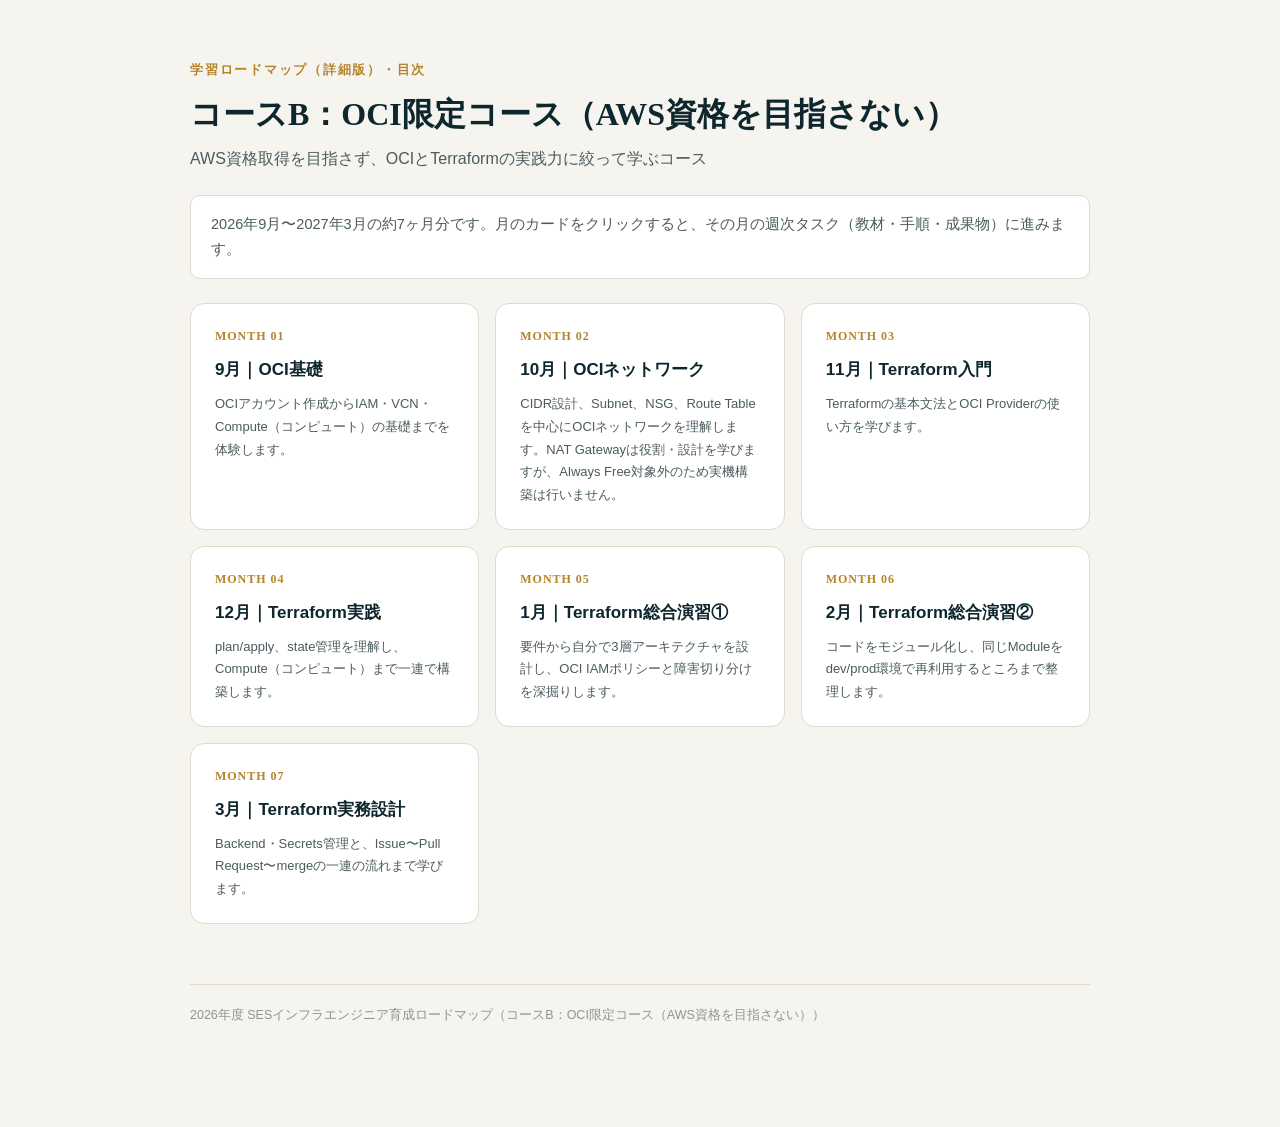
<file: index.html>
<!DOCTYPE html>
<html lang="ja">
<head>
<meta charset="UTF-8">
<meta name="viewport" content="width=device-width, initial-scale=1.0">
<title>コースB：OCI限定コース（AWS資格を目指さない）｜2026年度 ロードマップ 目次</title>
<link rel="stylesheet" href="assets/style.css">
<style>
  .layout{display:block;}
  main{max-width:980px;margin:0 auto;padding:60px 40px 100px;}
</style>
</head>
<body>
<div class="layout">
  <main>
    <div class="doc-header">
      <div class="eyebrow">学習ロードマップ（詳細版）・目次</div>
      <h1>コースB：OCI限定コース（AWS資格を目指さない）</h1>
      <p class="sub">AWS資格取得を目指さず、OCIとTerraformの実践力に絞って学ぶコース</p>
      <p class="lead">2026年9月〜2027年3月の約7ヶ月分です。月のカードをクリックすると、その月の週次タスク（教材・手順・成果物）に進みます。</p>
    </div>
    <div class="month-grid">
      <a class="month-card" href="2026-09.html">
          <div class="mnum">MONTH 01</div>
          <h3>9月｜OCI基礎</h3>
          <p>OCIアカウント作成からIAM・VCN・Compute（コンピュート）の基礎までを体験します。</p>
        </a>
      <a class="month-card" href="2026-10.html">
          <div class="mnum">MONTH 02</div>
          <h3>10月｜OCIネットワーク</h3>
          <p>CIDR設計、Subnet、NSG、Route Tableを中心にOCIネットワークを理解します。NAT Gatewayは役割・設計を学びますが、Always Free対象外のため実機構築は行いません。</p>
        </a>
      <a class="month-card" href="2026-11.html">
          <div class="mnum">MONTH 03</div>
          <h3>11月｜Terraform入門</h3>
          <p>Terraformの基本文法とOCI Providerの使い方を学びます。</p>
        </a>
      <a class="month-card" href="2026-12.html">
          <div class="mnum">MONTH 04</div>
          <h3>12月｜Terraform実践</h3>
          <p>plan/apply、state管理を理解し、Compute（コンピュート）まで一連で構築します。</p>
        </a>
      <a class="month-card" href="2027-01.html">
          <div class="mnum">MONTH 05</div>
          <h3>1月｜Terraform総合演習①</h3>
          <p>要件から自分で3層アーキテクチャを設計し、OCI IAMポリシーと障害切り分けを深掘りします。</p>
        </a>
      <a class="month-card" href="2027-02.html">
          <div class="mnum">MONTH 06</div>
          <h3>2月｜Terraform総合演習②</h3>
          <p>コードをモジュール化し、同じModuleをdev/prod環境で再利用するところまで整理します。</p>
        </a>
      <a class="month-card" href="2027-03.html">
          <div class="mnum">MONTH 07</div>
          <h3>3月｜Terraform実務設計</h3>
          <p>Backend・Secrets管理と、Issue〜Pull Request〜mergeの一連の流れまで学びます。</p>
        </a>
    </div>
    <footer>
      2026年度 SESインフラエンジニア育成ロードマップ（コースB：OCI限定コース（AWS資格を目指さない））
    </footer>
  </main>
</div>
</body>
</html>
</file>
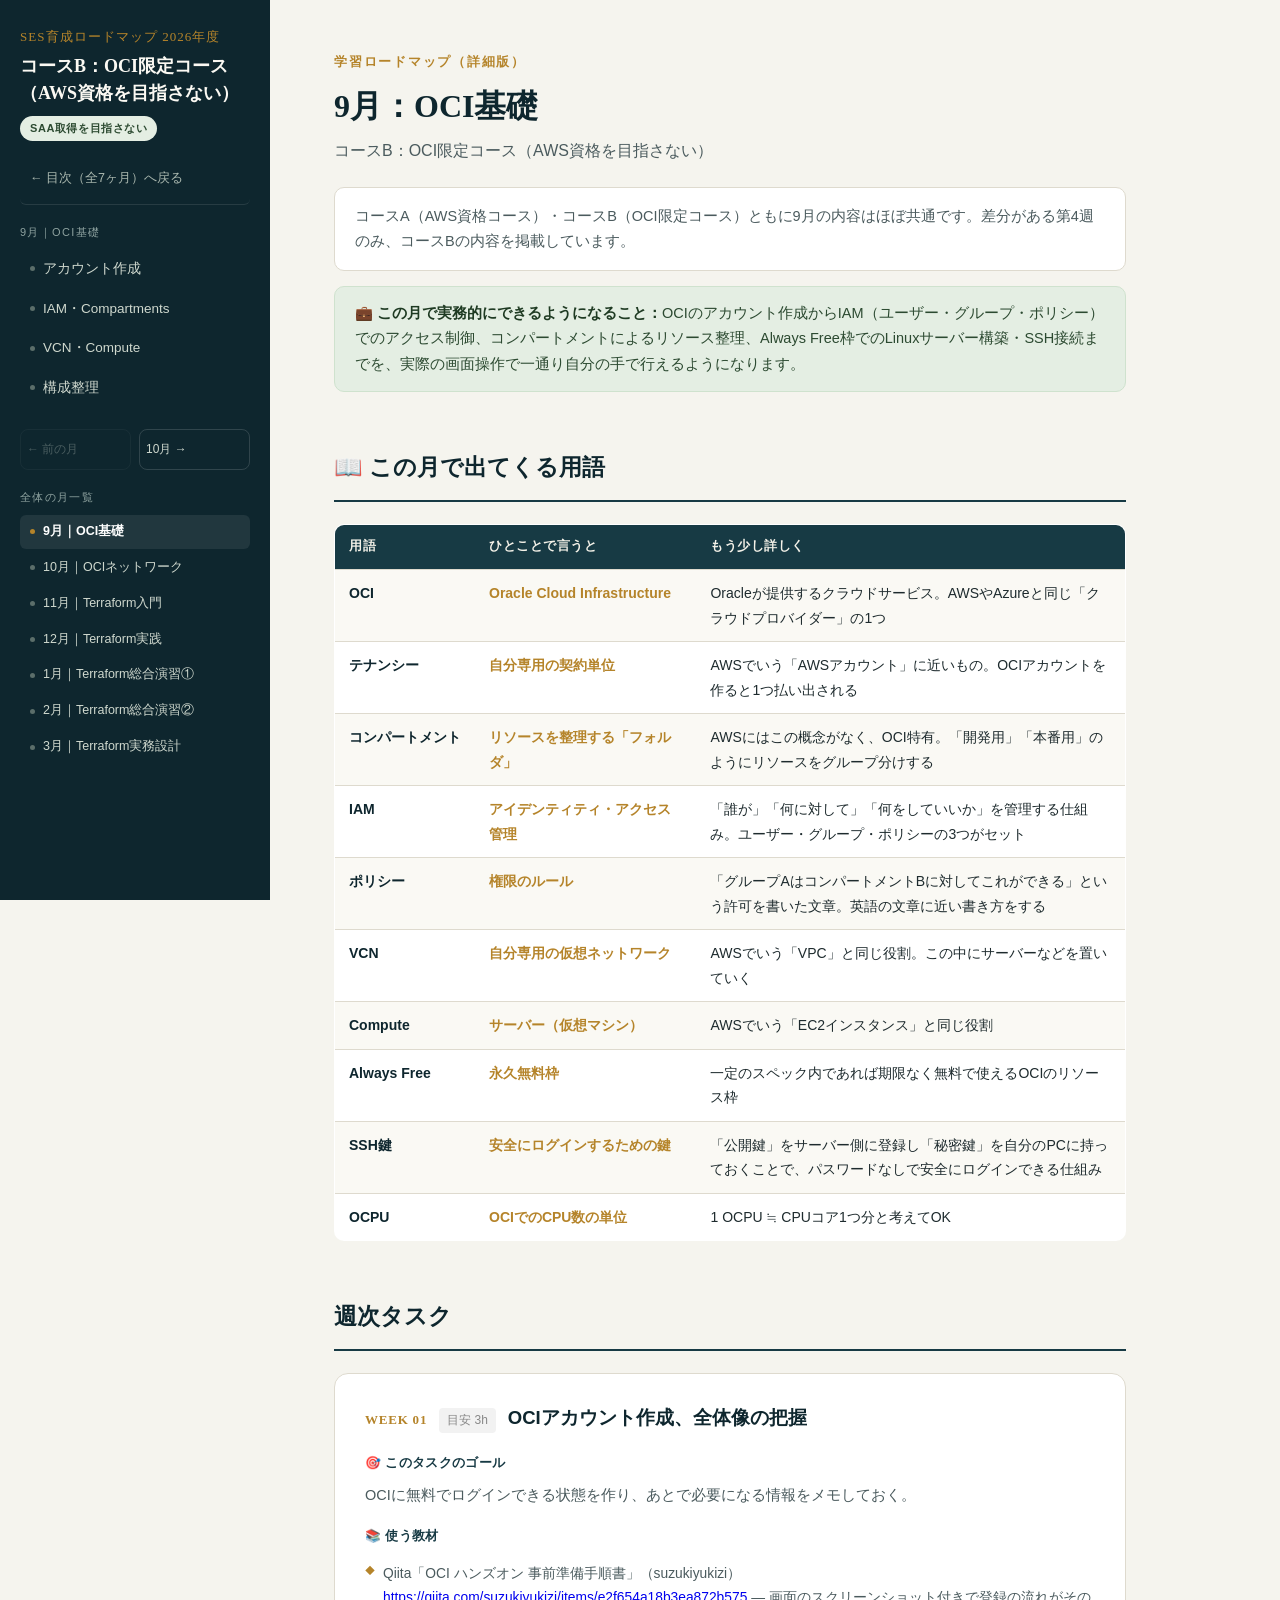
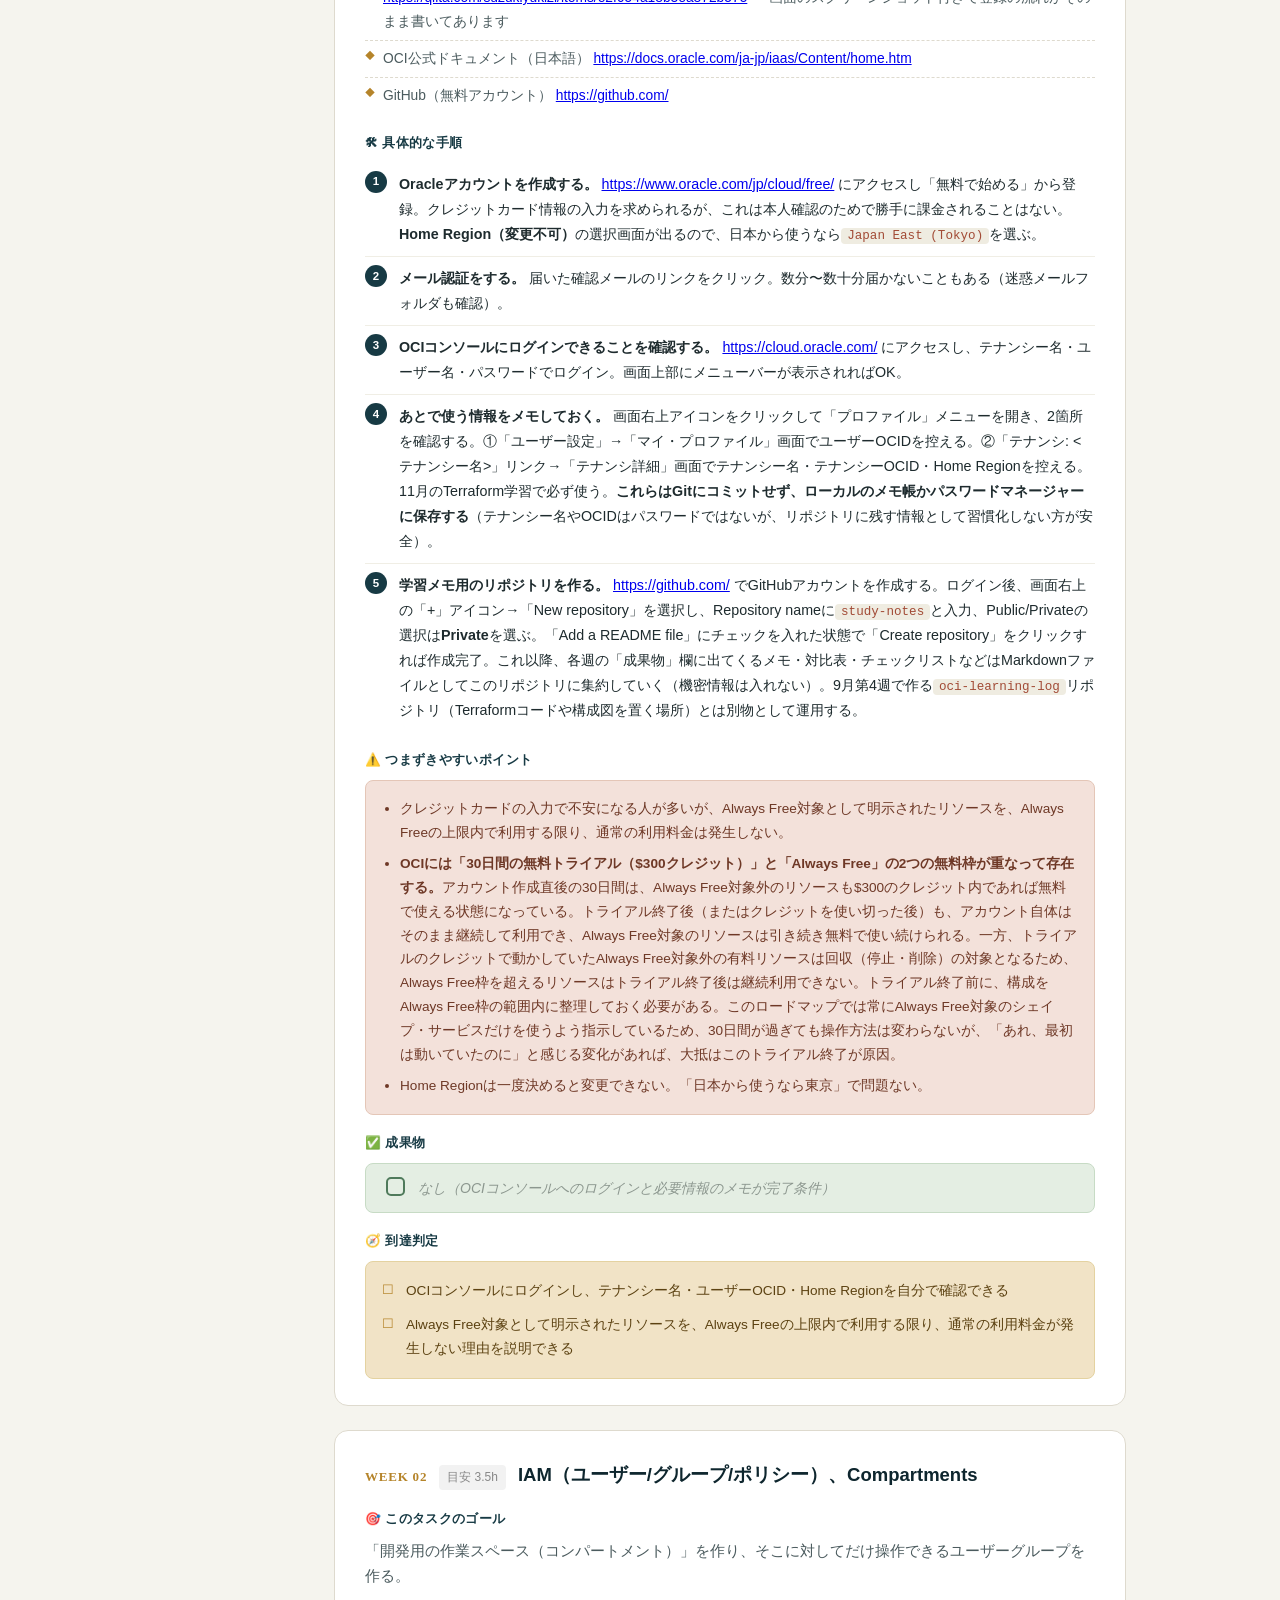
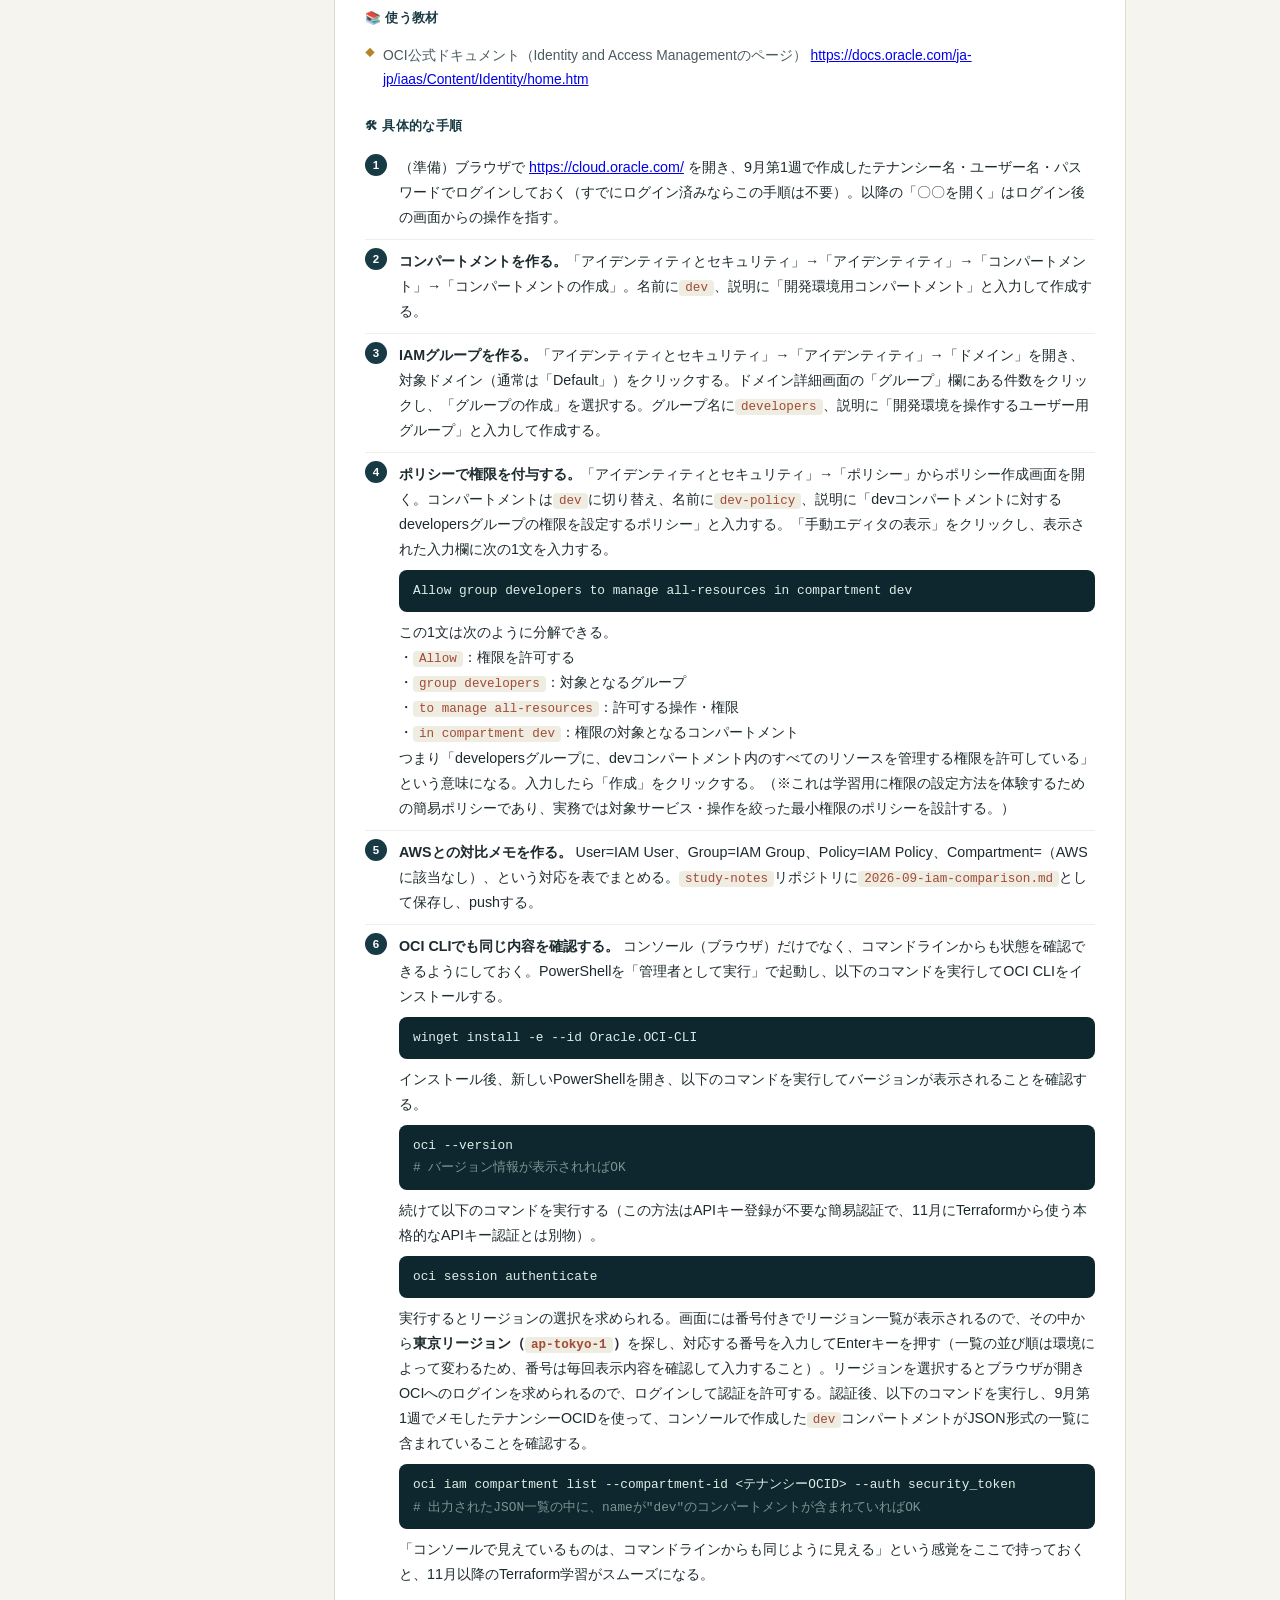
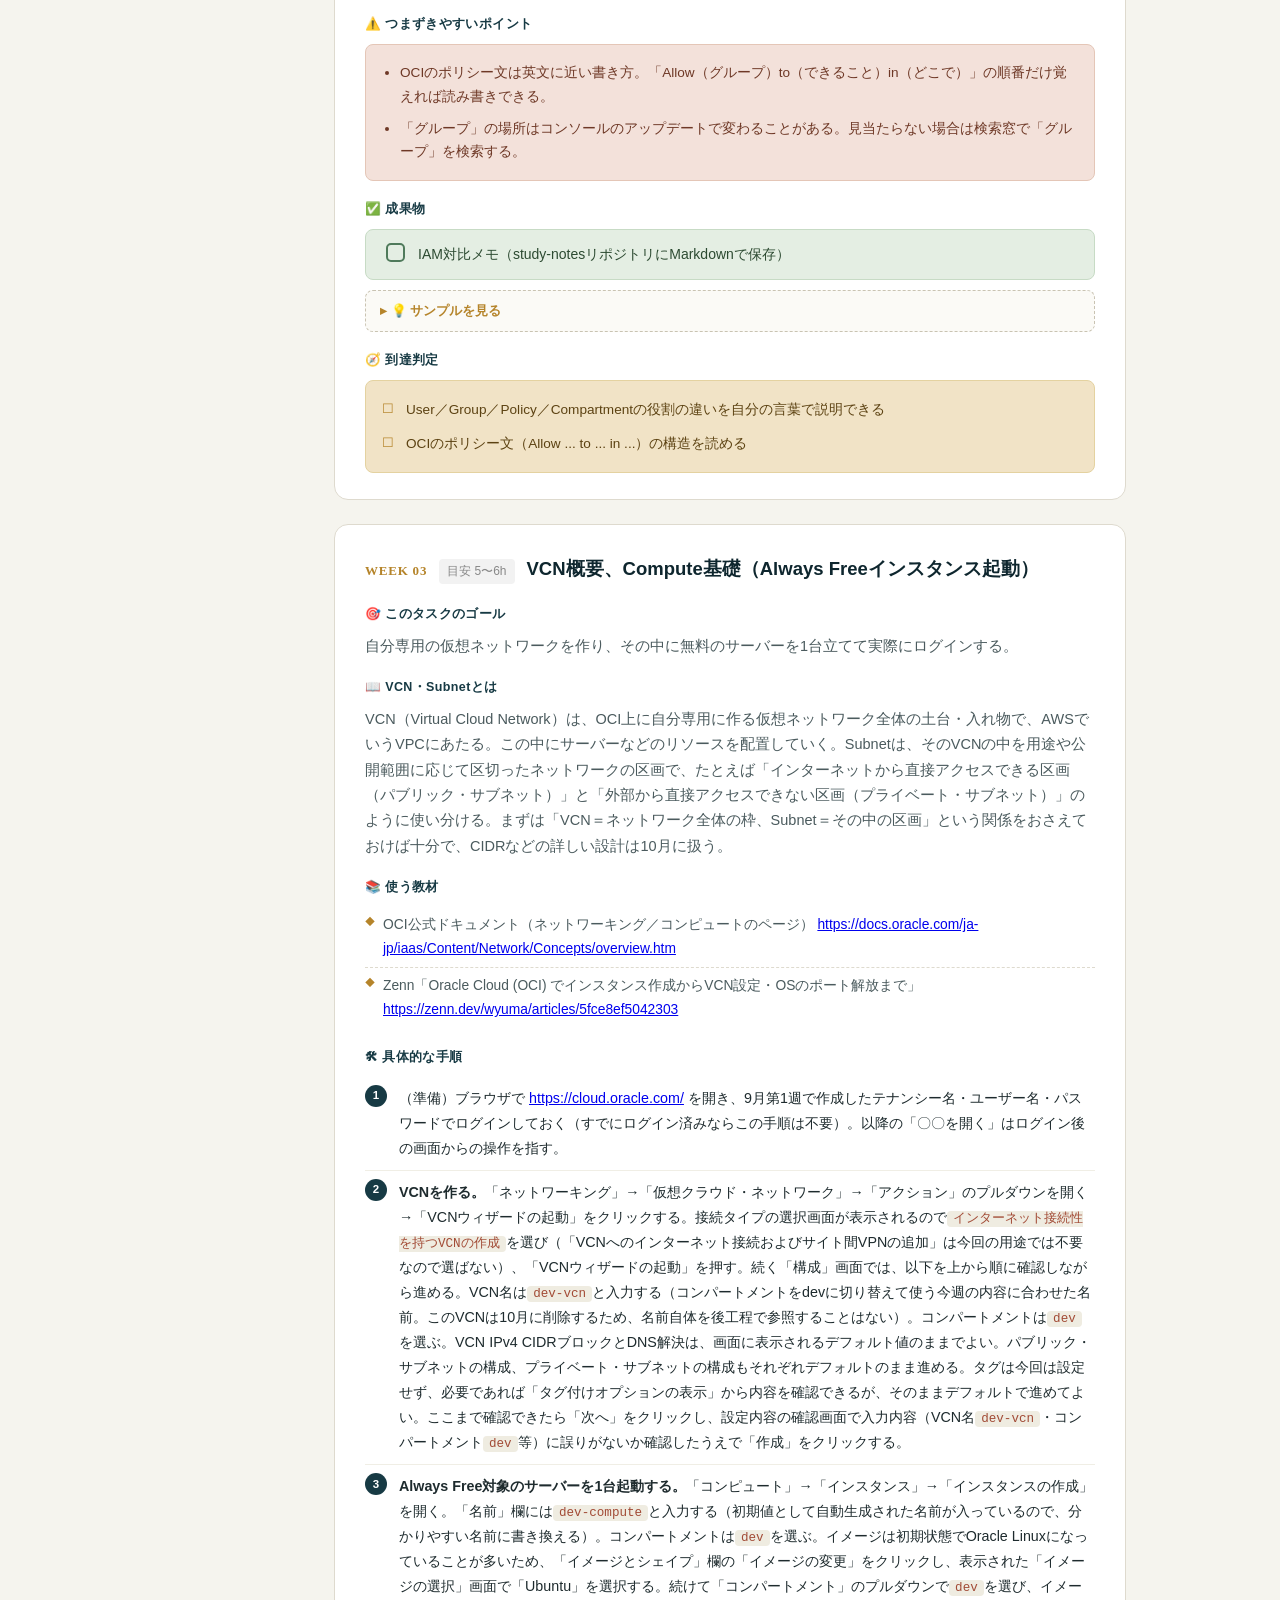
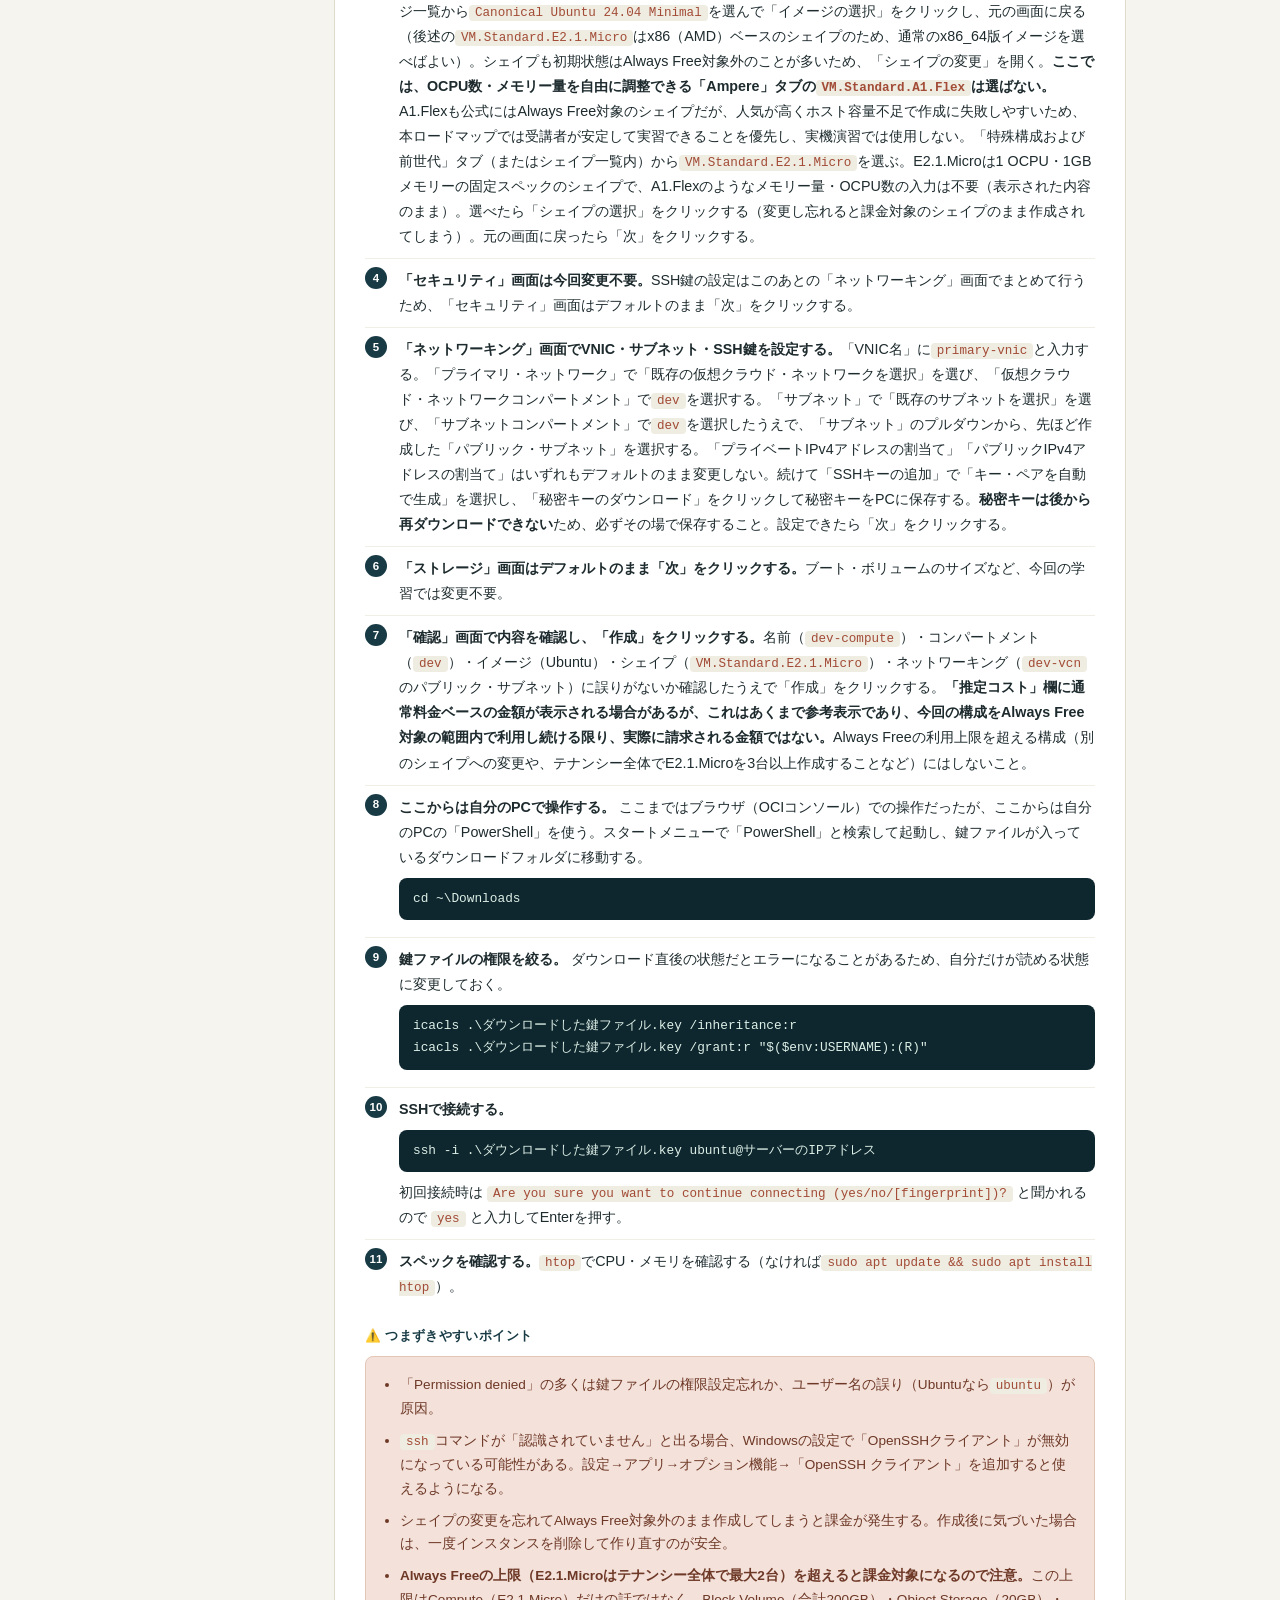
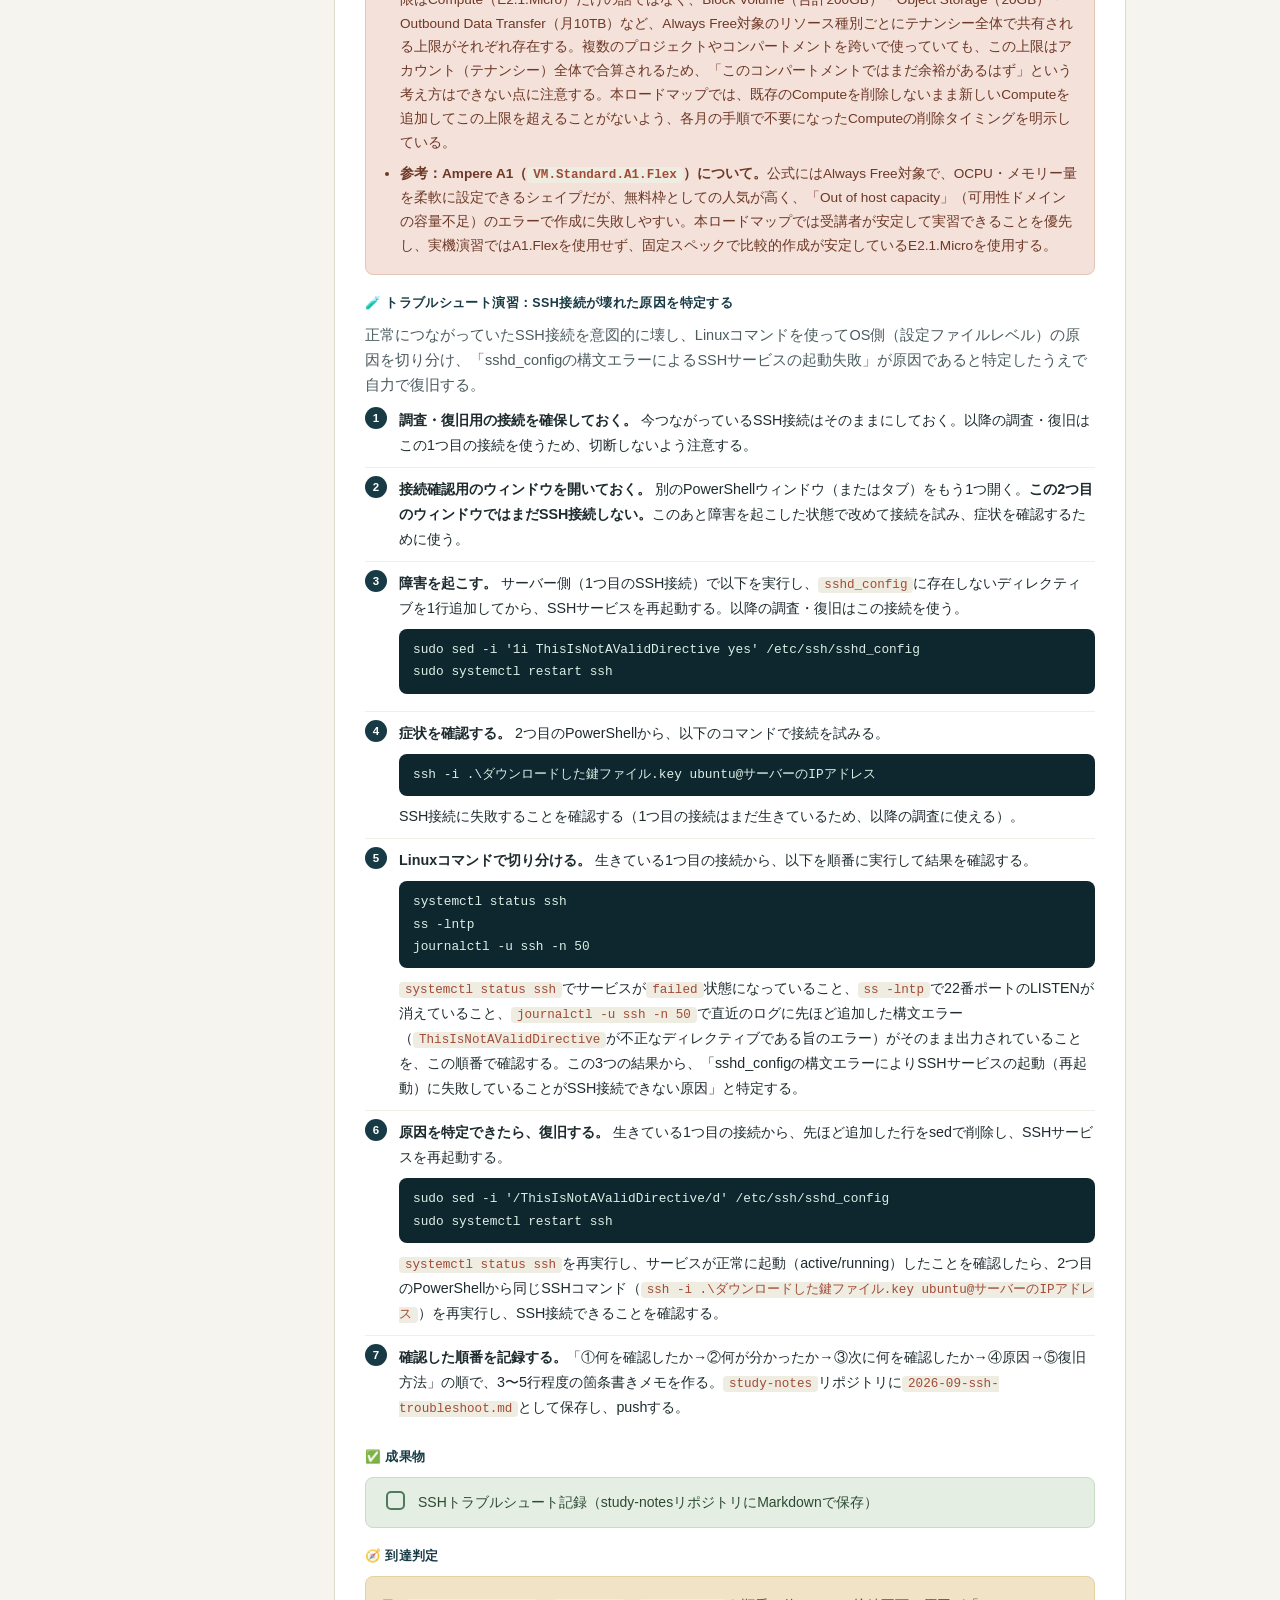
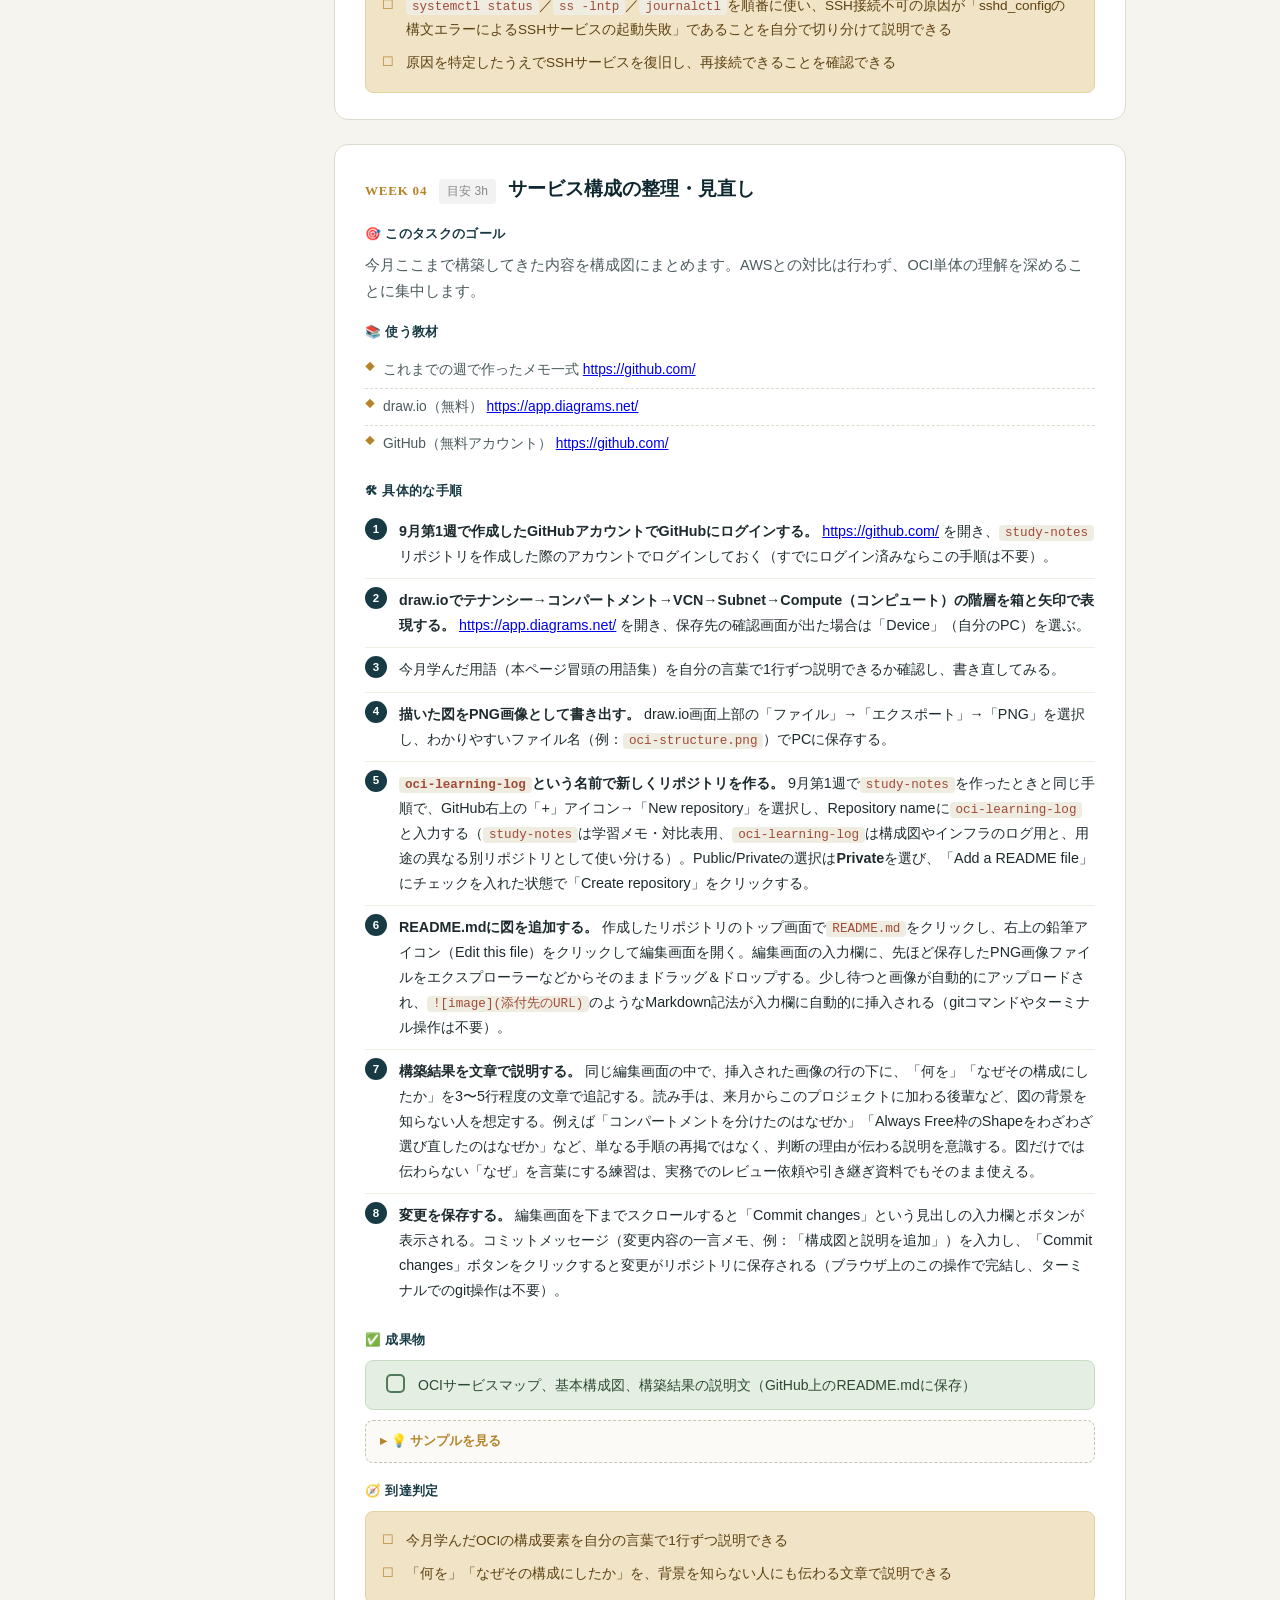
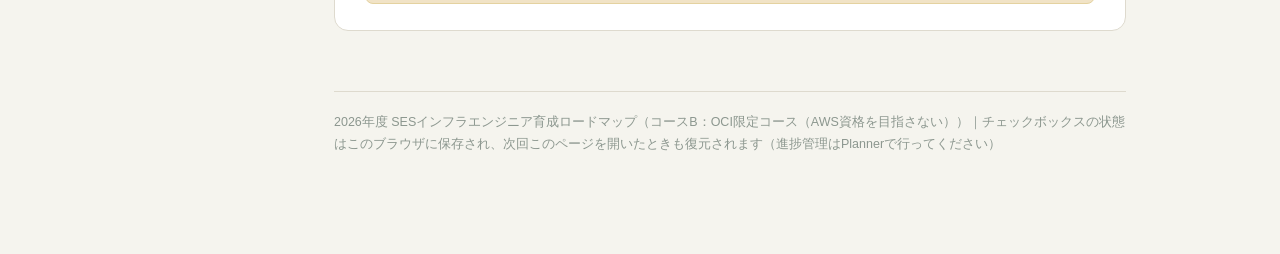
<file: 2026-09.html>
<!DOCTYPE html>
<html lang="ja">
<head>
<meta charset="UTF-8">
<meta name="viewport" content="width=device-width, initial-scale=1.0">
<title>コースB：OCI限定コース（AWS資格を目指さない）｜9月：OCI基礎</title>
<link rel="stylesheet" href="assets/style.css">
</head>
<body>
<div class="layout">
  <aside class="sidebar">
    <div class="brand">SES育成ロードマップ 2026年度</div>
    <h1>コースB：OCI限定コース（AWS資格を目指さない）</h1>
    <span class="course-badge b">SAA取得を目指さない</span>
    <a class="back-index" href="index.html">← 目次（全7ヶ月）へ戻る</a>
    <div class="nav-group-label">9月｜OCI基礎</div>
    <nav><a href="#w1"><span class="dot"></span>アカウント作成</a><a href="#w2"><span class="dot"></span>IAM・Compartments</a><a href="#w3"><span class="dot"></span>VCN・Compute</a><a href="#w4"><span class="dot"></span>構成整理</a></nav>
    <div class="prevnext"><a class="disabled">← 前の月</a><a href="2026-10.html">10月 →</a></div>
    <div class="nav-group-label">全体の月一覧</div>
    <nav class="month-nav"><a href="2026-09.html" class="current"><span class="dot"></span>9月｜OCI基礎</a><a href="2026-10.html"><span class="dot"></span>10月｜OCIネットワーク</a><a href="2026-11.html"><span class="dot"></span>11月｜Terraform入門</a><a href="2026-12.html"><span class="dot"></span>12月｜Terraform実践</a><a href="2027-01.html"><span class="dot"></span>1月｜Terraform総合演習①</a><a href="2027-02.html"><span class="dot"></span>2月｜Terraform総合演習②</a><a href="2027-03.html"><span class="dot"></span>3月｜Terraform実務設計</a></nav>
  </aside>
  <main>
    <div class="doc-header">
      <div class="eyebrow">学習ロードマップ（詳細版）</div>
      <h1>9月：OCI基礎</h1>
      <p class="sub">コースB：OCI限定コース（AWS資格を目指さない）</p>
      <p class="lead">コースA（AWS資格コース）・コースB（OCI限定コース）ともに9月の内容はほぼ共通です。差分がある第4週のみ、コースBの内容を掲載しています。</p>
      <p class="practical"><b>💼 この月で実務的にできるようになること：</b>OCIのアカウント作成からIAM（ユーザー・グループ・ポリシー）でのアクセス制御、コンパートメントによるリソース整理、Always Free枠でのLinuxサーバー構築・SSH接続までを、実際の画面操作で一通り自分の手で行えるようになります。</p>
    </div>

    <h2 class="section-title" id="glossary">📖 この月で出てくる用語</h2>
    <table class="glossary">
      <tr><th style="width:14%">用語</th><th style="width:28%">ひとことで言うと</th><th>もう少し詳しく</th></tr>
      <tr><td class="term">OCI</td><td class="short">Oracle Cloud Infrastructure</td><td>Oracleが提供するクラウドサービス。AWSやAzureと同じ「クラウドプロバイダー」の1つ</td></tr><tr><td class="term">テナンシー</td><td class="short">自分専用の契約単位</td><td>AWSでいう「AWSアカウント」に近いもの。OCIアカウントを作ると1つ払い出される</td></tr><tr><td class="term">コンパートメント</td><td class="short">リソースを整理する「フォルダ」</td><td>AWSにはこの概念がなく、OCI特有。「開発用」「本番用」のようにリソースをグループ分けする</td></tr><tr><td class="term">IAM</td><td class="short">アイデンティティ・アクセス管理</td><td>「誰が」「何に対して」「何をしていいか」を管理する仕組み。ユーザー・グループ・ポリシーの3つがセット</td></tr><tr><td class="term">ポリシー</td><td class="short">権限のルール</td><td>「グループAはコンパートメントBに対してこれができる」という許可を書いた文章。英語の文章に近い書き方をする</td></tr><tr><td class="term">VCN</td><td class="short">自分専用の仮想ネットワーク</td><td>AWSでいう「VPC」と同じ役割。この中にサーバーなどを置いていく</td></tr><tr><td class="term">Compute</td><td class="short">サーバー（仮想マシン）</td><td>AWSでいう「EC2インスタンス」と同じ役割</td></tr><tr><td class="term">Always Free</td><td class="short">永久無料枠</td><td>一定のスペック内であれば期限なく無料で使えるOCIのリソース枠</td></tr><tr><td class="term">SSH鍵</td><td class="short">安全にログインするための鍵</td><td>「公開鍵」をサーバー側に登録し「秘密鍵」を自分のPCに持っておくことで、パスワードなしで安全にログインできる仕組み</td></tr><tr><td class="term">OCPU</td><td class="short">OCIでのCPU数の単位</td><td>1 OCPU ≒ CPUコア1つ分と考えてOK</td></tr>
    </table>

    <h2 class="section-title">週次タスク</h2>
    
    <div class="week" id="w1">
      <div class="week-head"><span class="week-num">WEEK 01</span><span class="week-hours">目安 3h</span><h3>OCIアカウント作成、全体像の把握</h3></div>
      <div class="block">
        <div class="block-label">🎯 このタスクのゴール</div>
        <div class="goal-text">OCIに無料でログインできる状態を作り、あとで必要になる情報をメモしておく。</div>
      </div>
      <div class="block">
        <div class="block-label">📚 使う教材</div>
        <ul class="materials"><li>Qiita「OCI ハンズオン 事前準備手順書」（suzukiyukizi） <a href="https://qiita.com/suzukiyukizi/items/e2f654a18b3ea872b575" target="_blank" rel="noopener">https://qiita.com/suzukiyukizi/items/e2f654a18b3ea872b575</a> ― 画面のスクリーンショット付きで登録の流れがそのまま書いてあります</li><li>OCI公式ドキュメント（日本語） <a href="https://docs.oracle.com/ja-jp/iaas/Content/home.htm" target="_blank" rel="noopener">https://docs.oracle.com/ja-jp/iaas/Content/home.htm</a></li><li>GitHub（無料アカウント） <a href="https://github.com/" target="_blank" rel="noopener">https://github.com/</a></li></ul>
      </div>
      <div class="block">
        <div class="block-label">🛠 具体的な手順</div>
        <ol class="steps"><li><b>Oracleアカウントを作成する。</b> <a href="https://www.oracle.com/jp/cloud/free/" target="_blank" rel="noopener">https://www.oracle.com/jp/cloud/free/</a> にアクセスし「無料で始める」から登録。クレジットカード情報の入力を求められるが、これは本人確認のためで勝手に課金されることはない。<b>Home Region（変更不可）</b>の選択画面が出るので、日本から使うなら<code class="inline">Japan East (Tokyo)</code>を選ぶ。</li><li><b>メール認証をする。</b> 届いた確認メールのリンクをクリック。数分〜数十分届かないこともある（迷惑メールフォルダも確認）。</li><li><b>OCIコンソールにログインできることを確認する。</b> <a href="https://cloud.oracle.com/" target="_blank" rel="noopener">https://cloud.oracle.com/</a> にアクセスし、テナンシー名・ユーザー名・パスワードでログイン。画面上部にメニューバーが表示されればOK。</li><li><b>あとで使う情報をメモしておく。</b> 画面右上アイコンをクリックして「プロファイル」メニューを開き、2箇所を確認する。①「ユーザー設定」→「マイ・プロファイル」画面でユーザーOCIDを控える。②「テナンシ: &lt;テナンシー名&gt;」リンク→「テナンシ詳細」画面でテナンシー名・テナンシーOCID・Home Regionを控える。11月のTerraform学習で必ず使う。<b>これらはGitにコミットせず、ローカルのメモ帳かパスワードマネージャーに保存する</b>（テナンシー名やOCIDはパスワードではないが、リポジトリに残す情報として習慣化しない方が安全）。</li><li><b>学習メモ用のリポジトリを作る。</b> <a href="https://github.com/" target="_blank" rel="noopener">https://github.com/</a> でGitHubアカウントを作成する。ログイン後、画面右上の「+」アイコン→「New repository」を選択し、Repository nameに<code class="inline">study-notes</code>と入力、Public/Privateの選択は<b>Private</b>を選ぶ。「Add a README file」にチェックを入れた状態で「Create repository」をクリックすれば作成完了。これ以降、各週の「成果物」欄に出てくるメモ・対比表・チェックリストなどはMarkdownファイルとしてこのリポジトリに集約していく（機密情報は入れない）。9月第4週で作る<code class="inline">oci-learning-log</code>リポジトリ（Terraformコードや構成図を置く場所）とは別物として運用する。</li></ol>
      </div>
      <div class="block">
        <div class="block-label">⚠️ つまずきやすいポイント</div>
        <div class="warn-box"><ul><li>クレジットカードの入力で不安になる人が多いが、Always Free対象として明示されたリソースを、Always Freeの上限内で利用する限り、通常の利用料金は発生しない。</li><li><b>OCIには「30日間の無料トライアル（$300クレジット）」と「Always Free」の2つの無料枠が重なって存在する。</b>アカウント作成直後の30日間は、Always Free対象外のリソースも$300のクレジット内であれば無料で使える状態になっている。トライアル終了後（またはクレジットを使い切った後）も、アカウント自体はそのまま継続して利用でき、Always Free対象のリソースは引き続き無料で使い続けられる。一方、トライアルのクレジットで動かしていたAlways Free対象外の有料リソースは回収（停止・削除）の対象となるため、Always Free枠を超えるリソースはトライアル終了後は継続利用できない。トライアル終了前に、構成をAlways Free枠の範囲内に整理しておく必要がある。このロードマップでは常にAlways Free対象のシェイプ・サービスだけを使うよう指示しているため、30日間が過ぎても操作方法は変わらないが、「あれ、最初は動いていたのに」と感じる変化があれば、大抵はこのトライアル終了が原因。</li><li>Home Regionは一度決めると変更できない。「日本から使うなら東京」で問題ない。</li></ul></div>
      </div>
      <div class="block">
        <div class="block-label">✅ 成果物</div>
        <label class="deliverable" data-key="w1"><input type="checkbox"><span class="dtext"><span class="dnone">なし（OCIコンソールへのログインと必要情報のメモが完了条件）</span></span></label>
        
      </div>
      <div class="block">
        <div class="block-label">🧭 到達判定</div>
        <div class="criteria-box"><ul><li>OCIコンソールにログインし、テナンシー名・ユーザーOCID・Home Regionを自分で確認できる</li><li>Always Free対象として明示されたリソースを、Always Freeの上限内で利用する限り、通常の利用料金が発生しない理由を説明できる</li></ul></div>
      </div>
    </div>
    <div class="week" id="w2">
      <div class="week-head"><span class="week-num">WEEK 02</span><span class="week-hours">目安 3.5h</span><h3>IAM（ユーザー/グループ/ポリシー）、Compartments</h3></div>
      <div class="block">
        <div class="block-label">🎯 このタスクのゴール</div>
        <div class="goal-text">「開発用の作業スペース（コンパートメント）」を作り、そこに対してだけ操作できるユーザーグループを作る。</div>
      </div>
      <div class="block">
        <div class="block-label">📚 使う教材</div>
        <ul class="materials"><li>OCI公式ドキュメント（Identity and Access Managementのページ） <a href="https://docs.oracle.com/ja-jp/iaas/Content/Identity/home.htm" target="_blank" rel="noopener">https://docs.oracle.com/ja-jp/iaas/Content/Identity/home.htm</a></li></ul>
      </div>
      <div class="block">
        <div class="block-label">🛠 具体的な手順</div>
        <ol class="steps"><li>（準備）ブラウザで <a href="https://cloud.oracle.com/" target="_blank" rel="noopener">https://cloud.oracle.com/</a> を開き、9月第1週で作成したテナンシー名・ユーザー名・パスワードでログインしておく（すでにログイン済みならこの手順は不要）。以降の「〇〇を開く」はログイン後の画面からの操作を指す。</li><li><b>コンパートメントを作る。</b>「アイデンティティとセキュリティ」→「アイデンティティ」→「コンパートメント」→「コンパートメントの作成」。名前に<code class="inline">dev</code>、説明に「開発環境用コンパートメント」と入力して作成する。</li><li><b>IAMグループを作る。</b>「アイデンティティとセキュリティ」→「アイデンティティ」→「ドメイン」を開き、対象ドメイン（通常は「Default」）をクリックする。ドメイン詳細画面の「グループ」欄にある件数をクリックし、「グループの作成」を選択する。グループ名に<code class="inline">developers</code>、説明に「開発環境を操作するユーザー用グループ」と入力して作成する。</li><li><b>ポリシーで権限を付与する。</b>「アイデンティティとセキュリティ」→「ポリシー」からポリシー作成画面を開く。コンパートメントは<code class="inline">dev</code>に切り替え、名前に<code class="inline">dev-policy</code>、説明に「devコンパートメントに対するdevelopersグループの権限を設定するポリシー」と入力する。「手動エディタの表示」をクリックし、表示された入力欄に次の1文を入力する。<div class="cmd">Allow group developers to manage all-resources in compartment dev</div>この1文は次のように分解できる。<br>・<code class="inline">Allow</code>：権限を許可する<br>・<code class="inline">group developers</code>：対象となるグループ<br>・<code class="inline">to manage all-resources</code>：許可する操作・権限<br>・<code class="inline">in compartment dev</code>：権限の対象となるコンパートメント<br>つまり「developersグループに、devコンパートメント内のすべてのリソースを管理する権限を許可している」という意味になる。入力したら「作成」をクリックする。（※これは学習用に権限の設定方法を体験するための簡易ポリシーであり、実務では対象サービス・操作を絞った最小権限のポリシーを設計する。）</li><li><b>AWSとの対比メモを作る。</b> User=IAM User、Group=IAM Group、Policy=IAM Policy、Compartment=（AWSに該当なし）、という対応を表でまとめる。<code class="inline">study-notes</code>リポジトリに<code class="inline">2026-09-iam-comparison.md</code>として保存し、pushする。</li><li><b>OCI CLIでも同じ内容を確認する。</b> コンソール（ブラウザ）だけでなく、コマンドラインからも状態を確認できるようにしておく。PowerShellを「管理者として実行」で起動し、以下のコマンドを実行してOCI CLIをインストールする。<div class="cmd">winget install -e --id Oracle.OCI-CLI</div>インストール後、新しいPowerShellを開き、以下のコマンドを実行してバージョンが表示されることを確認する。<div class="cmd">oci --version<span class="out">
# バージョン情報が表示されればOK</span></div>続けて以下のコマンドを実行する（この方法はAPIキー登録が不要な簡易認証で、11月にTerraformから使う本格的なAPIキー認証とは別物）。<div class="cmd">oci session authenticate</div>実行するとリージョンの選択を求められる。画面には番号付きでリージョン一覧が表示されるので、その中から<b>東京リージョン（<code class="inline">ap-tokyo-1</code>）</b>を探し、対応する番号を入力してEnterキーを押す（一覧の並び順は環境によって変わるため、番号は毎回表示内容を確認して入力すること）。リージョンを選択するとブラウザが開きOCIへのログインを求められるので、ログインして認証を許可する。認証後、以下のコマンドを実行し、9月第1週でメモしたテナンシーOCIDを使って、コンソールで作成した<code class="inline">dev</code>コンパートメントがJSON形式の一覧に含まれていることを確認する。<div class="cmd">oci iam compartment list --compartment-id &lt;テナンシーOCID&gt; --auth security_token<span class="out">
# 出力されたJSON一覧の中に、nameが&quot;dev&quot;のコンパートメントが含まれていればOK</span></div>「コンソールで見えているものは、コマンドラインからも同じように見える」という感覚をここで持っておくと、11月以降のTerraform学習がスムーズになる。</li></ol>
      </div>
      <div class="block">
        <div class="block-label">⚠️ つまずきやすいポイント</div>
        <div class="warn-box"><ul><li>OCIのポリシー文は英文に近い書き方。「Allow（グループ）to（できること）in（どこで）」の順番だけ覚えれば読み書きできる。</li><li>「グループ」の場所はコンソールのアップデートで変わることがある。見当たらない場合は検索窓で「グループ」を検索する。</li></ul></div>
      </div>
      <div class="block">
        <div class="block-label">✅ 成果物</div>
        <label class="deliverable" data-key="w2"><input type="checkbox"><span class="dtext">IAM対比メモ（study-notesリポジトリにMarkdownで保存）</span></label>
        
        <details class="sample-box">
          <summary>💡 サンプルを見る</summary>
          <div class="sample-content"><p>IAM対比メモの例です（study-notesリポジトリの<code class="inline">2026-09-iam-comparison.md</code>にそのままコピーして自分用に書き換えてOK）：</p>
<pre>| OCI | AWS | 役割 |
|---|---|---|
| User | IAM User | 個人のログインアカウント |
| Group | IAM Group | ユーザーの集まり |
| Policy | IAM Policy | 権限のルール |
| Compartment | （該当なし） | リソースを整理する箱 |</pre></div>
        </details>
      </div>
      <div class="block">
        <div class="block-label">🧭 到達判定</div>
        <div class="criteria-box"><ul><li>User／Group／Policy／Compartmentの役割の違いを自分の言葉で説明できる</li><li>OCIのポリシー文（Allow ... to ... in ...）の構造を読める</li></ul></div>
      </div>
    </div>
    <div class="week" id="w3">
      <div class="week-head"><span class="week-num">WEEK 03</span><span class="week-hours">目安 5〜6h</span><h3>VCN概要、Compute基礎（Always Freeインスタンス起動）</h3></div>
      <div class="block">
        <div class="block-label">🎯 このタスクのゴール</div>
        <div class="goal-text">自分専用の仮想ネットワークを作り、その中に無料のサーバーを1台立てて実際にログインする。</div>
      </div>
      <div class="block">
        <div class="block-label">📖 VCN・Subnetとは</div>
        <div class="goal-text">VCN（Virtual Cloud Network）は、OCI上に自分専用に作る仮想ネットワーク全体の土台・入れ物で、AWSでいうVPCにあたる。この中にサーバーなどのリソースを配置していく。Subnetは、そのVCNの中を用途や公開範囲に応じて区切ったネットワークの区画で、たとえば「インターネットから直接アクセスできる区画（パブリック・サブネット）」と「外部から直接アクセスできない区画（プライベート・サブネット）」のように使い分ける。まずは「VCN＝ネットワーク全体の枠、Subnet＝その中の区画」という関係をおさえておけば十分で、CIDRなどの詳しい設計は10月に扱う。</div>
      </div>
      <div class="block">
        <div class="block-label">📚 使う教材</div>
        <ul class="materials"><li>OCI公式ドキュメント（ネットワーキング／コンピュートのページ） <a href="https://docs.oracle.com/ja-jp/iaas/Content/Network/Concepts/overview.htm" target="_blank" rel="noopener">https://docs.oracle.com/ja-jp/iaas/Content/Network/Concepts/overview.htm</a></li><li>Zenn「Oracle Cloud (OCI) でインスタンス作成からVCN設定・OSのポート解放まで」 <a href="https://zenn.dev/wyuma/articles/5fce8ef5042303" target="_blank" rel="noopener">https://zenn.dev/wyuma/articles/5fce8ef5042303</a></li></ul>
      </div>
      <div class="block">
        <div class="block-label">🛠 具体的な手順</div>
        <ol class="steps"><li>（準備）ブラウザで <a href="https://cloud.oracle.com/" target="_blank" rel="noopener">https://cloud.oracle.com/</a> を開き、9月第1週で作成したテナンシー名・ユーザー名・パスワードでログインしておく（すでにログイン済みならこの手順は不要）。以降の「〇〇を開く」はログイン後の画面からの操作を指す。</li><li><b>VCNを作る。</b>「ネットワーキング」→「仮想クラウド・ネットワーク」→「アクション」のプルダウンを開く→「VCNウィザードの起動」をクリックする。接続タイプの選択画面が表示されるので<code class="inline">インターネット接続性を持つVCNの作成</code>を選び（「VCNへのインターネット接続およびサイト間VPNの追加」は今回の用途では不要なので選ばない）、「VCNウィザードの起動」を押す。続く「構成」画面では、以下を上から順に確認しながら進める。VCN名は<code class="inline">dev-vcn</code>と入力する（コンパートメントをdevに切り替えて使う今週の内容に合わせた名前。このVCNは10月に削除するため、名前自体を後工程で参照することはない）。コンパートメントは<code class="inline">dev</code>を選ぶ。VCN IPv4 CIDRブロックとDNS解決は、画面に表示されるデフォルト値のままでよい。パブリック・サブネットの構成、プライベート・サブネットの構成もそれぞれデフォルトのまま進める。タグは今回は設定せず、必要であれば「タグ付けオプションの表示」から内容を確認できるが、そのままデフォルトで進めてよい。ここまで確認できたら「次へ」をクリックし、設定内容の確認画面で入力内容（VCN名<code class="inline">dev-vcn</code>・コンパートメント<code class="inline">dev</code>等）に誤りがないか確認したうえで「作成」をクリックする。</li><li><b>Always Free対象のサーバーを1台起動する。</b>「コンピュート」→「インスタンス」→「インスタンスの作成」を開く。「名前」欄には<code class="inline">dev-compute</code>と入力する（初期値として自動生成された名前が入っているので、分かりやすい名前に書き換える）。コンパートメントは<code class="inline">dev</code>を選ぶ。イメージは初期状態でOracle Linuxになっていることが多いため、「イメージとシェイプ」欄の「イメージの変更」をクリックし、表示された「イメージの選択」画面で「Ubuntu」を選択する。続けて「コンパートメント」のプルダウンで<code class="inline">dev</code>を選び、イメージ一覧から<code class="inline">Canonical Ubuntu 24.04 Minimal</code>を選んで「イメージの選択」をクリックし、元の画面に戻る（後述の<code class="inline">VM.Standard.E2.1.Micro</code>はx86（AMD）ベースのシェイプのため、通常のx86_64版イメージを選べばよい）。シェイプも初期状態はAlways Free対象外のことが多いため、「シェイプの変更」を開く。<b>ここでは、OCPU数・メモリー量を自由に調整できる「Ampere」タブの<code class="inline">VM.Standard.A1.Flex</code>は選ばない。</b>A1.Flexも公式にはAlways Free対象のシェイプだが、人気が高くホスト容量不足で作成に失敗しやすいため、本ロードマップでは受講者が安定して実習できることを優先し、実機演習では使用しない。「特殊構成および前世代」タブ（またはシェイプ一覧内）から<code class="inline">VM.Standard.E2.1.Micro</code>を選ぶ。E2.1.Microは1 OCPU・1GBメモリーの固定スペックのシェイプで、A1.Flexのようなメモリー量・OCPU数の入力は不要（表示された内容のまま）。選べたら「シェイプの選択」をクリックする（変更し忘れると課金対象のシェイプのまま作成されてしまう）。元の画面に戻ったら「次」をクリックする。</li><li><b>「セキュリティ」画面は今回変更不要。</b>SSH鍵の設定はこのあとの「ネットワーキング」画面でまとめて行うため、「セキュリティ」画面はデフォルトのまま「次」をクリックする。</li><li><b>「ネットワーキング」画面でVNIC・サブネット・SSH鍵を設定する。</b>「VNIC名」に<code class="inline">primary-vnic</code>と入力する。「プライマリ・ネットワーク」で「既存の仮想クラウド・ネットワークを選択」を選び、「仮想クラウド・ネットワークコンパートメント」で<code class="inline">dev</code>を選択する。「サブネット」で「既存のサブネットを選択」を選び、「サブネットコンパートメント」で<code class="inline">dev</code>を選択したうえで、「サブネット」のプルダウンから、先ほど作成した「パブリック・サブネット」を選択する。「プライベートIPv4アドレスの割当て」「パブリックIPv4アドレスの割当て」はいずれもデフォルトのまま変更しない。続けて「SSHキーの追加」で「キー・ペアを自動で生成」を選択し、「秘密キーのダウンロード」をクリックして秘密キーをPCに保存する。<b>秘密キーは後から再ダウンロードできない</b>ため、必ずその場で保存すること。設定できたら「次」をクリックする。</li><li><b>「ストレージ」画面はデフォルトのまま「次」をクリックする。</b>ブート・ボリュームのサイズなど、今回の学習では変更不要。</li><li><b>「確認」画面で内容を確認し、「作成」をクリックする。</b>名前（<code class="inline">dev-compute</code>）・コンパートメント（<code class="inline">dev</code>）・イメージ（Ubuntu）・シェイプ（<code class="inline">VM.Standard.E2.1.Micro</code>）・ネットワーキング（<code class="inline">dev-vcn</code>のパブリック・サブネット）に誤りがないか確認したうえで「作成」をクリックする。<b>「推定コスト」欄に通常料金ベースの金額が表示される場合があるが、これはあくまで参考表示であり、今回の構成をAlways Free対象の範囲内で利用し続ける限り、実際に請求される金額ではない。</b>Always Freeの利用上限を超える構成（別のシェイプへの変更や、テナンシー全体でE2.1.Microを3台以上作成することなど）にはしないこと。</li><li><b>ここからは自分のPCで操作する。</b> ここまではブラウザ（OCIコンソール）での操作だったが、ここからは自分のPCの「PowerShell」を使う。スタートメニューで「PowerShell」と検索して起動し、鍵ファイルが入っているダウンロードフォルダに移動する。<div class="cmd">cd ~\Downloads</div></li><li><b>鍵ファイルの権限を絞る。</b> ダウンロード直後の状態だとエラーになることがあるため、自分だけが読める状態に変更しておく。<div class="cmd">icacls .\ダウンロードした鍵ファイル.key /inheritance:r
icacls .\ダウンロードした鍵ファイル.key /grant:r "$($env:USERNAME):(R)"</div></li><li><b>SSHで接続する。</b><div class="cmd">ssh -i .\ダウンロードした鍵ファイル.key ubuntu@サーバーのIPアドレス</div> 初回接続時は <code class="inline">Are you sure you want to continue connecting (yes/no/[fingerprint])?</code> と聞かれるので <code class="inline">yes</code> と入力してEnterを押す。</li><li><b>スペックを確認する。</b><code class="inline">htop</code>でCPU・メモリを確認する（なければ<code class="inline">sudo apt update &amp;&amp; sudo apt install htop</code>）。</li></ol>
      </div>
      <div class="block">
        <div class="block-label">⚠️ つまずきやすいポイント</div>
        <div class="warn-box"><ul><li>「Permission denied」の多くは鍵ファイルの権限設定忘れか、ユーザー名の誤り（Ubuntuなら<code class="inline">ubuntu</code>）が原因。</li><li><code class="inline">ssh</code>コマンドが「認識されていません」と出る場合、Windowsの設定で「OpenSSHクライアント」が無効になっている可能性がある。設定→アプリ→オプション機能→「OpenSSH クライアント」を追加すると使えるようになる。</li><li>シェイプの変更を忘れてAlways Free対象外のまま作成してしまうと課金が発生する。作成後に気づいた場合は、一度インスタンスを削除して作り直すのが安全。</li><li><b>Always Freeの上限（E2.1.Microはテナンシー全体で最大2台）を超えると課金対象になるので注意。</b>この上限はCompute（E2.1.Micro）だけの話ではなく、Block Volume（合計200GB）・Object Storage（20GB）・Outbound Data Transfer（月10TB）など、Always Free対象のリソース種別ごとにテナンシー全体で共有される上限がそれぞれ存在する。複数のプロジェクトやコンパートメントを跨いで使っていても、この上限はアカウント（テナンシー）全体で合算されるため、「このコンパートメントではまだ余裕があるはず」という考え方はできない点に注意する。本ロードマップでは、既存のComputeを削除しないまま新しいComputeを追加してこの上限を超えることがないよう、各月の手順で不要になったComputeの削除タイミングを明示している。</li><li><b>参考：Ampere A1（<code class="inline">VM.Standard.A1.Flex</code>）について。</b>公式にはAlways Free対象で、OCPU・メモリー量を柔軟に設定できるシェイプだが、無料枠としての人気が高く、「Out of host capacity」（可用性ドメインの容量不足）のエラーで作成に失敗しやすい。本ロードマップでは受講者が安定して実習できることを優先し、実機演習ではA1.Flexを使用せず、固定スペックで比較的作成が安定しているE2.1.Microを使用する。</li></ul></div>
      </div>
      <div class="block">
        <div class="block-label">🧪 トラブルシュート演習：SSH接続が壊れた原因を特定する</div>
        <div class="goal-text">正常につながっていたSSH接続を意図的に壊し、Linuxコマンドを使ってOS側（設定ファイルレベル）の原因を切り分け、「sshd_configの構文エラーによるSSHサービスの起動失敗」が原因であると特定したうえで自力で復旧する。</div>
        <ol class="steps"><li><b>調査・復旧用の接続を確保しておく。</b> 今つながっているSSH接続はそのままにしておく。以降の調査・復旧はこの1つ目の接続を使うため、切断しないよう注意する。</li><li><b>接続確認用のウィンドウを開いておく。</b> 別のPowerShellウィンドウ（またはタブ）をもう1つ開く。<b>この2つ目のウィンドウではまだSSH接続しない。</b>このあと障害を起こした状態で改めて接続を試み、症状を確認するために使う。</li><li><b>障害を起こす。</b> サーバー側（1つ目のSSH接続）で以下を実行し、<code class="inline">sshd_config</code>に存在しないディレクティブを1行追加してから、SSHサービスを再起動する。以降の調査・復旧はこの接続を使う。<div class="cmd">sudo sed -i '1i ThisIsNotAValidDirective yes' /etc/ssh/sshd_config
sudo systemctl restart ssh</div></li><li><b>症状を確認する。</b> 2つ目のPowerShellから、以下のコマンドで接続を試みる。<div class="cmd">ssh -i .\ダウンロードした鍵ファイル.key ubuntu@サーバーのIPアドレス</div>SSH接続に失敗することを確認する（1つ目の接続はまだ生きているため、以降の調査に使える）。</li><li><b>Linuxコマンドで切り分ける。</b> 生きている1つ目の接続から、以下を順番に実行して結果を確認する。<div class="cmd">systemctl status ssh
ss -lntp
journalctl -u ssh -n 50</div><code class="inline">systemctl status ssh</code>でサービスが<code class="inline">failed</code>状態になっていること、<code class="inline">ss -lntp</code>で22番ポートのLISTENが消えていること、<code class="inline">journalctl -u ssh -n 50</code>で直近のログに先ほど追加した構文エラー（<code class="inline">ThisIsNotAValidDirective</code>が不正なディレクティブである旨のエラー）がそのまま出力されていることを、この順番で確認する。この3つの結果から、「sshd_configの構文エラーによりSSHサービスの起動（再起動）に失敗していることがSSH接続できない原因」と特定する。</li><li><b>原因を特定できたら、復旧する。</b> 生きている1つ目の接続から、先ほど追加した行をsedで削除し、SSHサービスを再起動する。<div class="cmd">sudo sed -i '/ThisIsNotAValidDirective/d' /etc/ssh/sshd_config
sudo systemctl restart ssh</div><code class="inline">systemctl status ssh</code>を再実行し、サービスが正常に起動（active/running）したことを確認したら、2つ目のPowerShellから同じSSHコマンド（<code class="inline">ssh -i .\ダウンロードした鍵ファイル.key ubuntu@サーバーのIPアドレス</code>）を再実行し、SSH接続できることを確認する。</li><li><b>確認した順番を記録する。</b>「①何を確認したか→②何が分かったか→③次に何を確認したか→④原因→⑤復旧方法」の順で、3〜5行程度の箇条書きメモを作る。<code class="inline">study-notes</code>リポジトリに<code class="inline">2026-09-ssh-troubleshoot.md</code>として保存し、pushする。</li></ol>
      </div>
      <div class="block">
        <div class="block-label">✅ 成果物</div>
        <label class="deliverable" data-key="w3"><input type="checkbox"><span class="dtext">SSHトラブルシュート記録（study-notesリポジトリにMarkdownで保存）</span></label>
        
      </div>
      <div class="block">
        <div class="block-label">🧭 到達判定</div>
        <div class="criteria-box"><ul><li><code class="inline">systemctl status</code>／<code class="inline">ss -lntp</code>／<code class="inline">journalctl</code>を順番に使い、SSH接続不可の原因が「sshd_configの構文エラーによるSSHサービスの起動失敗」であることを自分で切り分けて説明できる</li><li>原因を特定したうえでSSHサービスを復旧し、再接続できることを確認できる</li></ul></div>
      </div>
    </div>
    <div class="week" id="w4">
      <div class="week-head"><span class="week-num">WEEK 04</span><span class="week-hours">目安 3h</span><h3>サービス構成の整理・見直し</h3></div>
      <div class="block">
        <div class="block-label">🎯 このタスクのゴール</div>
        <div class="goal-text">今月ここまで構築してきた内容を構成図にまとめます。AWSとの対比は行わず、OCI単体の理解を深めることに集中します。</div>
      </div>
      <div class="block">
        <div class="block-label">📚 使う教材</div>
        <ul class="materials"><li>これまでの週で作ったメモ一式 <a href="https://github.com/" target="_blank" rel="noopener">https://github.com/</a></li><li>draw.io（無料） <a href="https://app.diagrams.net/" target="_blank" rel="noopener">https://app.diagrams.net/</a></li><li>GitHub（無料アカウント） <a href="https://github.com/" target="_blank" rel="noopener">https://github.com/</a></li></ul>
      </div>
      <div class="block">
        <div class="block-label">🛠 具体的な手順</div>
        <ol class="steps"><li><b>9月第1週で作成したGitHubアカウントでGitHubにログインする。</b> <a href="https://github.com/" target="_blank" rel="noopener">https://github.com/</a> を開き、<code class="inline">study-notes</code>リポジトリを作成した際のアカウントでログインしておく（すでにログイン済みならこの手順は不要）。</li><li><b>draw.ioでテナンシー→コンパートメント→VCN→Subnet→Compute（コンピュート）の階層を箱と矢印で表現する。</b> <a href="https://app.diagrams.net/" target="_blank" rel="noopener">https://app.diagrams.net/</a> を開き、保存先の確認画面が出た場合は「Device」（自分のPC）を選ぶ。</li><li>今月学んだ用語（本ページ冒頭の用語集）を自分の言葉で1行ずつ説明できるか確認し、書き直してみる。</li><li><b>描いた図をPNG画像として書き出す。</b> draw.io画面上部の「ファイル」→「エクスポート」→「PNG」を選択し、わかりやすいファイル名（例：<code class="inline">oci-structure.png</code>）でPCに保存する。</li><li><b><code class="inline">oci-learning-log</code>という名前で新しくリポジトリを作る。</b> 9月第1週で<code class="inline">study-notes</code>を作ったときと同じ手順で、GitHub右上の「+」アイコン→「New repository」を選択し、Repository nameに<code class="inline">oci-learning-log</code>と入力する（<code class="inline">study-notes</code>は学習メモ・対比表用、<code class="inline">oci-learning-log</code>は構成図やインフラのログ用と、用途の異なる別リポジトリとして使い分ける）。Public/Privateの選択は<b>Private</b>を選び、「Add a README file」にチェックを入れた状態で「Create repository」をクリックする。</li><li><b>README.mdに図を追加する。</b> 作成したリポジトリのトップ画面で<code class="inline">README.md</code>をクリックし、右上の鉛筆アイコン（Edit this file）をクリックして編集画面を開く。編集画面の入力欄に、先ほど保存したPNG画像ファイルをエクスプローラーなどからそのままドラッグ＆ドロップする。少し待つと画像が自動的にアップロードされ、<code class="inline">![image](添付先のURL)</code>のようなMarkdown記法が入力欄に自動的に挿入される（gitコマンドやターミナル操作は不要）。</li><li><b>構築結果を文章で説明する。</b> 同じ編集画面の中で、挿入された画像の行の下に、「何を」「なぜその構成にしたか」を3〜5行程度の文章で追記する。読み手は、来月からこのプロジェクトに加わる後輩など、図の背景を知らない人を想定する。例えば「コンパートメントを分けたのはなぜか」「Always Free枠のShapeをわざわざ選び直したのはなぜか」など、単なる手順の再掲ではなく、判断の理由が伝わる説明を意識する。図だけでは伝わらない「なぜ」を言葉にする練習は、実務でのレビュー依頼や引き継ぎ資料でもそのまま使える。</li><li><b>変更を保存する。</b> 編集画面を下までスクロールすると「Commit changes」という見出しの入力欄とボタンが表示される。コミットメッセージ（変更内容の一言メモ、例：「構成図と説明を追加」）を入力し、「Commit changes」ボタンをクリックすると変更がリポジトリに保存される（ブラウザ上のこの操作で完結し、ターミナルでのgit操作は不要）。</li></ol>
      </div>
      <div class="block">
        <div class="block-label">✅ 成果物</div>
        <label class="deliverable" data-key="w4"><input type="checkbox"><span class="dtext">OCIサービスマップ、基本構成図、構築結果の説明文（GitHub上のREADME.mdに保存）</span></label>
        
        <details class="sample-box">
          <summary>💡 サンプルを見る</summary>
          <div class="sample-content"><p>構成図に最低限含めたい要素の例（draw.ioで箱と矢印を描くイメージ）：</p>
<pre>テナンシー
  └ コンパートメント（dev）
       └ VCN（10.0.0.0/16）
            └ Public Subnet（10.0.1.0/24）
                 └ Compute（Ubuntu, VM.Standard.E2.1.Micro）</pre>
<p>矢印の下に、それぞれの箱が何をしているか（例：「Public Subnetはインターネットからアクセス可能な区画」など）を1行で添えると分かりやすくなります。</p>
<p>保存先は<code class="inline">oci-learning-log</code>リポジトリの<code class="inline">README.md</code>（この画像を貼り付ける）。このリポジトリは11月以降Terraformコードを置く場所としても使い続けます。</p></div>
        </details>
      </div>
      <div class="block">
        <div class="block-label">🧭 到達判定</div>
        <div class="criteria-box"><ul><li>今月学んだOCIの構成要素を自分の言葉で1行ずつ説明できる</li><li>「何を」「なぜその構成にしたか」を、背景を知らない人にも伝わる文章で説明できる</li></ul></div>
      </div>
    </div>

    <footer>
      2026年度 SESインフラエンジニア育成ロードマップ（コースB：OCI限定コース（AWS資格を目指さない））｜チェックボックスの状態はこのブラウザに保存され、次回このページを開いたときも復元されます（進捗管理はPlannerで行ってください）
    </footer>
  </main>
</div>
<script>
(function() {
  const STORAGE_KEY = 'roadmap-checklist:courseB-2026-09';
  let storageAvailable = true;
  let saved = {};
  try {
    const raw = window.localStorage.getItem(STORAGE_KEY);
    saved = raw ? JSON.parse(raw) : {};
  } catch (e) {
    storageAvailable = false;
  }

  function persist() {
    if (!storageAvailable) return;
    try {
      window.localStorage.setItem(STORAGE_KEY, JSON.stringify(saved));
    } catch (e) {
      storageAvailable = false;
    }
  }

  const boxes = document.querySelectorAll('.deliverable input[type=checkbox]');
  boxes.forEach(b => {
    const label = b.closest('.deliverable');
    const key = label ? label.getAttribute('data-key') : null;
    if (key && saved[key]) {
      b.checked = true;
      label.classList.add('done');
    }
    b.addEventListener('change', () => {
      label.classList.toggle('done', b.checked);
      if (key) {
        if (b.checked) {
          saved[key] = true;
        } else {
          delete saved[key];
        }
        persist();
      }
    });
  });
})();
</script>
</body>
</html>
</file>
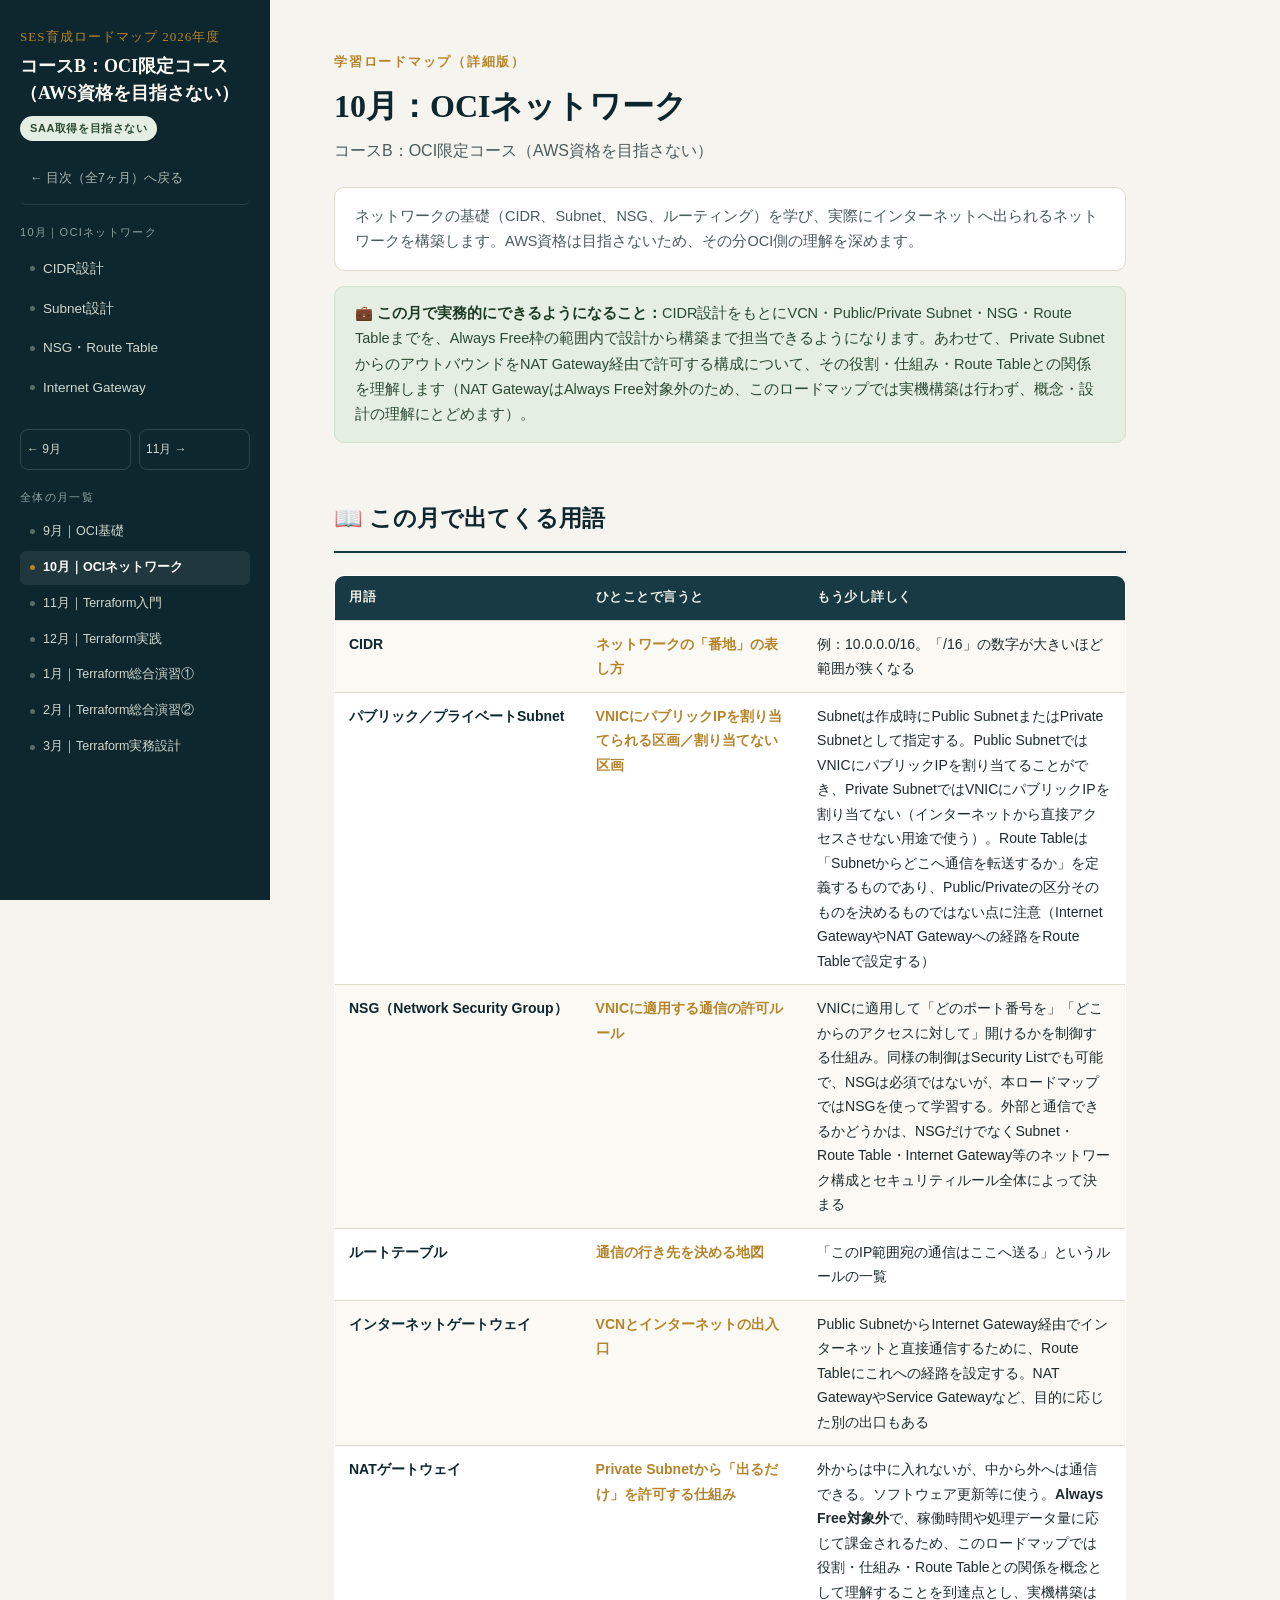
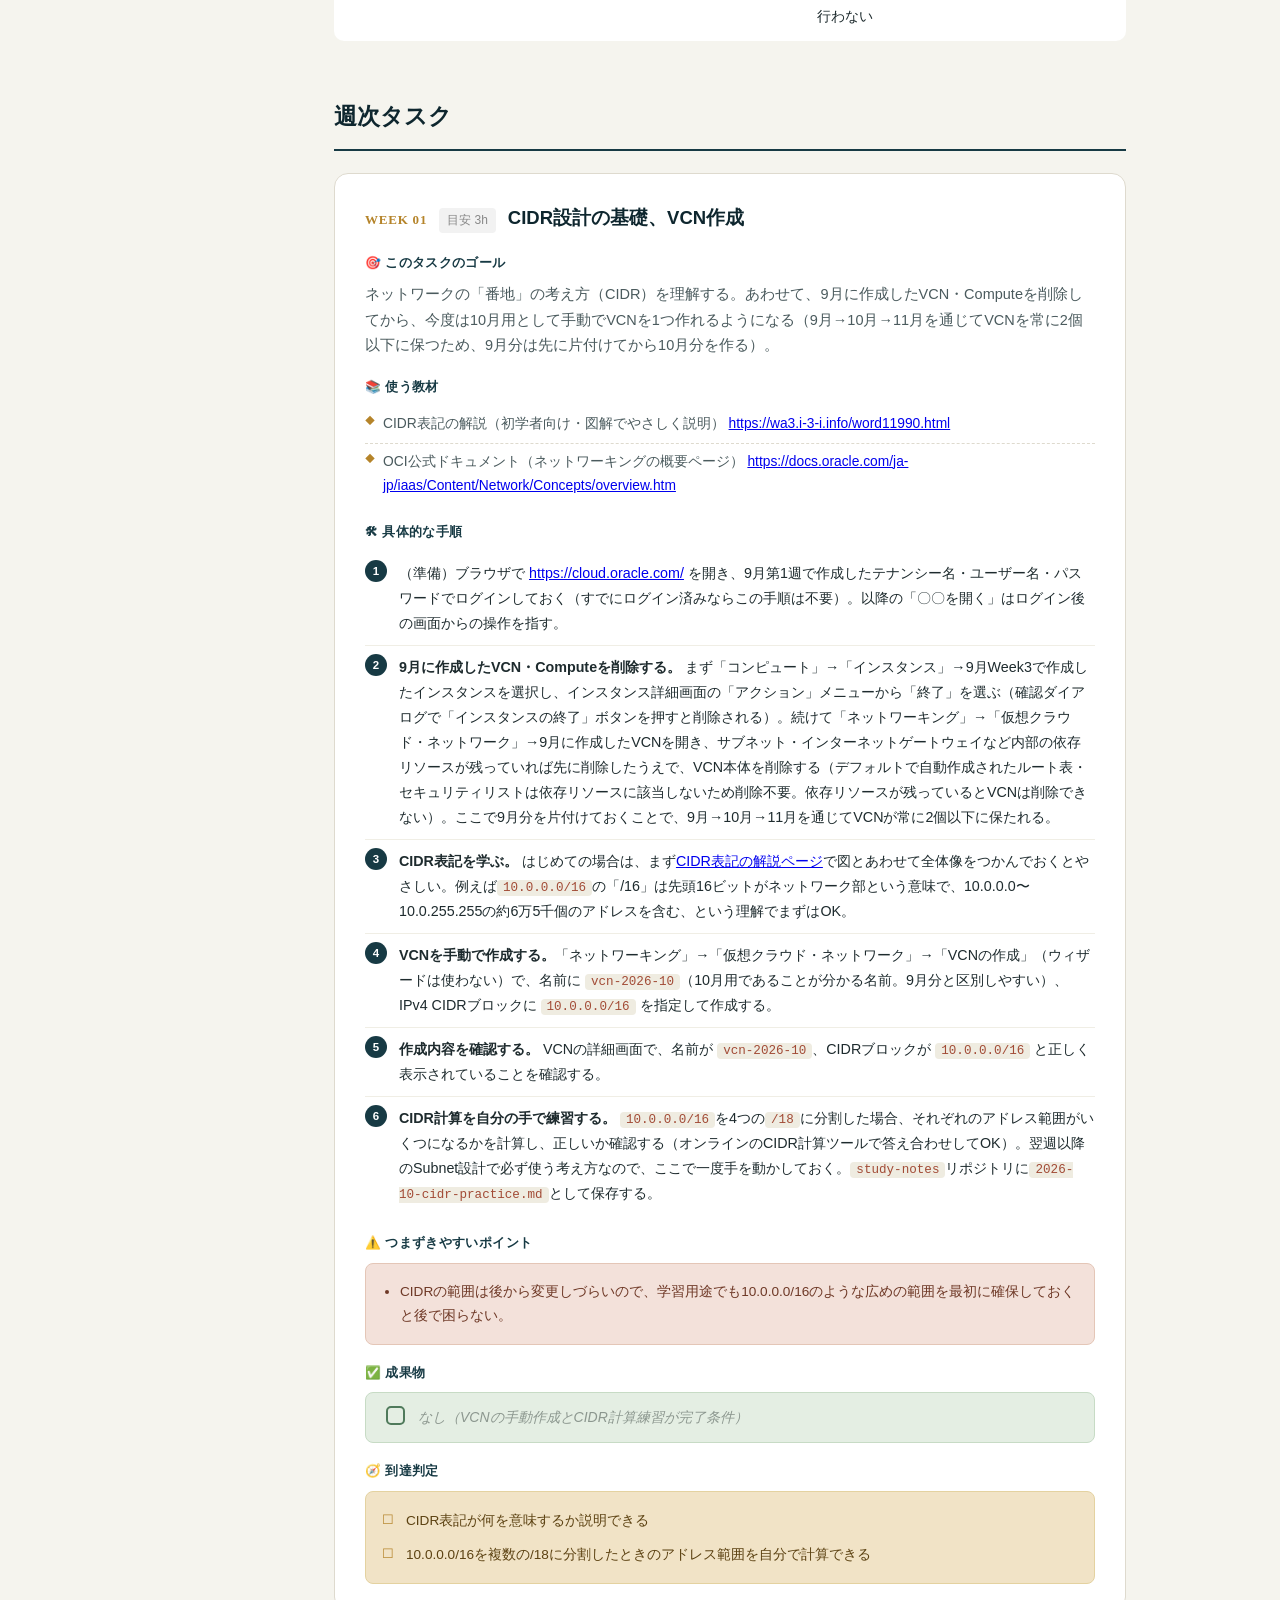
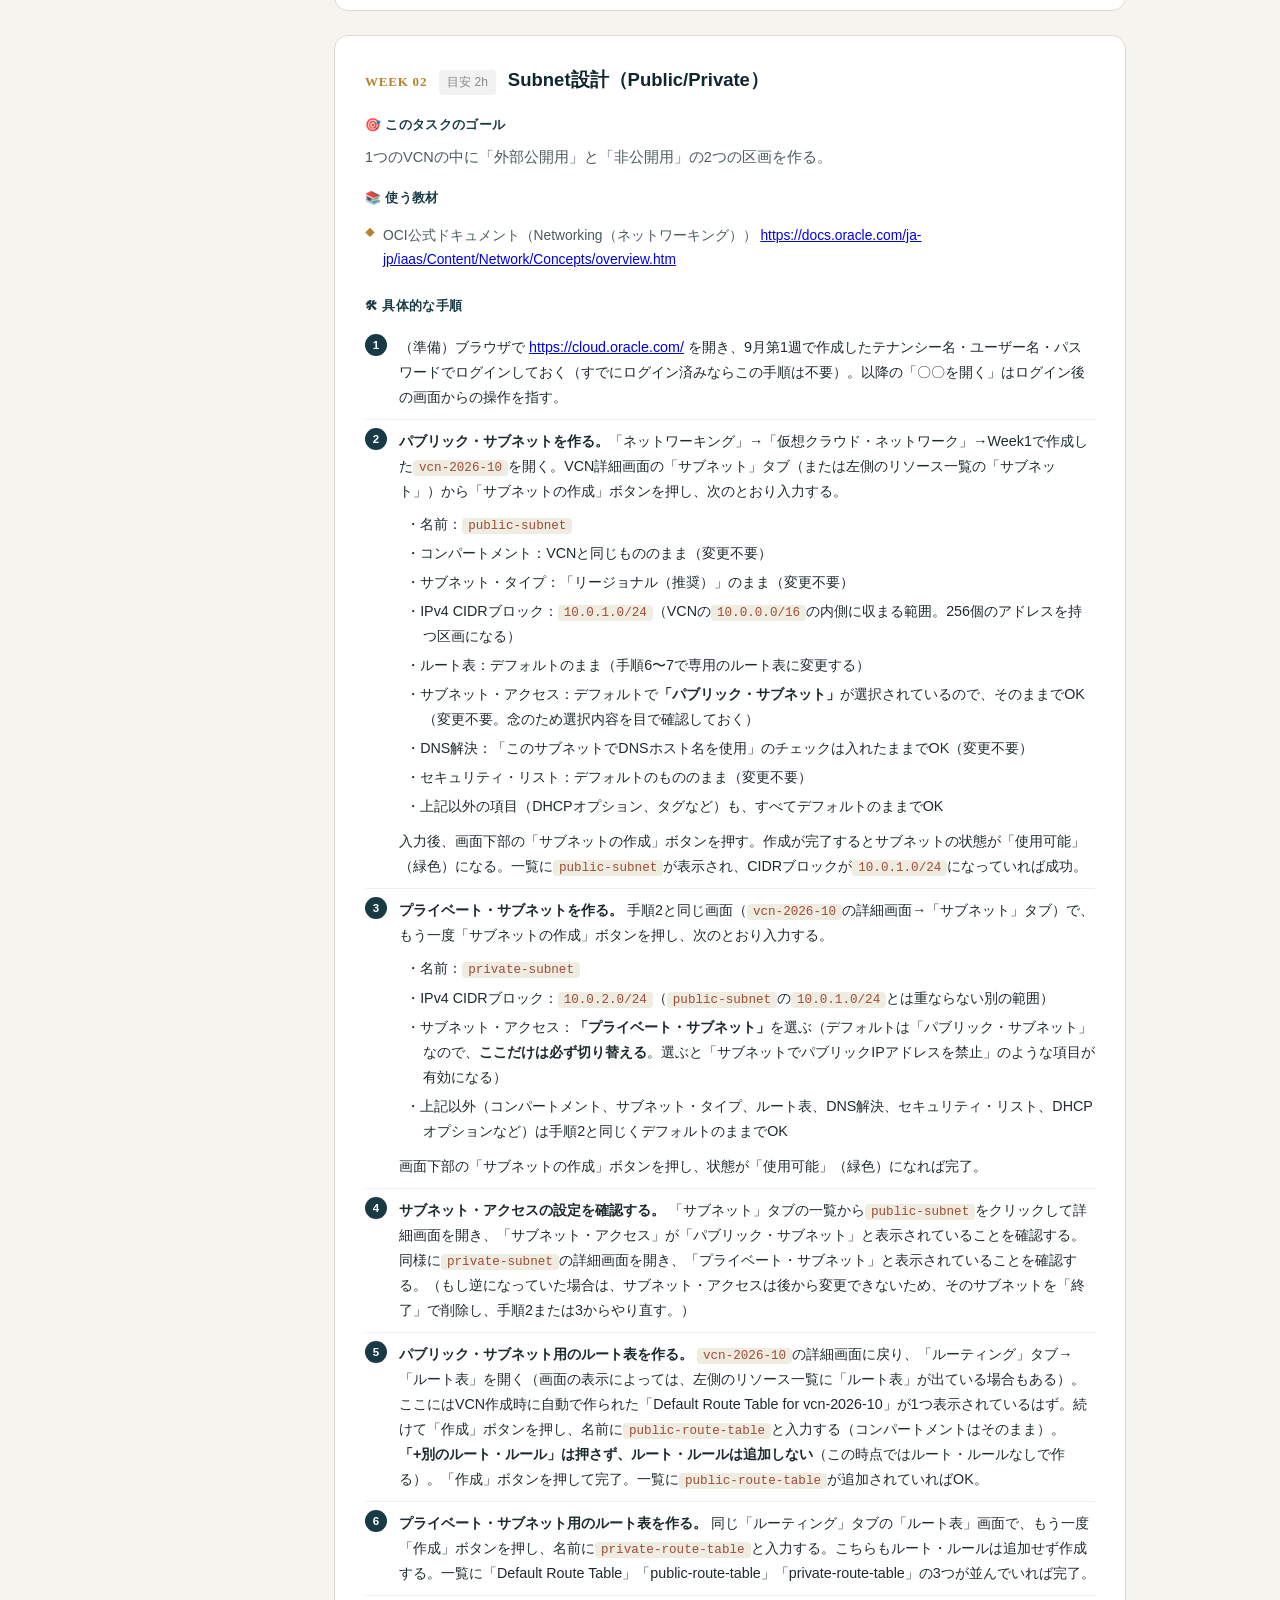
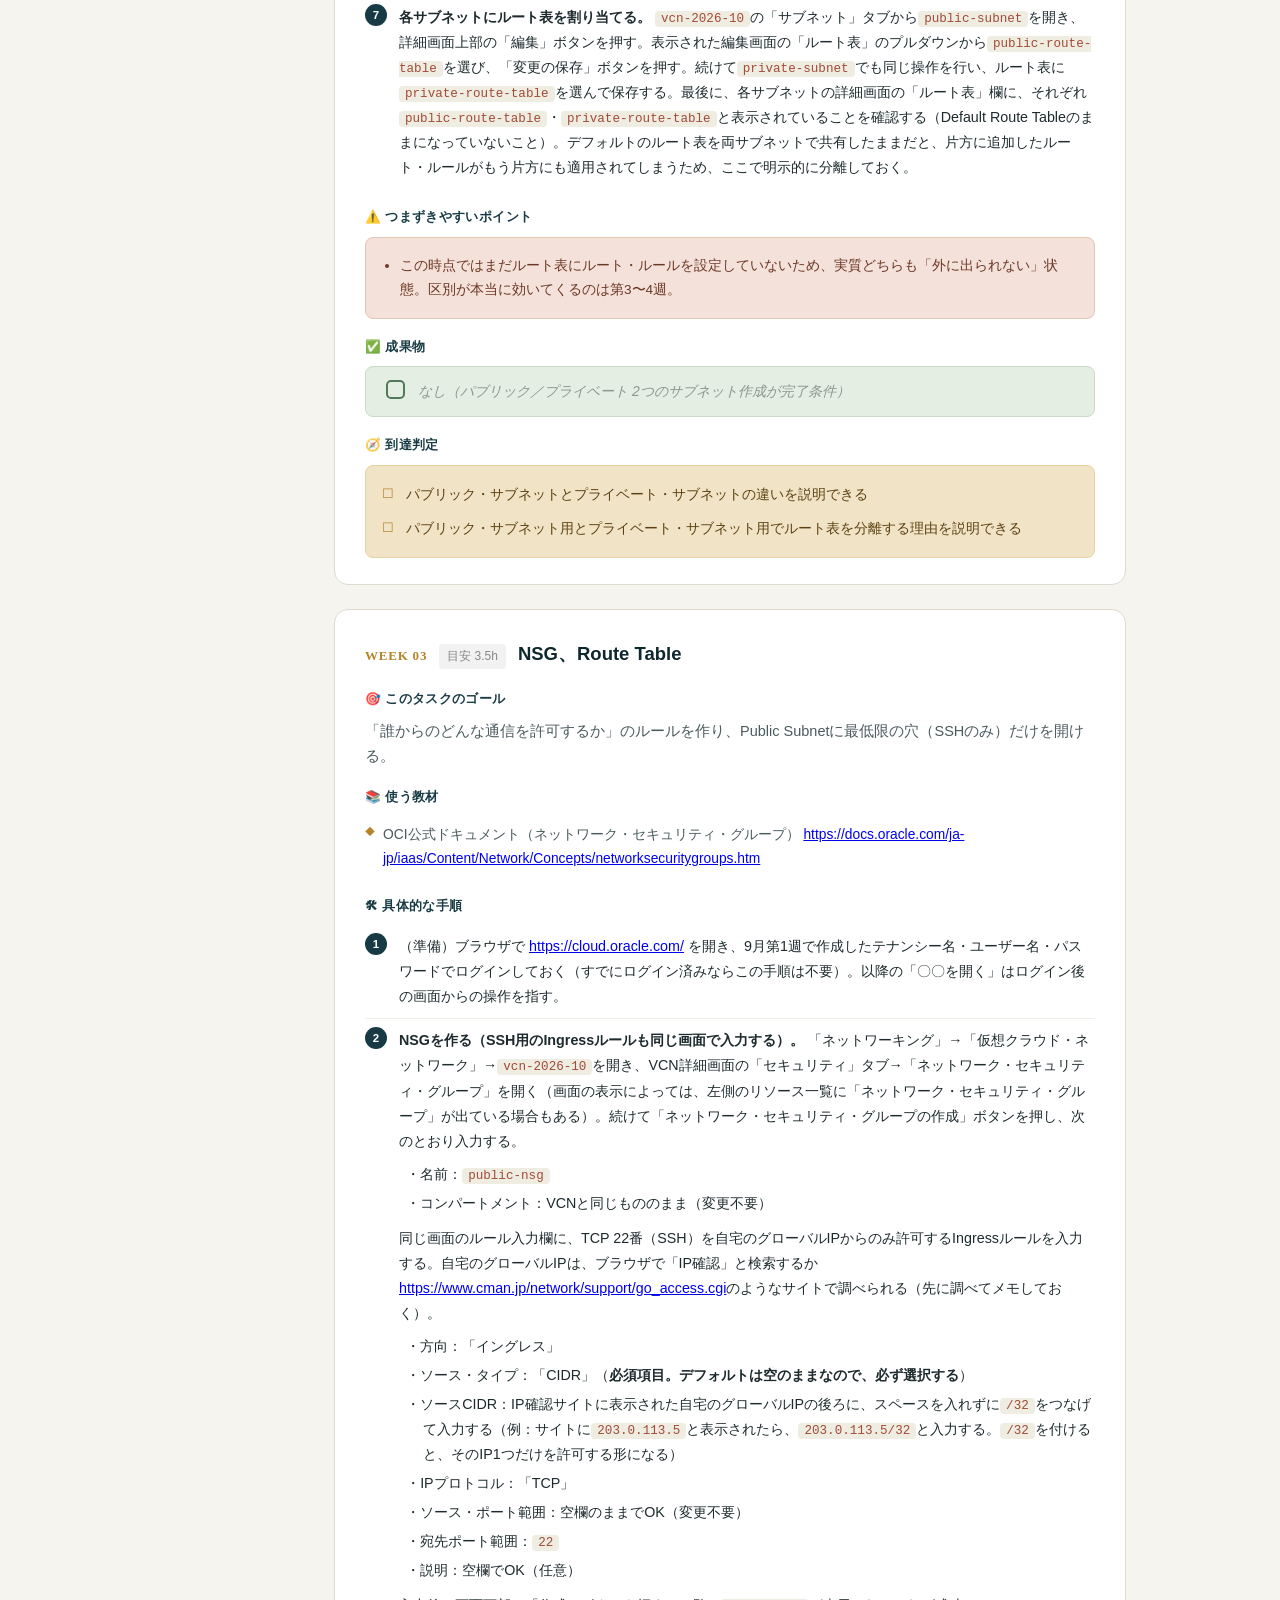
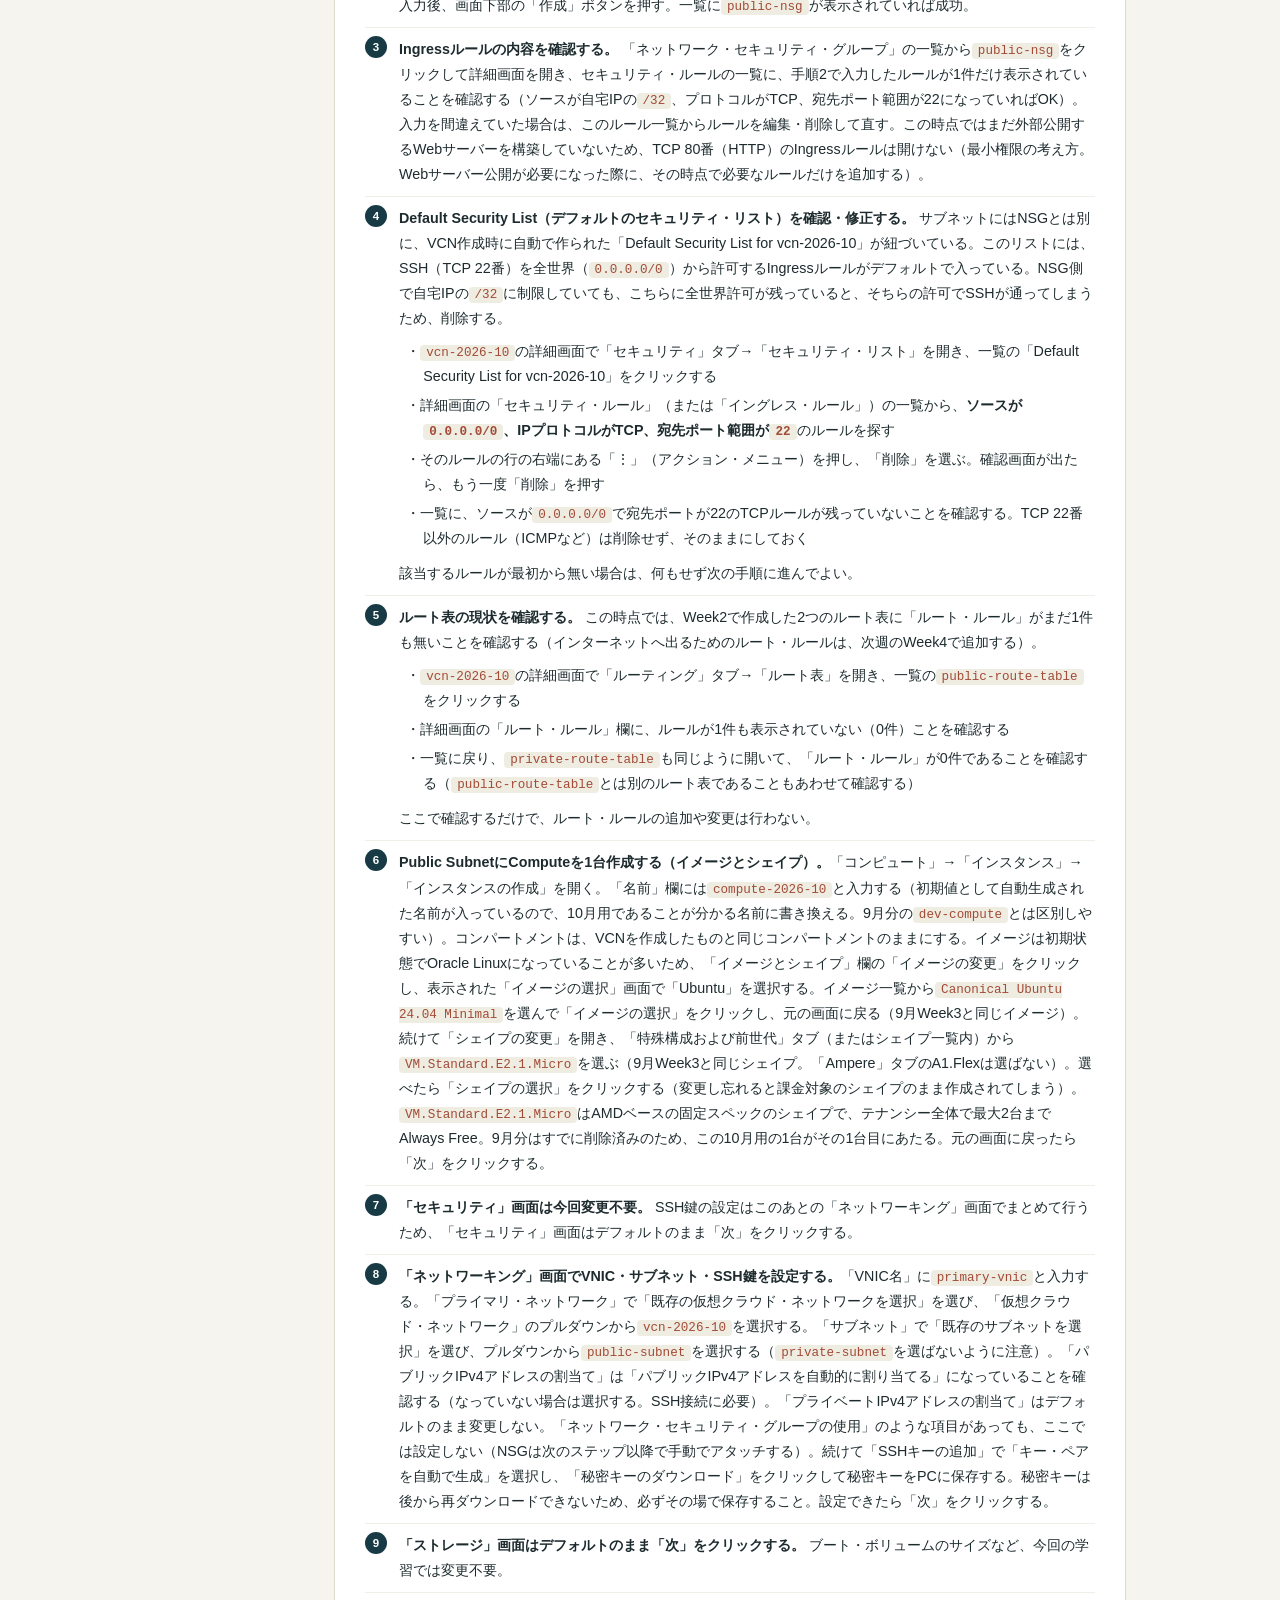
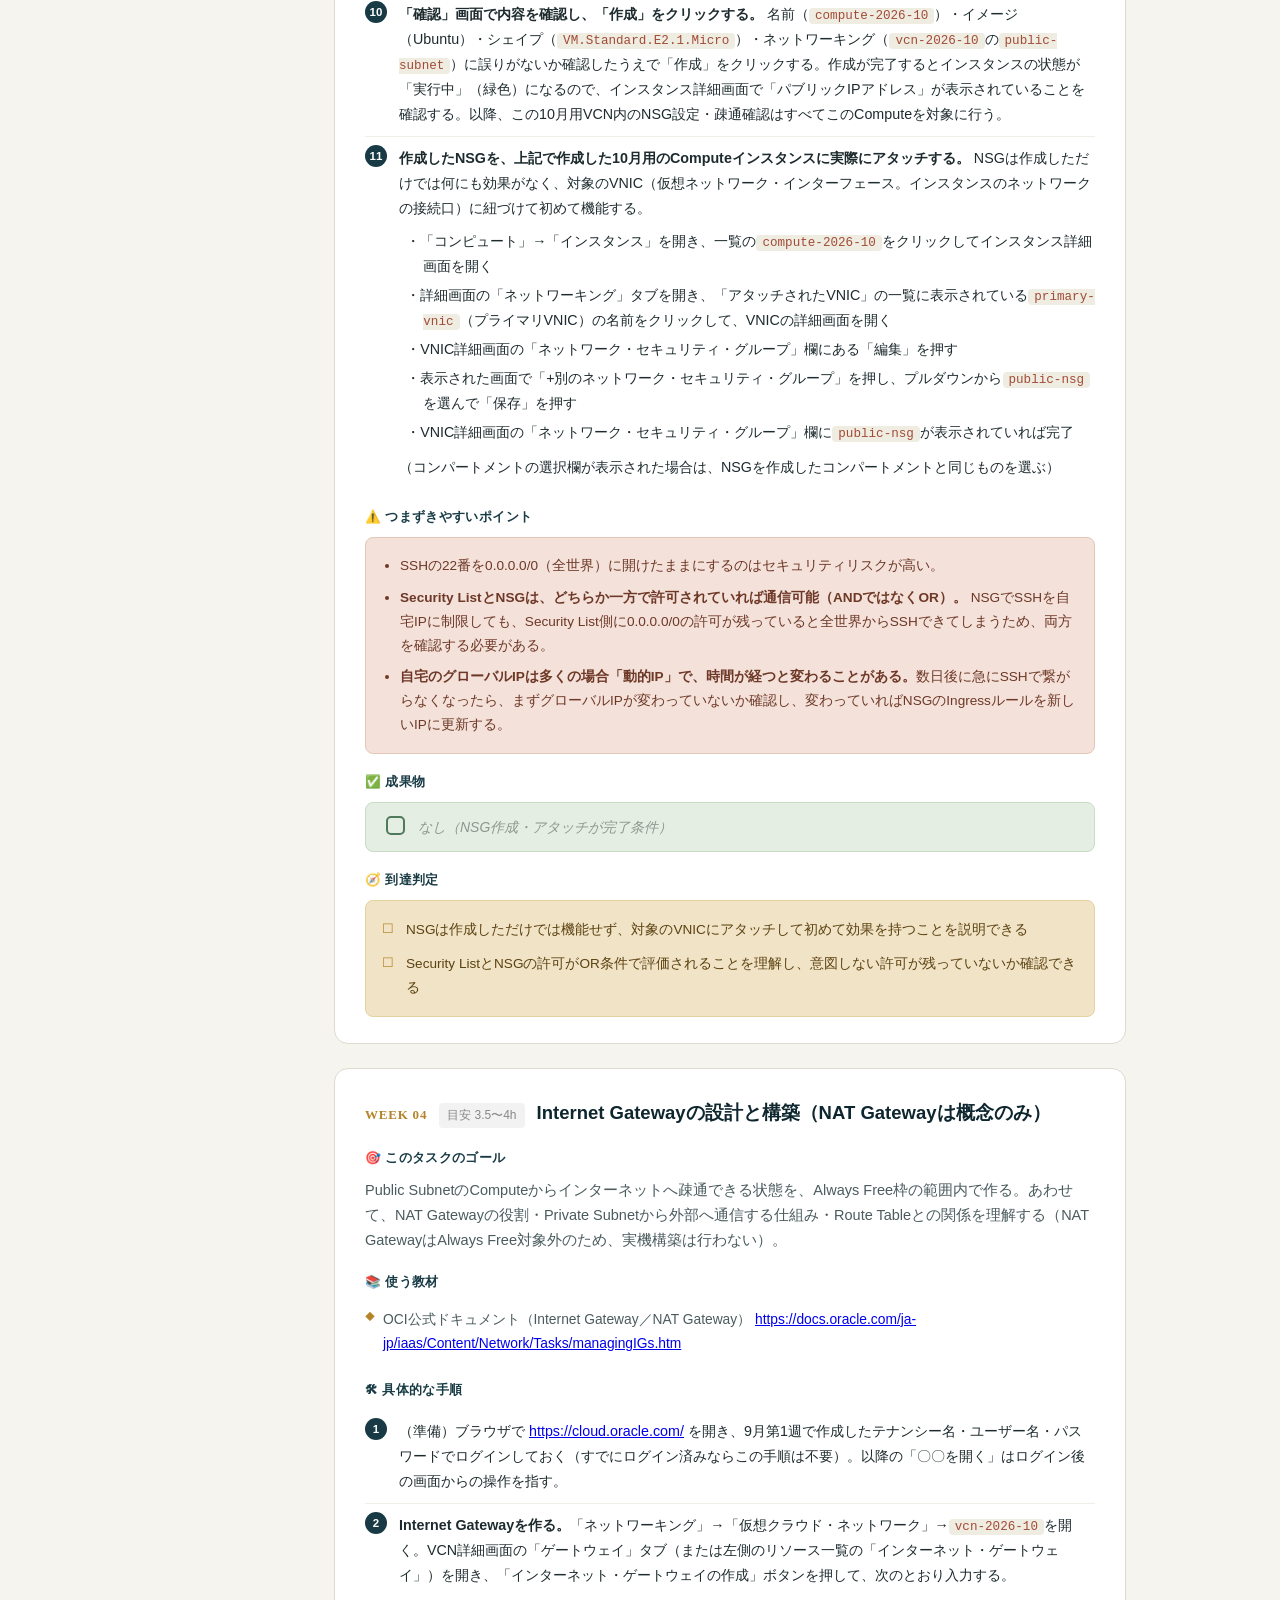
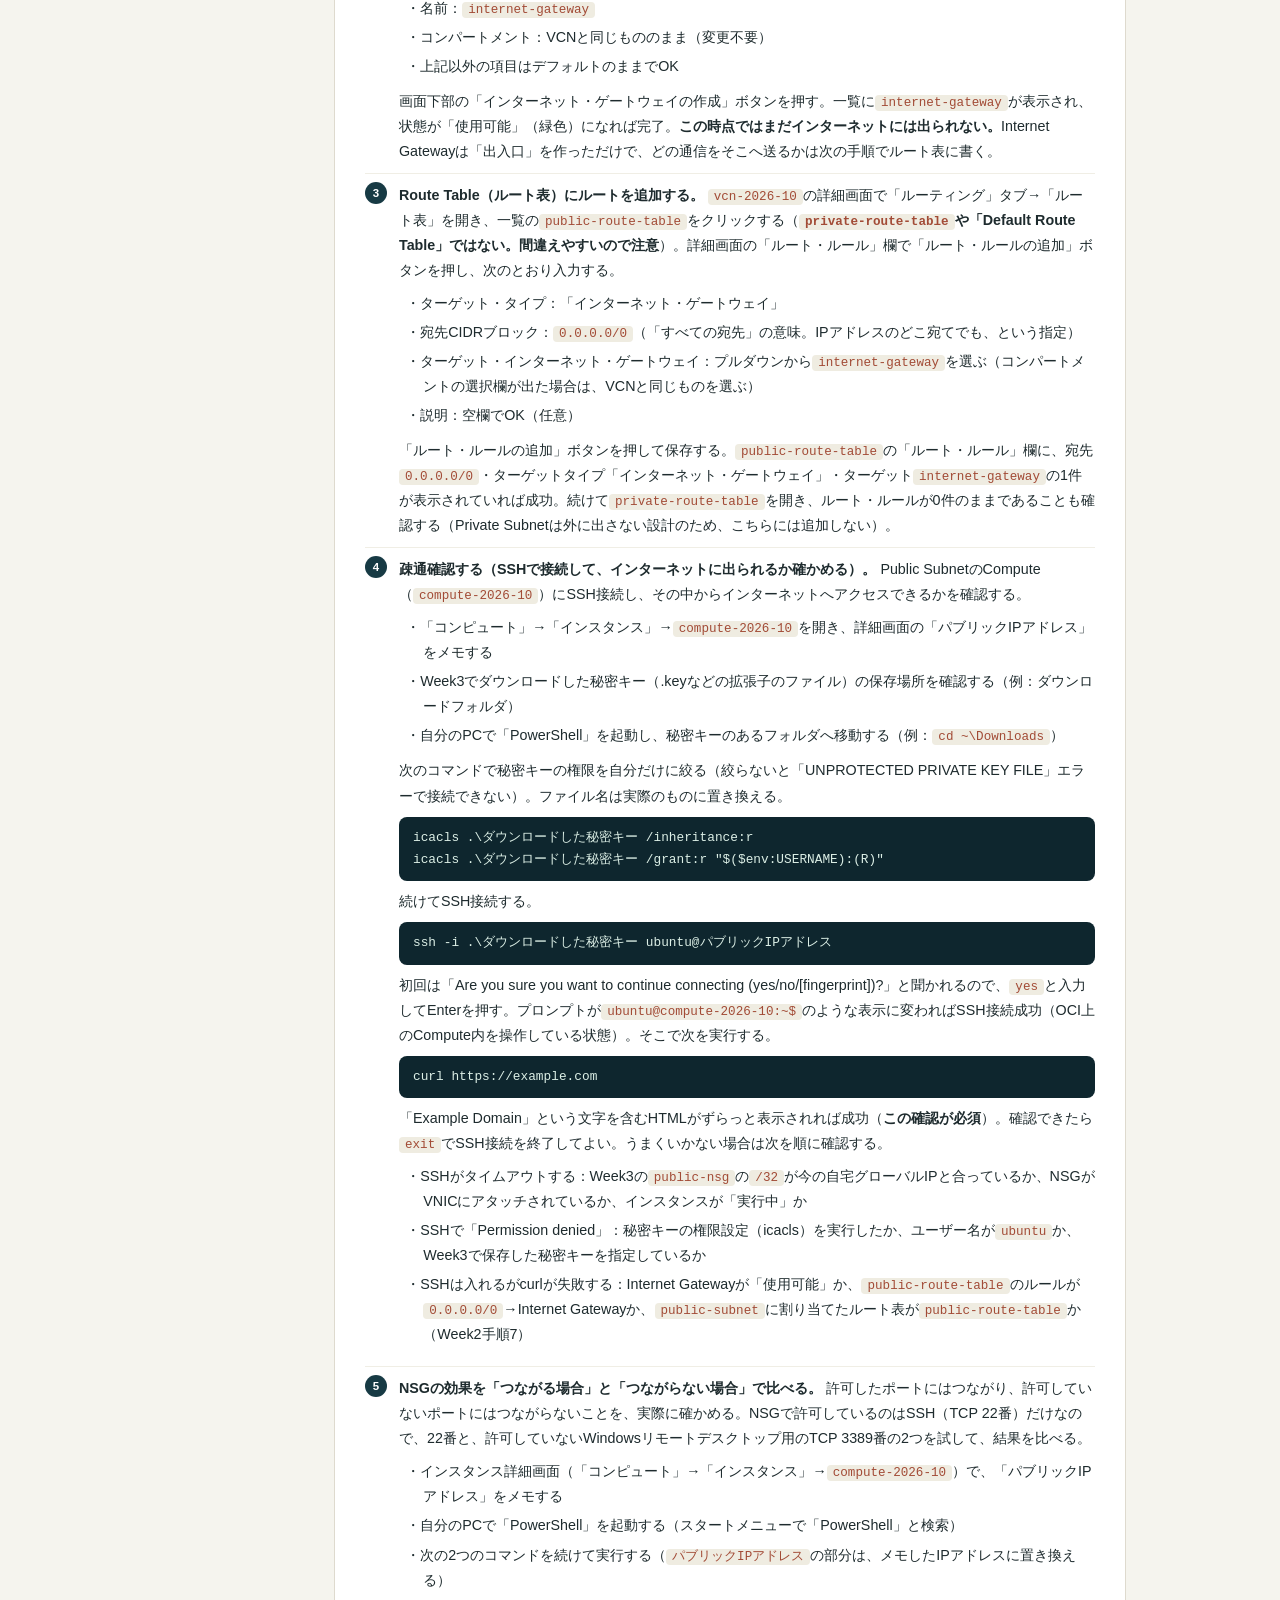
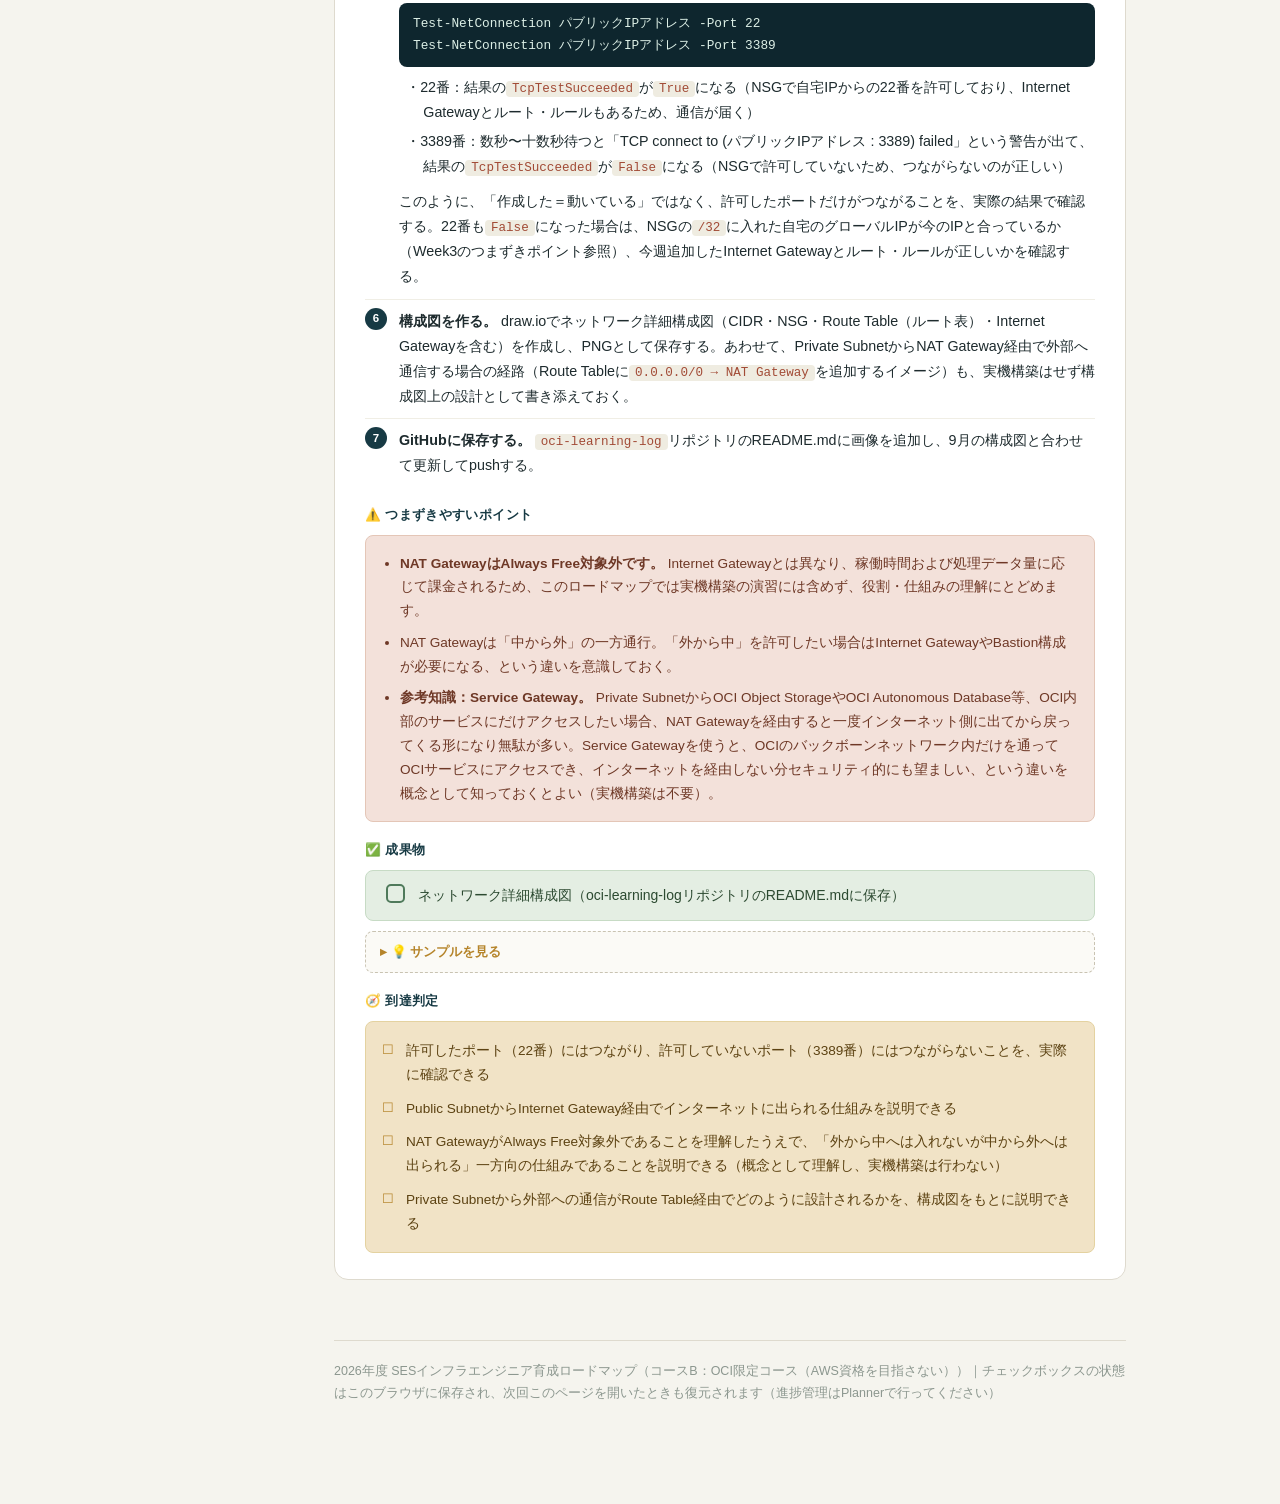
<file: 2026-10.html>
<!DOCTYPE html>
<html lang="ja">
<head>
<meta charset="UTF-8">
<meta name="viewport" content="width=device-width, initial-scale=1.0">
<title>コースB：OCI限定コース（AWS資格を目指さない）｜10月：OCIネットワーク</title>
<link rel="stylesheet" href="assets/style.css">
</head>
<body>
<div class="layout">
  <aside class="sidebar">
    <div class="brand">SES育成ロードマップ 2026年度</div>
    <h1>コースB：OCI限定コース（AWS資格を目指さない）</h1>
    <span class="course-badge b">SAA取得を目指さない</span>
    <a class="back-index" href="index.html">← 目次（全7ヶ月）へ戻る</a>
    <div class="nav-group-label">10月｜OCIネットワーク</div>
    <nav><a href="#w1"><span class="dot"></span>CIDR設計</a><a href="#w2"><span class="dot"></span>Subnet設計</a><a href="#w3"><span class="dot"></span>NSG・Route Table</a><a href="#w4"><span class="dot"></span>Internet Gateway</a></nav>
    <div class="prevnext"><a href="2026-09.html">← 9月</a><a href="2026-11.html">11月 →</a></div>
    <div class="nav-group-label">全体の月一覧</div>
    <nav class="month-nav"><a href="2026-09.html"><span class="dot"></span>9月｜OCI基礎</a><a href="2026-10.html" class="current"><span class="dot"></span>10月｜OCIネットワーク</a><a href="2026-11.html"><span class="dot"></span>11月｜Terraform入門</a><a href="2026-12.html"><span class="dot"></span>12月｜Terraform実践</a><a href="2027-01.html"><span class="dot"></span>1月｜Terraform総合演習①</a><a href="2027-02.html"><span class="dot"></span>2月｜Terraform総合演習②</a><a href="2027-03.html"><span class="dot"></span>3月｜Terraform実務設計</a></nav>
  </aside>
  <main>
    <div class="doc-header">
      <div class="eyebrow">学習ロードマップ（詳細版）</div>
      <h1>10月：OCIネットワーク</h1>
      <p class="sub">コースB：OCI限定コース（AWS資格を目指さない）</p>
      <p class="lead">ネットワークの基礎（CIDR、Subnet、NSG、ルーティング）を学び、実際にインターネットへ出られるネットワークを構築します。AWS資格は目指さないため、その分OCI側の理解を深めます。</p>
      <p class="practical"><b>💼 この月で実務的にできるようになること：</b>CIDR設計をもとにVCN・Public/Private Subnet・NSG・Route Tableまでを、Always Free枠の範囲内で設計から構築まで担当できるようになります。あわせて、Private SubnetからのアウトバウンドをNAT Gateway経由で許可する構成について、その役割・仕組み・Route Tableとの関係を理解します（NAT GatewayはAlways Free対象外のため、このロードマップでは実機構築は行わず、概念・設計の理解にとどめます）。</p>
    </div>

    <h2 class="section-title" id="glossary">📖 この月で出てくる用語</h2>
    <table class="glossary">
      <tr><th style="width:14%">用語</th><th style="width:28%">ひとことで言うと</th><th>もう少し詳しく</th></tr>
      <tr><td class="term">CIDR</td><td class="short">ネットワークの「番地」の表し方</td><td>例：10.0.0.0/16。「/16」の数字が大きいほど範囲が狭くなる</td></tr><tr><td class="term">パブリック／プライベートSubnet</td><td class="short">VNICにパブリックIPを割り当てられる区画／割り当てない区画</td><td>Subnetは作成時にPublic SubnetまたはPrivate Subnetとして指定する。Public SubnetではVNICにパブリックIPを割り当てることができ、Private SubnetではVNICにパブリックIPを割り当てない（インターネットから直接アクセスさせない用途で使う）。Route Tableは「Subnetからどこへ通信を転送するか」を定義するものであり、Public/Privateの区分そのものを決めるものではない点に注意（Internet GatewayやNAT Gatewayへの経路をRoute Tableで設定する）</td></tr><tr><td class="term">NSG（Network Security Group）</td><td class="short">VNICに適用する通信の許可ルール</td><td>VNICに適用して「どのポート番号を」「どこからのアクセスに対して」開けるかを制御する仕組み。同様の制御はSecurity Listでも可能で、NSGは必須ではないが、本ロードマップではNSGを使って学習する。外部と通信できるかどうかは、NSGだけでなくSubnet・Route Table・Internet Gateway等のネットワーク構成とセキュリティルール全体によって決まる</td></tr><tr><td class="term">ルートテーブル</td><td class="short">通信の行き先を決める地図</td><td>「このIP範囲宛の通信はここへ送る」というルールの一覧</td></tr><tr><td class="term">インターネットゲートウェイ</td><td class="short">VCNとインターネットの出入口</td><td>Public SubnetからInternet Gateway経由でインターネットと直接通信するために、Route Tableにこれへの経路を設定する。NAT GatewayやService Gatewayなど、目的に応じた別の出口もある</td></tr><tr><td class="term">NATゲートウェイ</td><td class="short">Private Subnetから「出るだけ」を許可する仕組み</td><td>外からは中に入れないが、中から外へは通信できる。ソフトウェア更新等に使う。<b>Always Free対象外</b>で、稼働時間や処理データ量に応じて課金されるため、このロードマップでは役割・仕組み・Route Tableとの関係を概念として理解することを到達点とし、実機構築は行わない</td></tr>
    </table>

    <h2 class="section-title">週次タスク</h2>
    
    <div class="week" id="w1">
      <div class="week-head"><span class="week-num">WEEK 01</span><span class="week-hours">目安 3h</span><h3>CIDR設計の基礎、VCN作成</h3></div>
      <div class="block">
        <div class="block-label">🎯 このタスクのゴール</div>
        <div class="goal-text">ネットワークの「番地」の考え方（CIDR）を理解する。あわせて、9月に作成したVCN・Computeを削除してから、今度は10月用として手動でVCNを1つ作れるようになる（9月→10月→11月を通じてVCNを常に2個以下に保つため、9月分は先に片付けてから10月分を作る）。</div>
      </div>
      <div class="block">
        <div class="block-label">📚 使う教材</div>
        <ul class="materials"><li>CIDR表記の解説（初学者向け・図解でやさしく説明） <a href="https://wa3.i-3-i.info/word11990.html" target="_blank" rel="noopener">https://wa3.i-3-i.info/word11990.html</a></li><li>OCI公式ドキュメント（ネットワーキングの概要ページ） <a href="https://docs.oracle.com/ja-jp/iaas/Content/Network/Concepts/overview.htm" target="_blank" rel="noopener">https://docs.oracle.com/ja-jp/iaas/Content/Network/Concepts/overview.htm</a></li></ul>
      </div>
      <div class="block">
        <div class="block-label">🛠 具体的な手順</div>
        <ol class="steps"><li>（準備）ブラウザで <a href="https://cloud.oracle.com/" target="_blank" rel="noopener">https://cloud.oracle.com/</a> を開き、9月第1週で作成したテナンシー名・ユーザー名・パスワードでログインしておく（すでにログイン済みならこの手順は不要）。以降の「〇〇を開く」はログイン後の画面からの操作を指す。</li><li><b>9月に作成したVCN・Computeを削除する。</b> まず「コンピュート」→「インスタンス」→9月Week3で作成したインスタンスを選択し、インスタンス詳細画面の「アクション」メニューから「終了」を選ぶ（確認ダイアログで「インスタンスの終了」ボタンを押すと削除される）。続けて「ネットワーキング」→「仮想クラウド・ネットワーク」→9月に作成したVCNを開き、サブネット・インターネットゲートウェイなど内部の依存リソースが残っていれば先に削除したうえで、VCN本体を削除する（デフォルトで自動作成されたルート表・セキュリティリストは依存リソースに該当しないため削除不要。依存リソースが残っているとVCNは削除できない）。ここで9月分を片付けておくことで、9月→10月→11月を通じてVCNが常に2個以下に保たれる。</li><li><b>CIDR表記を学ぶ。</b> はじめての場合は、まず<a href="https://wa3.i-3-i.info/word11990.html" target="_blank" rel="noopener">CIDR表記の解説ページ</a>で図とあわせて全体像をつかんでおくとやさしい。例えば<code class="inline">10.0.0.0/16</code>の「/16」は先頭16ビットがネットワーク部という意味で、10.0.0.0〜10.0.255.255の約6万5千個のアドレスを含む、という理解でまずはOK。</li><li><b>VCNを手動で作成する。</b>「ネットワーキング」→「仮想クラウド・ネットワーク」→「VCNの作成」（ウィザードは使わない）で、名前に <code class="inline">vcn-2026-10</code>（10月用であることが分かる名前。9月分と区別しやすい）、IPv4 CIDRブロックに <code class="inline">10.0.0.0/16</code> を指定して作成する。</li><li><b>作成内容を確認する。</b> VCNの詳細画面で、名前が <code class="inline">vcn-2026-10</code>、CIDRブロックが <code class="inline">10.0.0.0/16</code> と正しく表示されていることを確認する。</li><li><b>CIDR計算を自分の手で練習する。</b> <code class="inline">10.0.0.0/16</code>を4つの<code class="inline">/18</code>に分割した場合、それぞれのアドレス範囲がいくつになるかを計算し、正しいか確認する（オンラインのCIDR計算ツールで答え合わせしてOK）。翌週以降のSubnet設計で必ず使う考え方なので、ここで一度手を動かしておく。<code class="inline">study-notes</code>リポジトリに<code class="inline">2026-10-cidr-practice.md</code>として保存する。</li></ol>
      </div>
      <div class="block">
        <div class="block-label">⚠️ つまずきやすいポイント</div>
        <div class="warn-box"><ul><li>CIDRの範囲は後から変更しづらいので、学習用途でも10.0.0.0/16のような広めの範囲を最初に確保しておくと後で困らない。</li></ul></div>
      </div>
      <div class="block">
        <div class="block-label">✅ 成果物</div>
        <label class="deliverable" data-key="w1"><input type="checkbox"><span class="dtext"><span class="dnone">なし（VCNの手動作成とCIDR計算練習が完了条件）</span></span></label>
        
      </div>
      <div class="block">
        <div class="block-label">🧭 到達判定</div>
        <div class="criteria-box"><ul><li>CIDR表記が何を意味するか説明できる</li><li>10.0.0.0/16を複数の/18に分割したときのアドレス範囲を自分で計算できる</li></ul></div>
      </div>
    </div>
    <div class="week" id="w2">
      <div class="week-head"><span class="week-num">WEEK 02</span><span class="week-hours">目安 2h</span><h3>Subnet設計（Public/Private）</h3></div>
      <div class="block">
        <div class="block-label">🎯 このタスクのゴール</div>
        <div class="goal-text">1つのVCNの中に「外部公開用」と「非公開用」の2つの区画を作る。</div>
      </div>
      <div class="block">
        <div class="block-label">📚 使う教材</div>
        <ul class="materials"><li>OCI公式ドキュメント（Networking（ネットワーキング）） <a href="https://docs.oracle.com/ja-jp/iaas/Content/Network/Concepts/overview.htm" target="_blank" rel="noopener">https://docs.oracle.com/ja-jp/iaas/Content/Network/Concepts/overview.htm</a></li></ul>
      </div>
      <div class="block">
        <div class="block-label">🛠 具体的な手順</div>
        <ol class="steps"><li>（準備）ブラウザで <a href="https://cloud.oracle.com/" target="_blank" rel="noopener">https://cloud.oracle.com/</a> を開き、9月第1週で作成したテナンシー名・ユーザー名・パスワードでログインしておく（すでにログイン済みならこの手順は不要）。以降の「〇〇を開く」はログイン後の画面からの操作を指す。</li><li><b>パブリック・サブネットを作る。</b>「ネットワーキング」→「仮想クラウド・ネットワーク」→Week1で作成した<code class="inline">vcn-2026-10</code>を開く。VCN詳細画面の「サブネット」タブ（または左側のリソース一覧の「サブネット」）から「サブネットの作成」ボタンを押し、次のとおり入力する。<div style="margin:8px 0 10px 0.5em;"><div style="margin:4px 0;padding-left:1.2em;text-indent:-1.2em;">・名前：<code class="inline">public-subnet</code></div><div style="margin:4px 0;padding-left:1.2em;text-indent:-1.2em;">・コンパートメント：VCNと同じもののまま（変更不要）</div><div style="margin:4px 0;padding-left:1.2em;text-indent:-1.2em;">・サブネット・タイプ：「リージョナル（推奨）」のまま（変更不要）</div><div style="margin:4px 0;padding-left:1.2em;text-indent:-1.2em;">・IPv4 CIDRブロック：<code class="inline">10.0.1.0/24</code>（VCNの<code class="inline">10.0.0.0/16</code>の内側に収まる範囲。256個のアドレスを持つ区画になる）</div><div style="margin:4px 0;padding-left:1.2em;text-indent:-1.2em;">・ルート表：デフォルトのまま（手順6〜7で専用のルート表に変更する）</div><div style="margin:4px 0;padding-left:1.2em;text-indent:-1.2em;">・サブネット・アクセス：デフォルトで<b>「パブリック・サブネット」</b>が選択されているので、そのままでOK（変更不要。念のため選択内容を目で確認しておく）</div><div style="margin:4px 0;padding-left:1.2em;text-indent:-1.2em;">・DNS解決：「このサブネットでDNSホスト名を使用」のチェックは入れたままでOK（変更不要）</div><div style="margin:4px 0;padding-left:1.2em;text-indent:-1.2em;">・セキュリティ・リスト：デフォルトのもののまま（変更不要）</div><div style="margin:4px 0;padding-left:1.2em;text-indent:-1.2em;">・上記以外の項目（DHCPオプション、タグなど）も、すべてデフォルトのままでOK</div></div>入力後、画面下部の「サブネットの作成」ボタンを押す。作成が完了するとサブネットの状態が「使用可能」（緑色）になる。一覧に<code class="inline">public-subnet</code>が表示され、CIDRブロックが<code class="inline">10.0.1.0/24</code>になっていれば成功。</li><li><b>プライベート・サブネットを作る。</b> 手順2と同じ画面（<code class="inline">vcn-2026-10</code>の詳細画面→「サブネット」タブ）で、もう一度「サブネットの作成」ボタンを押し、次のとおり入力する。<div style="margin:8px 0 10px 0.5em;"><div style="margin:4px 0;padding-left:1.2em;text-indent:-1.2em;">・名前：<code class="inline">private-subnet</code></div><div style="margin:4px 0;padding-left:1.2em;text-indent:-1.2em;">・IPv4 CIDRブロック：<code class="inline">10.0.2.0/24</code>（<code class="inline">public-subnet</code>の<code class="inline">10.0.1.0/24</code>とは重ならない別の範囲）</div><div style="margin:4px 0;padding-left:1.2em;text-indent:-1.2em;">・サブネット・アクセス：<b>「プライベート・サブネット」</b>を選ぶ（デフォルトは「パブリック・サブネット」なので、<b>ここだけは必ず切り替える</b>。選ぶと「サブネットでパブリックIPアドレスを禁止」のような項目が有効になる）</div><div style="margin:4px 0;padding-left:1.2em;text-indent:-1.2em;">・上記以外（コンパートメント、サブネット・タイプ、ルート表、DNS解決、セキュリティ・リスト、DHCPオプションなど）は手順2と同じくデフォルトのままでOK</div></div>画面下部の「サブネットの作成」ボタンを押し、状態が「使用可能」（緑色）になれば完了。</li><li><b>サブネット・アクセスの設定を確認する。</b> 「サブネット」タブの一覧から<code class="inline">public-subnet</code>をクリックして詳細画面を開き、「サブネット・アクセス」が「パブリック・サブネット」と表示されていることを確認する。同様に<code class="inline">private-subnet</code>の詳細画面を開き、「プライベート・サブネット」と表示されていることを確認する。（もし逆になっていた場合は、サブネット・アクセスは後から変更できないため、そのサブネットを「終了」で削除し、手順2または3からやり直す。）</li><li><b>パブリック・サブネット用のルート表を作る。</b> <code class="inline">vcn-2026-10</code>の詳細画面に戻り、「ルーティング」タブ→「ルート表」を開く（画面の表示によっては、左側のリソース一覧に「ルート表」が出ている場合もある）。ここにはVCN作成時に自動で作られた「Default Route Table for vcn-2026-10」が1つ表示されているはず。続けて「作成」ボタンを押し、名前に<code class="inline">public-route-table</code>と入力する（コンパートメントはそのまま）。<b>「+別のルート・ルール」は押さず、ルート・ルールは追加しない</b>（この時点ではルート・ルールなしで作る）。「作成」ボタンを押して完了。一覧に<code class="inline">public-route-table</code>が追加されていればOK。</li><li><b>プライベート・サブネット用のルート表を作る。</b> 同じ「ルーティング」タブの「ルート表」画面で、もう一度「作成」ボタンを押し、名前に<code class="inline">private-route-table</code>と入力する。こちらもルート・ルールは追加せず作成する。一覧に「Default Route Table」「public-route-table」「private-route-table」の3つが並んでいれば完了。</li><li><b>各サブネットにルート表を割り当てる。</b> <code class="inline">vcn-2026-10</code>の「サブネット」タブから<code class="inline">public-subnet</code>を開き、詳細画面上部の「編集」ボタンを押す。表示された編集画面の「ルート表」のプルダウンから<code class="inline">public-route-table</code>を選び、「変更の保存」ボタンを押す。続けて<code class="inline">private-subnet</code>でも同じ操作を行い、ルート表に<code class="inline">private-route-table</code>を選んで保存する。最後に、各サブネットの詳細画面の「ルート表」欄に、それぞれ<code class="inline">public-route-table</code>・<code class="inline">private-route-table</code>と表示されていることを確認する（Default Route Tableのままになっていないこと）。デフォルトのルート表を両サブネットで共有したままだと、片方に追加したルート・ルールがもう片方にも適用されてしまうため、ここで明示的に分離しておく。</li></ol>
      </div>
      <div class="block">
        <div class="block-label">⚠️ つまずきやすいポイント</div>
        <div class="warn-box"><ul><li>この時点ではまだルート表にルート・ルールを設定していないため、実質どちらも「外に出られない」状態。区別が本当に効いてくるのは第3〜4週。</li></ul></div>
      </div>
      <div class="block">
        <div class="block-label">✅ 成果物</div>
        <label class="deliverable" data-key="w2"><input type="checkbox"><span class="dtext"><span class="dnone">なし（パブリック／プライベート 2つのサブネット作成が完了条件）</span></span></label>
        
      </div>
      <div class="block">
        <div class="block-label">🧭 到達判定</div>
        <div class="criteria-box"><ul><li>パブリック・サブネットとプライベート・サブネットの違いを説明できる</li><li>パブリック・サブネット用とプライベート・サブネット用でルート表を分離する理由を説明できる</li></ul></div>
      </div>
    </div>
    <div class="week" id="w3">
      <div class="week-head"><span class="week-num">WEEK 03</span><span class="week-hours">目安 3.5h</span><h3>NSG、Route Table</h3></div>
      <div class="block">
        <div class="block-label">🎯 このタスクのゴール</div>
        <div class="goal-text">「誰からのどんな通信を許可するか」のルールを作り、Public Subnetに最低限の穴（SSHのみ）だけを開ける。</div>
      </div>
      <div class="block">
        <div class="block-label">📚 使う教材</div>
        <ul class="materials"><li>OCI公式ドキュメント（ネットワーク・セキュリティ・グループ） <a href="https://docs.oracle.com/ja-jp/iaas/Content/Network/Concepts/networksecuritygroups.htm" target="_blank" rel="noopener">https://docs.oracle.com/ja-jp/iaas/Content/Network/Concepts/networksecuritygroups.htm</a></li></ul>
      </div>
      <div class="block">
        <div class="block-label">🛠 具体的な手順</div>
        <ol class="steps"><li>（準備）ブラウザで <a href="https://cloud.oracle.com/" target="_blank" rel="noopener">https://cloud.oracle.com/</a> を開き、9月第1週で作成したテナンシー名・ユーザー名・パスワードでログインしておく（すでにログイン済みならこの手順は不要）。以降の「〇〇を開く」はログイン後の画面からの操作を指す。</li><li><b>NSGを作る（SSH用のIngressルールも同じ画面で入力する）。</b> 「ネットワーキング」→「仮想クラウド・ネットワーク」→<code class="inline">vcn-2026-10</code>を開き、VCN詳細画面の「セキュリティ」タブ→「ネットワーク・セキュリティ・グループ」を開く（画面の表示によっては、左側のリソース一覧に「ネットワーク・セキュリティ・グループ」が出ている場合もある）。続けて「ネットワーク・セキュリティ・グループの作成」ボタンを押し、次のとおり入力する。<div style="margin:8px 0 10px 0.5em;"><div style="margin:4px 0;padding-left:1.2em;text-indent:-1.2em;">・名前：<code class="inline">public-nsg</code></div><div style="margin:4px 0;padding-left:1.2em;text-indent:-1.2em;">・コンパートメント：VCNと同じもののまま（変更不要）</div></div>同じ画面のルール入力欄に、TCP 22番（SSH）を自宅のグローバルIPからのみ許可するIngressルールを入力する。自宅のグローバルIPは、ブラウザで「IP確認」と検索するか<a href="https://www.cman.jp/network/support/go_access.cgi" target="_blank" rel="noopener">https://www.cman.jp/network/support/go_access.cgi</a>のようなサイトで調べられる（先に調べてメモしておく）。<div style="margin:8px 0 10px 0.5em;"><div style="margin:4px 0;padding-left:1.2em;text-indent:-1.2em;">・方向：「イングレス」</div><div style="margin:4px 0;padding-left:1.2em;text-indent:-1.2em;">・ソース・タイプ：「CIDR」（<b>必須項目。デフォルトは空のままなので、必ず選択する</b>）</div><div style="margin:4px 0;padding-left:1.2em;text-indent:-1.2em;">・ソースCIDR：IP確認サイトに表示された自宅のグローバルIPの後ろに、スペースを入れずに<code class="inline">/32</code>をつなげて入力する（例：サイトに<code class="inline">203.0.113.5</code>と表示されたら、<code class="inline">203.0.113.5/32</code>と入力する。<code class="inline">/32</code>を付けると、そのIP1つだけを許可する形になる）</div><div style="margin:4px 0;padding-left:1.2em;text-indent:-1.2em;">・IPプロトコル：「TCP」</div><div style="margin:4px 0;padding-left:1.2em;text-indent:-1.2em;">・ソース・ポート範囲：空欄のままでOK（変更不要）</div><div style="margin:4px 0;padding-left:1.2em;text-indent:-1.2em;">・宛先ポート範囲：<code class="inline">22</code></div><div style="margin:4px 0;padding-left:1.2em;text-indent:-1.2em;">・説明：空欄でOK（任意）</div></div>入力後、画面下部の「作成」ボタンを押す。一覧に<code class="inline">public-nsg</code>が表示されていれば成功。</li><li><b>Ingressルールの内容を確認する。</b> 「ネットワーク・セキュリティ・グループ」の一覧から<code class="inline">public-nsg</code>をクリックして詳細画面を開き、セキュリティ・ルールの一覧に、手順2で入力したルールが1件だけ表示されていることを確認する（ソースが自宅IPの<code class="inline">/32</code>、プロトコルがTCP、宛先ポート範囲が22になっていればOK）。入力を間違えていた場合は、このルール一覧からルールを編集・削除して直す。この時点ではまだ外部公開するWebサーバーを構築していないため、TCP 80番（HTTP）のIngressルールは開けない（最小権限の考え方。Webサーバー公開が必要になった際に、その時点で必要なルールだけを追加する）。</li><li><b>Default Security List（デフォルトのセキュリティ・リスト）を確認・修正する。</b> サブネットにはNSGとは別に、VCN作成時に自動で作られた「Default Security List for vcn-2026-10」が紐づいている。このリストには、SSH（TCP 22番）を全世界（<code class="inline">0.0.0.0/0</code>）から許可するIngressルールがデフォルトで入っている。NSG側で自宅IPの<code class="inline">/32</code>に制限していても、こちらに全世界許可が残っていると、そちらの許可でSSHが通ってしまうため、削除する。<div style="margin:8px 0 10px 0.5em;"><div style="margin:4px 0;padding-left:1.2em;text-indent:-1.2em;">・<code class="inline">vcn-2026-10</code>の詳細画面で「セキュリティ」タブ→「セキュリティ・リスト」を開き、一覧の「Default Security List for vcn-2026-10」をクリックする</div><div style="margin:4px 0;padding-left:1.2em;text-indent:-1.2em;">・詳細画面の「セキュリティ・ルール」（または「イングレス・ルール」）の一覧から、<b>ソースが<code class="inline">0.0.0.0/0</code>、IPプロトコルがTCP、宛先ポート範囲が<code class="inline">22</code></b>のルールを探す</div><div style="margin:4px 0;padding-left:1.2em;text-indent:-1.2em;">・そのルールの行の右端にある「⋮」（アクション・メニュー）を押し、「削除」を選ぶ。確認画面が出たら、もう一度「削除」を押す</div><div style="margin:4px 0;padding-left:1.2em;text-indent:-1.2em;">・一覧に、ソースが<code class="inline">0.0.0.0/0</code>で宛先ポートが22のTCPルールが残っていないことを確認する。TCP 22番以外のルール（ICMPなど）は削除せず、そのままにしておく</div></div>該当するルールが最初から無い場合は、何もせず次の手順に進んでよい。</li><li><b>ルート表の現状を確認する。</b> この時点では、Week2で作成した2つのルート表に「ルート・ルール」がまだ1件も無いことを確認する（インターネットへ出るためのルート・ルールは、次週のWeek4で追加する）。<div style="margin:8px 0 10px 0.5em;"><div style="margin:4px 0;padding-left:1.2em;text-indent:-1.2em;">・<code class="inline">vcn-2026-10</code>の詳細画面で「ルーティング」タブ→「ルート表」を開き、一覧の<code class="inline">public-route-table</code>をクリックする</div><div style="margin:4px 0;padding-left:1.2em;text-indent:-1.2em;">・詳細画面の「ルート・ルール」欄に、ルールが1件も表示されていない（0件）ことを確認する</div><div style="margin:4px 0;padding-left:1.2em;text-indent:-1.2em;">・一覧に戻り、<code class="inline">private-route-table</code>も同じように開いて、「ルート・ルール」が0件であることを確認する（<code class="inline">public-route-table</code>とは別のルート表であることもあわせて確認する）</div></div>ここで確認するだけで、ルート・ルールの追加や変更は行わない。</li><li><b>Public SubnetにComputeを1台作成する（イメージとシェイプ）。</b>「コンピュート」→「インスタンス」→「インスタンスの作成」を開く。「名前」欄には<code class="inline">compute-2026-10</code>と入力する（初期値として自動生成された名前が入っているので、10月用であることが分かる名前に書き換える。9月分の<code class="inline">dev-compute</code>とは区別しやすい）。コンパートメントは、VCNを作成したものと同じコンパートメントのままにする。イメージは初期状態でOracle Linuxになっていることが多いため、「イメージとシェイプ」欄の「イメージの変更」をクリックし、表示された「イメージの選択」画面で「Ubuntu」を選択する。イメージ一覧から<code class="inline">Canonical Ubuntu 24.04 Minimal</code>を選んで「イメージの選択」をクリックし、元の画面に戻る（9月Week3と同じイメージ）。続けて「シェイプの変更」を開き、「特殊構成および前世代」タブ（またはシェイプ一覧内）から<code class="inline">VM.Standard.E2.1.Micro</code>を選ぶ（9月Week3と同じシェイプ。「Ampere」タブのA1.Flexは選ばない）。選べたら「シェイプの選択」をクリックする（変更し忘れると課金対象のシェイプのまま作成されてしまう）。<code class="inline">VM.Standard.E2.1.Micro</code>はAMDベースの固定スペックのシェイプで、テナンシー全体で最大2台までAlways Free。9月分はすでに削除済みのため、この10月用の1台がその1台目にあたる。元の画面に戻ったら「次」をクリックする。</li><li><b>「セキュリティ」画面は今回変更不要。</b> SSH鍵の設定はこのあとの「ネットワーキング」画面でまとめて行うため、「セキュリティ」画面はデフォルトのまま「次」をクリックする。</li><li><b>「ネットワーキング」画面でVNIC・サブネット・SSH鍵を設定する。</b>「VNIC名」に<code class="inline">primary-vnic</code>と入力する。「プライマリ・ネットワーク」で「既存の仮想クラウド・ネットワークを選択」を選び、「仮想クラウド・ネットワーク」のプルダウンから<code class="inline">vcn-2026-10</code>を選択する。「サブネット」で「既存のサブネットを選択」を選び、プルダウンから<code class="inline">public-subnet</code>を選択する（<code class="inline">private-subnet</code>を選ばないように注意）。「パブリックIPv4アドレスの割当て」は「パブリックIPv4アドレスを自動的に割り当てる」になっていることを確認する（なっていない場合は選択する。SSH接続に必要）。「プライベートIPv4アドレスの割当て」はデフォルトのまま変更しない。「ネットワーク・セキュリティ・グループの使用」のような項目があっても、ここでは設定しない（NSGは次のステップ以降で手動でアタッチする）。続けて「SSHキーの追加」で「キー・ペアを自動で生成」を選択し、「秘密キーのダウンロード」をクリックして秘密キーをPCに保存する。秘密キーは後から再ダウンロードできないため、必ずその場で保存すること。設定できたら「次」をクリックする。</li><li><b>「ストレージ」画面はデフォルトのまま「次」をクリックする。</b> ブート・ボリュームのサイズなど、今回の学習では変更不要。</li><li><b>「確認」画面で内容を確認し、「作成」をクリックする。</b> 名前（<code class="inline">compute-2026-10</code>）・イメージ（Ubuntu）・シェイプ（<code class="inline">VM.Standard.E2.1.Micro</code>）・ネットワーキング（<code class="inline">vcn-2026-10</code>の<code class="inline">public-subnet</code>）に誤りがないか確認したうえで「作成」をクリックする。作成が完了するとインスタンスの状態が「実行中」（緑色）になるので、インスタンス詳細画面で「パブリックIPアドレス」が表示されていることを確認する。以降、この10月用VCN内のNSG設定・疎通確認はすべてこのComputeを対象に行う。</li><li><b>作成したNSGを、上記で作成した10月用のComputeインスタンスに実際にアタッチする。</b> NSGは作成しただけでは何にも効果がなく、対象のVNIC（仮想ネットワーク・インターフェース。インスタンスのネットワークの接続口）に紐づけて初めて機能する。<div style="margin:8px 0 10px 0.5em;"><div style="margin:4px 0;padding-left:1.2em;text-indent:-1.2em;">・「コンピュート」→「インスタンス」を開き、一覧の<code class="inline">compute-2026-10</code>をクリックしてインスタンス詳細画面を開く</div><div style="margin:4px 0;padding-left:1.2em;text-indent:-1.2em;">・詳細画面の「ネットワーキング」タブを開き、「アタッチされたVNIC」の一覧に表示されている<code class="inline">primary-vnic</code>（プライマリVNIC）の名前をクリックして、VNICの詳細画面を開く</div><div style="margin:4px 0;padding-left:1.2em;text-indent:-1.2em;">・VNIC詳細画面の「ネットワーク・セキュリティ・グループ」欄にある「編集」を押す</div><div style="margin:4px 0;padding-left:1.2em;text-indent:-1.2em;">・表示された画面で「+別のネットワーク・セキュリティ・グループ」を押し、プルダウンから<code class="inline">public-nsg</code>を選んで「保存」を押す</div><div style="margin:4px 0;padding-left:1.2em;text-indent:-1.2em;">・VNIC詳細画面の「ネットワーク・セキュリティ・グループ」欄に<code class="inline">public-nsg</code>が表示されていれば完了</div></div>（コンパートメントの選択欄が表示された場合は、NSGを作成したコンパートメントと同じものを選ぶ）</li></ol>
      </div>
      <div class="block">
        <div class="block-label">⚠️ つまずきやすいポイント</div>
        <div class="warn-box"><ul><li>SSHの22番を0.0.0.0/0（全世界）に開けたままにするのはセキュリティリスクが高い。</li><li><b>Security ListとNSGは、どちらか一方で許可されていれば通信可能（ANDではなくOR）。</b> NSGでSSHを自宅IPに制限しても、Security List側に0.0.0.0/0の許可が残っていると全世界からSSHできてしまうため、両方を確認する必要がある。</li><li><b>自宅のグローバルIPは多くの場合「動的IP」で、時間が経つと変わることがある。</b>数日後に急にSSHで繋がらなくなったら、まずグローバルIPが変わっていないか確認し、変わっていればNSGのIngressルールを新しいIPに更新する。</li></ul></div>
      </div>
      <div class="block">
        <div class="block-label">✅ 成果物</div>
        <label class="deliverable" data-key="w3"><input type="checkbox"><span class="dtext"><span class="dnone">なし（NSG作成・アタッチが完了条件）</span></span></label>
        
      </div>
      <div class="block">
        <div class="block-label">🧭 到達判定</div>
        <div class="criteria-box"><ul><li>NSGは作成しただけでは機能せず、対象のVNICにアタッチして初めて効果を持つことを説明できる</li><li>Security ListとNSGの許可がOR条件で評価されることを理解し、意図しない許可が残っていないか確認できる</li></ul></div>
      </div>
    </div>
    <div class="week" id="w4">
      <div class="week-head"><span class="week-num">WEEK 04</span><span class="week-hours">目安 3.5〜4h</span><h3>Internet Gatewayの設計と構築（NAT Gatewayは概念のみ）</h3></div>
      <div class="block">
        <div class="block-label">🎯 このタスクのゴール</div>
        <div class="goal-text">Public SubnetのComputeからインターネットへ疎通できる状態を、Always Free枠の範囲内で作る。あわせて、NAT Gatewayの役割・Private Subnetから外部へ通信する仕組み・Route Tableとの関係を理解する（NAT GatewayはAlways Free対象外のため、実機構築は行わない）。</div>
      </div>
      <div class="block">
        <div class="block-label">📚 使う教材</div>
        <ul class="materials"><li>OCI公式ドキュメント（Internet Gateway／NAT Gateway） <a href="https://docs.oracle.com/ja-jp/iaas/Content/Network/Tasks/managingIGs.htm" target="_blank" rel="noopener">https://docs.oracle.com/ja-jp/iaas/Content/Network/Tasks/managingIGs.htm</a></li></ul>
      </div>
      <div class="block">
        <div class="block-label">🛠 具体的な手順</div>
        <ol class="steps"><li>（準備）ブラウザで <a href="https://cloud.oracle.com/" target="_blank" rel="noopener">https://cloud.oracle.com/</a> を開き、9月第1週で作成したテナンシー名・ユーザー名・パスワードでログインしておく（すでにログイン済みならこの手順は不要）。以降の「〇〇を開く」はログイン後の画面からの操作を指す。</li><li><b>Internet Gatewayを作る。</b>「ネットワーキング」→「仮想クラウド・ネットワーク」→<code class="inline">vcn-2026-10</code>を開く。VCN詳細画面の「ゲートウェイ」タブ（または左側のリソース一覧の「インターネット・ゲートウェイ」）を開き、「インターネット・ゲートウェイの作成」ボタンを押して、次のとおり入力する。<div style="margin:8px 0 10px 0.5em;"><div style="margin:4px 0;padding-left:1.2em;text-indent:-1.2em;">・名前：<code class="inline">internet-gateway</code></div><div style="margin:4px 0;padding-left:1.2em;text-indent:-1.2em;">・コンパートメント：VCNと同じもののまま（変更不要）</div><div style="margin:4px 0;padding-left:1.2em;text-indent:-1.2em;">・上記以外の項目はデフォルトのままでOK</div></div>画面下部の「インターネット・ゲートウェイの作成」ボタンを押す。一覧に<code class="inline">internet-gateway</code>が表示され、状態が「使用可能」（緑色）になれば完了。<b>この時点ではまだインターネットには出られない。</b>Internet Gatewayは「出入口」を作っただけで、どの通信をそこへ送るかは次の手順でルート表に書く。</li><li><b>Route Table（ルート表）にルートを追加する。</b> <code class="inline">vcn-2026-10</code>の詳細画面で「ルーティング」タブ→「ルート表」を開き、一覧の<code class="inline">public-route-table</code>をクリックする（<b><code class="inline">private-route-table</code>や「Default Route Table」ではない。間違えやすいので注意</b>）。詳細画面の「ルート・ルール」欄で「ルート・ルールの追加」ボタンを押し、次のとおり入力する。<div style="margin:8px 0 10px 0.5em;"><div style="margin:4px 0;padding-left:1.2em;text-indent:-1.2em;">・ターゲット・タイプ：「インターネット・ゲートウェイ」</div><div style="margin:4px 0;padding-left:1.2em;text-indent:-1.2em;">・宛先CIDRブロック：<code class="inline">0.0.0.0/0</code>（「すべての宛先」の意味。IPアドレスのどこ宛てでも、という指定）</div><div style="margin:4px 0;padding-left:1.2em;text-indent:-1.2em;">・ターゲット・インターネット・ゲートウェイ：プルダウンから<code class="inline">internet-gateway</code>を選ぶ（コンパートメントの選択欄が出た場合は、VCNと同じものを選ぶ）</div><div style="margin:4px 0;padding-left:1.2em;text-indent:-1.2em;">・説明：空欄でOK（任意）</div></div>「ルート・ルールの追加」ボタンを押して保存する。<code class="inline">public-route-table</code>の「ルート・ルール」欄に、宛先<code class="inline">0.0.0.0/0</code>・ターゲットタイプ「インターネット・ゲートウェイ」・ターゲット<code class="inline">internet-gateway</code>の1件が表示されていれば成功。続けて<code class="inline">private-route-table</code>を開き、ルート・ルールが0件のままであることも確認する（Private Subnetは外に出さない設計のため、こちらには追加しない）。</li><li><b>疎通確認する（SSHで接続して、インターネットに出られるか確かめる）。</b> Public SubnetのCompute（<code class="inline">compute-2026-10</code>）にSSH接続し、その中からインターネットへアクセスできるかを確認する。<div style="margin:8px 0 10px 0.5em;"><div style="margin:4px 0;padding-left:1.2em;text-indent:-1.2em;">・「コンピュート」→「インスタンス」→<code class="inline">compute-2026-10</code>を開き、詳細画面の「パブリックIPアドレス」をメモする</div><div style="margin:4px 0;padding-left:1.2em;text-indent:-1.2em;">・Week3でダウンロードした秘密キー（.keyなどの拡張子のファイル）の保存場所を確認する（例：ダウンロードフォルダ）</div><div style="margin:4px 0;padding-left:1.2em;text-indent:-1.2em;">・自分のPCで「PowerShell」を起動し、秘密キーのあるフォルダへ移動する（例：<code class="inline">cd ~\Downloads</code>）</div></div>次のコマンドで秘密キーの権限を自分だけに絞る（絞らないと「UNPROTECTED PRIVATE KEY FILE」エラーで接続できない）。ファイル名は実際のものに置き換える。<div class="cmd">icacls .\ダウンロードした秘密キー /inheritance:r
icacls .\ダウンロードした秘密キー /grant:r "$($env:USERNAME):(R)"</div>続けてSSH接続する。<div class="cmd">ssh -i .\ダウンロードした秘密キー ubuntu@パブリックIPアドレス</div>初回は「Are you sure you want to continue connecting (yes/no/[fingerprint])?」と聞かれるので、<code class="inline">yes</code>と入力してEnterを押す。プロンプトが<code class="inline">ubuntu@compute-2026-10:~$</code>のような表示に変わればSSH接続成功（OCI上のCompute内を操作している状態）。そこで次を実行する。<div class="cmd">curl https://example.com</div>「Example Domain」という文字を含むHTMLがずらっと表示されれば成功（<b>この確認が必須</b>）。確認できたら<code class="inline">exit</code>でSSH接続を終了してよい。うまくいかない場合は次を順に確認する。<div style="margin:8px 0 10px 0.5em;"><div style="margin:4px 0;padding-left:1.2em;text-indent:-1.2em;">・SSHがタイムアウトする：Week3の<code class="inline">public-nsg</code>の<code class="inline">/32</code>が今の自宅グローバルIPと合っているか、NSGがVNICにアタッチされているか、インスタンスが「実行中」か</div><div style="margin:4px 0;padding-left:1.2em;text-indent:-1.2em;">・SSHで「Permission denied」：秘密キーの権限設定（icacls）を実行したか、ユーザー名が<code class="inline">ubuntu</code>か、Week3で保存した秘密キーを指定しているか</div><div style="margin:4px 0;padding-left:1.2em;text-indent:-1.2em;">・SSHは入れるがcurlが失敗する：Internet Gatewayが「使用可能」か、<code class="inline">public-route-table</code>のルールが<code class="inline">0.0.0.0/0</code>→Internet Gatewayか、<code class="inline">public-subnet</code>に割り当てたルート表が<code class="inline">public-route-table</code>か（Week2手順7）</div></div></li><li><b>NSGの効果を「つながる場合」と「つながらない場合」で比べる。</b> 許可したポートにはつながり、許可していないポートにはつながらないことを、実際に確かめる。NSGで許可しているのはSSH（TCP 22番）だけなので、22番と、許可していないWindowsリモートデスクトップ用のTCP 3389番の2つを試して、結果を比べる。<div style="margin:8px 0 10px 0.5em;"><div style="margin:4px 0;padding-left:1.2em;text-indent:-1.2em;">・インスタンス詳細画面（「コンピュート」→「インスタンス」→<code class="inline">compute-2026-10</code>）で、「パブリックIPアドレス」をメモする</div><div style="margin:4px 0;padding-left:1.2em;text-indent:-1.2em;">・自分のPCで「PowerShell」を起動する（スタートメニューで「PowerShell」と検索）</div><div style="margin:4px 0;padding-left:1.2em;text-indent:-1.2em;">・次の2つのコマンドを続けて実行する（<code class="inline">パブリックIPアドレス</code>の部分は、メモしたIPアドレスに置き換える）</div></div><div class="cmd">Test-NetConnection パブリックIPアドレス -Port 22
Test-NetConnection パブリックIPアドレス -Port 3389</div><div style="margin:8px 0 10px 0.5em;"><div style="margin:4px 0;padding-left:1.2em;text-indent:-1.2em;">・22番：結果の<code class="inline">TcpTestSucceeded</code>が<code class="inline">True</code>になる（NSGで自宅IPからの22番を許可しており、Internet Gatewayとルート・ルールもあるため、通信が届く）</div><div style="margin:4px 0;padding-left:1.2em;text-indent:-1.2em;">・3389番：数秒〜十数秒待つと「TCP connect to (パブリックIPアドレス : 3389) failed」という警告が出て、結果の<code class="inline">TcpTestSucceeded</code>が<code class="inline">False</code>になる（NSGで許可していないため、つながらないのが正しい）</div></div>このように、「作成した＝動いている」ではなく、許可したポートだけがつながることを、実際の結果で確認する。22番も<code class="inline">False</code>になった場合は、NSGの<code class="inline">/32</code>に入れた自宅のグローバルIPが今のIPと合っているか（Week3のつまずきポイント参照）、今週追加したInternet Gatewayとルート・ルールが正しいかを確認する。</li><li><b>構成図を作る。</b> draw.ioでネットワーク詳細構成図（CIDR・NSG・Route Table（ルート表）・Internet Gatewayを含む）を作成し、PNGとして保存する。あわせて、Private SubnetからNAT Gateway経由で外部へ通信する場合の経路（Route Tableに<code class="inline">0.0.0.0/0 → NAT Gateway</code>を追加するイメージ）も、実機構築はせず構成図上の設計として書き添えておく。</li><li><b>GitHubに保存する。</b> <code class="inline">oci-learning-log</code>リポジトリのREADME.mdに画像を追加し、9月の構成図と合わせて更新してpushする。</li></ol>
      </div>
      <div class="block">
        <div class="block-label">⚠️ つまずきやすいポイント</div>
        <div class="warn-box"><ul><li><b>NAT GatewayはAlways Free対象外です。</b> Internet Gatewayとは異なり、稼働時間および処理データ量に応じて課金されるため、このロードマップでは実機構築の演習には含めず、役割・仕組みの理解にとどめます。</li><li>NAT Gatewayは「中から外」の一方通行。「外から中」を許可したい場合はInternet GatewayやBastion構成が必要になる、という違いを意識しておく。</li><li><b>参考知識：Service Gateway。</b> Private SubnetからOCI Object StorageやOCI Autonomous Database等、OCI内部のサービスにだけアクセスしたい場合、NAT Gatewayを経由すると一度インターネット側に出てから戻ってくる形になり無駄が多い。Service Gatewayを使うと、OCIのバックボーンネットワーク内だけを通ってOCIサービスにアクセスでき、インターネットを経由しない分セキュリティ的にも望ましい、という違いを概念として知っておくとよい（実機構築は不要）。</li></ul></div>
      </div>
      <div class="block">
        <div class="block-label">✅ 成果物</div>
        <label class="deliverable" data-key="w4"><input type="checkbox"><span class="dtext">ネットワーク詳細構成図（oci-learning-logリポジトリのREADME.mdに保存）</span></label>
        
        <details class="sample-box">
          <summary>💡 サンプルを見る</summary>
          <div class="sample-content"><p>ネットワーク詳細構成図に含めたい要素の例（oci-learning-logリポジトリのREADME.mdに追記するイメージ）：</p>
<pre>VCN 10.0.0.0/16
 ├ Public Subnet 10.0.1.0/24
 │    ├ NSG: public-nsg (22番=自宅IPのみ)
 │    ├ Route Table: 0.0.0.0/0 → Internet Gateway
 │    └ Compute (Ubuntu)
 └ Private Subnet 10.0.2.0/24　※実機は構築しない。設計上の経路として下記を構成図に書き添える
      └ Route Table（設計）: 0.0.0.0/0 → NAT Gateway</pre></div>
        </details>
      </div>
      <div class="block">
        <div class="block-label">🧭 到達判定</div>
        <div class="criteria-box"><ul><li>許可したポート（22番）にはつながり、許可していないポート（3389番）にはつながらないことを、実際に確認できる</li><li>Public SubnetからInternet Gateway経由でインターネットに出られる仕組みを説明できる</li><li>NAT GatewayがAlways Free対象外であることを理解したうえで、「外から中へは入れないが中から外へは出られる」一方向の仕組みであることを説明できる（概念として理解し、実機構築は行わない）</li><li>Private Subnetから外部への通信がRoute Table経由でどのように設計されるかを、構成図をもとに説明できる</li></ul></div>
      </div>
    </div>

    <footer>
      2026年度 SESインフラエンジニア育成ロードマップ（コースB：OCI限定コース（AWS資格を目指さない））｜チェックボックスの状態はこのブラウザに保存され、次回このページを開いたときも復元されます（進捗管理はPlannerで行ってください）
    </footer>
  </main>
</div>
<script>
(function() {
  const STORAGE_KEY = 'roadmap-checklist:courseB-2026-10';
  let storageAvailable = true;
  let saved = {};
  try {
    const raw = window.localStorage.getItem(STORAGE_KEY);
    saved = raw ? JSON.parse(raw) : {};
  } catch (e) {
    storageAvailable = false;
  }

  function persist() {
    if (!storageAvailable) return;
    try {
      window.localStorage.setItem(STORAGE_KEY, JSON.stringify(saved));
    } catch (e) {
      storageAvailable = false;
    }
  }

  const boxes = document.querySelectorAll('.deliverable input[type=checkbox]');
  boxes.forEach(b => {
    const label = b.closest('.deliverable');
    const key = label ? label.getAttribute('data-key') : null;
    if (key && saved[key]) {
      b.checked = true;
      label.classList.add('done');
    }
    b.addEventListener('change', () => {
      label.classList.toggle('done', b.checked);
      if (key) {
        if (b.checked) {
          saved[key] = true;
        } else {
          delete saved[key];
        }
        persist();
      }
    });
  });
})();
</script>
</body>
</html>
</file>
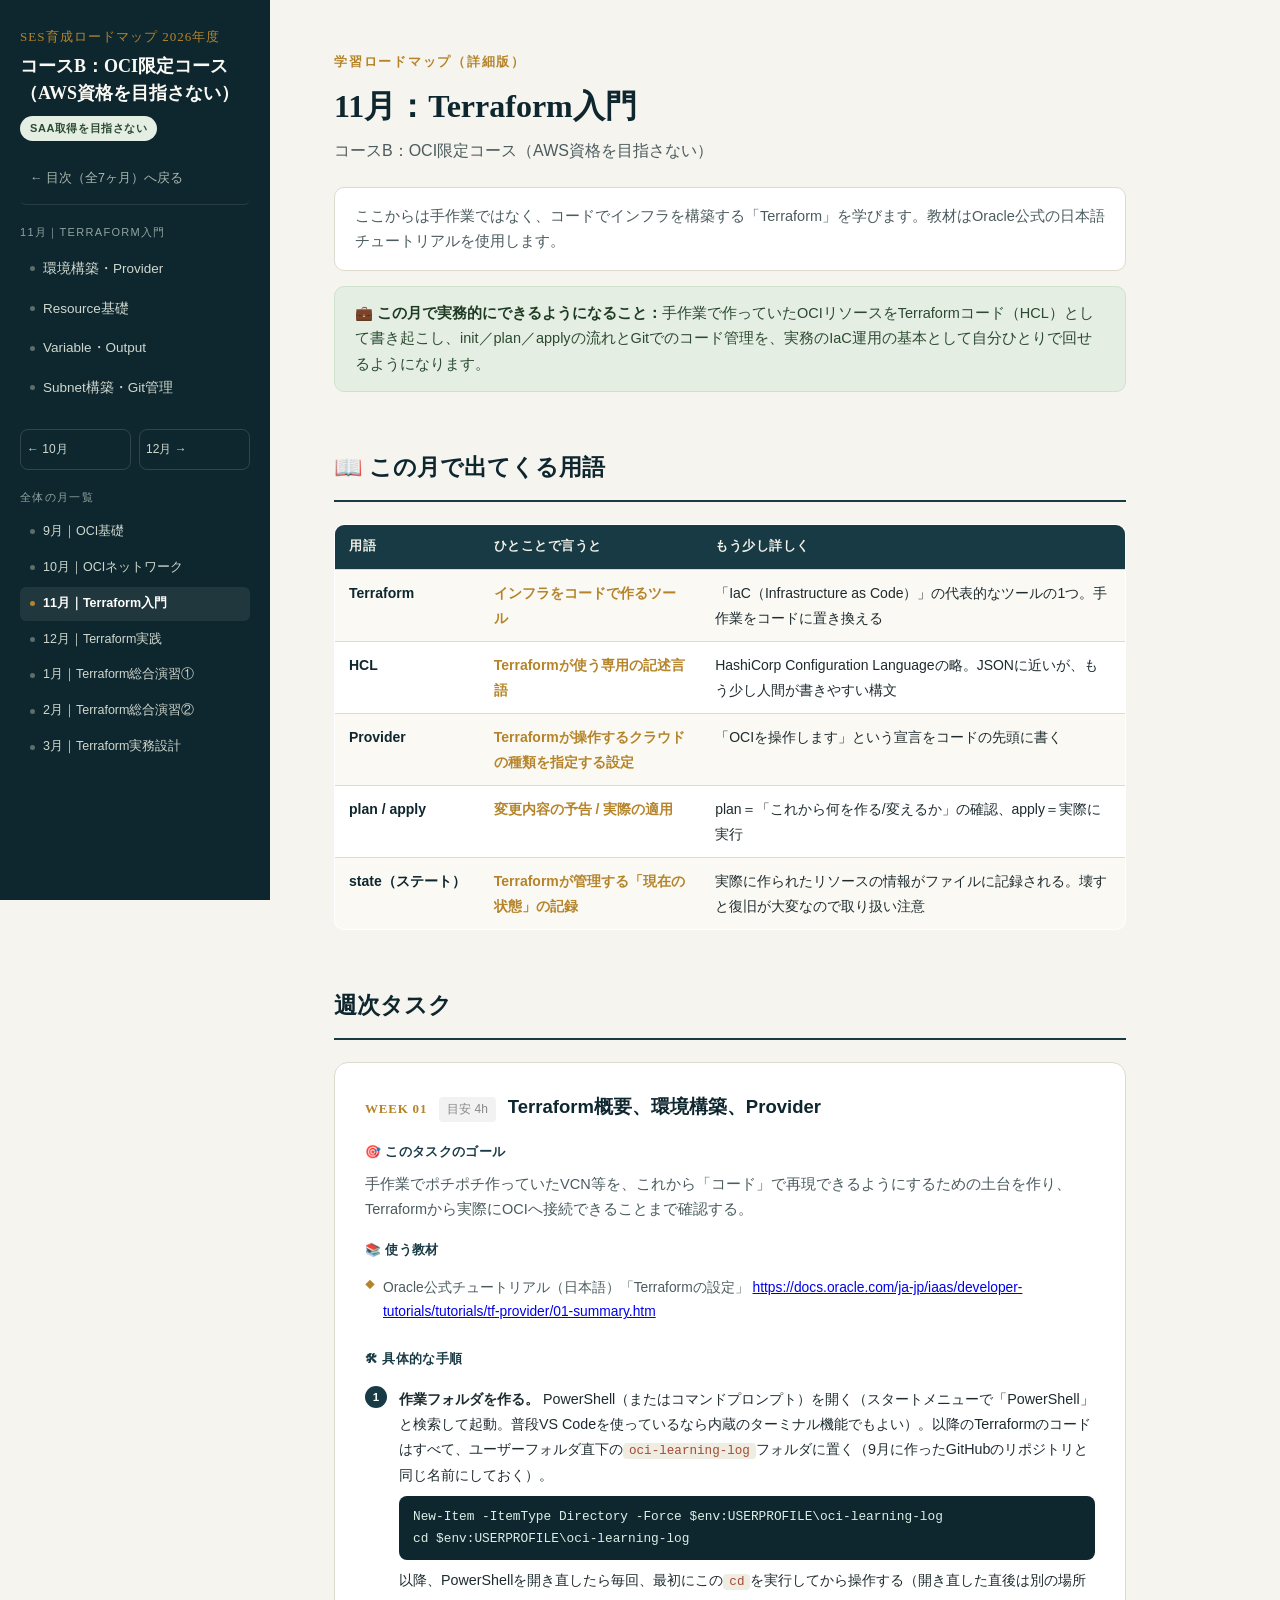
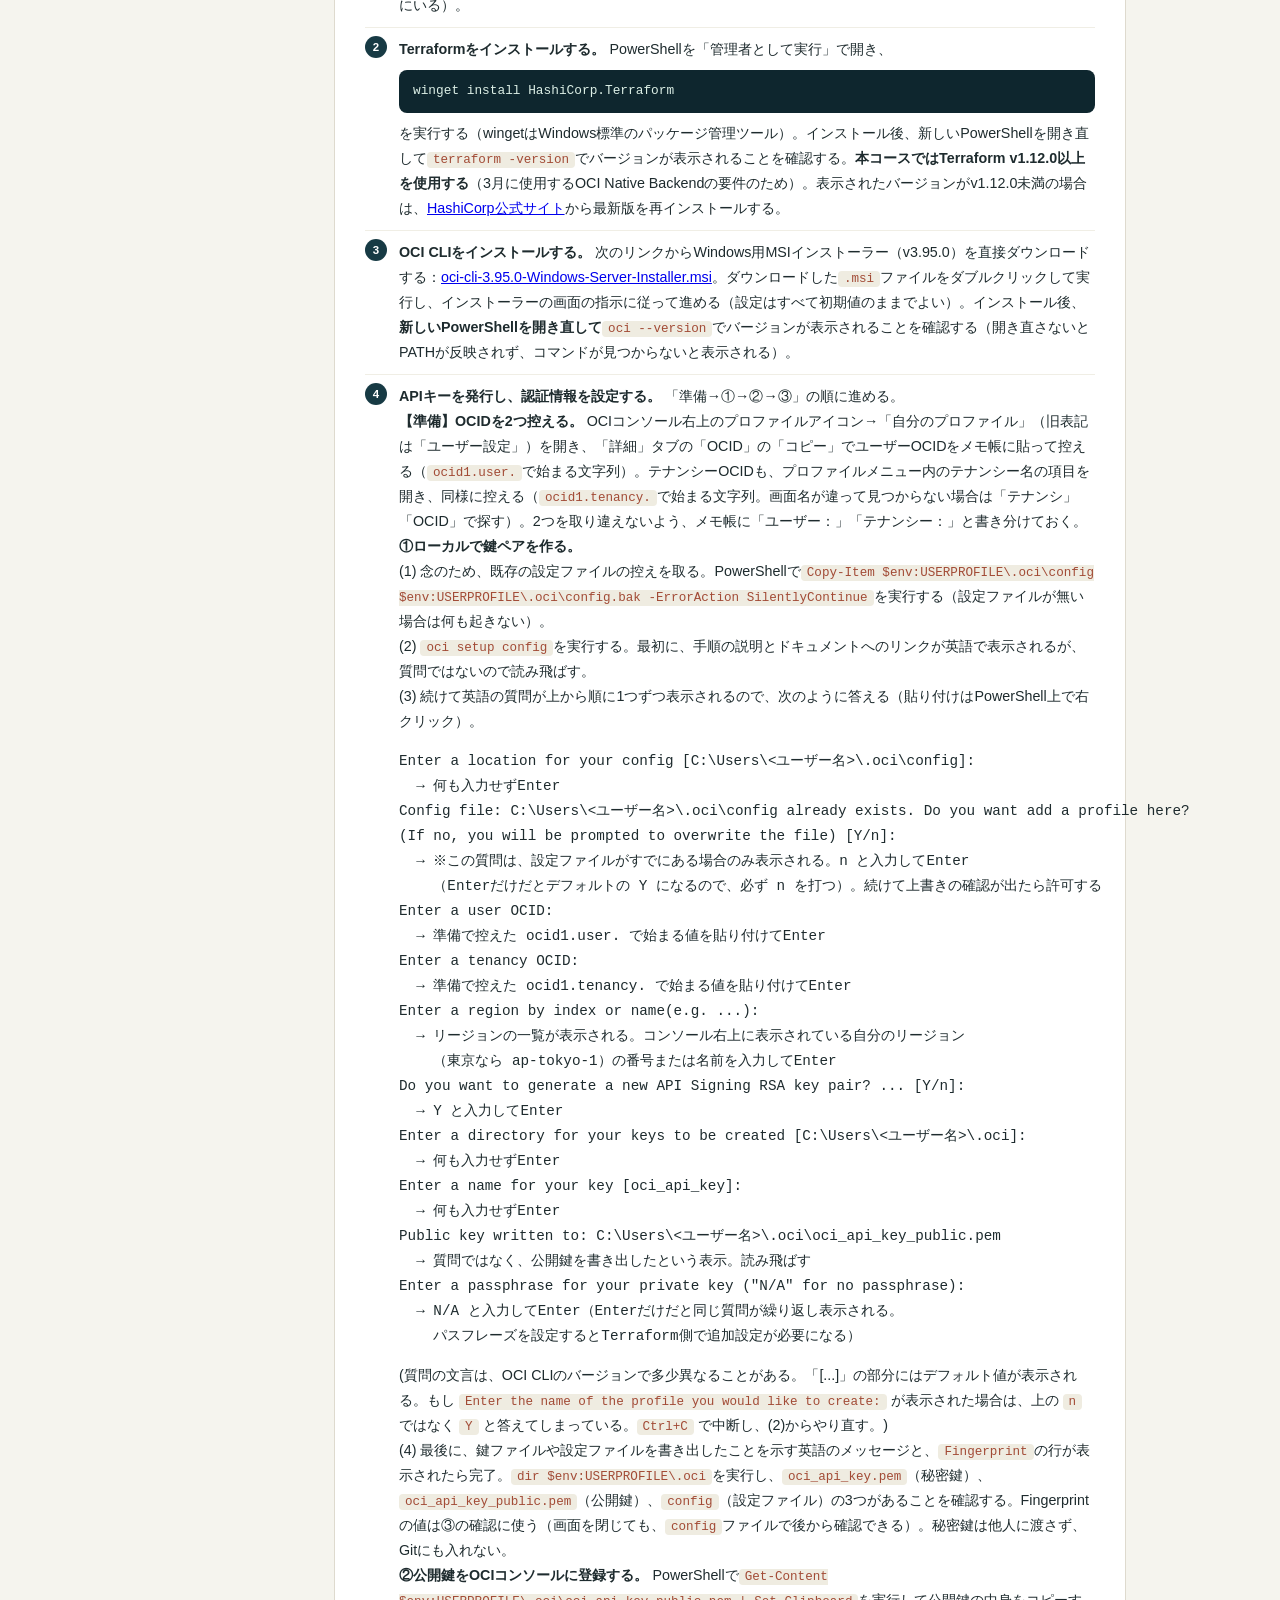
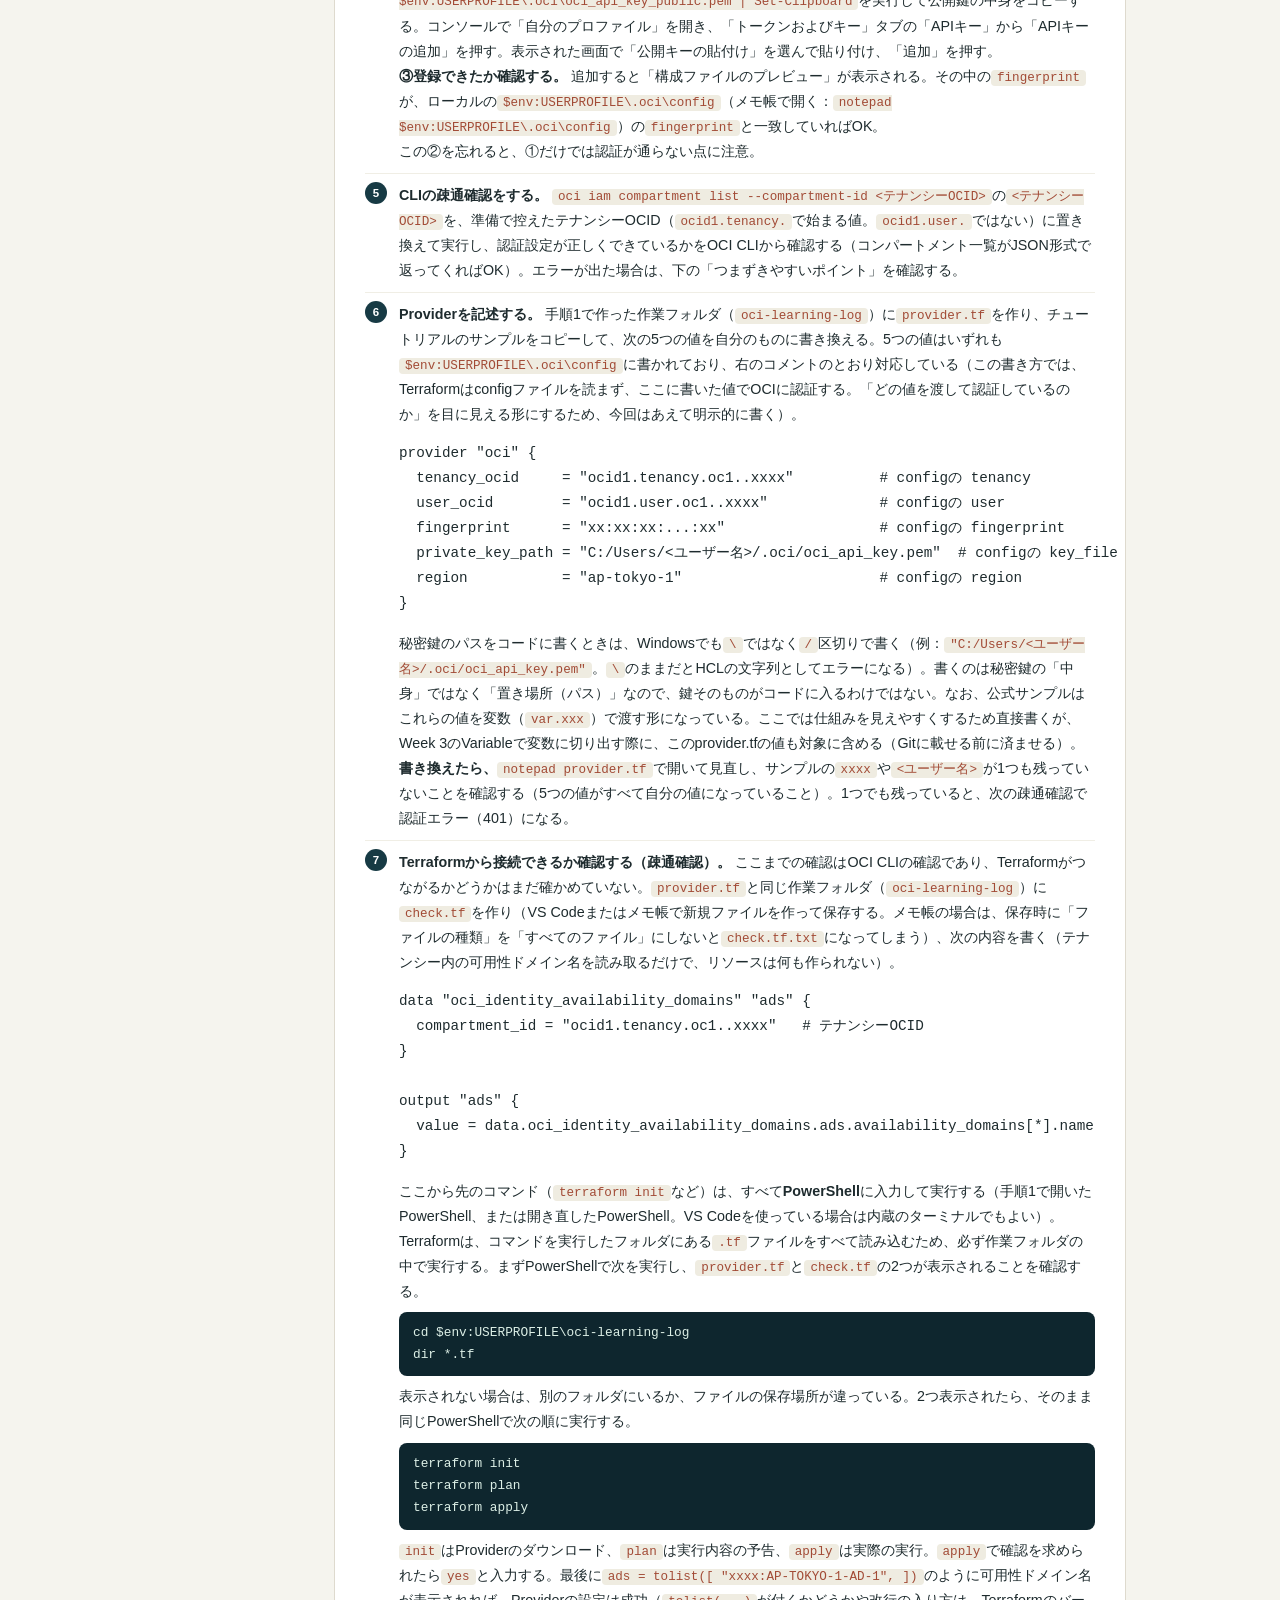
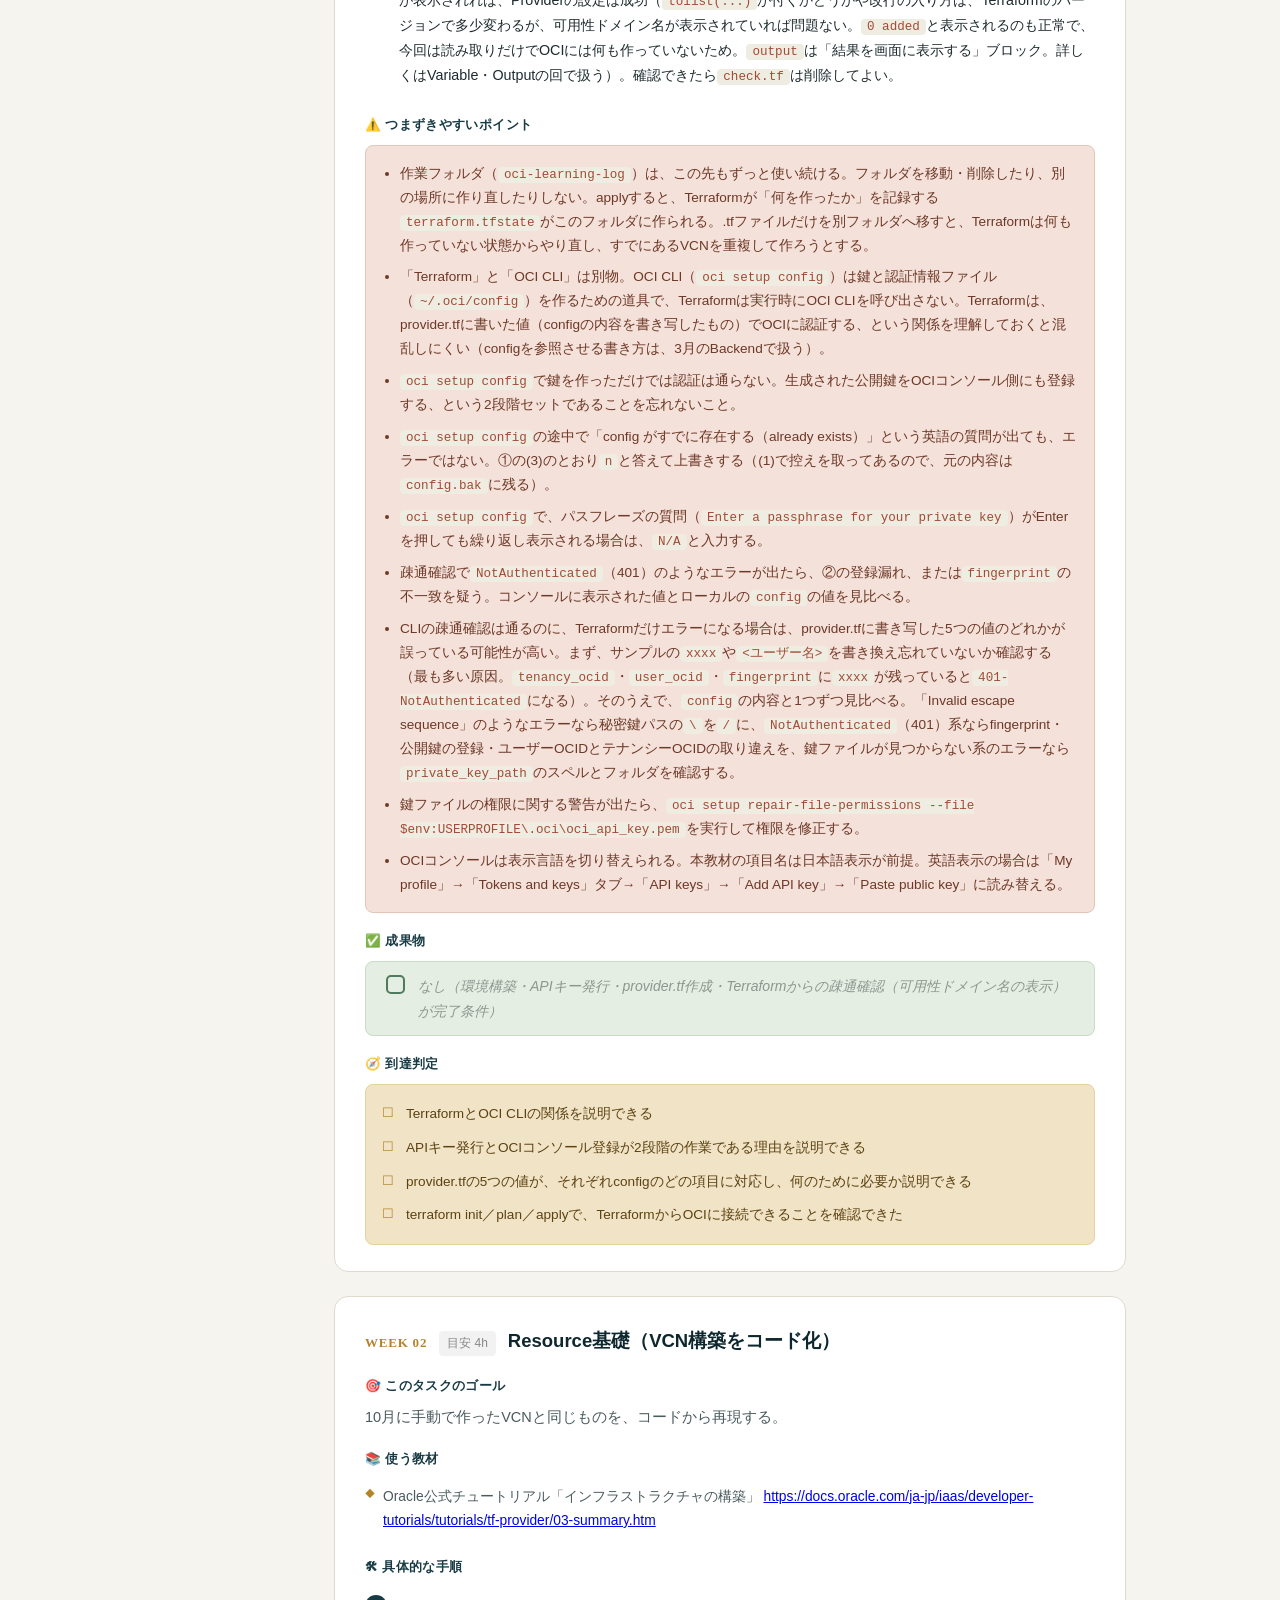
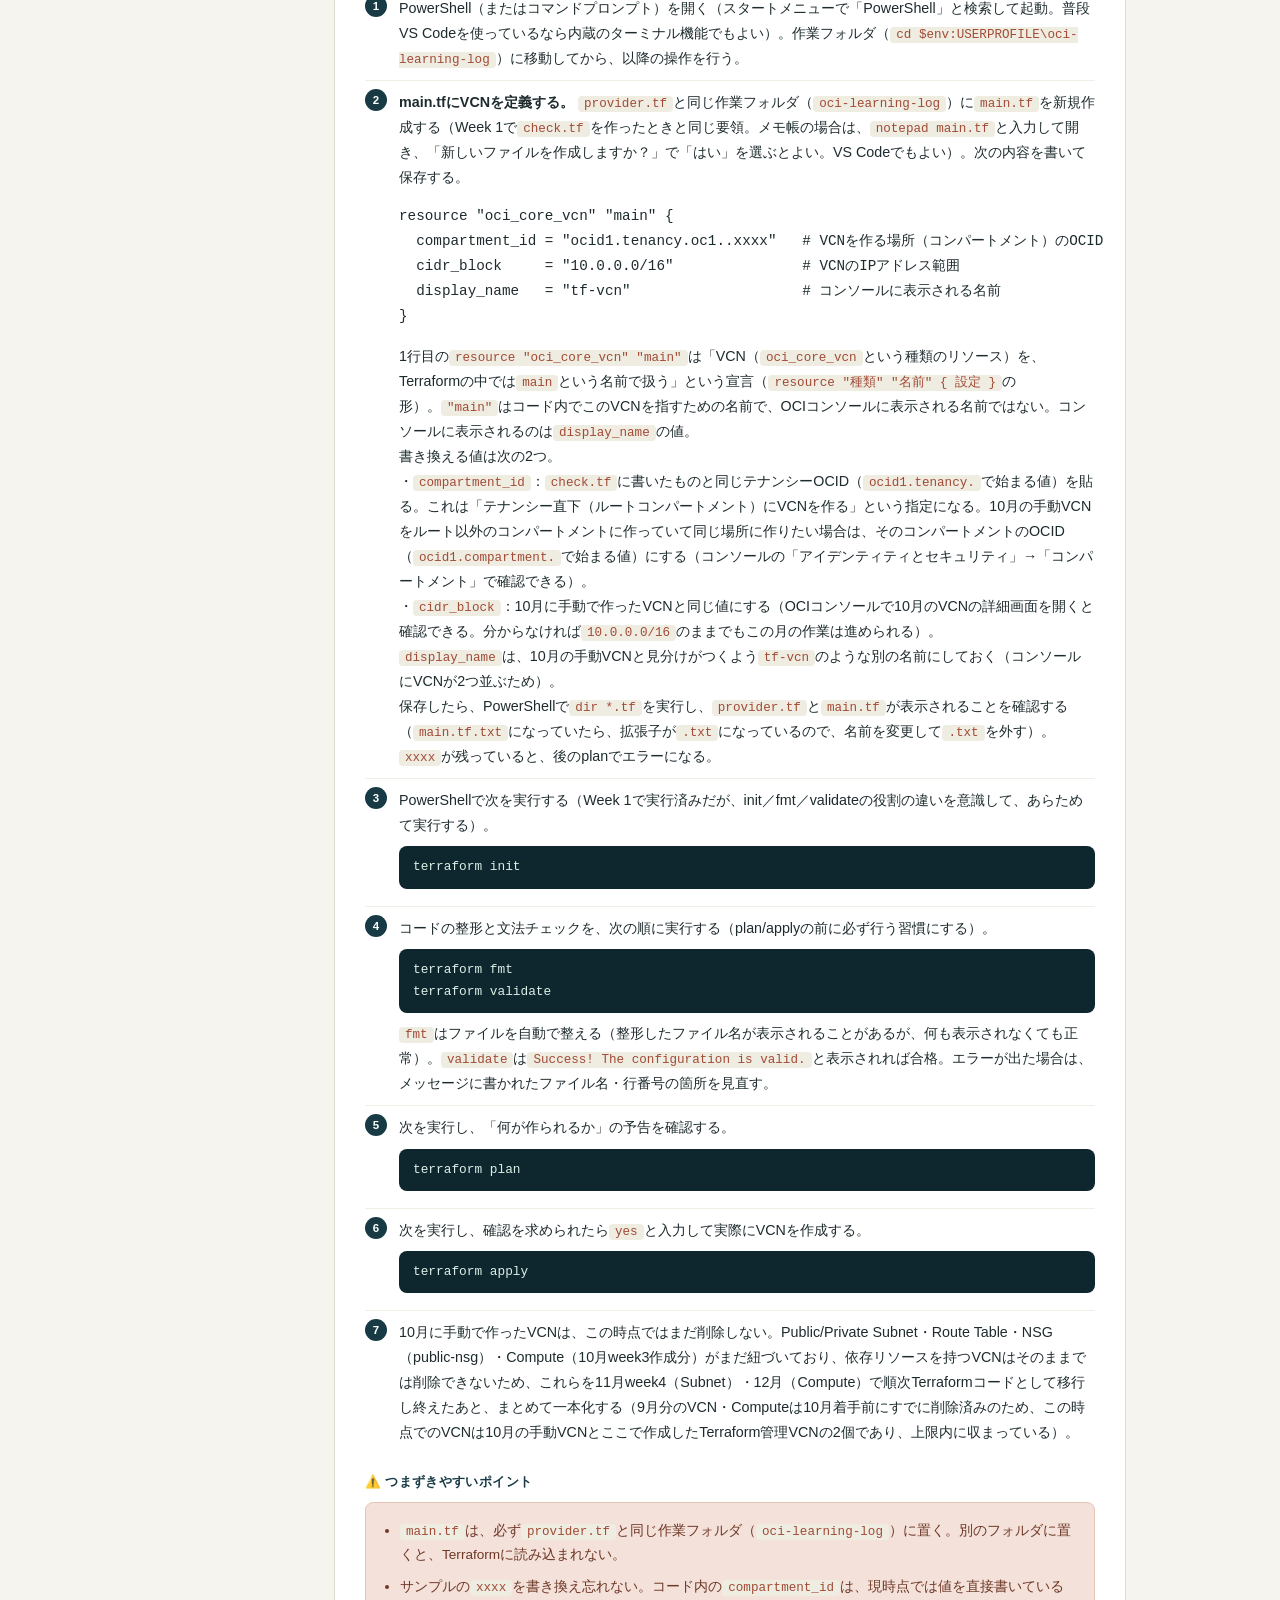
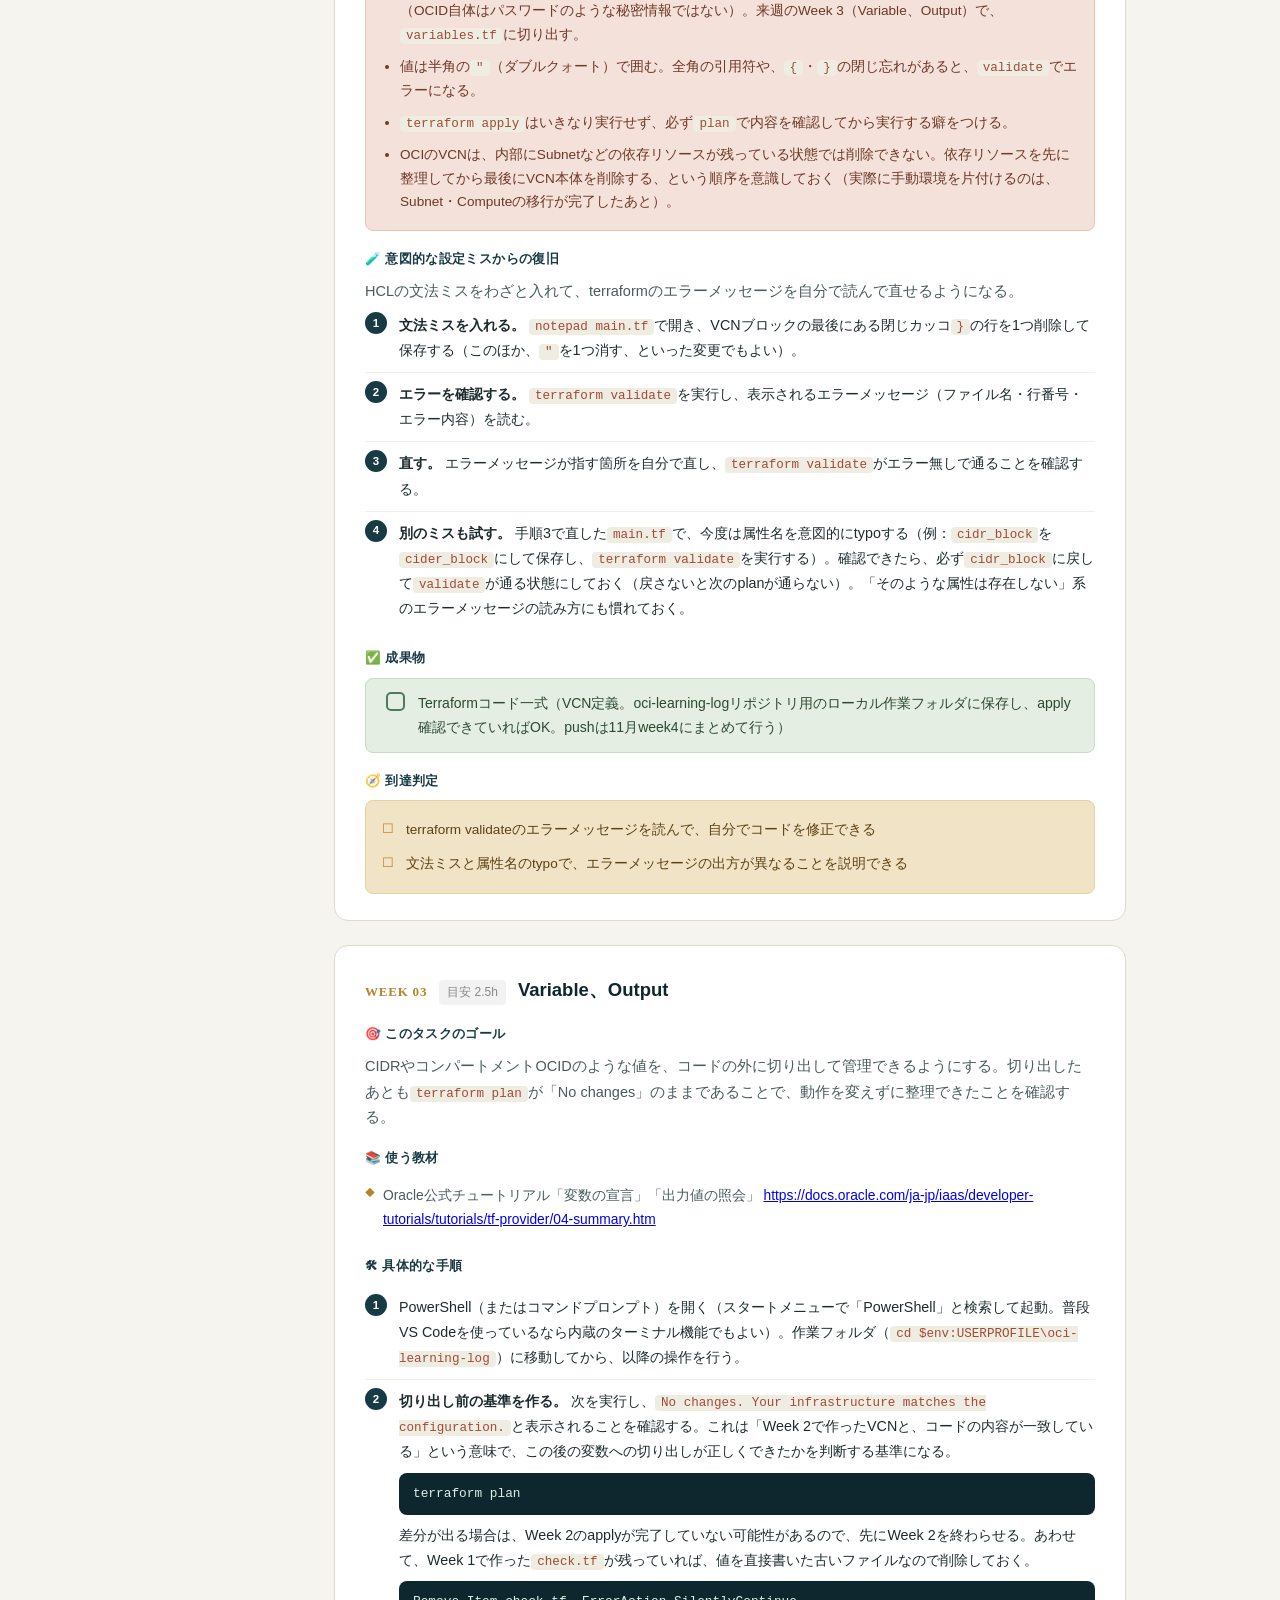
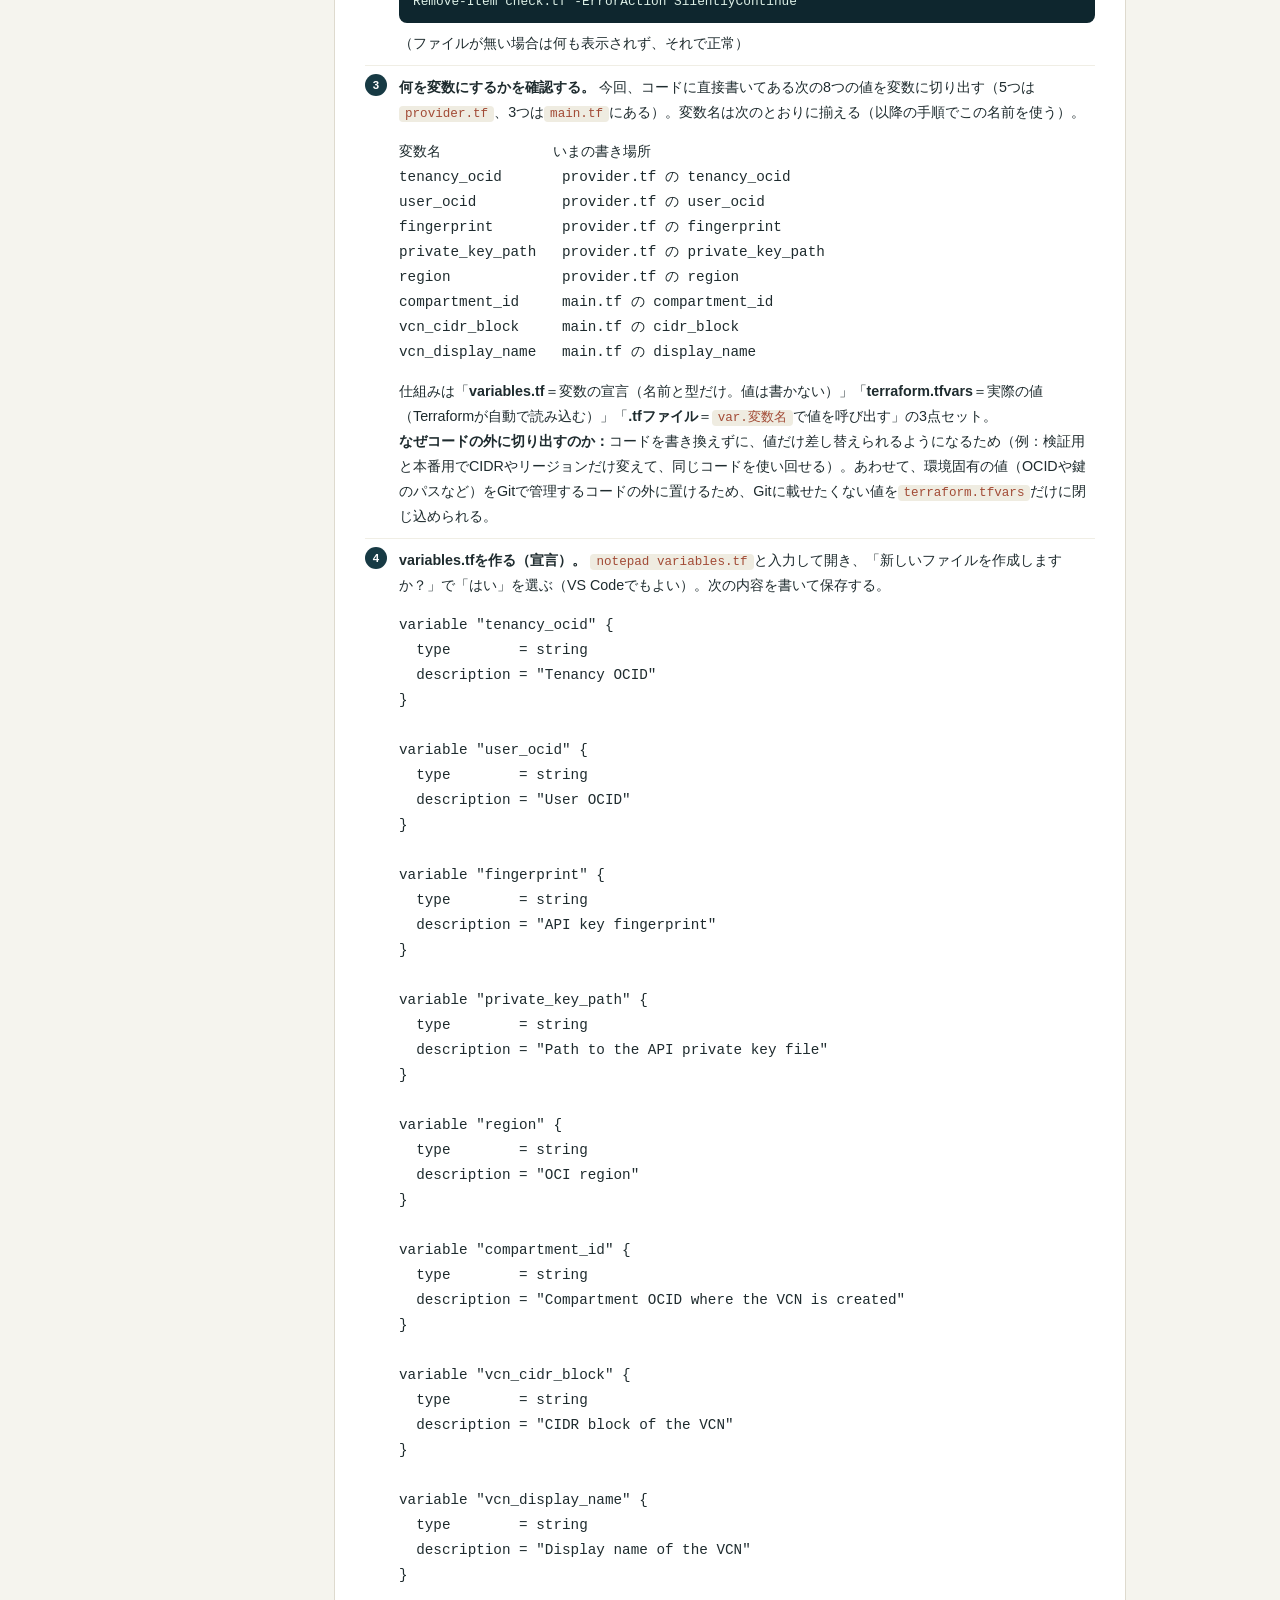
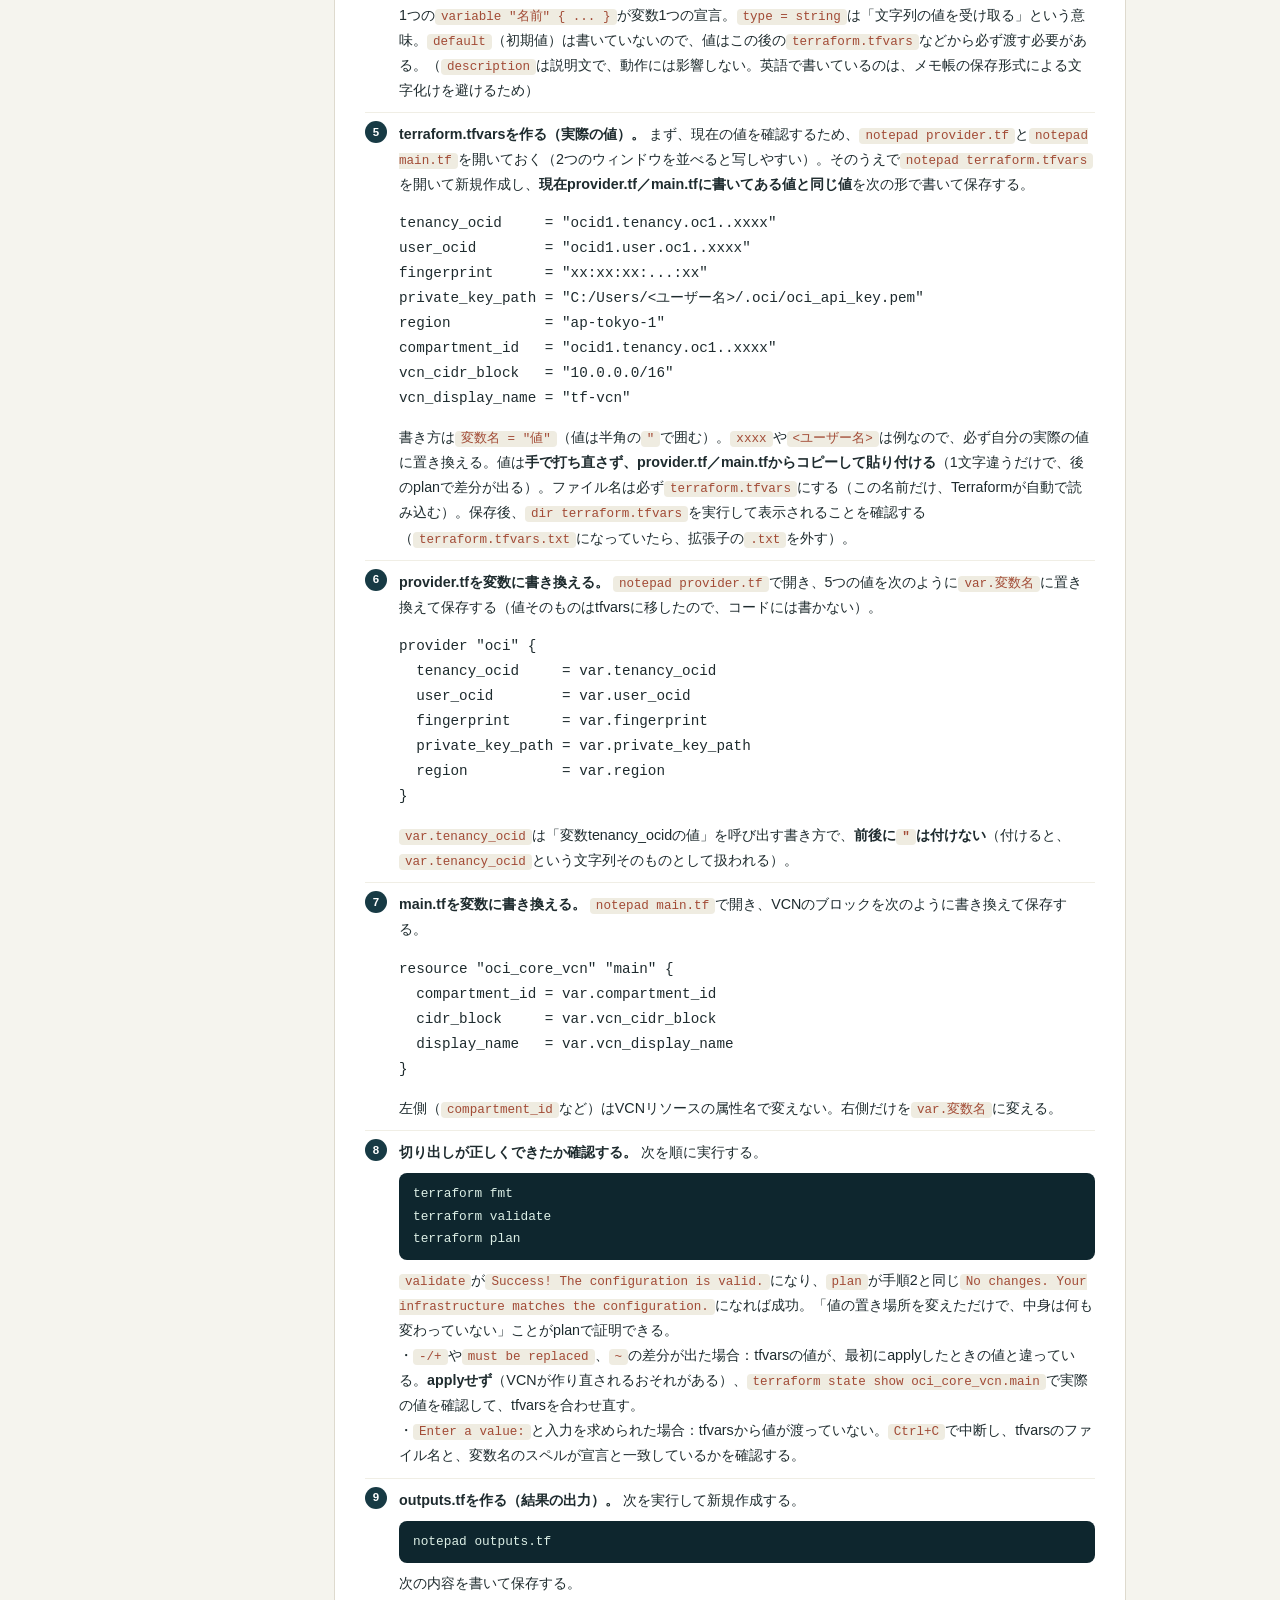
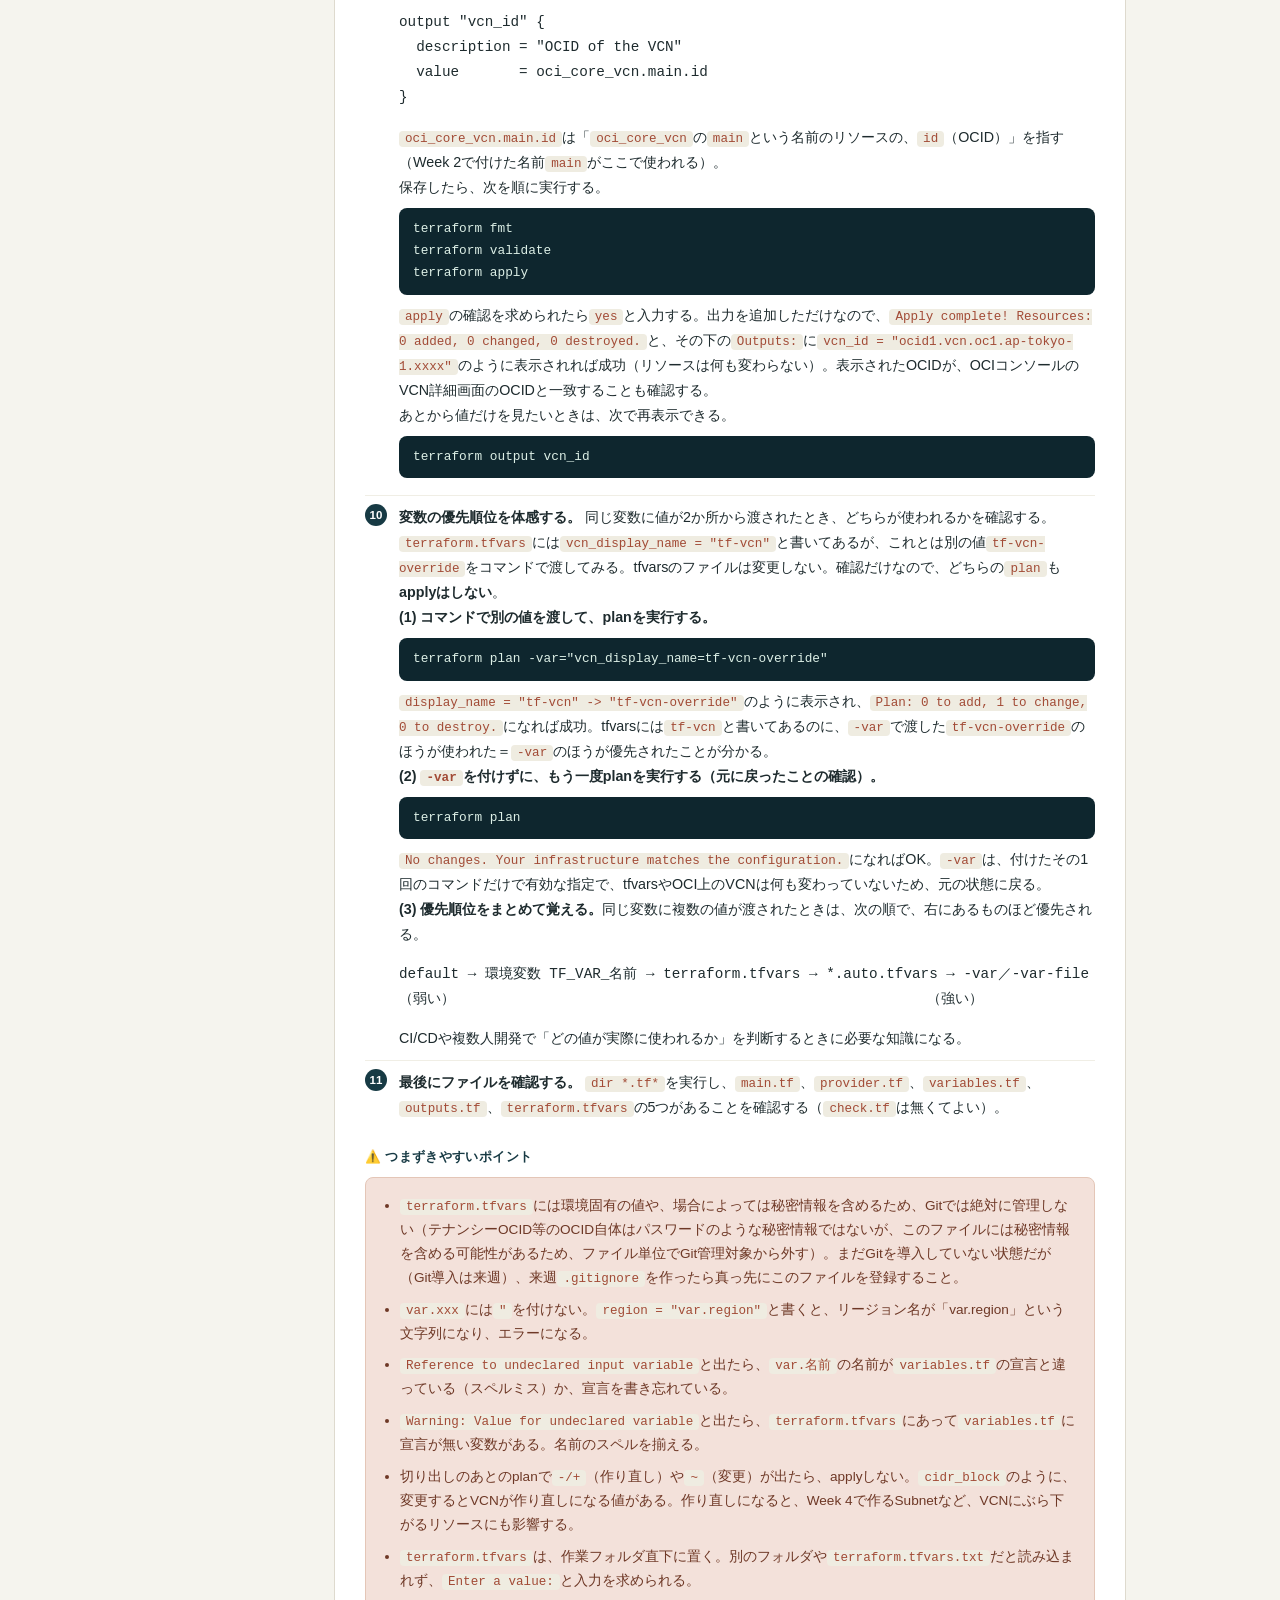
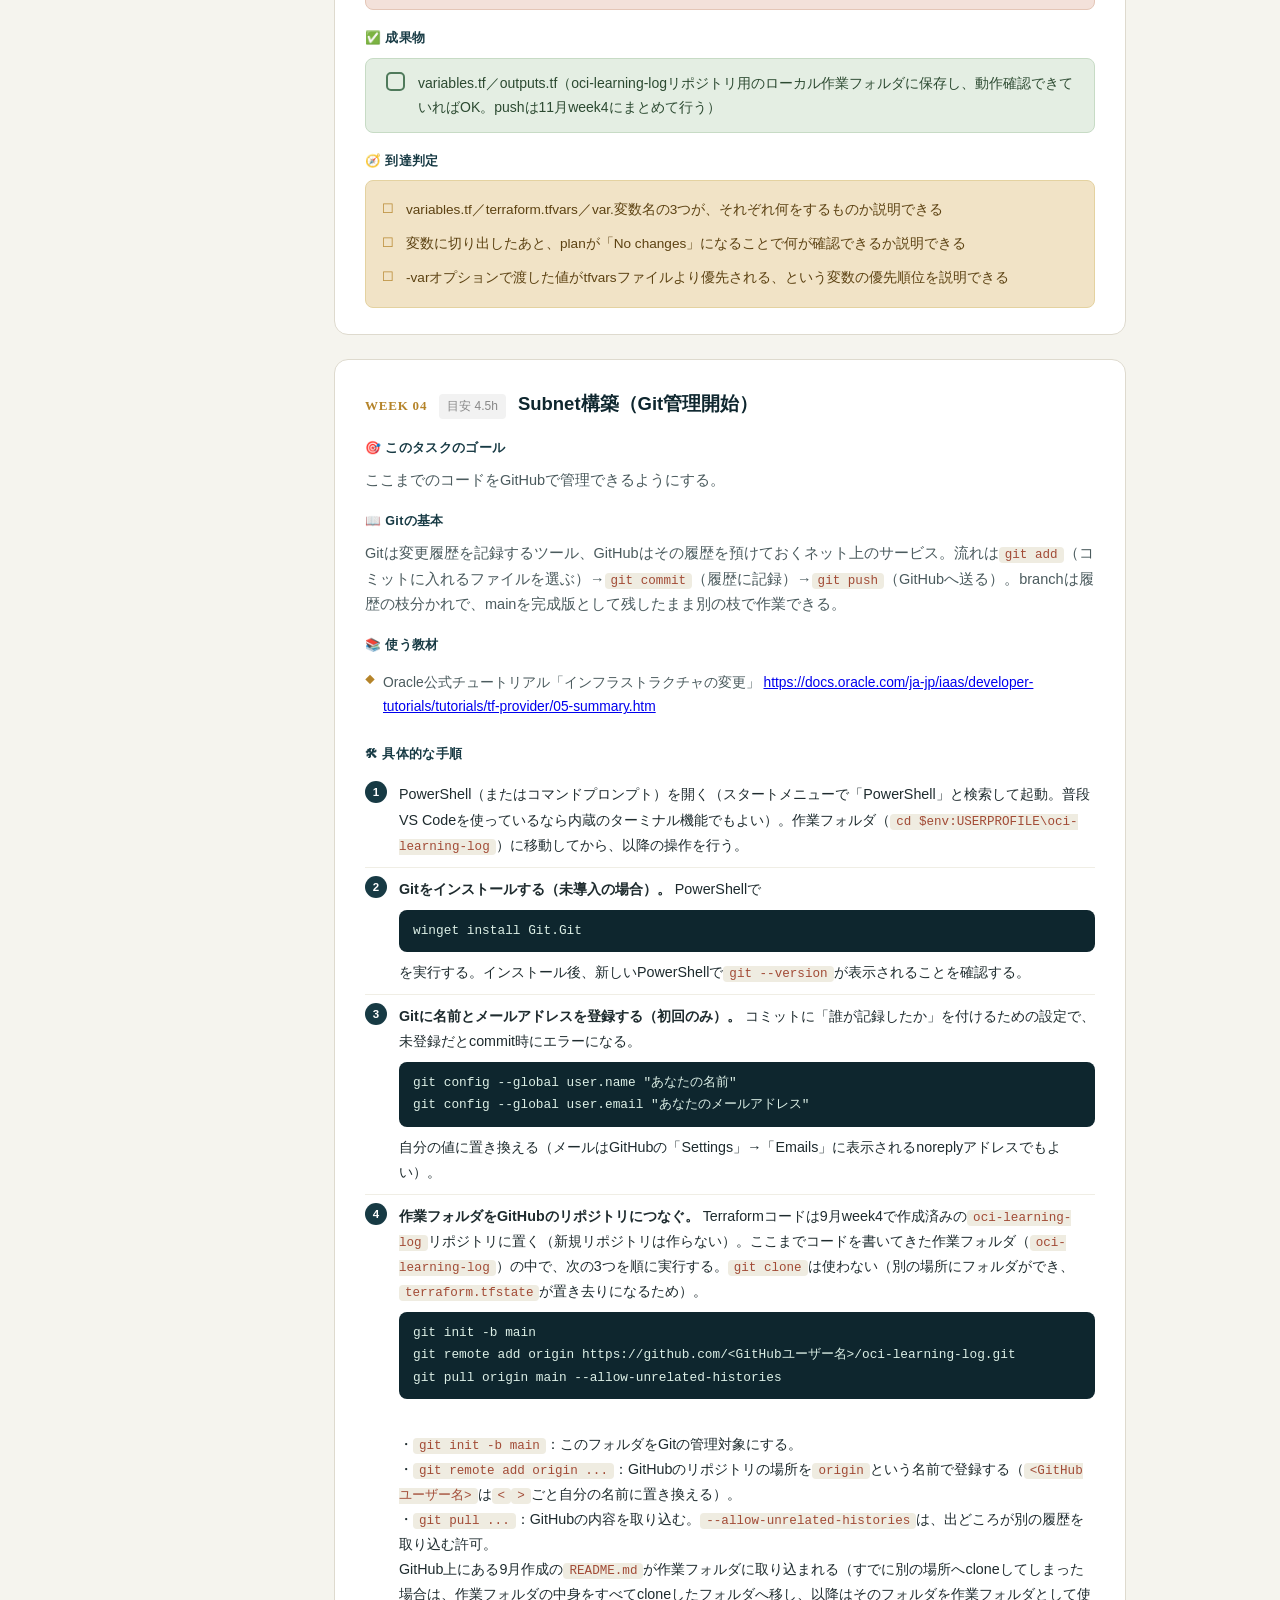
<file: 2026-11.html>
<!DOCTYPE html>
<html lang="ja">
<head>
<meta charset="UTF-8">
<meta name="viewport" content="width=device-width, initial-scale=1.0">
<title>コースB：OCI限定コース（AWS資格を目指さない）｜11月：Terraform入門</title>
<link rel="stylesheet" href="assets/style.css">
</head>
<body>
<div class="layout">
  <aside class="sidebar">
    <div class="brand">SES育成ロードマップ 2026年度</div>
    <h1>コースB：OCI限定コース（AWS資格を目指さない）</h1>
    <span class="course-badge b">SAA取得を目指さない</span>
    <a class="back-index" href="index.html">← 目次（全7ヶ月）へ戻る</a>
    <div class="nav-group-label">11月｜Terraform入門</div>
    <nav><a href="#w1"><span class="dot"></span>環境構築・Provider</a><a href="#w2"><span class="dot"></span>Resource基礎</a><a href="#w3"><span class="dot"></span>Variable・Output</a><a href="#w4"><span class="dot"></span>Subnet構築・Git管理</a></nav>
    <div class="prevnext"><a href="2026-10.html">← 10月</a><a href="2026-12.html">12月 →</a></div>
    <div class="nav-group-label">全体の月一覧</div>
    <nav class="month-nav"><a href="2026-09.html"><span class="dot"></span>9月｜OCI基礎</a><a href="2026-10.html"><span class="dot"></span>10月｜OCIネットワーク</a><a href="2026-11.html" class="current"><span class="dot"></span>11月｜Terraform入門</a><a href="2026-12.html"><span class="dot"></span>12月｜Terraform実践</a><a href="2027-01.html"><span class="dot"></span>1月｜Terraform総合演習①</a><a href="2027-02.html"><span class="dot"></span>2月｜Terraform総合演習②</a><a href="2027-03.html"><span class="dot"></span>3月｜Terraform実務設計</a></nav>
  </aside>
  <main>
    <div class="doc-header">
      <div class="eyebrow">学習ロードマップ（詳細版）</div>
      <h1>11月：Terraform入門</h1>
      <p class="sub">コースB：OCI限定コース（AWS資格を目指さない）</p>
      <p class="lead">ここからは手作業ではなく、コードでインフラを構築する「Terraform」を学びます。教材はOracle公式の日本語チュートリアルを使用します。</p>
      <p class="practical"><b>💼 この月で実務的にできるようになること：</b>手作業で作っていたOCIリソースをTerraformコード（HCL）として書き起こし、init／plan／applyの流れとGitでのコード管理を、実務のIaC運用の基本として自分ひとりで回せるようになります。</p>
    </div>

    <h2 class="section-title" id="glossary">📖 この月で出てくる用語</h2>
    <table class="glossary">
      <tr><th style="width:14%">用語</th><th style="width:28%">ひとことで言うと</th><th>もう少し詳しく</th></tr>
      <tr><td class="term">Terraform</td><td class="short">インフラをコードで作るツール</td><td>「IaC（Infrastructure as Code）」の代表的なツールの1つ。手作業をコードに置き換える</td></tr><tr><td class="term">HCL</td><td class="short">Terraformが使う専用の記述言語</td><td>HashiCorp Configuration Languageの略。JSONに近いが、もう少し人間が書きやすい構文</td></tr><tr><td class="term">Provider</td><td class="short">Terraformが操作するクラウドの種類を指定する設定</td><td>「OCIを操作します」という宣言をコードの先頭に書く</td></tr><tr><td class="term">plan / apply</td><td class="short">変更内容の予告 / 実際の適用</td><td>plan＝「これから何を作る/変えるか」の確認、apply＝実際に実行</td></tr><tr><td class="term">state（ステート）</td><td class="short">Terraformが管理する「現在の状態」の記録</td><td>実際に作られたリソースの情報がファイルに記録される。壊すと復旧が大変なので取り扱い注意</td></tr>
    </table>

    <h2 class="section-title">週次タスク</h2>
    
    <div class="week" id="w1">
      <div class="week-head"><span class="week-num">WEEK 01</span><span class="week-hours">目安 4h</span><h3>Terraform概要、環境構築、Provider</h3></div>
      <div class="block">
        <div class="block-label">🎯 このタスクのゴール</div>
        <div class="goal-text">手作業でポチポチ作っていたVCN等を、これから「コード」で再現できるようにするための土台を作り、Terraformから実際にOCIへ接続できることまで確認する。</div>
      </div>
      <div class="block">
        <div class="block-label">📚 使う教材</div>
        <ul class="materials"><li>Oracle公式チュートリアル（日本語）「Terraformの設定」 <a href="https://docs.oracle.com/ja-jp/iaas/developer-tutorials/tutorials/tf-provider/01-summary.htm" target="_blank" rel="noopener">https://docs.oracle.com/ja-jp/iaas/developer-tutorials/tutorials/tf-provider/01-summary.htm</a></li></ul>
      </div>
      <div class="block">
        <div class="block-label">🛠 具体的な手順</div>
        <ol class="steps"><li><b>作業フォルダを作る。</b> PowerShell（またはコマンドプロンプト）を開く（スタートメニューで「PowerShell」と検索して起動。普段VS Codeを使っているなら内蔵のターミナル機能でもよい）。以降のTerraformのコードはすべて、ユーザーフォルダ直下の<code class="inline">oci-learning-log</code>フォルダに置く（9月に作ったGitHubのリポジトリと同じ名前にしておく）。<div class="cmd">New-Item -ItemType Directory -Force $env:USERPROFILE\oci-learning-log
cd $env:USERPROFILE\oci-learning-log</div>以降、PowerShellを開き直したら毎回、最初にこの<code class="inline">cd</code>を実行してから操作する（開き直した直後は別の場所にいる）。</li><li><b>Terraformをインストールする。</b> PowerShellを「管理者として実行」で開き、<div class="cmd">winget install HashiCorp.Terraform</div>を実行する（wingetはWindows標準のパッケージ管理ツール）。インストール後、新しいPowerShellを開き直して<code class="inline">terraform -version</code>でバージョンが表示されることを確認する。<b>本コースではTerraform v1.12.0以上を使用する</b>（3月に使用するOCI Native Backendの要件のため）。表示されたバージョンがv1.12.0未満の場合は、<a href="https://developer.hashicorp.com/terraform/install" target="_blank" rel="noopener">HashiCorp公式サイト</a>から最新版を再インストールする。</li><li><b>OCI CLIをインストールする。</b> 次のリンクからWindows用MSIインストーラー（v3.95.0）を直接ダウンロードする：<a href="https://github.com/oracle/oci-cli/releases/download/v3.95.0/oci-cli-3.95.0-Windows-Server-Installer.msi" target="_blank" rel="noopener">oci-cli-3.95.0-Windows-Server-Installer.msi</a>。ダウンロードした<code class="inline">.msi</code>ファイルをダブルクリックして実行し、インストーラーの画面の指示に従って進める（設定はすべて初期値のままでよい）。インストール後、<b>新しいPowerShellを開き直して</b><code class="inline">oci --version</code>でバージョンが表示されることを確認する（開き直さないとPATHが反映されず、コマンドが見つからないと表示される）。</li><li><b>APIキーを発行し、認証情報を設定する。</b> 「準備→①→②→③」の順に進める。<br><b>【準備】OCIDを2つ控える。</b> OCIコンソール右上のプロファイルアイコン→「自分のプロファイル」（旧表記は「ユーザー設定」）を開き、「詳細」タブの「OCID」の「コピー」でユーザーOCIDをメモ帳に貼って控える（<code class="inline">ocid1.user.</code>で始まる文字列）。テナンシーOCIDも、プロファイルメニュー内のテナンシー名の項目を開き、同様に控える（<code class="inline">ocid1.tenancy.</code>で始まる文字列。画面名が違って見つからない場合は「テナンシ」「OCID」で探す）。2つを取り違えないよう、メモ帳に「ユーザー：」「テナンシー：」と書き分けておく。<br><b>①ローカルで鍵ペアを作る。</b><br>(1) 念のため、既存の設定ファイルの控えを取る。PowerShellで<code class="inline">Copy-Item $env:USERPROFILE\.oci\config $env:USERPROFILE\.oci\config.bak -ErrorAction SilentlyContinue</code>を実行する（設定ファイルが無い場合は何も起きない）。<br>(2) <code class="inline">oci setup config</code>を実行する。最初に、手順の説明とドキュメントへのリンクが英語で表示されるが、質問ではないので読み飛ばす。<br>(3) 続けて英語の質問が上から順に1つずつ表示されるので、次のように答える（貼り付けはPowerShell上で右クリック）。<pre>Enter a location for your config [C:\Users\&lt;ユーザー名&gt;\.oci\config]:
  → 何も入力せずEnter
Config file: C:\Users\&lt;ユーザー名&gt;\.oci\config already exists. Do you want add a profile here?
(If no, you will be prompted to overwrite the file) [Y/n]:
  → ※この質問は、設定ファイルがすでにある場合のみ表示される。n と入力してEnter
    （Enterだけだとデフォルトの Y になるので、必ず n を打つ）。続けて上書きの確認が出たら許可する
Enter a user OCID:
  → 準備で控えた ocid1.user. で始まる値を貼り付けてEnter
Enter a tenancy OCID:
  → 準備で控えた ocid1.tenancy. で始まる値を貼り付けてEnter
Enter a region by index or name(e.g. ...):
  → リージョンの一覧が表示される。コンソール右上に表示されている自分のリージョン
    （東京なら ap-tokyo-1）の番号または名前を入力してEnter
Do you want to generate a new API Signing RSA key pair? ... [Y/n]:
  → Y と入力してEnter
Enter a directory for your keys to be created [C:\Users\&lt;ユーザー名&gt;\.oci]:
  → 何も入力せずEnter
Enter a name for your key [oci_api_key]:
  → 何も入力せずEnter
Public key written to: C:\Users\&lt;ユーザー名&gt;\.oci\oci_api_key_public.pem
  → 質問ではなく、公開鍵を書き出したという表示。読み飛ばす
Enter a passphrase for your private key ("N/A" for no passphrase):
  → N/A と入力してEnter（Enterだけだと同じ質問が繰り返し表示される。
    パスフレーズを設定するとTerraform側で追加設定が必要になる）</pre>(質問の文言は、OCI CLIのバージョンで多少異なることがある。「[...]」の部分にはデフォルト値が表示される。もし <code class="inline">Enter the name of the profile you would like to create:</code> が表示された場合は、上の <code class="inline">n</code> ではなく <code class="inline">Y</code> と答えてしまっている。<code class="inline">Ctrl+C</code> で中断し、(2)からやり直す。)<br>(4) 最後に、鍵ファイルや設定ファイルを書き出したことを示す英語のメッセージと、<code class="inline">Fingerprint</code>の行が表示されたら完了。<code class="inline">dir $env:USERPROFILE\.oci</code>を実行し、<code class="inline">oci_api_key.pem</code>（秘密鍵）、<code class="inline">oci_api_key_public.pem</code>（公開鍵）、<code class="inline">config</code>（設定ファイル）の3つがあることを確認する。Fingerprintの値は③の確認に使う（画面を閉じても、<code class="inline">config</code>ファイルで後から確認できる）。秘密鍵は他人に渡さず、Gitにも入れない。<br><b>②公開鍵をOCIコンソールに登録する。</b> PowerShellで<code class="inline">Get-Content $env:USERPROFILE\.oci\oci_api_key_public.pem | Set-Clipboard</code>を実行して公開鍵の中身をコピーする。コンソールで「自分のプロファイル」を開き、「トークンおよびキー」タブの「APIキー」から「APIキーの追加」を押す。表示された画面で「公開キーの貼付け」を選んで貼り付け、「追加」を押す。<br><b>③登録できたか確認する。</b> 追加すると「構成ファイルのプレビュー」が表示される。その中の<code class="inline">fingerprint</code>が、ローカルの<code class="inline">$env:USERPROFILE\.oci\config</code>（メモ帳で開く：<code class="inline">notepad $env:USERPROFILE\.oci\config</code>）の<code class="inline">fingerprint</code>と一致していればOK。<br>この②を忘れると、①だけでは認証が通らない点に注意。</li><li><b>CLIの疎通確認をする。</b> <code class="inline">oci iam compartment list --compartment-id &lt;テナンシーOCID&gt;</code>の<code class="inline">&lt;テナンシーOCID&gt;</code>を、準備で控えたテナンシーOCID（<code class="inline">ocid1.tenancy.</code>で始まる値。<code class="inline">ocid1.user.</code>ではない）に置き換えて実行し、認証設定が正しくできているかをOCI CLIから確認する（コンパートメント一覧がJSON形式で返ってくればOK）。エラーが出た場合は、下の「つまずきやすいポイント」を確認する。</li><li><b>Providerを記述する。</b> 手順1で作った作業フォルダ（<code class="inline">oci-learning-log</code>）に<code class="inline">provider.tf</code>を作り、チュートリアルのサンプルをコピーして、次の5つの値を自分のものに書き換える。5つの値はいずれも<code class="inline">$env:USERPROFILE\.oci\config</code>に書かれており、右のコメントのとおり対応している（この書き方では、Terraformはconfigファイルを読まず、ここに書いた値でOCIに認証する。「どの値を渡して認証しているのか」を目に見える形にするため、今回はあえて明示的に書く）。<pre>provider "oci" {
  tenancy_ocid     = "ocid1.tenancy.oc1..xxxx"          # configの tenancy
  user_ocid        = "ocid1.user.oc1..xxxx"             # configの user
  fingerprint      = "xx:xx:xx:...:xx"                  # configの fingerprint
  private_key_path = "C:/Users/&lt;ユーザー名&gt;/.oci/oci_api_key.pem"  # configの key_file
  region           = "ap-tokyo-1"                       # configの region
}</pre>秘密鍵のパスをコードに書くときは、Windowsでも<code class="inline">\</code>ではなく<code class="inline">/</code>区切りで書く（例：<code class="inline">"C:/Users/&lt;ユーザー名&gt;/.oci/oci_api_key.pem"</code>。<code class="inline">\</code>のままだとHCLの文字列としてエラーになる）。書くのは秘密鍵の「中身」ではなく「置き場所（パス）」なので、鍵そのものがコードに入るわけではない。なお、公式サンプルはこれらの値を変数（<code class="inline">var.xxx</code>）で渡す形になっている。ここでは仕組みを見えやすくするため直接書くが、Week 3のVariableで変数に切り出す際に、このprovider.tfの値も対象に含める（Gitに載せる前に済ませる）。<b>書き換えたら、</b><code class="inline">notepad provider.tf</code>で開いて見直し、サンプルの<code class="inline">xxxx</code>や<code class="inline">&lt;ユーザー名&gt;</code>が1つも残っていないことを確認する（5つの値がすべて自分の値になっていること）。1つでも残っていると、次の疎通確認で認証エラー（401）になる。</li><li><b>Terraformから接続できるか確認する（疎通確認）。</b> ここまでの確認はOCI CLIの確認であり、Terraformがつながるかどうかはまだ確かめていない。<code class="inline">provider.tf</code>と同じ作業フォルダ（<code class="inline">oci-learning-log</code>）に<code class="inline">check.tf</code>を作り（VS Codeまたはメモ帳で新規ファイルを作って保存する。メモ帳の場合は、保存時に「ファイルの種類」を「すべてのファイル」にしないと<code class="inline">check.tf.txt</code>になってしまう）、次の内容を書く（テナンシー内の可用性ドメイン名を読み取るだけで、リソースは何も作られない）。<pre>data "oci_identity_availability_domains" "ads" {
  compartment_id = "ocid1.tenancy.oc1..xxxx"   # テナンシーOCID
}

output "ads" {
  value = data.oci_identity_availability_domains.ads.availability_domains[*].name
}</pre>ここから先のコマンド（<code class="inline">terraform init</code>など）は、すべて<b>PowerShell</b>に入力して実行する（手順1で開いたPowerShell、または開き直したPowerShell。VS Codeを使っている場合は内蔵のターミナルでもよい）。Terraformは、コマンドを実行したフォルダにある<code class="inline">.tf</code>ファイルをすべて読み込むため、必ず作業フォルダの中で実行する。まずPowerShellで次を実行し、<code class="inline">provider.tf</code>と<code class="inline">check.tf</code>の2つが表示されることを確認する。<div class="cmd">cd $env:USERPROFILE\oci-learning-log
dir *.tf</div>表示されない場合は、別のフォルダにいるか、ファイルの保存場所が違っている。2つ表示されたら、そのまま同じPowerShellで次の順に実行する。<div class="cmd">terraform init
terraform plan
terraform apply</div><code class="inline">init</code>はProviderのダウンロード、<code class="inline">plan</code>は実行内容の予告、<code class="inline">apply</code>は実際の実行。<code class="inline">apply</code>で確認を求められたら<code class="inline">yes</code>と入力する。最後に<code class="inline">ads = tolist([ "xxxx:AP-TOKYO-1-AD-1", ])</code>のように可用性ドメイン名が表示されれば、Providerの設定は成功（<code class="inline">tolist(...)</code>が付くかどうかや改行の入り方は、Terraformのバージョンで多少変わるが、可用性ドメイン名が表示されていれば問題ない。<code class="inline">0 added</code>と表示されるのも正常で、今回は読み取りだけでOCIには何も作っていないため。<code class="inline">output</code>は「結果を画面に表示する」ブロック。詳しくはVariable・Outputの回で扱う）。確認できたら<code class="inline">check.tf</code>は削除してよい。</li></ol>
      </div>
      <div class="block">
        <div class="block-label">⚠️ つまずきやすいポイント</div>
        <div class="warn-box"><ul><li>作業フォルダ（<code class="inline">oci-learning-log</code>）は、この先もずっと使い続ける。フォルダを移動・削除したり、別の場所に作り直したりしない。applyすると、Terraformが「何を作ったか」を記録する<code class="inline">terraform.tfstate</code>がこのフォルダに作られる。.tfファイルだけを別フォルダへ移すと、Terraformは何も作っていない状態からやり直し、すでにあるVCNを重複して作ろうとする。</li><li>「Terraform」と「OCI CLI」は別物。OCI CLI（<code class="inline">oci setup config</code>）は鍵と認証情報ファイル（<code class="inline">~/.oci/config</code>）を作るための道具で、Terraformは実行時にOCI CLIを呼び出さない。Terraformは、provider.tfに書いた値（configの内容を書き写したもの）でOCIに認証する、という関係を理解しておくと混乱しにくい（configを参照させる書き方は、3月のBackendで扱う）。</li><li><code class="inline">oci setup config</code>で鍵を作っただけでは認証は通らない。生成された公開鍵をOCIコンソール側にも登録する、という2段階セットであることを忘れないこと。</li><li><code class="inline">oci setup config</code>の途中で「config がすでに存在する（already exists）」という英語の質問が出ても、エラーではない。①の(3)のとおり<code class="inline">n</code>と答えて上書きする（(1)で控えを取ってあるので、元の内容は<code class="inline">config.bak</code>に残る）。</li><li><code class="inline">oci setup config</code>で、パスフレーズの質問（<code class="inline">Enter a passphrase for your private key</code>）がEnterを押しても繰り返し表示される場合は、<code class="inline">N/A</code>と入力する。</li><li>疎通確認で<code class="inline">NotAuthenticated</code>（401）のようなエラーが出たら、②の登録漏れ、または<code class="inline">fingerprint</code>の不一致を疑う。コンソールに表示された値とローカルの<code class="inline">config</code>の値を見比べる。</li><li>CLIの疎通確認は通るのに、Terraformだけエラーになる場合は、provider.tfに書き写した5つの値のどれかが誤っている可能性が高い。まず、サンプルの<code class="inline">xxxx</code>や<code class="inline">&lt;ユーザー名&gt;</code>を書き換え忘れていないか確認する（最も多い原因。<code class="inline">tenancy_ocid</code>・<code class="inline">user_ocid</code>・<code class="inline">fingerprint</code>に<code class="inline">xxxx</code>が残っていると<code class="inline">401-NotAuthenticated</code>になる）。そのうえで、<code class="inline">config</code>の内容と1つずつ見比べる。「Invalid escape sequence」のようなエラーなら秘密鍵パスの<code class="inline">\</code>を<code class="inline">/</code>に、<code class="inline">NotAuthenticated</code>（401）系ならfingerprint・公開鍵の登録・ユーザーOCIDとテナンシーOCIDの取り違えを、鍵ファイルが見つからない系のエラーなら<code class="inline">private_key_path</code>のスペルとフォルダを確認する。</li><li>鍵ファイルの権限に関する警告が出たら、<code class="inline">oci setup repair-file-permissions --file $env:USERPROFILE\.oci\oci_api_key.pem</code>を実行して権限を修正する。</li><li>OCIコンソールは表示言語を切り替えられる。本教材の項目名は日本語表示が前提。英語表示の場合は「My profile」→「Tokens and keys」タブ→「API keys」→「Add API key」→「Paste public key」に読み替える。</li></ul></div>
      </div>
      <div class="block">
        <div class="block-label">✅ 成果物</div>
        <label class="deliverable" data-key="w1"><input type="checkbox"><span class="dtext"><span class="dnone">なし（環境構築・APIキー発行・provider.tf作成・Terraformからの疎通確認（可用性ドメイン名の表示）が完了条件）</span></span></label>
        
      </div>
      <div class="block">
        <div class="block-label">🧭 到達判定</div>
        <div class="criteria-box"><ul><li>TerraformとOCI CLIの関係を説明できる</li><li>APIキー発行とOCIコンソール登録が2段階の作業である理由を説明できる</li><li>provider.tfの5つの値が、それぞれconfigのどの項目に対応し、何のために必要か説明できる</li><li>terraform init／plan／applyで、TerraformからOCIに接続できることを確認できた</li></ul></div>
      </div>
    </div>
    <div class="week" id="w2">
      <div class="week-head"><span class="week-num">WEEK 02</span><span class="week-hours">目安 4h</span><h3>Resource基礎（VCN構築をコード化）</h3></div>
      <div class="block">
        <div class="block-label">🎯 このタスクのゴール</div>
        <div class="goal-text">10月に手動で作ったVCNと同じものを、コードから再現する。</div>
      </div>
      <div class="block">
        <div class="block-label">📚 使う教材</div>
        <ul class="materials"><li>Oracle公式チュートリアル「インフラストラクチャの構築」 <a href="https://docs.oracle.com/ja-jp/iaas/developer-tutorials/tutorials/tf-provider/03-summary.htm" target="_blank" rel="noopener">https://docs.oracle.com/ja-jp/iaas/developer-tutorials/tutorials/tf-provider/03-summary.htm</a></li></ul>
      </div>
      <div class="block">
        <div class="block-label">🛠 具体的な手順</div>
        <ol class="steps"><li>PowerShell（またはコマンドプロンプト）を開く（スタートメニューで「PowerShell」と検索して起動。普段VS Codeを使っているなら内蔵のターミナル機能でもよい）。作業フォルダ（<code class="inline">cd $env:USERPROFILE\oci-learning-log</code>）に移動してから、以降の操作を行う。</li><li><b>main.tfにVCNを定義する。</b> <code class="inline">provider.tf</code>と同じ作業フォルダ（<code class="inline">oci-learning-log</code>）に<code class="inline">main.tf</code>を新規作成する（Week 1で<code class="inline">check.tf</code>を作ったときと同じ要領。メモ帳の場合は、<code class="inline">notepad main.tf</code>と入力して開き、「新しいファイルを作成しますか？」で「はい」を選ぶとよい。VS Codeでもよい）。次の内容を書いて保存する。<pre>resource "oci_core_vcn" "main" {
  compartment_id = "ocid1.tenancy.oc1..xxxx"   # VCNを作る場所（コンパートメント）のOCID
  cidr_block     = "10.0.0.0/16"               # VCNのIPアドレス範囲
  display_name   = "tf-vcn"                    # コンソールに表示される名前
}</pre>1行目の<code class="inline">resource "oci_core_vcn" "main"</code>は「VCN（<code class="inline">oci_core_vcn</code>という種類のリソース）を、Terraformの中では<code class="inline">main</code>という名前で扱う」という宣言（<code class="inline">resource "種類" "名前" { 設定 }</code>の形）。<code class="inline">"main"</code>はコード内でこのVCNを指すための名前で、OCIコンソールに表示される名前ではない。コンソールに表示されるのは<code class="inline">display_name</code>の値。<br>書き換える値は次の2つ。<br>・<code class="inline">compartment_id</code>：<code class="inline">check.tf</code>に書いたものと同じテナンシーOCID（<code class="inline">ocid1.tenancy.</code>で始まる値）を貼る。これは「テナンシー直下（ルートコンパートメント）にVCNを作る」という指定になる。10月の手動VCNをルート以外のコンパートメントに作っていて同じ場所に作りたい場合は、そのコンパートメントのOCID（<code class="inline">ocid1.compartment.</code>で始まる値）にする（コンソールの「アイデンティティとセキュリティ」→「コンパートメント」で確認できる）。<br>・<code class="inline">cidr_block</code>：10月に手動で作ったVCNと同じ値にする（OCIコンソールで10月のVCNの詳細画面を開くと確認できる。分からなければ<code class="inline">10.0.0.0/16</code>のままでもこの月の作業は進められる）。<br><code class="inline">display_name</code>は、10月の手動VCNと見分けがつくよう<code class="inline">tf-vcn</code>のような別の名前にしておく（コンソールにVCNが2つ並ぶため）。<br>保存したら、PowerShellで<code class="inline">dir *.tf</code>を実行し、<code class="inline">provider.tf</code>と<code class="inline">main.tf</code>が表示されることを確認する（<code class="inline">main.tf.txt</code>になっていたら、拡張子が<code class="inline">.txt</code>になっているので、名前を変更して<code class="inline">.txt</code>を外す）。<code class="inline">xxxx</code>が残っていると、後のplanでエラーになる。</li><li>PowerShellで次を実行する（Week 1で実行済みだが、init／fmt／validateの役割の違いを意識して、あらためて実行する）。<div class="cmd">terraform init</div></li><li>コードの整形と文法チェックを、次の順に実行する（plan/applyの前に必ず行う習慣にする）。<div class="cmd">terraform fmt
terraform validate</div><code class="inline">fmt</code>はファイルを自動で整える（整形したファイル名が表示されることがあるが、何も表示されなくても正常）。<code class="inline">validate</code>は<code class="inline">Success! The configuration is valid.</code>と表示されれば合格。エラーが出た場合は、メッセージに書かれたファイル名・行番号の箇所を見直す。</li><li>次を実行し、「何が作られるか」の予告を確認する。<div class="cmd">terraform plan</div></li><li>次を実行し、確認を求められたら<code class="inline">yes</code>と入力して実際にVCNを作成する。<div class="cmd">terraform apply</div></li><li>10月に手動で作ったVCNは、この時点ではまだ削除しない。Public/Private Subnet・Route Table・NSG（public-nsg）・Compute（10月week3作成分）がまだ紐づいており、依存リソースを持つVCNはそのままでは削除できないため、これらを11月week4（Subnet）・12月（Compute）で順次Terraformコードとして移行し終えたあと、まとめて一本化する（9月分のVCN・Computeは10月着手前にすでに削除済みのため、この時点でのVCNは10月の手動VCNとここで作成したTerraform管理VCNの2個であり、上限内に収まっている）。</li></ol>
      </div>
      <div class="block">
        <div class="block-label">⚠️ つまずきやすいポイント</div>
        <div class="warn-box"><ul><li><code class="inline">main.tf</code>は、必ず<code class="inline">provider.tf</code>と同じ作業フォルダ（<code class="inline">oci-learning-log</code>）に置く。別のフォルダに置くと、Terraformに読み込まれない。</li><li>サンプルの<code class="inline">xxxx</code>を書き換え忘れない。コード内の<code class="inline">compartment_id</code>は、現時点では値を直接書いている（OCID自体はパスワードのような秘密情報ではない）。来週のWeek 3（Variable、Output）で、<code class="inline">variables.tf</code>に切り出す。</li><li>値は半角の<code class="inline">"</code>（ダブルクォート）で囲む。全角の引用符や、<code class="inline">{</code>・<code class="inline">}</code>の閉じ忘れがあると、<code class="inline">validate</code>でエラーになる。</li><li><code class="inline">terraform apply</code>はいきなり実行せず、必ず<code class="inline">plan</code>で内容を確認してから実行する癖をつける。</li><li>OCIのVCNは、内部にSubnetなどの依存リソースが残っている状態では削除できない。依存リソースを先に整理してから最後にVCN本体を削除する、という順序を意識しておく（実際に手動環境を片付けるのは、Subnet・Computeの移行が完了したあと）。</li></ul></div>
      </div>
      <div class="block">
        <div class="block-label">🧪 意図的な設定ミスからの復旧</div>
        <div class="goal-text">HCLの文法ミスをわざと入れて、terraformのエラーメッセージを自分で読んで直せるようになる。</div>
        <ol class="steps"><li><b>文法ミスを入れる。</b> <code class="inline">notepad main.tf</code>で開き、VCNブロックの最後にある閉じカッコ<code class="inline">}</code>の行を1つ削除して保存する（このほか、<code class="inline">"</code>を1つ消す、といった変更でもよい）。</li><li><b>エラーを確認する。</b> <code class="inline">terraform validate</code>を実行し、表示されるエラーメッセージ（ファイル名・行番号・エラー内容）を読む。</li><li><b>直す。</b> エラーメッセージが指す箇所を自分で直し、<code class="inline">terraform validate</code>がエラー無しで通ることを確認する。</li><li><b>別のミスも試す。</b> 手順3で直した<code class="inline">main.tf</code>で、今度は属性名を意図的にtypoする（例：<code class="inline">cidr_block</code>を<code class="inline">cider_block</code>にして保存し、<code class="inline">terraform validate</code>を実行する）。確認できたら、必ず<code class="inline">cidr_block</code>に戻して<code class="inline">validate</code>が通る状態にしておく（戻さないと次のplanが通らない）。「そのような属性は存在しない」系のエラーメッセージの読み方にも慣れておく。</li></ol>
      </div>
      <div class="block">
        <div class="block-label">✅ 成果物</div>
        <label class="deliverable" data-key="w2"><input type="checkbox"><span class="dtext">Terraformコード一式（VCN定義。oci-learning-logリポジトリ用のローカル作業フォルダに保存し、apply確認できていればOK。pushは11月week4にまとめて行う）</span></label>
        
      </div>
      <div class="block">
        <div class="block-label">🧭 到達判定</div>
        <div class="criteria-box"><ul><li>terraform validateのエラーメッセージを読んで、自分でコードを修正できる</li><li>文法ミスと属性名のtypoで、エラーメッセージの出方が異なることを説明できる</li></ul></div>
      </div>
    </div>
    <div class="week" id="w3">
      <div class="week-head"><span class="week-num">WEEK 03</span><span class="week-hours">目安 2.5h</span><h3>Variable、Output</h3></div>
      <div class="block">
        <div class="block-label">🎯 このタスクのゴール</div>
        <div class="goal-text">CIDRやコンパートメントOCIDのような値を、コードの外に切り出して管理できるようにする。切り出したあとも<code class="inline">terraform plan</code>が「No changes」のままであることで、動作を変えずに整理できたことを確認する。</div>
      </div>
      <div class="block">
        <div class="block-label">📚 使う教材</div>
        <ul class="materials"><li>Oracle公式チュートリアル「変数の宣言」「出力値の照会」 <a href="https://docs.oracle.com/ja-jp/iaas/developer-tutorials/tutorials/tf-provider/04-summary.htm" target="_blank" rel="noopener">https://docs.oracle.com/ja-jp/iaas/developer-tutorials/tutorials/tf-provider/04-summary.htm</a></li></ul>
      </div>
      <div class="block">
        <div class="block-label">🛠 具体的な手順</div>
        <ol class="steps"><li>PowerShell（またはコマンドプロンプト）を開く（スタートメニューで「PowerShell」と検索して起動。普段VS Codeを使っているなら内蔵のターミナル機能でもよい）。作業フォルダ（<code class="inline">cd $env:USERPROFILE\oci-learning-log</code>）に移動してから、以降の操作を行う。</li><li><b>切り出し前の基準を作る。</b> 次を実行し、<code class="inline">No changes. Your infrastructure matches the configuration.</code>と表示されることを確認する。これは「Week 2で作ったVCNと、コードの内容が一致している」という意味で、この後の変数への切り出しが正しくできたかを判断する基準になる。<div class="cmd">terraform plan</div>差分が出る場合は、Week 2のapplyが完了していない可能性があるので、先にWeek 2を終わらせる。あわせて、Week 1で作った<code class="inline">check.tf</code>が残っていれば、値を直接書いた古いファイルなので削除しておく。<div class="cmd">Remove-Item check.tf -ErrorAction SilentlyContinue</div>（ファイルが無い場合は何も表示されず、それで正常）</li><li><b>何を変数にするかを確認する。</b> 今回、コードに直接書いてある次の8つの値を変数に切り出す（5つは<code class="inline">provider.tf</code>、3つは<code class="inline">main.tf</code>にある）。変数名は次のとおりに揃える（以降の手順でこの名前を使う）。<pre>変数名             いまの書き場所
tenancy_ocid       provider.tf の tenancy_ocid
user_ocid          provider.tf の user_ocid
fingerprint        provider.tf の fingerprint
private_key_path   provider.tf の private_key_path
region             provider.tf の region
compartment_id     main.tf の compartment_id
vcn_cidr_block     main.tf の cidr_block
vcn_display_name   main.tf の display_name</pre>仕組みは「<b>variables.tf</b>＝変数の宣言（名前と型だけ。値は書かない）」「<b>terraform.tfvars</b>＝実際の値（Terraformが自動で読み込む）」「<b>.tfファイル</b>＝<code class="inline">var.変数名</code>で値を呼び出す」の3点セット。<br><b>なぜコードの外に切り出すのか：</b>コードを書き換えずに、値だけ差し替えられるようになるため（例：検証用と本番用でCIDRやリージョンだけ変えて、同じコードを使い回せる）。あわせて、環境固有の値（OCIDや鍵のパスなど）をGitで管理するコードの外に置けるため、Gitに載せたくない値を<code class="inline">terraform.tfvars</code>だけに閉じ込められる。</li><li><b>variables.tfを作る（宣言）。</b> <code class="inline">notepad variables.tf</code>と入力して開き、「新しいファイルを作成しますか？」で「はい」を選ぶ（VS Codeでもよい）。次の内容を書いて保存する。<pre>variable "tenancy_ocid" {
  type        = string
  description = "Tenancy OCID"
}

variable "user_ocid" {
  type        = string
  description = "User OCID"
}

variable "fingerprint" {
  type        = string
  description = "API key fingerprint"
}

variable "private_key_path" {
  type        = string
  description = "Path to the API private key file"
}

variable "region" {
  type        = string
  description = "OCI region"
}

variable "compartment_id" {
  type        = string
  description = "Compartment OCID where the VCN is created"
}

variable "vcn_cidr_block" {
  type        = string
  description = "CIDR block of the VCN"
}

variable "vcn_display_name" {
  type        = string
  description = "Display name of the VCN"
}</pre>1つの<code class="inline">variable "名前" { ... }</code>が変数1つの宣言。<code class="inline">type = string</code>は「文字列の値を受け取る」という意味。<code class="inline">default</code>（初期値）は書いていないので、値はこの後の<code class="inline">terraform.tfvars</code>などから必ず渡す必要がある。（<code class="inline">description</code>は説明文で、動作には影響しない。英語で書いているのは、メモ帳の保存形式による文字化けを避けるため）</li><li><b>terraform.tfvarsを作る（実際の値）。</b> まず、現在の値を確認するため、<code class="inline">notepad provider.tf</code>と<code class="inline">notepad main.tf</code>を開いておく（2つのウィンドウを並べると写しやすい）。そのうえで<code class="inline">notepad terraform.tfvars</code>を開いて新規作成し、<b>現在provider.tf／main.tfに書いてある値と同じ値</b>を次の形で書いて保存する。<pre>tenancy_ocid     = "ocid1.tenancy.oc1..xxxx"
user_ocid        = "ocid1.user.oc1..xxxx"
fingerprint      = "xx:xx:xx:...:xx"
private_key_path = "C:/Users/&lt;ユーザー名&gt;/.oci/oci_api_key.pem"
region           = "ap-tokyo-1"
compartment_id   = "ocid1.tenancy.oc1..xxxx"
vcn_cidr_block   = "10.0.0.0/16"
vcn_display_name = "tf-vcn"</pre>書き方は<code class="inline">変数名 = "値"</code>（値は半角の<code class="inline">"</code>で囲む）。<code class="inline">xxxx</code>や<code class="inline">&lt;ユーザー名&gt;</code>は例なので、必ず自分の実際の値に置き換える。値は<b>手で打ち直さず、provider.tf／main.tfからコピーして貼り付ける</b>（1文字違うだけで、後のplanで差分が出る）。ファイル名は必ず<code class="inline">terraform.tfvars</code>にする（この名前だけ、Terraformが自動で読み込む）。保存後、<code class="inline">dir terraform.tfvars</code>を実行して表示されることを確認する（<code class="inline">terraform.tfvars.txt</code>になっていたら、拡張子の<code class="inline">.txt</code>を外す）。</li><li><b>provider.tfを変数に書き換える。</b> <code class="inline">notepad provider.tf</code>で開き、5つの値を次のように<code class="inline">var.変数名</code>に置き換えて保存する（値そのものはtfvarsに移したので、コードには書かない）。<pre>provider "oci" {
  tenancy_ocid     = var.tenancy_ocid
  user_ocid        = var.user_ocid
  fingerprint      = var.fingerprint
  private_key_path = var.private_key_path
  region           = var.region
}</pre><code class="inline">var.tenancy_ocid</code>は「変数tenancy_ocidの値」を呼び出す書き方で、<b>前後に<code class="inline">"</code>は付けない</b>（付けると、<code class="inline">var.tenancy_ocid</code>という文字列そのものとして扱われる）。</li><li><b>main.tfを変数に書き換える。</b> <code class="inline">notepad main.tf</code>で開き、VCNのブロックを次のように書き換えて保存する。<pre>resource "oci_core_vcn" "main" {
  compartment_id = var.compartment_id
  cidr_block     = var.vcn_cidr_block
  display_name   = var.vcn_display_name
}</pre>左側（<code class="inline">compartment_id</code>など）はVCNリソースの属性名で変えない。右側だけを<code class="inline">var.変数名</code>に変える。</li><li><b>切り出しが正しくできたか確認する。</b> 次を順に実行する。<div class="cmd">terraform fmt
terraform validate
terraform plan</div><code class="inline">validate</code>が<code class="inline">Success! The configuration is valid.</code>になり、<code class="inline">plan</code>が手順2と同じ<code class="inline">No changes. Your infrastructure matches the configuration.</code>になれば成功。「値の置き場所を変えただけで、中身は何も変わっていない」ことがplanで証明できる。<br>・<code class="inline">-/+</code>や<code class="inline">must be replaced</code>、<code class="inline">~</code>の差分が出た場合：tfvarsの値が、最初にapplyしたときの値と違っている。<b>applyせず</b>（VCNが作り直されるおそれがある）、<code class="inline">terraform state show oci_core_vcn.main</code>で実際の値を確認して、tfvarsを合わせ直す。<br>・<code class="inline">Enter a value:</code>と入力を求められた場合：tfvarsから値が渡っていない。<code class="inline">Ctrl+C</code>で中断し、tfvarsのファイル名と、変数名のスペルが宣言と一致しているかを確認する。</li><li><b>outputs.tfを作る（結果の出力）。</b> 次を実行して新規作成する。<div class="cmd">notepad outputs.tf</div>次の内容を書いて保存する。<pre>output "vcn_id" {
  description = "OCID of the VCN"
  value       = oci_core_vcn.main.id
}</pre><code class="inline">oci_core_vcn.main.id</code>は「<code class="inline">oci_core_vcn</code>の<code class="inline">main</code>という名前のリソースの、<code class="inline">id</code>（OCID）」を指す（Week 2で付けた名前<code class="inline">main</code>がここで使われる）。<br>保存したら、次を順に実行する。<div class="cmd">terraform fmt
terraform validate
terraform apply</div><code class="inline">apply</code>の確認を求められたら<code class="inline">yes</code>と入力する。出力を追加しただけなので、<code class="inline">Apply complete! Resources: 0 added, 0 changed, 0 destroyed.</code>と、その下の<code class="inline">Outputs:</code>に<code class="inline">vcn_id = "ocid1.vcn.oc1.ap-tokyo-1.xxxx"</code>のように表示されれば成功（リソースは何も変わらない）。表示されたOCIDが、OCIコンソールのVCN詳細画面のOCIDと一致することも確認する。<br>あとから値だけを見たいときは、次で再表示できる。<div class="cmd">terraform output vcn_id</div></li><li><b>変数の優先順位を体感する。</b> 同じ変数に値が2か所から渡されたとき、どちらが使われるかを確認する。<code class="inline">terraform.tfvars</code>には<code class="inline">vcn_display_name = "tf-vcn"</code>と書いてあるが、これとは別の値<code class="inline">tf-vcn-override</code>をコマンドで渡してみる。tfvarsのファイルは変更しない。確認だけなので、どちらの<code class="inline">plan</code>も<b>applyはしない</b>。<br><b>(1) コマンドで別の値を渡して、planを実行する。</b><div class="cmd">terraform plan -var="vcn_display_name=tf-vcn-override"</div><code class="inline">display_name = "tf-vcn" -&gt; "tf-vcn-override"</code>のように表示され、<code class="inline">Plan: 0 to add, 1 to change, 0 to destroy.</code>になれば成功。tfvarsには<code class="inline">tf-vcn</code>と書いてあるのに、<code class="inline">-var</code>で渡した<code class="inline">tf-vcn-override</code>のほうが使われた＝<code class="inline">-var</code>のほうが優先されたことが分かる。<br><b>(2) <code class="inline">-var</code>を付けずに、もう一度planを実行する（元に戻ったことの確認）。</b><div class="cmd">terraform plan</div><code class="inline">No changes. Your infrastructure matches the configuration.</code>になればOK。<code class="inline">-var</code>は、付けたその1回のコマンドだけで有効な指定で、tfvarsやOCI上のVCNは何も変わっていないため、元の状態に戻る。<br><b>(3) 優先順位をまとめて覚える。</b>同じ変数に複数の値が渡されたときは、次の順で、右にあるものほど優先される。<pre>default → 環境変数 TF_VAR_名前 → terraform.tfvars → *.auto.tfvars → -var／-var-file
（弱い）                                                       （強い）</pre>CI/CDや複数人開発で「どの値が実際に使われるか」を判断するときに必要な知識になる。</li><li><b>最後にファイルを確認する。</b> <code class="inline">dir *.tf*</code>を実行し、<code class="inline">main.tf</code>、<code class="inline">provider.tf</code>、<code class="inline">variables.tf</code>、<code class="inline">outputs.tf</code>、<code class="inline">terraform.tfvars</code>の5つがあることを確認する（<code class="inline">check.tf</code>は無くてよい）。</li></ol>
      </div>
      <div class="block">
        <div class="block-label">⚠️ つまずきやすいポイント</div>
        <div class="warn-box"><ul><li><code class="inline">terraform.tfvars</code>には環境固有の値や、場合によっては秘密情報を含めるため、Gitでは絶対に管理しない（テナンシーOCID等のOCID自体はパスワードのような秘密情報ではないが、このファイルには秘密情報を含める可能性があるため、ファイル単位でGit管理対象から外す）。まだGitを導入していない状態だが（Git導入は来週）、来週<code class="inline">.gitignore</code>を作ったら真っ先にこのファイルを登録すること。</li><li><code class="inline">var.xxx</code>には<code class="inline">"</code>を付けない。<code class="inline">region = "var.region"</code>と書くと、リージョン名が「var.region」という文字列になり、エラーになる。</li><li><code class="inline">Reference to undeclared input variable</code>と出たら、<code class="inline">var.名前</code>の名前が<code class="inline">variables.tf</code>の宣言と違っている（スペルミス）か、宣言を書き忘れている。</li><li><code class="inline">Warning: Value for undeclared variable</code>と出たら、<code class="inline">terraform.tfvars</code>にあって<code class="inline">variables.tf</code>に宣言が無い変数がある。名前のスペルを揃える。</li><li>切り出しのあとのplanで<code class="inline">-/+</code>（作り直し）や<code class="inline">~</code>（変更）が出たら、applyしない。<code class="inline">cidr_block</code>のように、変更するとVCNが作り直しになる値がある。作り直しになると、Week 4で作るSubnetなど、VCNにぶら下がるリソースにも影響する。</li><li><code class="inline">terraform.tfvars</code>は、作業フォルダ直下に置く。別のフォルダや<code class="inline">terraform.tfvars.txt</code>だと読み込まれず、<code class="inline">Enter a value:</code>と入力を求められる。</li></ul></div>
      </div>
      <div class="block">
        <div class="block-label">✅ 成果物</div>
        <label class="deliverable" data-key="w3"><input type="checkbox"><span class="dtext">variables.tf／outputs.tf（oci-learning-logリポジトリ用のローカル作業フォルダに保存し、動作確認できていればOK。pushは11月week4にまとめて行う）</span></label>
        
      </div>
      <div class="block">
        <div class="block-label">🧭 到達判定</div>
        <div class="criteria-box"><ul><li>variables.tf／terraform.tfvars／var.変数名の3つが、それぞれ何をするものか説明できる</li><li>変数に切り出したあと、planが「No changes」になることで何が確認できるか説明できる</li><li>-varオプションで渡した値がtfvarsファイルより優先される、という変数の優先順位を説明できる</li></ul></div>
      </div>
    </div>
    <div class="week" id="w4">
      <div class="week-head"><span class="week-num">WEEK 04</span><span class="week-hours">目安 4.5h</span><h3>Subnet構築（Git管理開始）</h3></div>
      <div class="block">
        <div class="block-label">🎯 このタスクのゴール</div>
        <div class="goal-text">ここまでのコードをGitHubで管理できるようにする。</div>
      </div>
      <div class="block">
        <div class="block-label">📖 Gitの基本</div>
        <div class="goal-text">Gitは変更履歴を記録するツール、GitHubはその履歴を預けておくネット上のサービス。流れは<code class="inline">git add</code>（コミットに入れるファイルを選ぶ）→<code class="inline">git commit</code>（履歴に記録）→<code class="inline">git push</code>（GitHubへ送る）。branchは履歴の枝分かれで、mainを完成版として残したまま別の枝で作業できる。</div>
      </div>
      <div class="block">
        <div class="block-label">📚 使う教材</div>
        <ul class="materials"><li>Oracle公式チュートリアル「インフラストラクチャの変更」 <a href="https://docs.oracle.com/ja-jp/iaas/developer-tutorials/tutorials/tf-provider/05-summary.htm" target="_blank" rel="noopener">https://docs.oracle.com/ja-jp/iaas/developer-tutorials/tutorials/tf-provider/05-summary.htm</a></li></ul>
      </div>
      <div class="block">
        <div class="block-label">🛠 具体的な手順</div>
        <ol class="steps"><li>PowerShell（またはコマンドプロンプト）を開く（スタートメニューで「PowerShell」と検索して起動。普段VS Codeを使っているなら内蔵のターミナル機能でもよい）。作業フォルダ（<code class="inline">cd $env:USERPROFILE\oci-learning-log</code>）に移動してから、以降の操作を行う。</li><li><b>Gitをインストールする（未導入の場合）。</b> PowerShellで<div class="cmd">winget install Git.Git</div>を実行する。インストール後、新しいPowerShellで<code class="inline">git --version</code>が表示されることを確認する。</li><li><b>Gitに名前とメールアドレスを登録する（初回のみ）。</b> コミットに「誰が記録したか」を付けるための設定で、未登録だとcommit時にエラーになる。<div class="cmd">git config --global user.name "あなたの名前"
git config --global user.email "あなたのメールアドレス"</div>自分の値に置き換える（メールはGitHubの「Settings」→「Emails」に表示されるnoreplyアドレスでもよい）。</li><li><b>作業フォルダをGitHubのリポジトリにつなぐ。</b> Terraformコードは9月week4で作成済みの<code class="inline">oci-learning-log</code>リポジトリに置く（新規リポジトリは作らない）。ここまでコードを書いてきた作業フォルダ（<code class="inline">oci-learning-log</code>）の中で、次の3つを順に実行する。<code class="inline">git clone</code>は使わない（別の場所にフォルダができ、<code class="inline">terraform.tfstate</code>が置き去りになるため）。<div class="cmd">git init -b main
git remote add origin https://github.com/&lt;GitHubユーザー名&gt;/oci-learning-log.git
git pull origin main --allow-unrelated-histories</div><br>・<code class="inline">git init -b main</code>：このフォルダをGitの管理対象にする。<br>・<code class="inline">git remote add origin ...</code>：GitHubのリポジトリの場所を<code class="inline">origin</code>という名前で登録する（<code class="inline">&lt;GitHubユーザー名&gt;</code>は<code class="inline">&lt;</code><code class="inline">&gt;</code>ごと自分の名前に置き換える）。<br>・<code class="inline">git pull ...</code>：GitHubの内容を取り込む。<code class="inline">--allow-unrelated-histories</code>は、出どころが別の履歴を取り込む許可。<br>GitHub上にある9月作成の<code class="inline">README.md</code>が作業フォルダに取り込まれる（すでに別の場所へcloneしてしまった場合は、作業フォルダの中身をすべてcloneしたフォルダへ移し、以降はそのフォルダを作業フォルダとして使う。<code class="inline">terraform.tfstate</code>も忘れずに移す）。</li><li><b>.gitignoreを作る。</b> <code class="inline">notepad .gitignore</code>で新規作成し、次の4行を書いて保存する（Gitに載せないファイルの指定。stateファイル、tfvars、<code class="inline">init</code>で作られる<code class="inline">.terraform/</code>が対象）。<pre>*.tfstate
*.tfstate.backup
terraform.tfvars
.terraform/</pre><code class="inline">dir .gitignore</code>で表示されることを確認する（<code class="inline">.gitignore.txt</code>になっていたら<code class="inline">.txt</code>を外す）。</li><li><b>除外できているか確認する。</b><div class="cmd">git status</div><code class="inline">terraform.tfvars</code>・<code class="inline">terraform.tfstate</code>・<code class="inline">.terraform/</code>が一覧に<b>出ていなければ</b>OK。出ていたら先へ進まず、.gitignoreのファイル名とスペルを直す。</li><li><b>最初のコミットを作り、mainにpushする（土台として1回だけ）。</b><div class="cmd">git add .
git commit -m "Add VCN and base code"
git push -u origin main</div><br>・<code class="inline">git add .</code>：コミットに入れるファイルを選ぶ（除外したファイルは対象外）。<br>・<code class="inline">git commit -m "..."</code>：履歴に記録する（まだGitHubには送られない）。<br>・<code class="inline">git push -u origin main</code>：GitHubへ送る（<code class="inline">-u</code>は初回だけ）。<br>GitHubのページで、<code class="inline">terraform.tfvars</code>と<code class="inline">terraform.tfstate</code>が<b>無い</b>ことを確認する。</li><li><b>作業用のbranchを切る。</b> これ以降の変更は、mainに直接コミットするのではなくbranch上で行う習慣をここから始める。<div class="cmd">git checkout -b feature/add-subnets</div>新しいbranchを作って切り替えるコマンド（<code class="inline">-b</code>が「作る」の意味）。<code class="inline">git branch</code>を実行すると、いまいるbranchに<code class="inline">*</code>が付く。</li><li><b>Subnetのコードを書く。</b> <code class="inline">notepad main.tf</code>で、VCNのブロックは残したまま、その下に次を書き足して保存する。<pre>resource "oci_core_subnet" "public" {
  compartment_id             = var.compartment_id
  vcn_id                     = oci_core_vcn.main.id
  cidr_block                 = "10.0.1.0/24"
  display_name               = "tf-public-subnet"
  prohibit_public_ip_on_vnic = false
}

resource "oci_core_subnet" "private" {
  compartment_id             = var.compartment_id
  vcn_id                     = oci_core_vcn.main.id
  cidr_block                 = "10.0.2.0/24"
  display_name               = "tf-private-subnet"
  prohibit_public_ip_on_vnic = true
}</pre>・<code class="inline">vcn_id = oci_core_vcn.main.id</code>：どのVCNに作るか。Terraformで作ったVCN（<code class="inline">main</code>）のIDを指す（<code class="inline">"</code>は付けない。10月の手動VCNは指定しない）。<br>・<code class="inline">cidr_block</code>：Subnetの範囲。VCNの範囲内で、2つが重ならない値にする（10月と同じ値にしたければコンソールで確認する。分からなければ例のままでよい）。<br>・<code class="inline">prohibit_public_ip_on_vnic</code>：パブリックIPを禁止するか。<code class="inline">false</code>がPublic、<code class="inline">true</code>がPrivate。</li><li>次を実行し、<code class="inline">Plan: 2 to add, 0 to change, 0 to destroy.</code>になることを確認する（VCNに変更や削除が出たらapplyしない）。<div class="cmd">terraform fmt
terraform validate
terraform plan</div>問題なければapplyする（確認で<code class="inline">yes</code>）。<div class="cmd">terraform apply</div></li><li><b>CLIでも確認する。</b> 次のコマンドの<code class="inline">&lt;コンパートメントOCID&gt;</code>には、Subnetを作った場所（コンパートメント）のOCIDを入れる。これは<code class="inline">terraform.tfvars</code>の<code class="inline">compartment_id</code>に書いた値と同じなので、まず次を実行して確認する。<div class="cmd">Select-String -Path terraform.tfvars -Pattern "compartment_id"</div><code class="inline">terraform.tfvars:6:compartment_id   = "ocid1.tenancy.oc1..xxxx"</code>のように1行表示される。<code class="inline">"</code>で囲まれた<code class="inline">ocid1.</code>で始まる部分（<code class="inline">"</code>自体は含めない）をコピーする（<code class="inline">ocid1.tenancy.</code>で始まる場合は、テナンシー直下＝ルートコンパートメントを指している。<code class="inline">ocid1.compartment.</code>で始まる場合は、そのコンパートメントを指している。どちらでもそのまま使ってよい）。<div class="cmd">oci network subnet list --compartment-id &lt;コンパートメントOCID&gt;</div><code class="inline">&lt;コンパートメントOCID&gt;</code>の部分（<code class="inline">&lt;</code><code class="inline">&gt;</code>ごと）を、コピーした値に置き換えて実行する。<br>・OCIコンソールで確認する場合：「アイデンティティとセキュリティ」→「コンパートメント」で、VCNを作ったコンパートメントの名前を開き、「OCID」の「コピー」を押す（ルートコンパートメントの場合は、Week 1で控えたテナンシーOCIDと同じ値）。<br>・<code class="inline">NotAuthorizedOrNotFound</code>と出た場合は、OCIDのコピー間違いか、Subnetを作ったコンパートメントと別のOCIDを指定している。<code class="inline">terraform.tfvars</code>の値を見直す。<br>CLIでは<code class="inline">tf-public-subnet</code>と<code class="inline">tf-private-subnet</code>の2つがJSON形式で表示される。コンソールとCLIの両方で、Subnetが2つ作成されていることを確認する。</li><li><b>branch上でcommitし、pushする。</b><div class="cmd">git add .
git commit -m "Add public/private subnets"
git push -u origin feature/add-subnets</div>mainではなく<code class="inline">feature/add-subnets</code>branchにpushされていることをGitHub上で確認する（このbranchのPull Request作成・レビュー・mainへのmergeは、1月以降にあらためて扱う）。</li></ol>
      </div>
      <div class="block">
        <div class="block-label">⚠️ つまずきやすいポイント</div>
        <div class="warn-box"><ul><li><code class="inline">git pull</code>で「refusing to merge unrelated histories」と出たら、<code class="inline">--allow-unrelated-histories</code>の付け忘れ。<code class="inline">git push</code>が「rejected」になる場合は、先に<code class="inline">git pull origin main --allow-unrelated-histories</code>を実行していない可能性が高い。</li><li>初回の<code class="inline">git push</code>時、ブラウザが自動で開いてGitHubへのログインを求められることがある（Git Credential Managerという仕組み）。エラーではないので、そのままブラウザ側でログイン・許可すればよい。</li><li><code class="inline">git commit</code>で<code class="inline">Author identity unknown</code>と出たら、名前とメールアドレスの登録が済んでいない。</li><li><code class="inline">remote origin already exists</code>と出たら、<code class="inline">git remote set-url origin &lt;URL&gt;</code>でURLを直す。</li></ul></div>
      </div>
      <div class="block">
        <div class="block-label">✅ 成果物</div>
        <label class="deliverable" data-key="w4"><input type="checkbox"><span class="dtext">Terraformコード一式（oci-learning-logリポジトリの feature/add-subnets branchにpush）</span></label>
        
        <details class="sample-box">
          <summary>💡 サンプルを見る</summary>
          <div class="sample-content"><p>この時点でのフォルダ構成の例：</p>
<pre>oci-learning-log/
├── README.md             (9月に作成。pullで取り込まれる)
├── main.tf
├── provider.tf
├── variables.tf
├── outputs.tf
├── terraform.tfvars      (Gitには含めない)
└── .gitignore</pre>
<p><code class="inline">.gitignore</code>の中身の例：</p>
<pre>*.tfstate
*.tfstate.backup
.terraform/
terraform.tfvars</pre></div>
        </details>
      </div>
      <div class="block">
        <div class="block-label">🧭 到達判定</div>
        <div class="criteria-box"><ul><li>mainに直接コミットせず、branch上で変更を進める理由を説明できる</li><li>.gitignoreに含めるべきファイルと、その理由を説明できる</li></ul></div>
      </div>
    </div>

    <footer>
      2026年度 SESインフラエンジニア育成ロードマップ（コースB：OCI限定コース（AWS資格を目指さない））｜チェックボックスの状態はこのブラウザに保存され、次回このページを開いたときも復元されます（進捗管理はPlannerで行ってください）
    </footer>
  </main>
</div>
<script>
(function() {
  const STORAGE_KEY = 'roadmap-checklist:courseB-2026-11';
  let storageAvailable = true;
  let saved = {};
  try {
    const raw = window.localStorage.getItem(STORAGE_KEY);
    saved = raw ? JSON.parse(raw) : {};
  } catch (e) {
    storageAvailable = false;
  }

  function persist() {
    if (!storageAvailable) return;
    try {
      window.localStorage.setItem(STORAGE_KEY, JSON.stringify(saved));
    } catch (e) {
      storageAvailable = false;
    }
  }

  const boxes = document.querySelectorAll('.deliverable input[type=checkbox]');
  boxes.forEach(b => {
    const label = b.closest('.deliverable');
    const key = label ? label.getAttribute('data-key') : null;
    if (key && saved[key]) {
      b.checked = true;
      label.classList.add('done');
    }
    b.addEventListener('change', () => {
      label.classList.toggle('done', b.checked);
      if (key) {
        if (b.checked) {
          saved[key] = true;
        } else {
          delete saved[key];
        }
        persist();
      }
    });
  });
})();
</script>
</body>
</html>
</file>
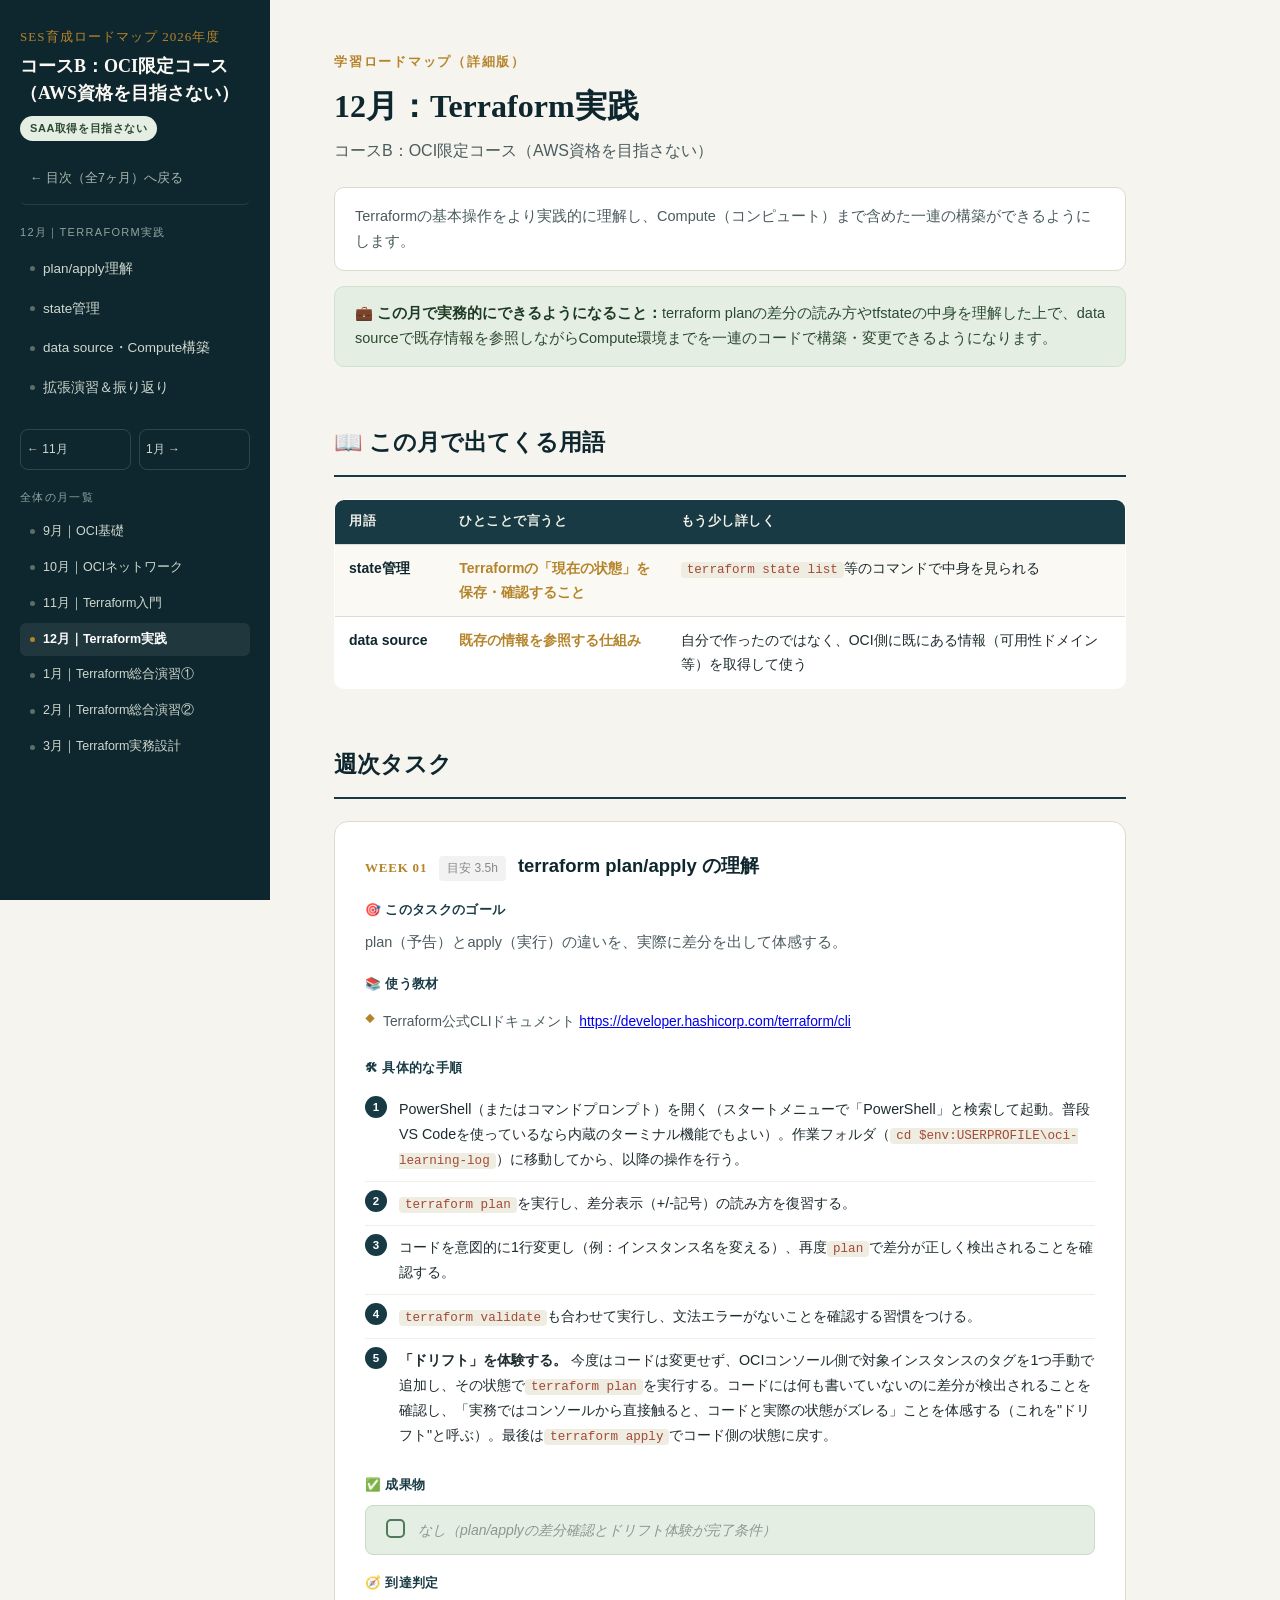
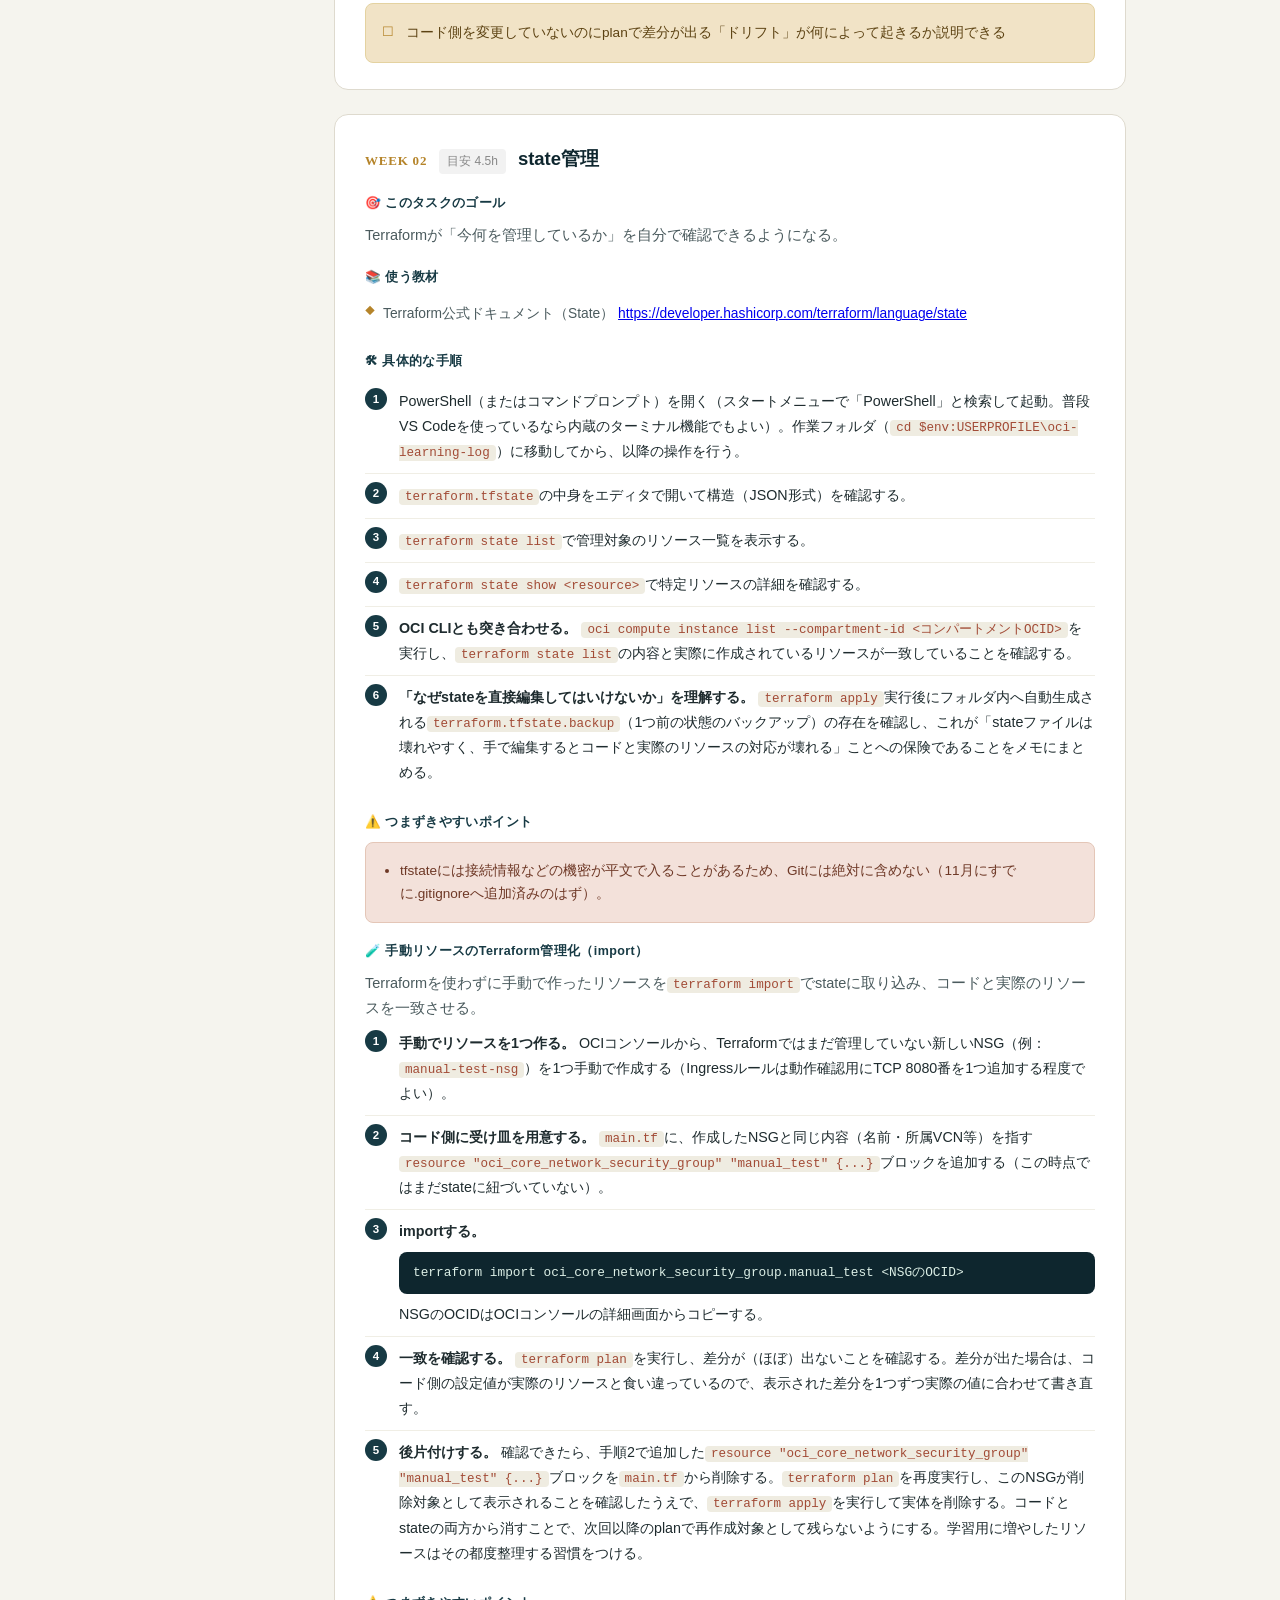
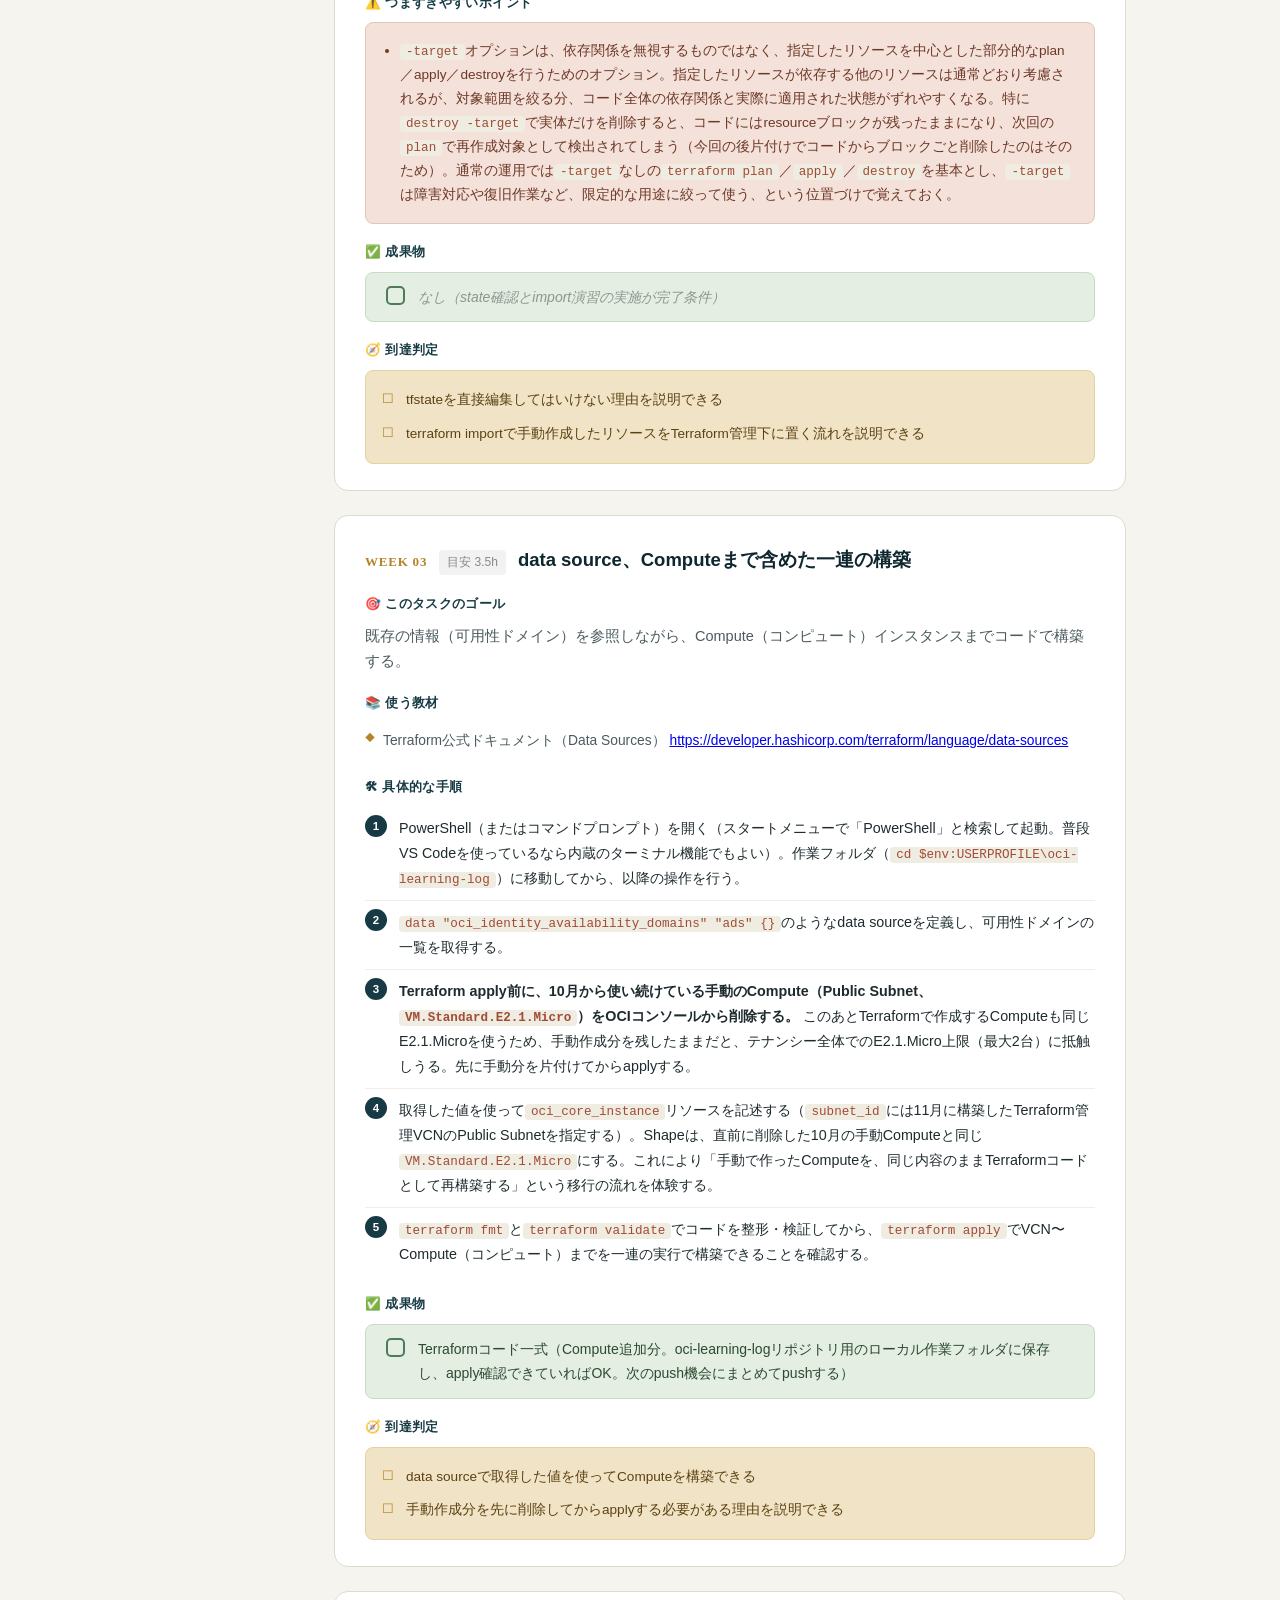
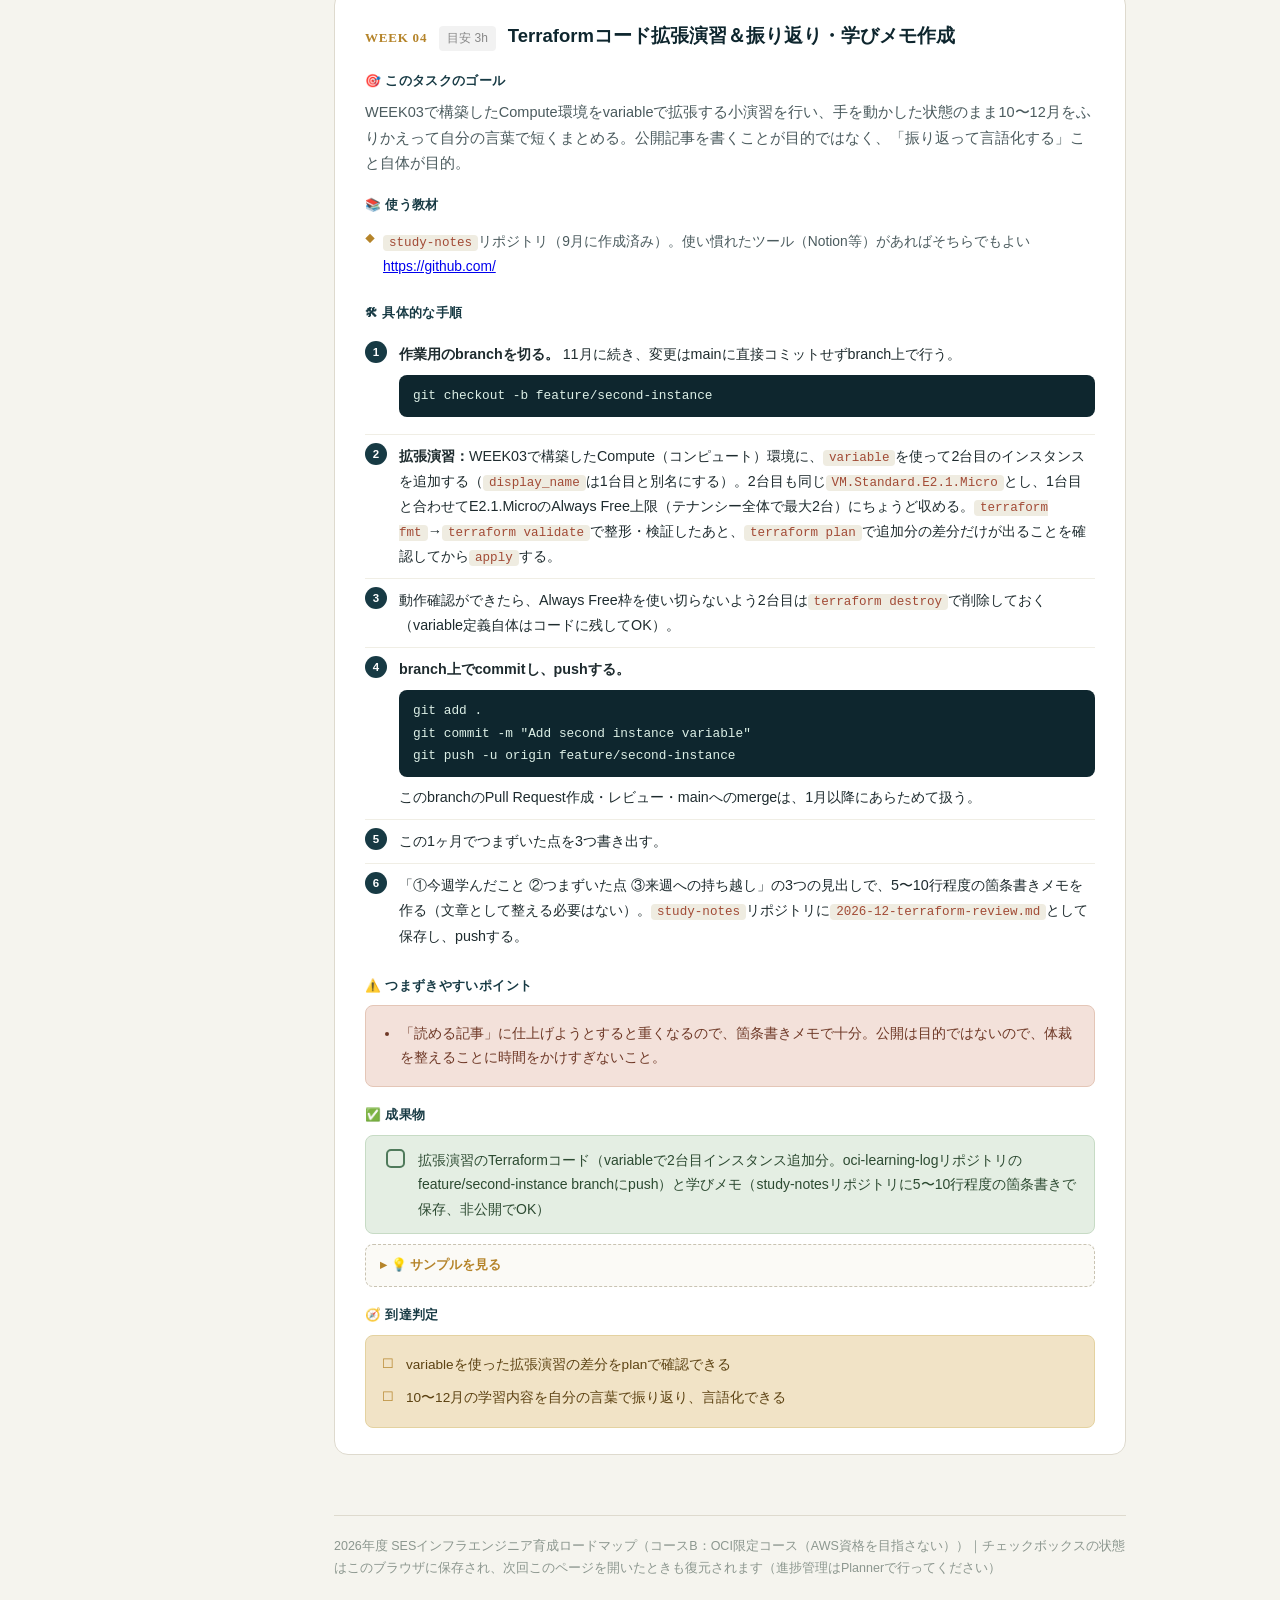
<file: 2026-12.html>
<!DOCTYPE html>
<html lang="ja">
<head>
<meta charset="UTF-8">
<meta name="viewport" content="width=device-width, initial-scale=1.0">
<title>コースB：OCI限定コース（AWS資格を目指さない）｜12月：Terraform実践</title>
<link rel="stylesheet" href="assets/style.css">
</head>
<body>
<div class="layout">
  <aside class="sidebar">
    <div class="brand">SES育成ロードマップ 2026年度</div>
    <h1>コースB：OCI限定コース（AWS資格を目指さない）</h1>
    <span class="course-badge b">SAA取得を目指さない</span>
    <a class="back-index" href="index.html">← 目次（全7ヶ月）へ戻る</a>
    <div class="nav-group-label">12月｜Terraform実践</div>
    <nav><a href="#w1"><span class="dot"></span>plan/apply理解</a><a href="#w2"><span class="dot"></span>state管理</a><a href="#w3"><span class="dot"></span>data source・Compute構築</a><a href="#w4"><span class="dot"></span>拡張演習＆振り返り</a></nav>
    <div class="prevnext"><a href="2026-11.html">← 11月</a><a href="2027-01.html">1月 →</a></div>
    <div class="nav-group-label">全体の月一覧</div>
    <nav class="month-nav"><a href="2026-09.html"><span class="dot"></span>9月｜OCI基礎</a><a href="2026-10.html"><span class="dot"></span>10月｜OCIネットワーク</a><a href="2026-11.html"><span class="dot"></span>11月｜Terraform入門</a><a href="2026-12.html" class="current"><span class="dot"></span>12月｜Terraform実践</a><a href="2027-01.html"><span class="dot"></span>1月｜Terraform総合演習①</a><a href="2027-02.html"><span class="dot"></span>2月｜Terraform総合演習②</a><a href="2027-03.html"><span class="dot"></span>3月｜Terraform実務設計</a></nav>
  </aside>
  <main>
    <div class="doc-header">
      <div class="eyebrow">学習ロードマップ（詳細版）</div>
      <h1>12月：Terraform実践</h1>
      <p class="sub">コースB：OCI限定コース（AWS資格を目指さない）</p>
      <p class="lead">Terraformの基本操作をより実践的に理解し、Compute（コンピュート）まで含めた一連の構築ができるようにします。</p>
      <p class="practical"><b>💼 この月で実務的にできるようになること：</b>terraform planの差分の読み方やtfstateの中身を理解した上で、data sourceで既存情報を参照しながらCompute環境までを一連のコードで構築・変更できるようになります。</p>
    </div>

    <h2 class="section-title" id="glossary">📖 この月で出てくる用語</h2>
    <table class="glossary">
      <tr><th style="width:14%">用語</th><th style="width:28%">ひとことで言うと</th><th>もう少し詳しく</th></tr>
      <tr><td class="term">state管理</td><td class="short">Terraformの「現在の状態」を保存・確認すること</td><td><code class="inline">terraform state list</code>等のコマンドで中身を見られる</td></tr><tr><td class="term">data source</td><td class="short">既存の情報を参照する仕組み</td><td>自分で作ったのではなく、OCI側に既にある情報（可用性ドメイン等）を取得して使う</td></tr>
    </table>

    <h2 class="section-title">週次タスク</h2>
    
    <div class="week" id="w1">
      <div class="week-head"><span class="week-num">WEEK 01</span><span class="week-hours">目安 3.5h</span><h3>terraform plan/apply の理解</h3></div>
      <div class="block">
        <div class="block-label">🎯 このタスクのゴール</div>
        <div class="goal-text">plan（予告）とapply（実行）の違いを、実際に差分を出して体感する。</div>
      </div>
      <div class="block">
        <div class="block-label">📚 使う教材</div>
        <ul class="materials"><li>Terraform公式CLIドキュメント <a href="https://developer.hashicorp.com/terraform/cli" target="_blank" rel="noopener">https://developer.hashicorp.com/terraform/cli</a></li></ul>
      </div>
      <div class="block">
        <div class="block-label">🛠 具体的な手順</div>
        <ol class="steps"><li>PowerShell（またはコマンドプロンプト）を開く（スタートメニューで「PowerShell」と検索して起動。普段VS Codeを使っているなら内蔵のターミナル機能でもよい）。作業フォルダ（<code class="inline">cd $env:USERPROFILE\oci-learning-log</code>）に移動してから、以降の操作を行う。</li><li><code class="inline">terraform plan</code>を実行し、差分表示（+/-記号）の読み方を復習する。</li><li>コードを意図的に1行変更し（例：インスタンス名を変える）、再度<code class="inline">plan</code>で差分が正しく検出されることを確認する。</li><li><code class="inline">terraform validate</code>も合わせて実行し、文法エラーがないことを確認する習慣をつける。</li><li><b>「ドリフト」を体験する。</b> 今度はコードは変更せず、OCIコンソール側で対象インスタンスのタグを1つ手動で追加し、その状態で<code class="inline">terraform plan</code>を実行する。コードには何も書いていないのに差分が検出されることを確認し、「実務ではコンソールから直接触ると、コードと実際の状態がズレる」ことを体感する（これを"ドリフト"と呼ぶ）。最後は<code class="inline">terraform apply</code>でコード側の状態に戻す。</li></ol>
      </div>
      <div class="block">
        <div class="block-label">✅ 成果物</div>
        <label class="deliverable" data-key="w1"><input type="checkbox"><span class="dtext"><span class="dnone">なし（plan/applyの差分確認とドリフト体験が完了条件）</span></span></label>
        
      </div>
      <div class="block">
        <div class="block-label">🧭 到達判定</div>
        <div class="criteria-box"><ul><li>コード側を変更していないのにplanで差分が出る「ドリフト」が何によって起きるか説明できる</li></ul></div>
      </div>
    </div>
    <div class="week" id="w2">
      <div class="week-head"><span class="week-num">WEEK 02</span><span class="week-hours">目安 4.5h</span><h3>state管理</h3></div>
      <div class="block">
        <div class="block-label">🎯 このタスクのゴール</div>
        <div class="goal-text">Terraformが「今何を管理しているか」を自分で確認できるようになる。</div>
      </div>
      <div class="block">
        <div class="block-label">📚 使う教材</div>
        <ul class="materials"><li>Terraform公式ドキュメント（State） <a href="https://developer.hashicorp.com/terraform/language/state" target="_blank" rel="noopener">https://developer.hashicorp.com/terraform/language/state</a></li></ul>
      </div>
      <div class="block">
        <div class="block-label">🛠 具体的な手順</div>
        <ol class="steps"><li>PowerShell（またはコマンドプロンプト）を開く（スタートメニューで「PowerShell」と検索して起動。普段VS Codeを使っているなら内蔵のターミナル機能でもよい）。作業フォルダ（<code class="inline">cd $env:USERPROFILE\oci-learning-log</code>）に移動してから、以降の操作を行う。</li><li><code class="inline">terraform.tfstate</code>の中身をエディタで開いて構造（JSON形式）を確認する。</li><li><code class="inline">terraform state list</code>で管理対象のリソース一覧を表示する。</li><li><code class="inline">terraform state show &lt;resource&gt;</code>で特定リソースの詳細を確認する。</li><li><b>OCI CLIとも突き合わせる。</b> <code class="inline">oci compute instance list --compartment-id &lt;コンパートメントOCID&gt;</code>を実行し、<code class="inline">terraform state list</code>の内容と実際に作成されているリソースが一致していることを確認する。</li><li><b>「なぜstateを直接編集してはいけないか」を理解する。</b> <code class="inline">terraform apply</code>実行後にフォルダ内へ自動生成される<code class="inline">terraform.tfstate.backup</code>（1つ前の状態のバックアップ）の存在を確認し、これが「stateファイルは壊れやすく、手で編集するとコードと実際のリソースの対応が壊れる」ことへの保険であることをメモにまとめる。</li></ol>
      </div>
      <div class="block">
        <div class="block-label">⚠️ つまずきやすいポイント</div>
        <div class="warn-box"><ul><li>tfstateには接続情報などの機密が平文で入ることがあるため、Gitには絶対に含めない（11月にすでに.gitignoreへ追加済みのはず）。</li></ul></div>
      </div>
      <div class="block">
        <div class="block-label">🧪 手動リソースのTerraform管理化（import）</div>
        <div class="goal-text">Terraformを使わずに手動で作ったリソースを<code class="inline">terraform import</code>でstateに取り込み、コードと実際のリソースを一致させる。</div>
        <ol class="steps"><li><b>手動でリソースを1つ作る。</b> OCIコンソールから、Terraformではまだ管理していない新しいNSG（例：<code class="inline">manual-test-nsg</code>）を1つ手動で作成する（Ingressルールは動作確認用にTCP 8080番を1つ追加する程度でよい）。</li><li><b>コード側に受け皿を用意する。</b> <code class="inline">main.tf</code>に、作成したNSGと同じ内容（名前・所属VCN等）を指す<code class="inline">resource "oci_core_network_security_group" "manual_test" {...}</code>ブロックを追加する（この時点ではまだstateに紐づいていない）。</li><li><b>importする。</b><div class="cmd">terraform import oci_core_network_security_group.manual_test &lt;NSGのOCID&gt;</div>NSGのOCIDはOCIコンソールの詳細画面からコピーする。</li><li><b>一致を確認する。</b> <code class="inline">terraform plan</code>を実行し、差分が（ほぼ）出ないことを確認する。差分が出た場合は、コード側の設定値が実際のリソースと食い違っているので、表示された差分を1つずつ実際の値に合わせて書き直す。</li><li><b>後片付けする。</b> 確認できたら、手順2で追加した<code class="inline">resource "oci_core_network_security_group" "manual_test" {...}</code>ブロックを<code class="inline">main.tf</code>から削除する。<code class="inline">terraform plan</code>を再度実行し、このNSGが削除対象として表示されることを確認したうえで、<code class="inline">terraform apply</code>を実行して実体を削除する。コードとstateの両方から消すことで、次回以降のplanで再作成対象として残らないようにする。学習用に増やしたリソースはその都度整理する習慣をつける。</li></ol>
      </div>
      <div class="block">
        <div class="block-label">⚠️ つまずきやすいポイント</div>
        <div class="warn-box"><ul><li><code class="inline">-target</code>オプションは、依存関係を無視するものではなく、指定したリソースを中心とした部分的なplan／apply／destroyを行うためのオプション。指定したリソースが依存する他のリソースは通常どおり考慮されるが、対象範囲を絞る分、コード全体の依存関係と実際に適用された状態がずれやすくなる。特に<code class="inline">destroy -target</code>で実体だけを削除すると、コードにはresourceブロックが残ったままになり、次回の<code class="inline">plan</code>で再作成対象として検出されてしまう（今回の後片付けでコードからブロックごと削除したのはそのため）。通常の運用では<code class="inline">-target</code>なしの<code class="inline">terraform plan</code>／<code class="inline">apply</code>／<code class="inline">destroy</code>を基本とし、<code class="inline">-target</code>は障害対応や復旧作業など、限定的な用途に絞って使う、という位置づけで覚えておく。</li></ul></div>
      </div>
      <div class="block">
        <div class="block-label">✅ 成果物</div>
        <label class="deliverable" data-key="w2"><input type="checkbox"><span class="dtext"><span class="dnone">なし（state確認とimport演習の実施が完了条件）</span></span></label>
        
      </div>
      <div class="block">
        <div class="block-label">🧭 到達判定</div>
        <div class="criteria-box"><ul><li>tfstateを直接編集してはいけない理由を説明できる</li><li>terraform importで手動作成したリソースをTerraform管理下に置く流れを説明できる</li></ul></div>
      </div>
    </div>
    <div class="week" id="w3">
      <div class="week-head"><span class="week-num">WEEK 03</span><span class="week-hours">目安 3.5h</span><h3>data source、Computeまで含めた一連の構築</h3></div>
      <div class="block">
        <div class="block-label">🎯 このタスクのゴール</div>
        <div class="goal-text">既存の情報（可用性ドメイン）を参照しながら、Compute（コンピュート）インスタンスまでコードで構築する。</div>
      </div>
      <div class="block">
        <div class="block-label">📚 使う教材</div>
        <ul class="materials"><li>Terraform公式ドキュメント（Data Sources） <a href="https://developer.hashicorp.com/terraform/language/data-sources" target="_blank" rel="noopener">https://developer.hashicorp.com/terraform/language/data-sources</a></li></ul>
      </div>
      <div class="block">
        <div class="block-label">🛠 具体的な手順</div>
        <ol class="steps"><li>PowerShell（またはコマンドプロンプト）を開く（スタートメニューで「PowerShell」と検索して起動。普段VS Codeを使っているなら内蔵のターミナル機能でもよい）。作業フォルダ（<code class="inline">cd $env:USERPROFILE\oci-learning-log</code>）に移動してから、以降の操作を行う。</li><li><code class="inline">data "oci_identity_availability_domains" "ads" {}</code>のようなdata sourceを定義し、可用性ドメインの一覧を取得する。</li><li><b>Terraform apply前に、10月から使い続けている手動のCompute（Public Subnet、<code class="inline">VM.Standard.E2.1.Micro</code>）をOCIコンソールから削除する。</b> このあとTerraformで作成するComputeも同じE2.1.Microを使うため、手動作成分を残したままだと、テナンシー全体でのE2.1.Micro上限（最大2台）に抵触しうる。先に手動分を片付けてからapplyする。</li><li>取得した値を使って<code class="inline">oci_core_instance</code>リソースを記述する（<code class="inline">subnet_id</code>には11月に構築したTerraform管理VCNのPublic Subnetを指定する）。Shapeは、直前に削除した10月の手動Computeと同じ<code class="inline">VM.Standard.E2.1.Micro</code>にする。これにより「手動で作ったComputeを、同じ内容のままTerraformコードとして再構築する」という移行の流れを体験する。</li><li><code class="inline">terraform fmt</code>と<code class="inline">terraform validate</code>でコードを整形・検証してから、<code class="inline">terraform apply</code>でVCN〜Compute（コンピュート）までを一連の実行で構築できることを確認する。</li></ol>
      </div>
      <div class="block">
        <div class="block-label">✅ 成果物</div>
        <label class="deliverable" data-key="w3"><input type="checkbox"><span class="dtext">Terraformコード一式（Compute追加分。oci-learning-logリポジトリ用のローカル作業フォルダに保存し、apply確認できていればOK。次のpush機会にまとめてpushする）</span></label>
        
      </div>
      <div class="block">
        <div class="block-label">🧭 到達判定</div>
        <div class="criteria-box"><ul><li>data sourceで取得した値を使ってComputeを構築できる</li><li>手動作成分を先に削除してからapplyする必要がある理由を説明できる</li></ul></div>
      </div>
    </div>
    <div class="week" id="w4">
      <div class="week-head"><span class="week-num">WEEK 04</span><span class="week-hours">目安 3h</span><h3>Terraformコード拡張演習＆振り返り・学びメモ作成</h3></div>
      <div class="block">
        <div class="block-label">🎯 このタスクのゴール</div>
        <div class="goal-text">WEEK03で構築したCompute環境をvariableで拡張する小演習を行い、手を動かした状態のまま10〜12月をふりかえって自分の言葉で短くまとめる。公開記事を書くことが目的ではなく、「振り返って言語化する」こと自体が目的。</div>
      </div>
      <div class="block">
        <div class="block-label">📚 使う教材</div>
        <ul class="materials"><li><code class="inline">study-notes</code>リポジトリ（9月に作成済み）。使い慣れたツール（Notion等）があればそちらでもよい <a href="https://github.com/" target="_blank" rel="noopener">https://github.com/</a></li></ul>
      </div>
      <div class="block">
        <div class="block-label">🛠 具体的な手順</div>
        <ol class="steps"><li><b>作業用のbranchを切る。</b> 11月に続き、変更はmainに直接コミットせずbranch上で行う。<div class="cmd">git checkout -b feature/second-instance</div></li><li><b>拡張演習：</b>WEEK03で構築したCompute（コンピュート）環境に、<code class="inline">variable</code>を使って2台目のインスタンスを追加する（<code class="inline">display_name</code>は1台目と別名にする）。2台目も同じ<code class="inline">VM.Standard.E2.1.Micro</code>とし、1台目と合わせてE2.1.MicroのAlways Free上限（テナンシー全体で最大2台）にちょうど収める。<code class="inline">terraform fmt</code>→<code class="inline">terraform validate</code>で整形・検証したあと、<code class="inline">terraform plan</code>で追加分の差分だけが出ることを確認してから<code class="inline">apply</code>する。</li><li>動作確認ができたら、Always Free枠を使い切らないよう2台目は<code class="inline">terraform destroy</code>で削除しておく（variable定義自体はコードに残してOK）。</li><li><b>branch上でcommitし、pushする。</b><div class="cmd">git add .
git commit -m "Add second instance variable"
git push -u origin feature/second-instance</div>このbranchのPull Request作成・レビュー・mainへのmergeは、1月以降にあらためて扱う。</li><li>この1ヶ月でつまずいた点を3つ書き出す。</li><li>「①今週学んだこと ②つまずいた点 ③来週への持ち越し」の3つの見出しで、5〜10行程度の箇条書きメモを作る（文章として整える必要はない）。<code class="inline">study-notes</code>リポジトリに<code class="inline">2026-12-terraform-review.md</code>として保存し、pushする。</li></ol>
      </div>
      <div class="block">
        <div class="block-label">⚠️ つまずきやすいポイント</div>
        <div class="warn-box"><ul><li>「読める記事」に仕上げようとすると重くなるので、箇条書きメモで十分。公開は目的ではないので、体裁を整えることに時間をかけすぎないこと。</li></ul></div>
      </div>
      <div class="block">
        <div class="block-label">✅ 成果物</div>
        <label class="deliverable" data-key="w4"><input type="checkbox"><span class="dtext">拡張演習のTerraformコード（variableで2台目インスタンス追加分。oci-learning-logリポジトリの feature/second-instance branchにpush）と学びメモ（study-notesリポジトリに5〜10行程度の箇条書きで保存、非公開でOK）</span></label>
        
        <details class="sample-box">
          <summary>💡 サンプルを見る</summary>
          <div class="sample-content"><p>学びメモの例（5〜10行程度でOK、study-notesリポジトリの<code class="inline">2026-12-terraform-review.md</code>にそのままコピーして使ってOKです）：</p>
<pre>■ 今週学んだこと
・terraform planとapplyの違いを実際に手を動かして理解できた
・state管理のtfstateファイルの中身を初めて見た。JSON形式で管理されていることが分かった

■ つまずいた点
・data sourceの書き方で最初エラーが出た → 公式ドキュメントのサンプルをそのままコピーしたら解決

■ 来週への持ち越し
・Computeまで一気通貫で構築する演習をもう一度やって手に馴染ませたい</pre>
</div>
        </details>
      </div>
      <div class="block">
        <div class="block-label">🧭 到達判定</div>
        <div class="criteria-box"><ul><li>variableを使った拡張演習の差分をplanで確認できる</li><li>10〜12月の学習内容を自分の言葉で振り返り、言語化できる</li></ul></div>
      </div>
    </div>

    <footer>
      2026年度 SESインフラエンジニア育成ロードマップ（コースB：OCI限定コース（AWS資格を目指さない））｜チェックボックスの状態はこのブラウザに保存され、次回このページを開いたときも復元されます（進捗管理はPlannerで行ってください）
    </footer>
  </main>
</div>
<script>
(function() {
  const STORAGE_KEY = 'roadmap-checklist:courseB-2026-12';
  let storageAvailable = true;
  let saved = {};
  try {
    const raw = window.localStorage.getItem(STORAGE_KEY);
    saved = raw ? JSON.parse(raw) : {};
  } catch (e) {
    storageAvailable = false;
  }

  function persist() {
    if (!storageAvailable) return;
    try {
      window.localStorage.setItem(STORAGE_KEY, JSON.stringify(saved));
    } catch (e) {
      storageAvailable = false;
    }
  }

  const boxes = document.querySelectorAll('.deliverable input[type=checkbox]');
  boxes.forEach(b => {
    const label = b.closest('.deliverable');
    const key = label ? label.getAttribute('data-key') : null;
    if (key && saved[key]) {
      b.checked = true;
      label.classList.add('done');
    }
    b.addEventListener('change', () => {
      label.classList.toggle('done', b.checked);
      if (key) {
        if (b.checked) {
          saved[key] = true;
        } else {
          delete saved[key];
        }
        persist();
      }
    });
  });
})();
</script>
</body>
</html>
</file>
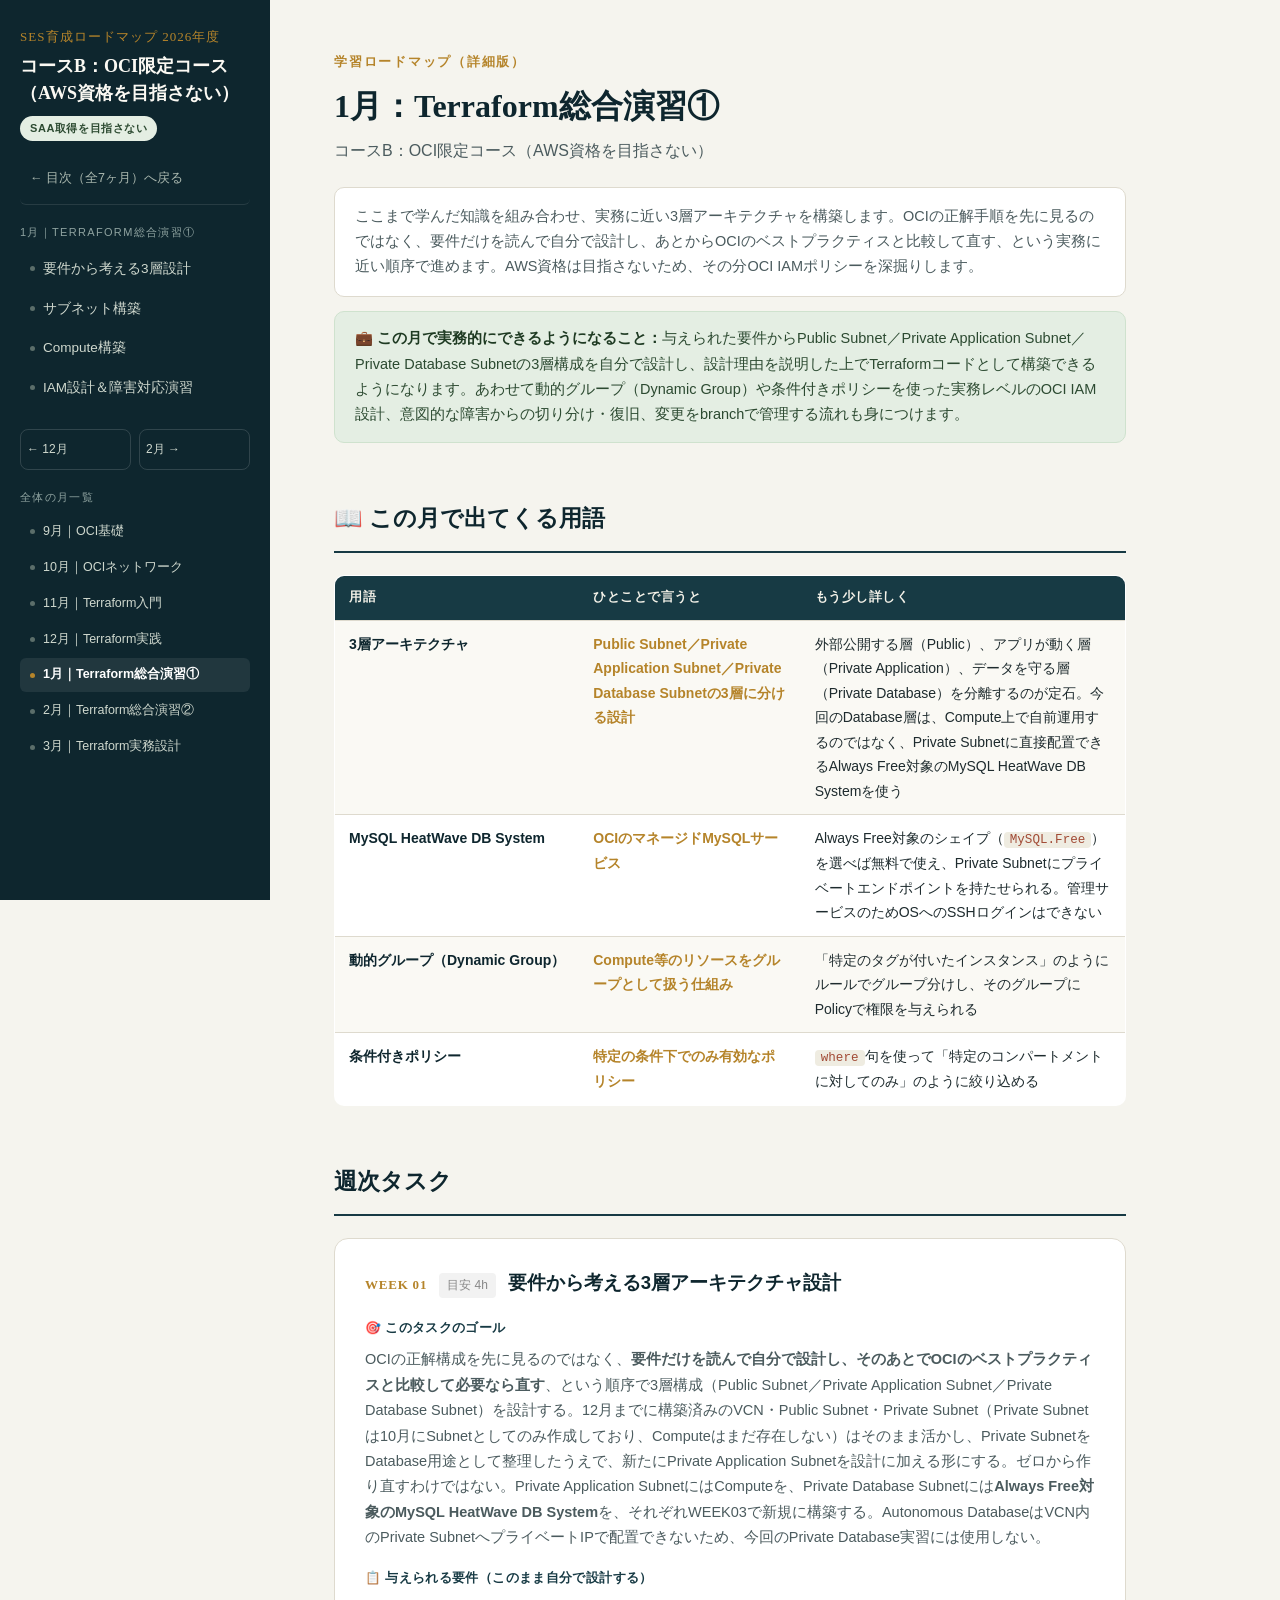
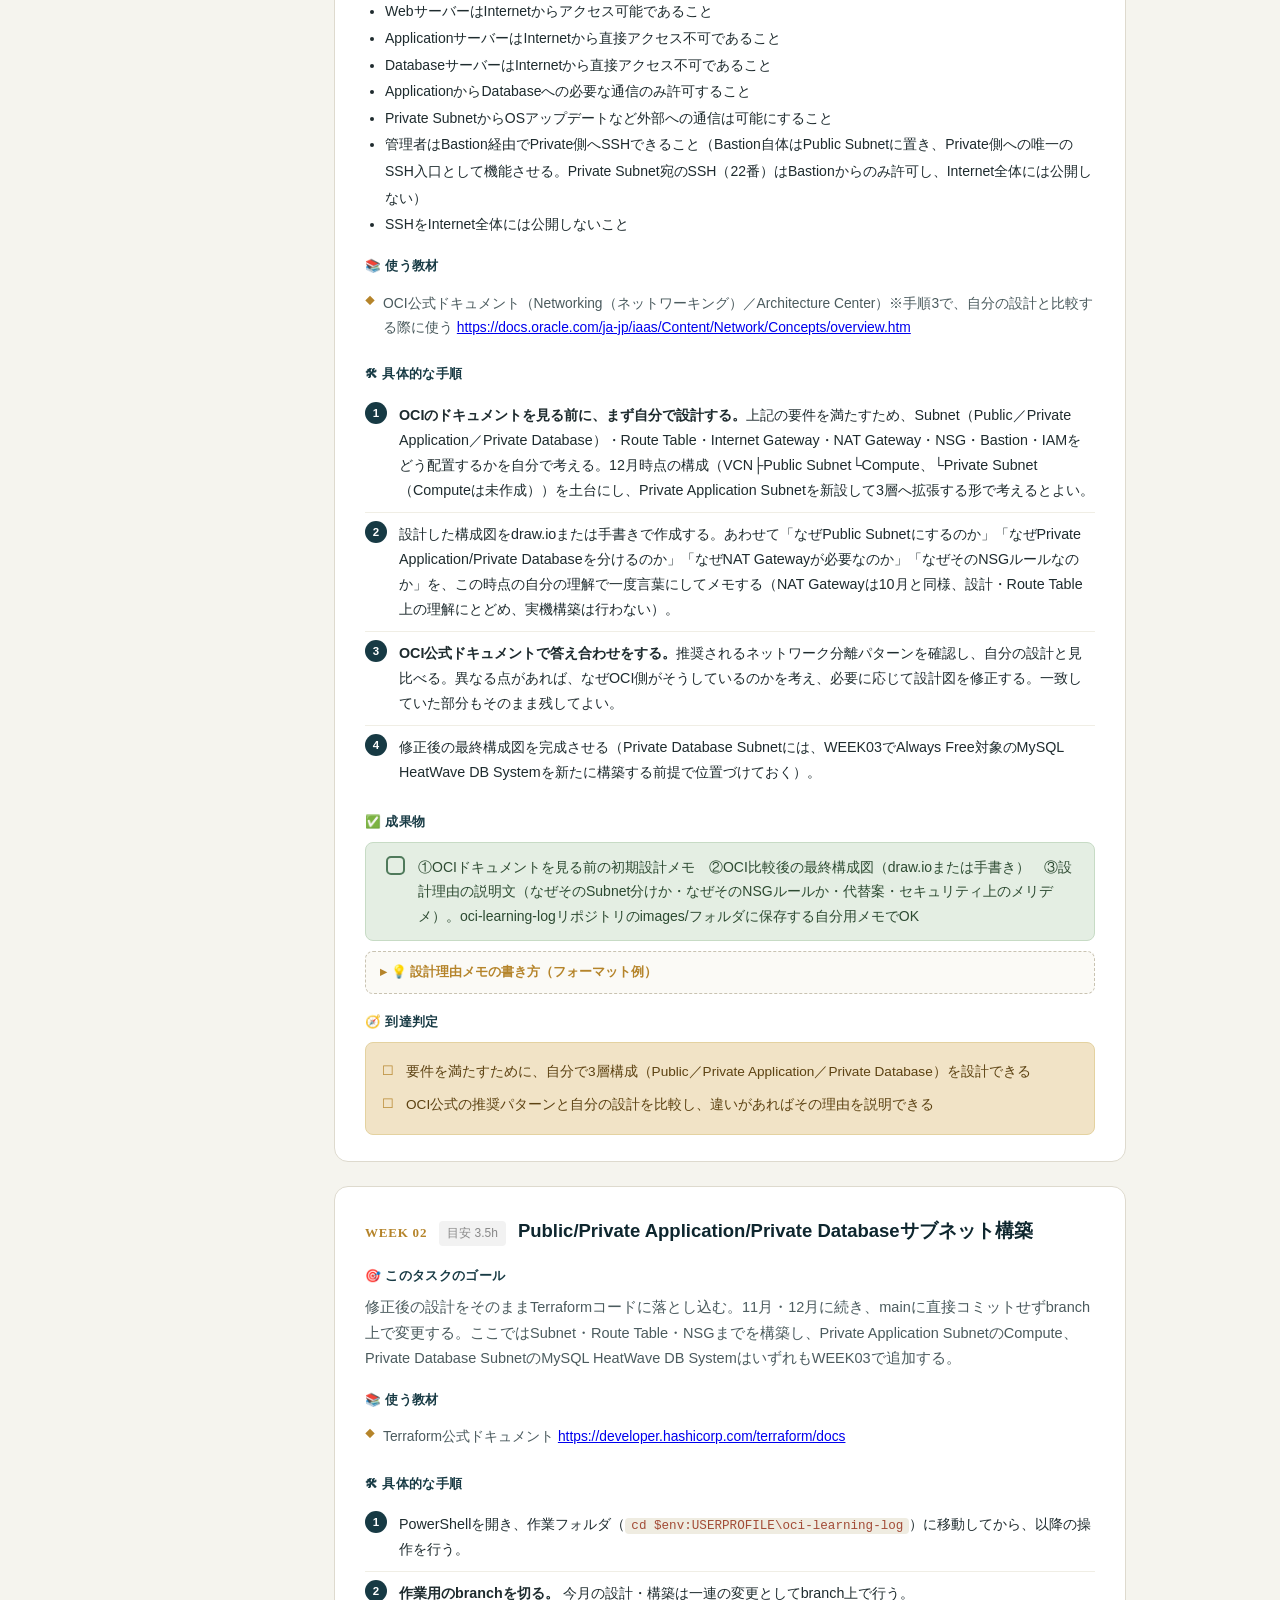
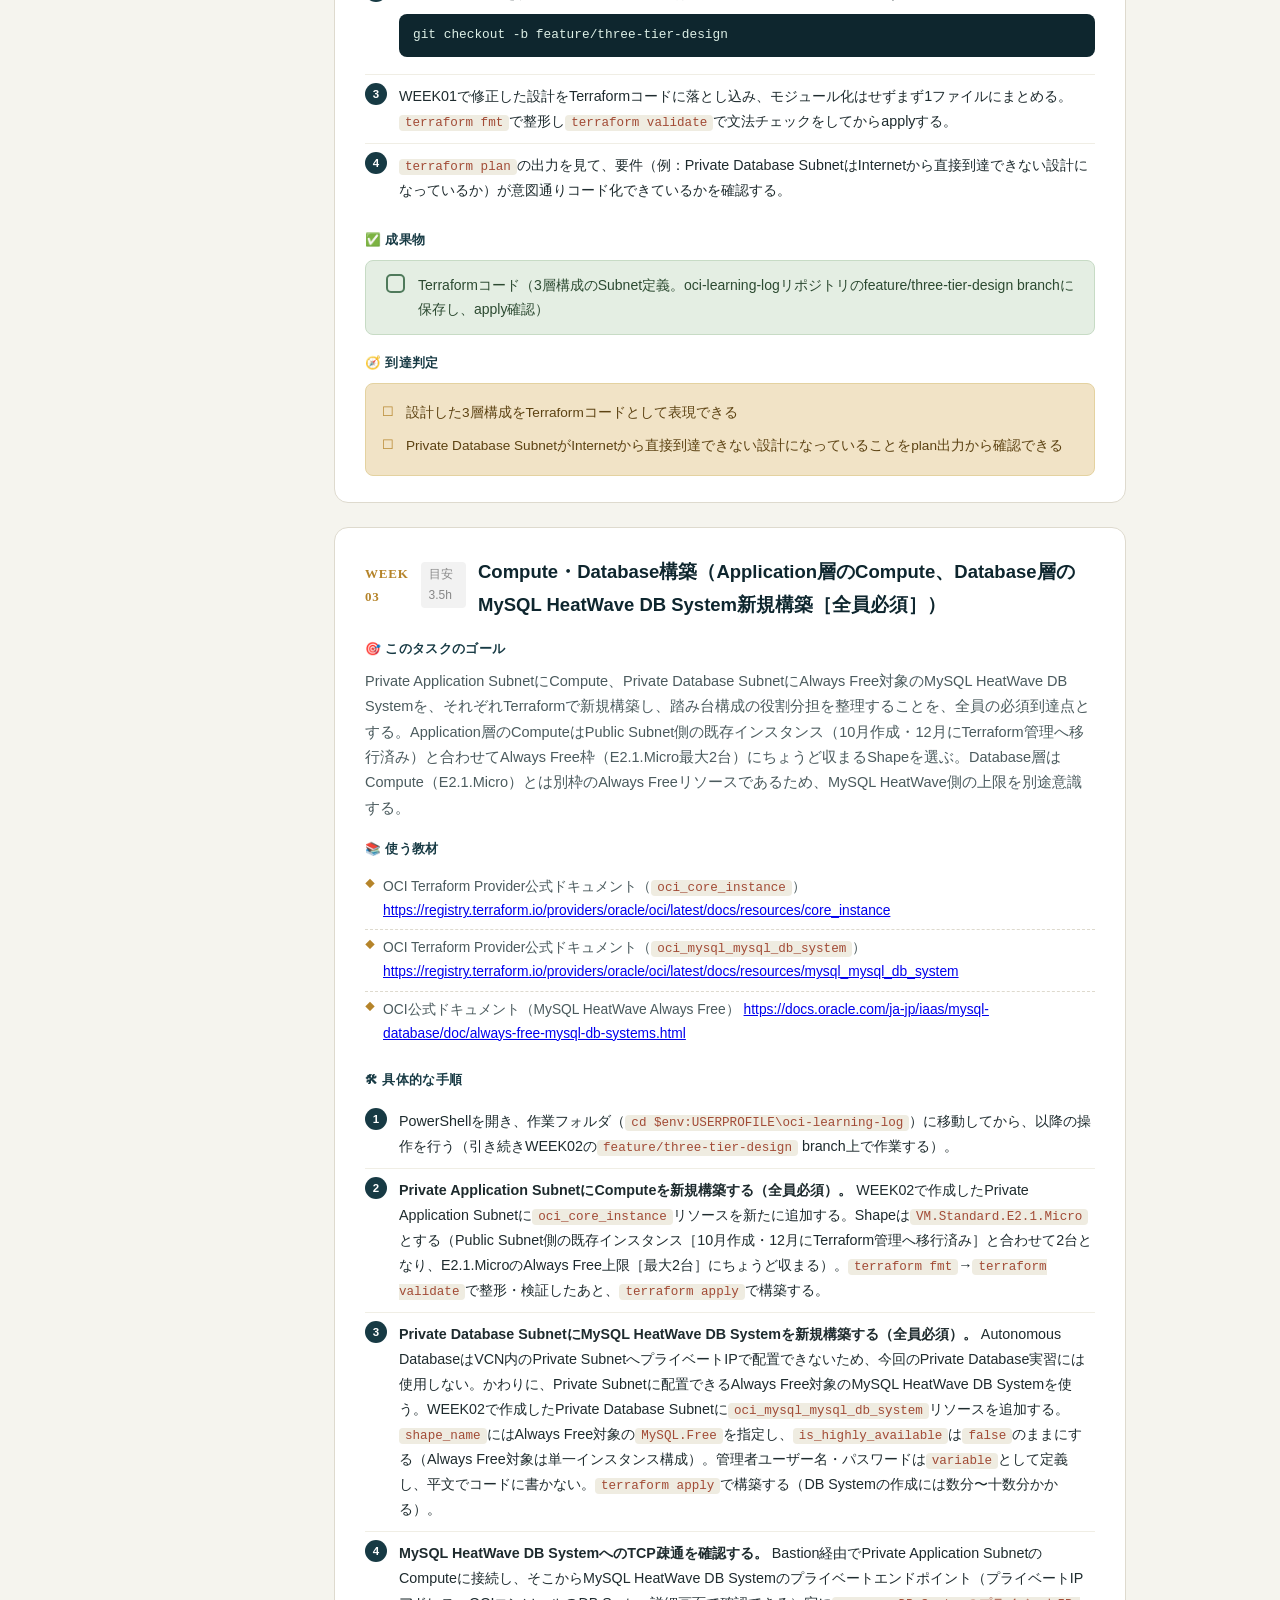
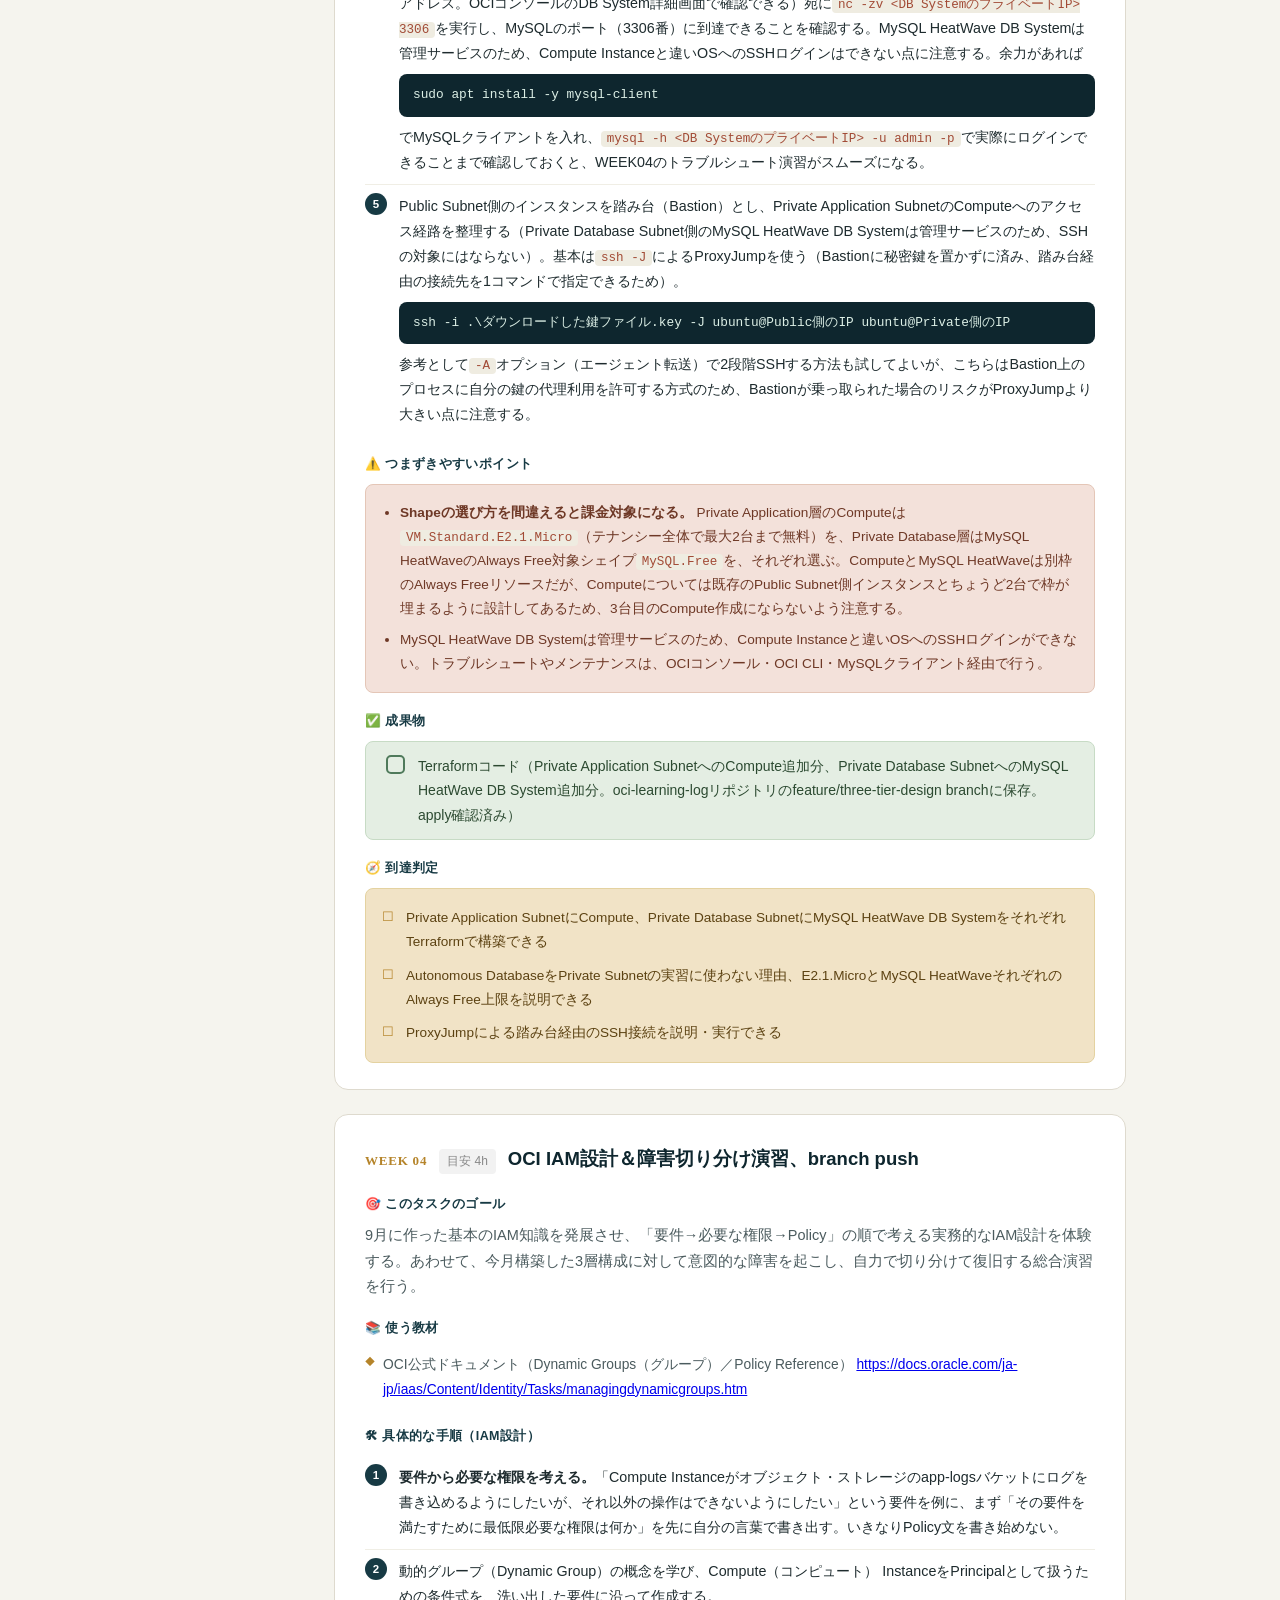
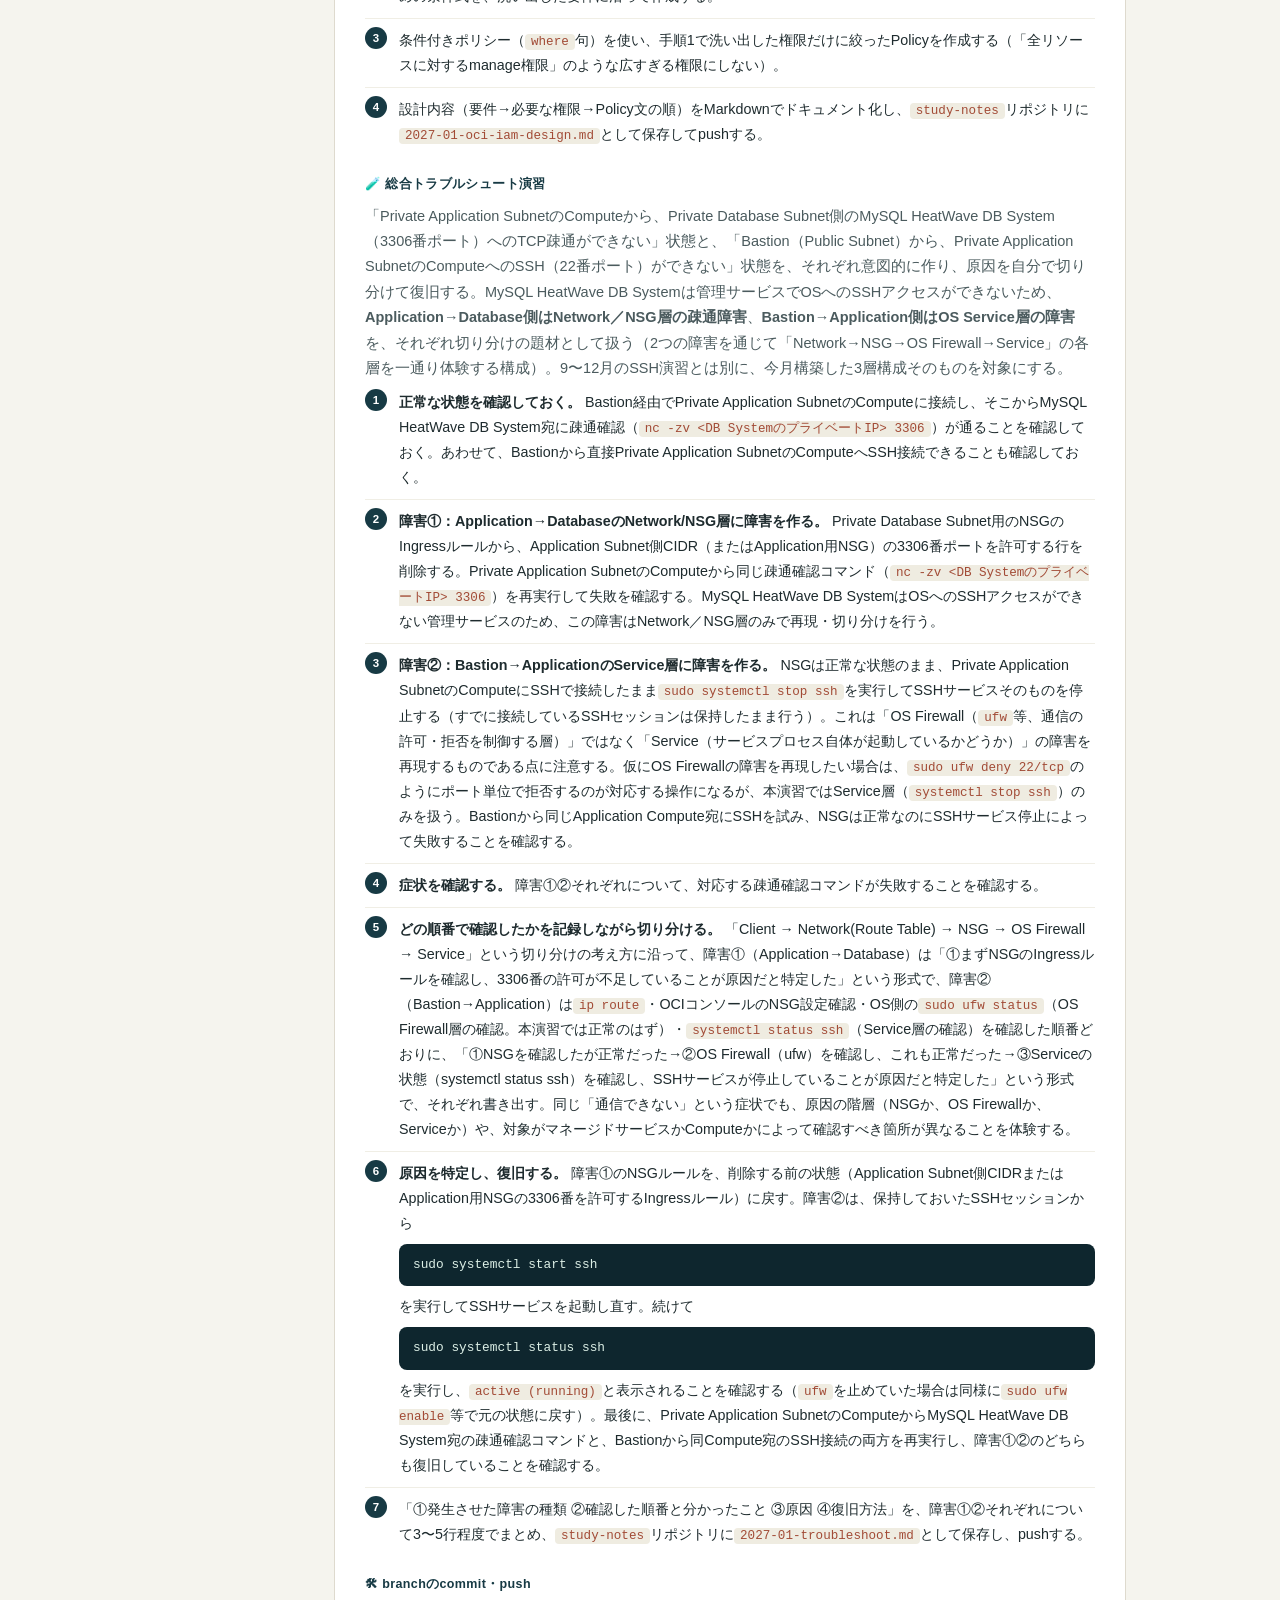
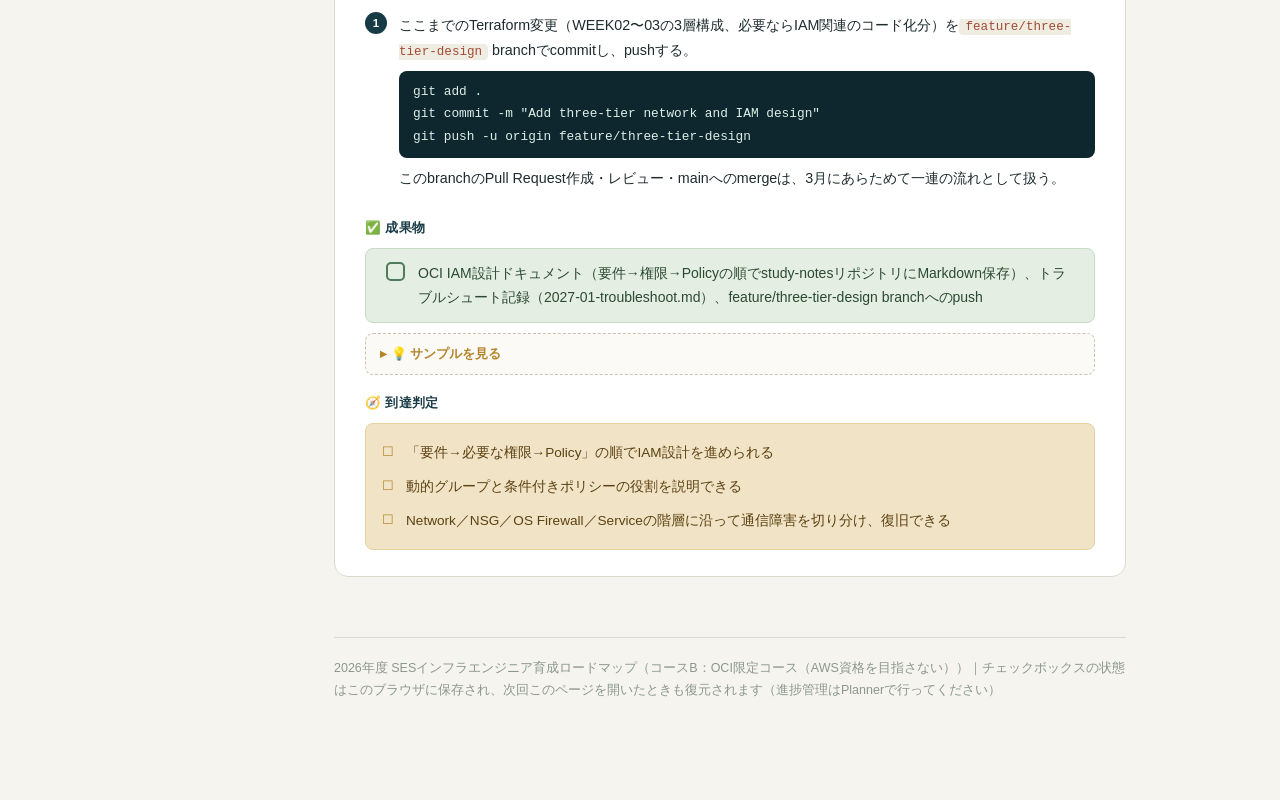
<file: 2027-01.html>
<!DOCTYPE html>
<html lang="ja">
<head>
<meta charset="UTF-8">
<meta name="viewport" content="width=device-width, initial-scale=1.0">
<title>コースB：OCI限定コース（AWS資格を目指さない）｜1月：Terraform総合演習①</title>
<link rel="stylesheet" href="assets/style.css">
</head>
<body>
<div class="layout">
  <aside class="sidebar">
    <div class="brand">SES育成ロードマップ 2026年度</div>
    <h1>コースB：OCI限定コース（AWS資格を目指さない）</h1>
    <span class="course-badge b">SAA取得を目指さない</span>
    <a class="back-index" href="index.html">← 目次（全7ヶ月）へ戻る</a>
    <div class="nav-group-label">1月｜Terraform総合演習①</div>
    <nav><a href="#w1"><span class="dot"></span>要件から考える3層設計</a><a href="#w2"><span class="dot"></span>サブネット構築</a><a href="#w3"><span class="dot"></span>Compute構築</a><a href="#w4"><span class="dot"></span>IAM設計＆障害対応演習</a></nav>
    <div class="prevnext"><a href="2026-12.html">← 12月</a><a href="2027-02.html">2月 →</a></div>
    <div class="nav-group-label">全体の月一覧</div>
    <nav class="month-nav"><a href="2026-09.html"><span class="dot"></span>9月｜OCI基礎</a><a href="2026-10.html"><span class="dot"></span>10月｜OCIネットワーク</a><a href="2026-11.html"><span class="dot"></span>11月｜Terraform入門</a><a href="2026-12.html"><span class="dot"></span>12月｜Terraform実践</a><a href="2027-01.html" class="current"><span class="dot"></span>1月｜Terraform総合演習①</a><a href="2027-02.html"><span class="dot"></span>2月｜Terraform総合演習②</a><a href="2027-03.html"><span class="dot"></span>3月｜Terraform実務設計</a></nav>
  </aside>
  <main>
    <div class="doc-header">
      <div class="eyebrow">学習ロードマップ（詳細版）</div>
      <h1>1月：Terraform総合演習①</h1>
      <p class="sub">コースB：OCI限定コース（AWS資格を目指さない）</p>
      <p class="lead">ここまで学んだ知識を組み合わせ、実務に近い3層アーキテクチャを構築します。OCIの正解手順を先に見るのではなく、要件だけを読んで自分で設計し、あとからOCIのベストプラクティスと比較して直す、という実務に近い順序で進めます。AWS資格は目指さないため、その分OCI IAMポリシーを深掘りします。</p>
      <p class="practical"><b>💼 この月で実務的にできるようになること：</b>与えられた要件からPublic Subnet／Private Application Subnet／Private Database Subnetの3層構成を自分で設計し、設計理由を説明した上でTerraformコードとして構築できるようになります。あわせて動的グループ（Dynamic Group）や条件付きポリシーを使った実務レベルのOCI IAM設計、意図的な障害からの切り分け・復旧、変更をbranchで管理する流れも身につけます。</p>
    </div>

    <h2 class="section-title" id="glossary">📖 この月で出てくる用語</h2>
    <table class="glossary">
      <tr><th style="width:14%">用語</th><th style="width:28%">ひとことで言うと</th><th>もう少し詳しく</th></tr>
      <tr><td class="term">3層アーキテクチャ</td><td class="short">Public Subnet／Private Application Subnet／Private Database Subnetの3層に分ける設計</td><td>外部公開する層（Public）、アプリが動く層（Private Application）、データを守る層（Private Database）を分離するのが定石。今回のDatabase層は、Compute上で自前運用するのではなく、Private Subnetに直接配置できるAlways Free対象のMySQL HeatWave DB Systemを使う</td></tr><tr><td class="term">MySQL HeatWave DB System</td><td class="short">OCIのマネージドMySQLサービス</td><td>Always Free対象のシェイプ（<code class="inline">MySQL.Free</code>）を選べば無料で使え、Private Subnetにプライベートエンドポイントを持たせられる。管理サービスのためOSへのSSHログインはできない</td></tr><tr><td class="term">動的グループ（Dynamic Group）</td><td class="short">Compute等のリソースをグループとして扱う仕組み</td><td>「特定のタグが付いたインスタンス」のようにルールでグループ分けし、そのグループにPolicyで権限を与えられる</td></tr><tr><td class="term">条件付きポリシー</td><td class="short">特定の条件下でのみ有効なポリシー</td><td><code class="inline">where</code>句を使って「特定のコンパートメントに対してのみ」のように絞り込める</td></tr>
    </table>

    <h2 class="section-title">週次タスク</h2>
    
    <div class="week" id="w1">
      <div class="week-head"><span class="week-num">WEEK 01</span><span class="week-hours">目安 4h</span><h3>要件から考える3層アーキテクチャ設計</h3></div>
      <div class="block">
        <div class="block-label">🎯 このタスクのゴール</div>
        <div class="goal-text">OCIの正解構成を先に見るのではなく、<b>要件だけを読んで自分で設計し、そのあとでOCIのベストプラクティスと比較して必要なら直す</b>、という順序で3層構成（Public Subnet／Private Application Subnet／Private Database Subnet）を設計する。12月までに構築済みのVCN・Public Subnet・Private Subnet（Private Subnetは10月にSubnetとしてのみ作成しており、Computeはまだ存在しない）はそのまま活かし、Private SubnetをDatabase用途として整理したうえで、新たにPrivate Application Subnetを設計に加える形にする。ゼロから作り直すわけではない。Private Application SubnetにはComputeを、Private Database Subnetには<b>Always Free対象のMySQL HeatWave DB System</b>を、それぞれWEEK03で新規に構築する。Autonomous DatabaseはVCN内のPrivate SubnetへプライベートIPで配置できないため、今回のPrivate Database実習には使用しない。</div>
      </div>
      <div class="block">
        <div class="block-label">📋 与えられる要件（このまま自分で設計する）</div>
        <ul style="margin:8px 0 0 0;padding-left:20px;line-height:1.9;font-size:14px;color:var(--ink);">
          <li>WebサーバーはInternetからアクセス可能であること</li>
          <li>ApplicationサーバーはInternetから直接アクセス不可であること</li>
          <li>DatabaseサーバーはInternetから直接アクセス不可であること</li>
          <li>ApplicationからDatabaseへの必要な通信のみ許可すること</li>
          <li>Private SubnetからOSアップデートなど外部への通信は可能にすること</li>
          <li>管理者はBastion経由でPrivate側へSSHできること（Bastion自体はPublic Subnetに置き、Private側への唯一のSSH入口として機能させる。Private Subnet宛のSSH（22番）はBastionからのみ許可し、Internet全体には公開しない）</li>
          <li>SSHをInternet全体には公開しないこと</li>
        </ul>
      </div>
      <div class="block">
        <div class="block-label">📚 使う教材</div>
        <ul class="materials"><li>OCI公式ドキュメント（Networking（ネットワーキング）／Architecture Center）※手順3で、自分の設計と比較する際に使う <a href="https://docs.oracle.com/ja-jp/iaas/Content/Network/Concepts/overview.htm" target="_blank" rel="noopener">https://docs.oracle.com/ja-jp/iaas/Content/Network/Concepts/overview.htm</a></li></ul>
      </div>
      <div class="block">
        <div class="block-label">🛠 具体的な手順</div>
        <ol class="steps"><li><b>OCIのドキュメントを見る前に、まず自分で設計する。</b>上記の要件を満たすため、Subnet（Public／Private Application／Private Database）・Route Table・Internet Gateway・NAT Gateway・NSG・Bastion・IAMをどう配置するかを自分で考える。12月時点の構成（VCN├Public Subnet└Compute、└Private Subnet（Computeは未作成））を土台にし、Private Application Subnetを新設して3層へ拡張する形で考えるとよい。</li><li>設計した構成図をdraw.ioまたは手書きで作成する。あわせて「なぜPublic Subnetにするのか」「なぜPrivate Application/Private Databaseを分けるのか」「なぜNAT Gatewayが必要なのか」「なぜそのNSGルールなのか」を、この時点の自分の理解で一度言葉にしてメモする（NAT Gatewayは10月と同様、設計・Route Table上の理解にとどめ、実機構築は行わない）。</li><li><b>OCI公式ドキュメントで答え合わせをする。</b>推奨されるネットワーク分離パターンを確認し、自分の設計と見比べる。異なる点があれば、なぜOCI側がそうしているのかを考え、必要に応じて設計図を修正する。一致していた部分もそのまま残してよい。</li><li>修正後の最終構成図を完成させる（Private Database Subnetには、WEEK03でAlways Free対象のMySQL HeatWave DB Systemを新たに構築する前提で位置づけておく）。</li></ol>
      </div>
      <div class="block">
        <div class="block-label">✅ 成果物</div>
        <label class="deliverable" data-key="w1"><input type="checkbox"><span class="dtext">①OCIドキュメントを見る前の初期設計メモ　②OCI比較後の最終構成図（draw.ioまたは手書き）　③設計理由の説明文（なぜそのSubnet分けか・なぜそのNSGルールか・代替案・セキュリティ上のメリデメ）。oci-learning-logリポジトリのimages/フォルダに保存する自分用メモでOK</span></label>
        <details class="sample-box">
          <summary>💡 設計理由メモの書き方（フォーマット例）</summary>
          <div class="sample-content"><p>内容そのものではなく、書き方の型の例です（正解の構成図はここには書きません。まず自分で考えてください）：</p>
<pre>■ なぜPublic Subnetをこの位置にしたか
（要件のうち、どれを満たすためにこう配置したか）

■ なぜPrivate Application SubnetとPrivate Database Subnetを分けたか
（分けなかった場合と比べて何が変わるか）

■ なぜそのNSGルールにしたか
（許可した通信・拒否した通信とその理由）

■ 検討した代替案と採用しなかった理由

■ この設計のセキュリティ上のメリット・デメリット</pre></div>
        </details>
      </div>
      <div class="block">
        <div class="block-label">🧭 到達判定</div>
        <div class="criteria-box"><ul><li>要件を満たすために、自分で3層構成（Public／Private Application／Private Database）を設計できる</li><li>OCI公式の推奨パターンと自分の設計を比較し、違いがあればその理由を説明できる</li></ul></div>
      </div>
    </div>
    <div class="week" id="w2">
      <div class="week-head"><span class="week-num">WEEK 02</span><span class="week-hours">目安 3.5h</span><h3>Public/Private Application/Private Databaseサブネット構築</h3></div>
      <div class="block">
        <div class="block-label">🎯 このタスクのゴール</div>
        <div class="goal-text">修正後の設計をそのままTerraformコードに落とし込む。11月・12月に続き、mainに直接コミットせずbranch上で変更する。ここではSubnet・Route Table・NSGまでを構築し、Private Application SubnetのCompute、Private Database SubnetのMySQL HeatWave DB SystemはいずれもWEEK03で追加する。</div>
      </div>
      <div class="block">
        <div class="block-label">📚 使う教材</div>
        <ul class="materials"><li>Terraform公式ドキュメント <a href="https://developer.hashicorp.com/terraform/docs" target="_blank" rel="noopener">https://developer.hashicorp.com/terraform/docs</a></li></ul>
      </div>
      <div class="block">
        <div class="block-label">🛠 具体的な手順</div>
        <ol class="steps"><li>PowerShellを開き、作業フォルダ（<code class="inline">cd $env:USERPROFILE\oci-learning-log</code>）に移動してから、以降の操作を行う。</li><li><b>作業用のbranchを切る。</b> 今月の設計・構築は一連の変更としてbranch上で行う。<div class="cmd">git checkout -b feature/three-tier-design</div></li><li>WEEK01で修正した設計をTerraformコードに落とし込み、モジュール化はせずまず1ファイルにまとめる。<code class="inline">terraform fmt</code>で整形し<code class="inline">terraform validate</code>で文法チェックをしてからapplyする。</li><li><code class="inline">terraform plan</code>の出力を見て、要件（例：Private Database SubnetはInternetから直接到達できない設計になっているか）が意図通りコード化できているかを確認する。</li></ol>
      </div>
      <div class="block">
        <div class="block-label">✅ 成果物</div>
        <label class="deliverable" data-key="w2"><input type="checkbox"><span class="dtext">Terraformコード（3層構成のSubnet定義。oci-learning-logリポジトリのfeature/three-tier-design branchに保存し、apply確認）</span></label>
        
      </div>
      <div class="block">
        <div class="block-label">🧭 到達判定</div>
        <div class="criteria-box"><ul><li>設計した3層構成をTerraformコードとして表現できる</li><li>Private Database SubnetがInternetから直接到達できない設計になっていることをplan出力から確認できる</li></ul></div>
      </div>
    </div>
    <div class="week" id="w3">
      <div class="week-head"><span class="week-num">WEEK 03</span><span class="week-hours">目安 3.5h</span><h3>Compute・Database構築（Application層のCompute、Database層のMySQL HeatWave DB System新規構築［全員必須］）</h3></div>
      <div class="block">
        <div class="block-label">🎯 このタスクのゴール</div>
        <div class="goal-text">Private Application SubnetにCompute、Private Database SubnetにAlways Free対象のMySQL HeatWave DB Systemを、それぞれTerraformで新規構築し、踏み台構成の役割分担を整理することを、全員の必須到達点とする。Application層のComputeはPublic Subnet側の既存インスタンス（10月作成・12月にTerraform管理へ移行済み）と合わせてAlways Free枠（E2.1.Micro最大2台）にちょうど収まるShapeを選ぶ。Database層はCompute（E2.1.Micro）とは別枠のAlways Freeリソースであるため、MySQL HeatWave側の上限を別途意識する。</div>
      </div>
      <div class="block">
        <div class="block-label">📚 使う教材</div>
        <ul class="materials"><li>OCI Terraform Provider公式ドキュメント（<code class="inline">oci_core_instance</code>） <a href="https://registry.terraform.io/providers/oracle/oci/latest/docs/resources/core_instance" target="_blank" rel="noopener">https://registry.terraform.io/providers/oracle/oci/latest/docs/resources/core_instance</a></li><li>OCI Terraform Provider公式ドキュメント（<code class="inline">oci_mysql_mysql_db_system</code>） <a href="https://registry.terraform.io/providers/oracle/oci/latest/docs/resources/mysql_mysql_db_system" target="_blank" rel="noopener">https://registry.terraform.io/providers/oracle/oci/latest/docs/resources/mysql_mysql_db_system</a></li><li>OCI公式ドキュメント（MySQL HeatWave Always Free） <a href="https://docs.oracle.com/ja-jp/iaas/mysql-database/doc/always-free-mysql-db-systems.html" target="_blank" rel="noopener">https://docs.oracle.com/ja-jp/iaas/mysql-database/doc/always-free-mysql-db-systems.html</a></li></ul>
      </div>
      <div class="block">
        <div class="block-label">🛠 具体的な手順</div>
        <ol class="steps"><li>PowerShellを開き、作業フォルダ（<code class="inline">cd $env:USERPROFILE\oci-learning-log</code>）に移動してから、以降の操作を行う（引き続きWEEK02の<code class="inline">feature/three-tier-design</code> branch上で作業する）。</li><li><b>Private Application SubnetにComputeを新規構築する（全員必須）。</b> WEEK02で作成したPrivate Application Subnetに<code class="inline">oci_core_instance</code>リソースを新たに追加する。Shapeは<code class="inline">VM.Standard.E2.1.Micro</code>とする（Public Subnet側の既存インスタンス［10月作成・12月にTerraform管理へ移行済み］と合わせて2台となり、E2.1.MicroのAlways Free上限［最大2台］にちょうど収まる）。<code class="inline">terraform fmt</code>→<code class="inline">terraform validate</code>で整形・検証したあと、<code class="inline">terraform apply</code>で構築する。</li><li><b>Private Database SubnetにMySQL HeatWave DB Systemを新規構築する（全員必須）。</b> Autonomous DatabaseはVCN内のPrivate SubnetへプライベートIPで配置できないため、今回のPrivate Database実習には使用しない。かわりに、Private Subnetに配置できるAlways Free対象のMySQL HeatWave DB Systemを使う。WEEK02で作成したPrivate Database Subnetに<code class="inline">oci_mysql_mysql_db_system</code>リソースを追加する。<code class="inline">shape_name</code>にはAlways Free対象の<code class="inline">MySQL.Free</code>を指定し、<code class="inline">is_highly_available</code>は<code class="inline">false</code>のままにする（Always Free対象は単一インスタンス構成）。管理者ユーザー名・パスワードは<code class="inline">variable</code>として定義し、平文でコードに書かない。<code class="inline">terraform apply</code>で構築する（DB Systemの作成には数分〜十数分かかる）。</li><li><b>MySQL HeatWave DB SystemへのTCP疎通を確認する。</b> Bastion経由でPrivate Application SubnetのComputeに接続し、そこからMySQL HeatWave DB Systemのプライベートエンドポイント（プライベートIPアドレス。OCIコンソールのDB System詳細画面で確認できる）宛に<code class="inline">nc -zv &lt;DB SystemのプライベートIP&gt; 3306</code>を実行し、MySQLのポート（3306番）に到達できることを確認する。MySQL HeatWave DB Systemは管理サービスのため、Compute Instanceと違いOSへのSSHログインはできない点に注意する。余力があれば<div class="cmd">sudo apt install -y mysql-client</div>でMySQLクライアントを入れ、<code class="inline">mysql -h &lt;DB SystemのプライベートIP&gt; -u admin -p</code>で実際にログインできることまで確認しておくと、WEEK04のトラブルシュート演習がスムーズになる。</li><li>Public Subnet側のインスタンスを踏み台（Bastion）とし、Private Application SubnetのComputeへのアクセス経路を整理する（Private Database Subnet側のMySQL HeatWave DB Systemは管理サービスのため、SSHの対象にはならない）。基本は<code class="inline">ssh -J</code>によるProxyJumpを使う（Bastionに秘密鍵を置かずに済み、踏み台経由の接続先を1コマンドで指定できるため）。<div class="cmd">ssh -i .\ダウンロードした鍵ファイル.key -J ubuntu@Public側のIP ubuntu@Private側のIP</div>参考として<code class="inline">-A</code>オプション（エージェント転送）で2段階SSHする方法も試してよいが、こちらはBastion上のプロセスに自分の鍵の代理利用を許可する方式のため、Bastionが乗っ取られた場合のリスクがProxyJumpより大きい点に注意する。</li></ol>
      </div>
      <div class="block">
        <div class="block-label">⚠️ つまずきやすいポイント</div>
        <div class="warn-box"><ul><li><b>Shapeの選び方を間違えると課金対象になる。</b> Private Application層のComputeは<code class="inline">VM.Standard.E2.1.Micro</code>（テナンシー全体で最大2台まで無料）を、Private Database層はMySQL HeatWaveのAlways Free対象シェイプ<code class="inline">MySQL.Free</code>を、それぞれ選ぶ。ComputeとMySQL HeatWaveは別枠のAlways Freeリソースだが、Computeについては既存のPublic Subnet側インスタンスとちょうど2台で枠が埋まるように設計してあるため、3台目のCompute作成にならないよう注意する。</li><li>MySQL HeatWave DB Systemは管理サービスのため、Compute Instanceと違いOSへのSSHログインができない。トラブルシュートやメンテナンスは、OCIコンソール・OCI CLI・MySQLクライアント経由で行う。</li></ul></div>
      </div>
      <div class="block">
        <div class="block-label">✅ 成果物</div>
        <label class="deliverable" data-key="w3"><input type="checkbox"><span class="dtext">Terraformコード（Private Application SubnetへのCompute追加分、Private Database SubnetへのMySQL HeatWave DB System追加分。oci-learning-logリポジトリのfeature/three-tier-design branchに保存。apply確認済み）</span></label>
        
      </div>
      <div class="block">
        <div class="block-label">🧭 到達判定</div>
        <div class="criteria-box"><ul><li>Private Application SubnetにCompute、Private Database SubnetにMySQL HeatWave DB SystemをそれぞれTerraformで構築できる</li><li>Autonomous DatabaseをPrivate Subnetの実習に使わない理由、E2.1.MicroとMySQL HeatWaveそれぞれのAlways Free上限を説明できる</li><li>ProxyJumpによる踏み台経由のSSH接続を説明・実行できる</li></ul></div>
      </div>
    </div>
    <div class="week" id="w4">
      <div class="week-head"><span class="week-num">WEEK 04</span><span class="week-hours">目安 4h</span><h3>OCI IAM設計＆障害切り分け演習、branch push</h3></div>
      <div class="block">
        <div class="block-label">🎯 このタスクのゴール</div>
        <div class="goal-text">9月に作った基本のIAM知識を発展させ、「要件→必要な権限→Policy」の順で考える実務的なIAM設計を体験する。あわせて、今月構築した3層構成に対して意図的な障害を起こし、自力で切り分けて復旧する総合演習を行う。</div>
      </div>
      <div class="block">
        <div class="block-label">📚 使う教材</div>
        <ul class="materials"><li>OCI公式ドキュメント（Dynamic Groups（グループ）／Policy Reference） <a href="https://docs.oracle.com/ja-jp/iaas/Content/Identity/Tasks/managingdynamicgroups.htm" target="_blank" rel="noopener">https://docs.oracle.com/ja-jp/iaas/Content/Identity/Tasks/managingdynamicgroups.htm</a></li></ul>
      </div>
      <div class="block">
        <div class="block-label">🛠 具体的な手順（IAM設計）</div>
        <ol class="steps"><li><b>要件から必要な権限を考える。</b>「Compute Instanceがオブジェクト・ストレージのapp-logsバケットにログを書き込めるようにしたいが、それ以外の操作はできないようにしたい」という要件を例に、まず「その要件を満たすために最低限必要な権限は何か」を先に自分の言葉で書き出す。いきなりPolicy文を書き始めない。</li><li>動的グループ（Dynamic Group）の概念を学び、Compute（コンピュート） InstanceをPrincipalとして扱うための条件式を、洗い出した要件に沿って作成する。</li><li>条件付きポリシー（<code class="inline">where</code>句）を使い、手順1で洗い出した権限だけに絞ったPolicyを作成する（「全リソースに対するmanage権限」のような広すぎる権限にしない）。</li><li>設計内容（要件→必要な権限→Policy文の順）をMarkdownでドキュメント化し、<code class="inline">study-notes</code>リポジトリに<code class="inline">2027-01-oci-iam-design.md</code>として保存してpushする。</li></ol>
      </div>
      <div class="block">
        <div class="block-label">🧪 総合トラブルシュート演習</div>
        <div class="goal-text">「Private Application SubnetのComputeから、Private Database Subnet側のMySQL HeatWave DB System（3306番ポート）へのTCP疎通ができない」状態と、「Bastion（Public Subnet）から、Private Application SubnetのComputeへのSSH（22番ポート）ができない」状態を、それぞれ意図的に作り、原因を自分で切り分けて復旧する。MySQL HeatWave DB Systemは管理サービスでOSへのSSHアクセスができないため、<b>Application→Database側はNetwork／NSG層の疎通障害</b>、<b>Bastion→Application側はOS Service層の障害</b>を、それぞれ切り分けの題材として扱う（2つの障害を通じて「Network→NSG→OS Firewall→Service」の各層を一通り体験する構成）。9〜12月のSSH演習とは別に、今月構築した3層構成そのものを対象にする。</div>
        <ol class="steps"><li><b>正常な状態を確認しておく。</b> Bastion経由でPrivate Application SubnetのComputeに接続し、そこからMySQL HeatWave DB System宛に疎通確認（<code class="inline">nc -zv &lt;DB SystemのプライベートIP&gt; 3306</code>）が通ることを確認しておく。あわせて、Bastionから直接Private Application SubnetのComputeへSSH接続できることも確認しておく。</li><li><b>障害①：Application→DatabaseのNetwork/NSG層に障害を作る。</b> Private Database Subnet用のNSGのIngressルールから、Application Subnet側CIDR（またはApplication用NSG）の3306番ポートを許可する行を削除する。Private Application SubnetのComputeから同じ疎通確認コマンド（<code class="inline">nc -zv &lt;DB SystemのプライベートIP&gt; 3306</code>）を再実行して失敗を確認する。MySQL HeatWave DB SystemはOSへのSSHアクセスができない管理サービスのため、この障害はNetwork／NSG層のみで再現・切り分けを行う。</li><li><b>障害②：Bastion→ApplicationのService層に障害を作る。</b> NSGは正常な状態のまま、Private Application SubnetのComputeにSSHで接続したまま<code class="inline">sudo systemctl stop ssh</code>を実行してSSHサービスそのものを停止する（すでに接続しているSSHセッションは保持したまま行う）。これは「OS Firewall（<code class="inline">ufw</code>等、通信の許可・拒否を制御する層）」ではなく「Service（サービスプロセス自体が起動しているかどうか）」の障害を再現するものである点に注意する。仮にOS Firewallの障害を再現したい場合は、<code class="inline">sudo ufw deny 22/tcp</code>のようにポート単位で拒否するのが対応する操作になるが、本演習ではService層（<code class="inline">systemctl stop ssh</code>）のみを扱う。Bastionから同じApplication Compute宛にSSHを試み、NSGは正常なのにSSHサービス停止によって失敗することを確認する。</li><li><b>症状を確認する。</b> 障害①②それぞれについて、対応する疎通確認コマンドが失敗することを確認する。</li><li><b>どの順番で確認したかを記録しながら切り分ける。</b> 「Client → Network(Route Table) → NSG → OS Firewall → Service」という切り分けの考え方に沿って、障害①（Application→Database）は「①まずNSGのIngressルールを確認し、3306番の許可が不足していることが原因だと特定した」という形式で、障害②（Bastion→Application）は<code class="inline">ip route</code>・OCIコンソールのNSG設定確認・OS側の<code class="inline">sudo ufw status</code>（OS Firewall層の確認。本演習では正常のはず）・<code class="inline">systemctl status ssh</code>（Service層の確認）を確認した順番どおりに、「①NSGを確認したが正常だった→②OS Firewall（ufw）を確認し、これも正常だった→③Serviceの状態（systemctl status ssh）を確認し、SSHサービスが停止していることが原因だと特定した」という形式で、それぞれ書き出す。同じ「通信できない」という症状でも、原因の階層（NSGか、OS Firewallか、Serviceか）や、対象がマネージドサービスかComputeかによって確認すべき箇所が異なることを体験する。</li><li><b>原因を特定し、復旧する。</b> 障害①のNSGルールを、削除する前の状態（Application Subnet側CIDRまたはApplication用NSGの3306番を許可するIngressルール）に戻す。障害②は、保持しておいたSSHセッションから<div class="cmd">sudo systemctl start ssh</div>を実行してSSHサービスを起動し直す。続けて<div class="cmd">sudo systemctl status ssh</div>を実行し、<code class="inline">active (running)</code>と表示されることを確認する（<code class="inline">ufw</code>を止めていた場合は同様に<code class="inline">sudo ufw enable</code>等で元の状態に戻す）。最後に、Private Application SubnetのComputeからMySQL HeatWave DB System宛の疎通確認コマンドと、Bastionから同Compute宛のSSH接続の両方を再実行し、障害①②のどちらも復旧していることを確認する。</li><li>「①発生させた障害の種類 ②確認した順番と分かったこと ③原因 ④復旧方法」を、障害①②それぞれについて3〜5行程度でまとめ、<code class="inline">study-notes</code>リポジトリに<code class="inline">2027-01-troubleshoot.md</code>として保存し、pushする。</li></ol>
      </div>
      <div class="block">
        <div class="block-label">🛠 branchのcommit・push</div>
        <ol class="steps"><li>ここまでのTerraform変更（WEEK02〜03の3層構成、必要ならIAM関連のコード化分）を<code class="inline">feature/three-tier-design</code> branchでcommitし、pushする。<div class="cmd">git add .
git commit -m "Add three-tier network and IAM design"
git push -u origin feature/three-tier-design</div>このbranchのPull Request作成・レビュー・mainへのmergeは、3月にあらためて一連の流れとして扱う。</li></ol>
      </div>
      <div class="block">
        <div class="block-label">✅ 成果物</div>
        <label class="deliverable" data-key="w4"><input type="checkbox"><span class="dtext">OCI IAM設計ドキュメント（要件→権限→Policyの順でstudy-notesリポジトリにMarkdown保存）、トラブルシュート記録（2027-01-troubleshoot.md）、feature/three-tier-design branchへのpush</span></label>
        
        <details class="sample-box">
          <summary>💡 サンプルを見る</summary>
          <div class="sample-content"><p>OCI IAM設計ドキュメントの構成例（study-notesリポジトリの<code class="inline">2027-01-oci-iam-design.md</code>として保存するイメージ）：</p>
<pre>## 要件
- Compute InstanceがOCI Object Storageのapp-logsバケットに書き込みできるようにする
- それ以外の操作は許可しない

## 必要な権限（要件から洗い出し）
- 「書き込み（オブジェクトの作成）」ができれば要件を満たす。読み取り・削除・一覧参照などは今回の要件には含まれないため付与しない
- OCIのObject Storage Policy verbは4段階（inspect < read < use < manage）で、「作成」はreadより強い権限が必要なため、readでは要件を満たせない点に注意する
- manage object-familyを丸ごと許可すると削除等も可能になり過剰なため、objectリソース種別＋permission指定で絞り込む

## 動的グループ設計
- グループ名: compute-dyn-group
- 条件: instance.compartment.id = 'ocid1.compartment...'

## 条件付きポリシー例
Allow dynamic-group compute-dyn-group to manage objects
  in compartment dev where all {target.bucket.name = 'app-logs',
  request.permission = 'OBJECT_CREATE'}

## 設計方針
- 「全リソースに対するmanage権限」は使わず、必要なリソース種別・permissionだけに絞る
- 「manage object-family」のような広い許可ではなく、対象バケットとrequest.permissionで書き込み用途だけに限定する
- 本番/開発でコンパートメントを分離し、ポリシーもコンパートメント単位で管理する</pre></div>
        </details>
      </div>
      <div class="block">
        <div class="block-label">🧭 到達判定</div>
        <div class="criteria-box"><ul><li>「要件→必要な権限→Policy」の順でIAM設計を進められる</li><li>動的グループと条件付きポリシーの役割を説明できる</li><li>Network／NSG／OS Firewall／Serviceの階層に沿って通信障害を切り分け、復旧できる</li></ul></div>
      </div>
    </div>

    <footer>
      2026年度 SESインフラエンジニア育成ロードマップ（コースB：OCI限定コース（AWS資格を目指さない））｜チェックボックスの状態はこのブラウザに保存され、次回このページを開いたときも復元されます（進捗管理はPlannerで行ってください）
    </footer>
  </main>
</div>
<script>
(function() {
  const STORAGE_KEY = 'roadmap-checklist:courseB-2027-01';
  let storageAvailable = true;
  let saved = {};
  try {
    const raw = window.localStorage.getItem(STORAGE_KEY);
    saved = raw ? JSON.parse(raw) : {};
  } catch (e) {
    storageAvailable = false;
  }

  function persist() {
    if (!storageAvailable) return;
    try {
      window.localStorage.setItem(STORAGE_KEY, JSON.stringify(saved));
    } catch (e) {
      storageAvailable = false;
    }
  }

  const boxes = document.querySelectorAll('.deliverable input[type=checkbox]');
  boxes.forEach(b => {
    const label = b.closest('.deliverable');
    const key = label ? label.getAttribute('data-key') : null;
    if (key && saved[key]) {
      b.checked = true;
      label.classList.add('done');
    }
    b.addEventListener('change', () => {
      label.classList.toggle('done', b.checked);
      if (key) {
        if (b.checked) {
          saved[key] = true;
        } else {
          delete saved[key];
        }
        persist();
      }
    });
  });
})();
</script>
</body>
</html>
</file>
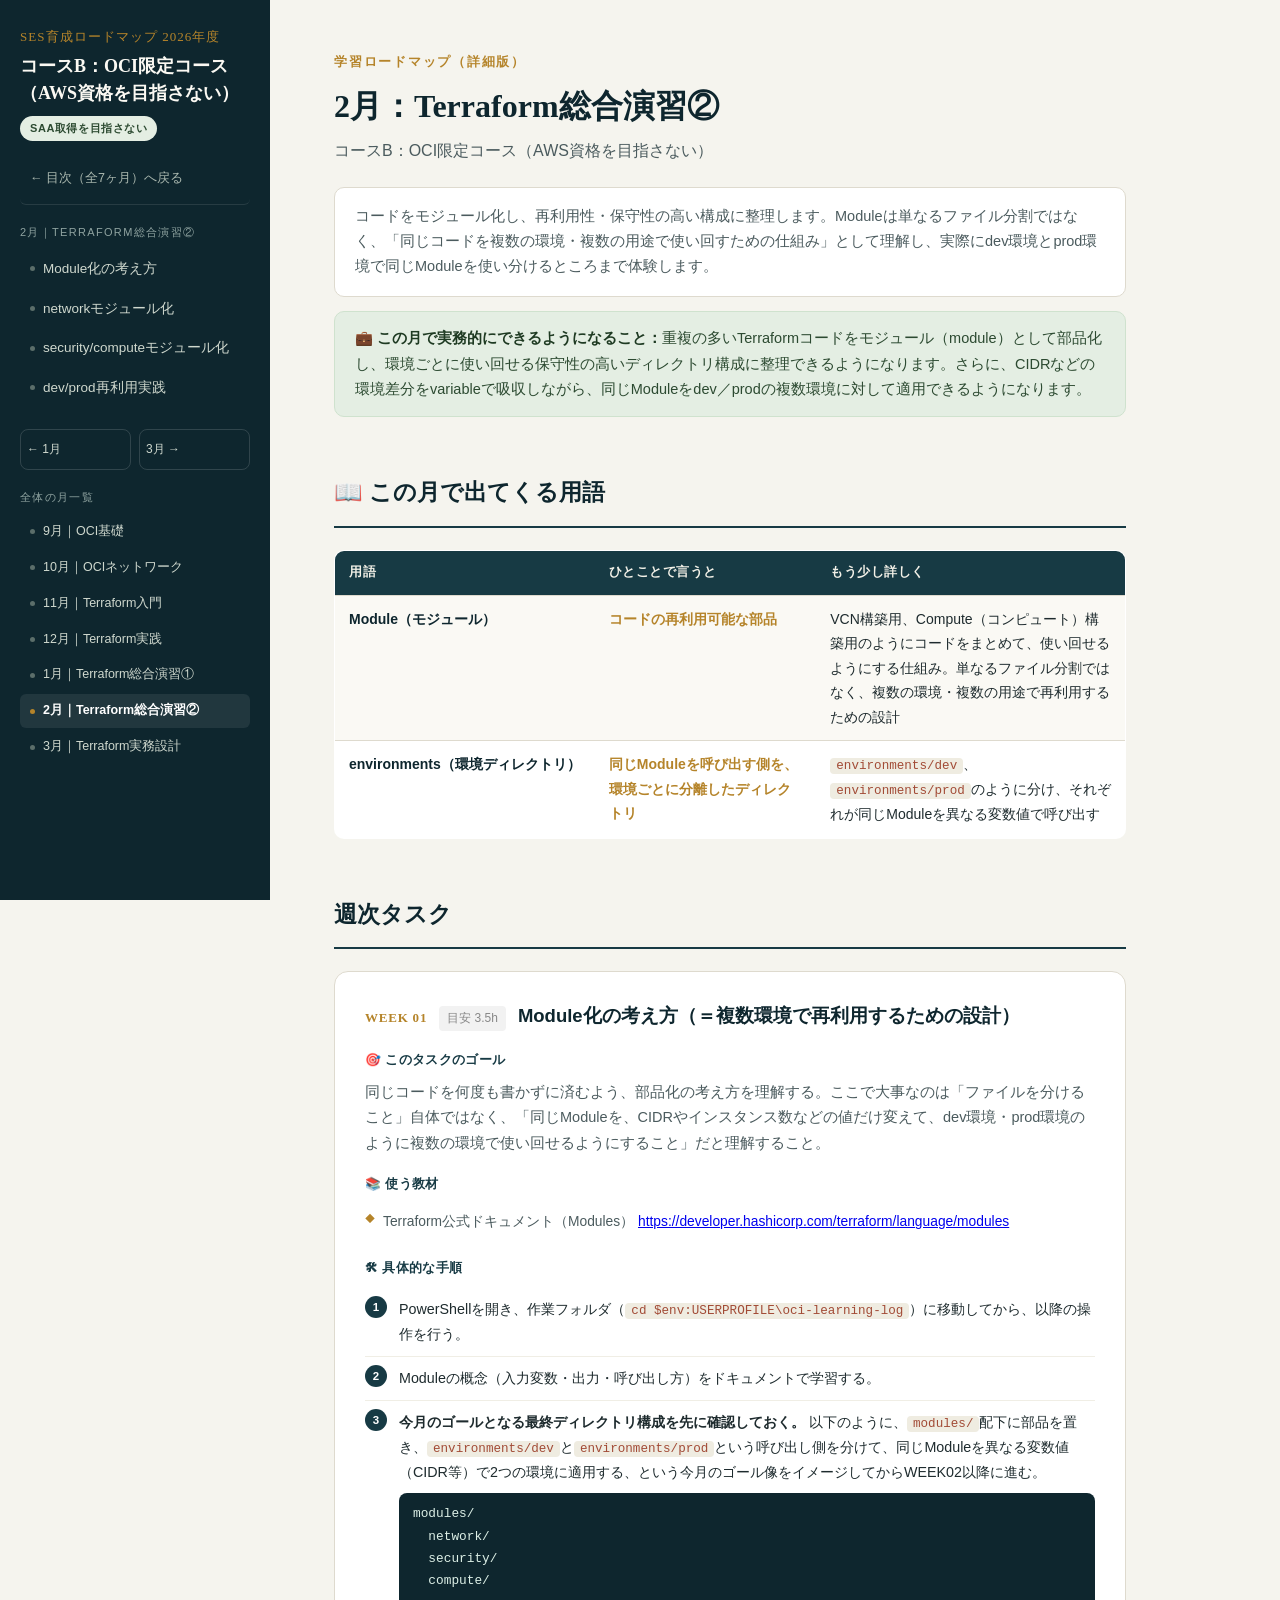
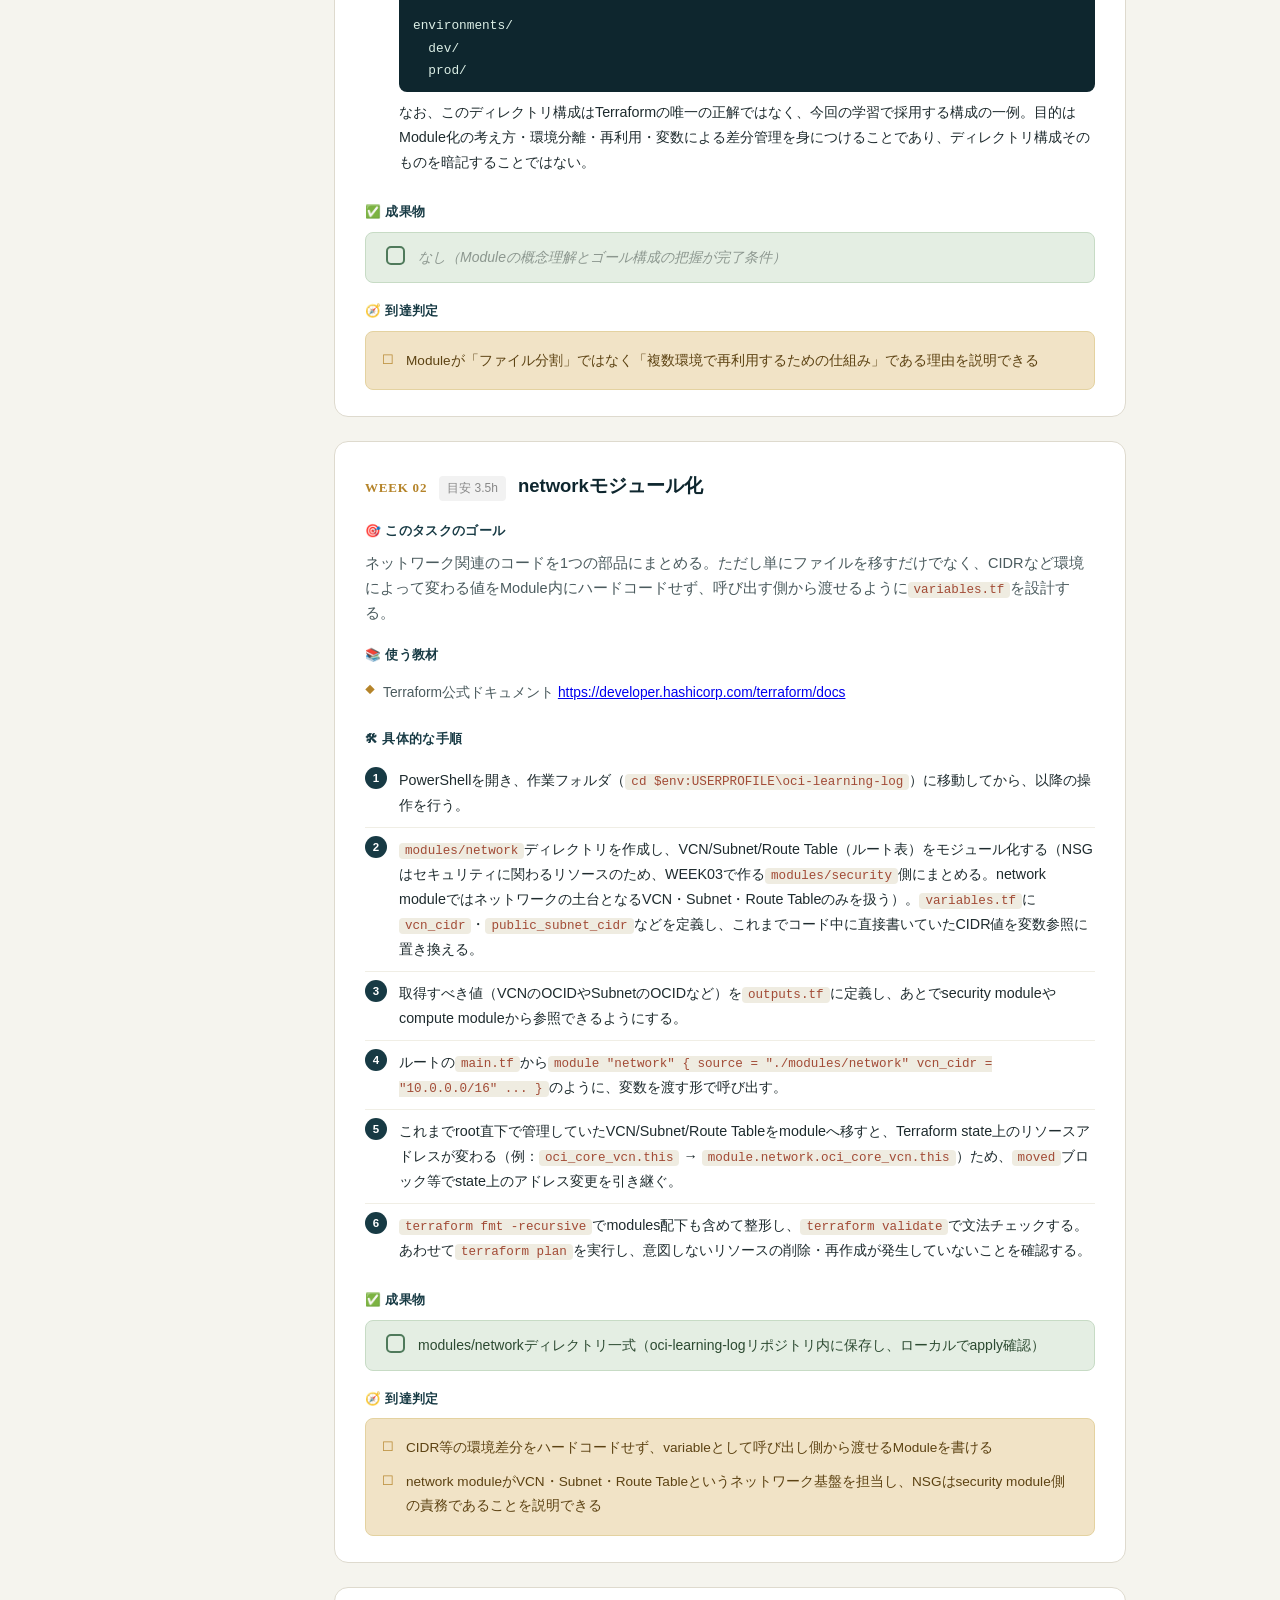
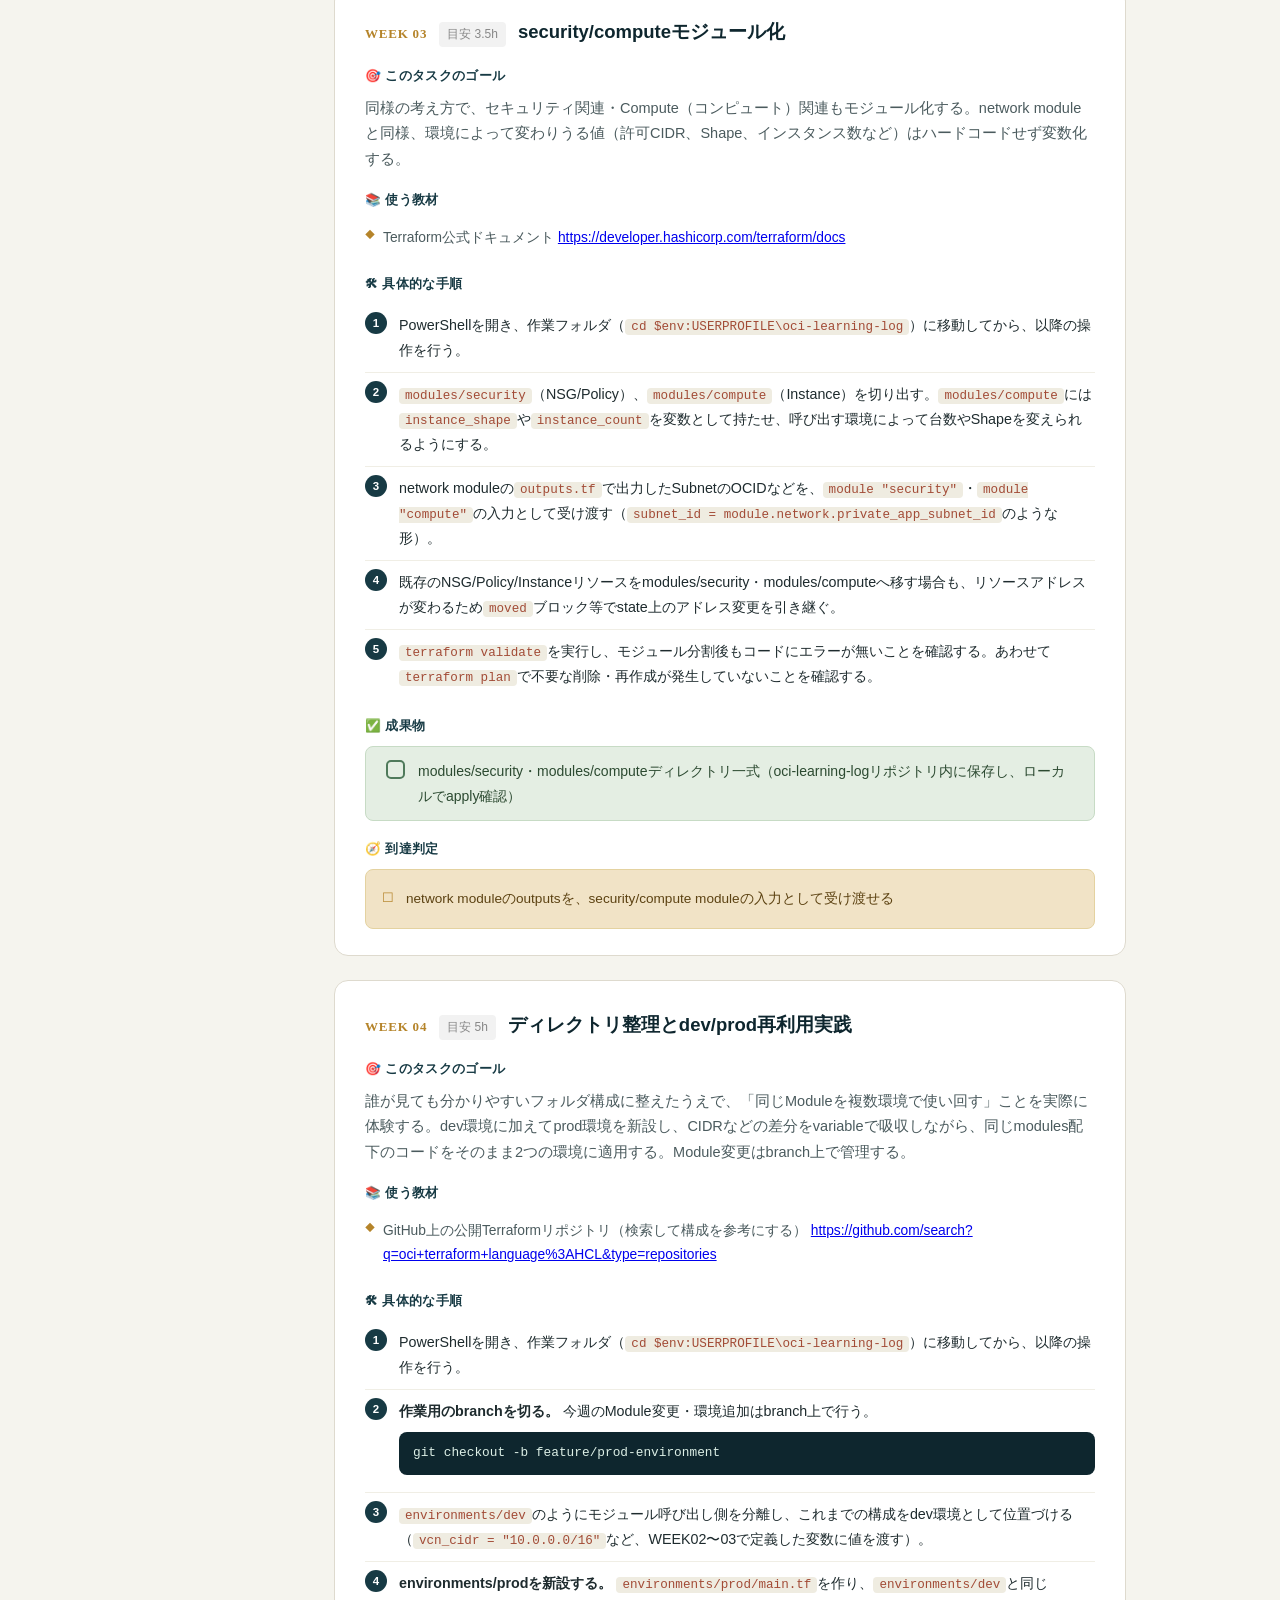
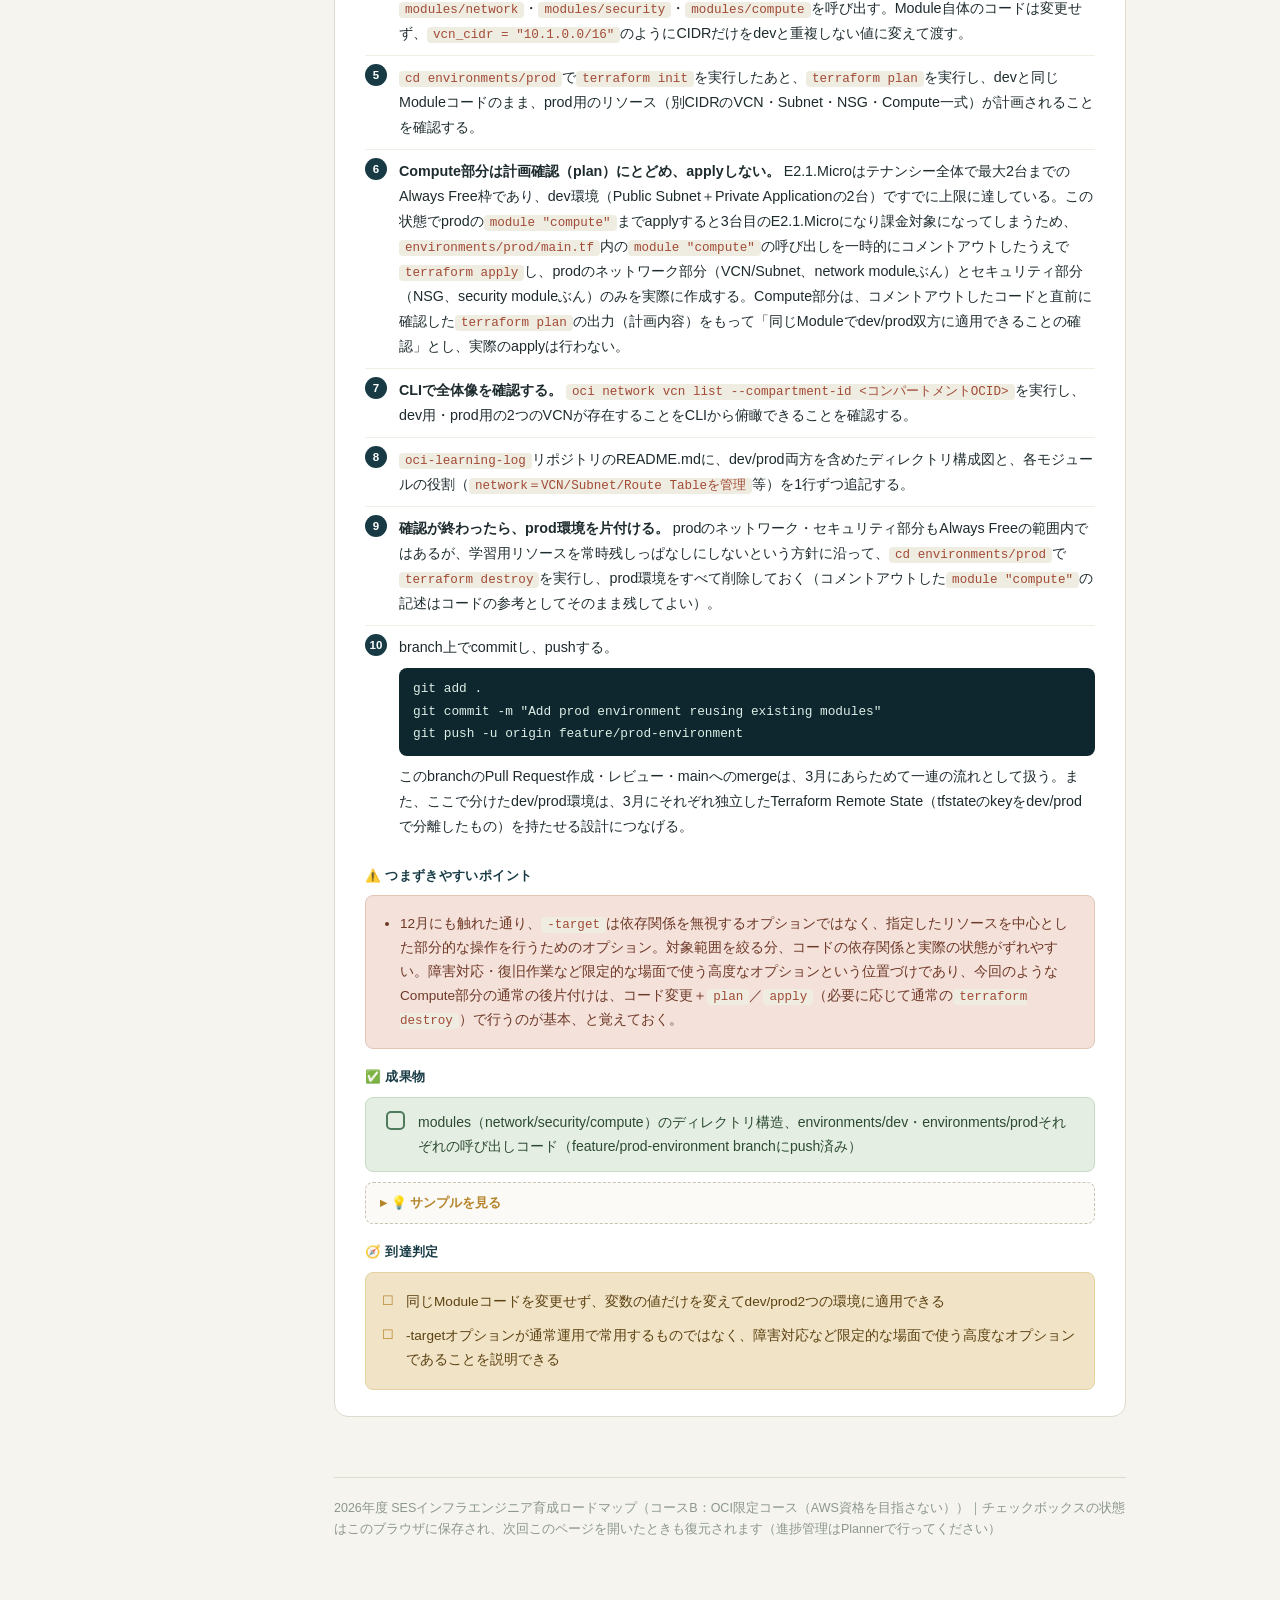
<file: 2027-02.html>
<!DOCTYPE html>
<html lang="ja">
<head>
<meta charset="UTF-8">
<meta name="viewport" content="width=device-width, initial-scale=1.0">
<title>コースB：OCI限定コース（AWS資格を目指さない）｜2月：Terraform総合演習②</title>
<link rel="stylesheet" href="assets/style.css">
</head>
<body>
<div class="layout">
  <aside class="sidebar">
    <div class="brand">SES育成ロードマップ 2026年度</div>
    <h1>コースB：OCI限定コース（AWS資格を目指さない）</h1>
    <span class="course-badge b">SAA取得を目指さない</span>
    <a class="back-index" href="index.html">← 目次（全7ヶ月）へ戻る</a>
    <div class="nav-group-label">2月｜Terraform総合演習②</div>
    <nav><a href="#w1"><span class="dot"></span>Module化の考え方</a><a href="#w2"><span class="dot"></span>networkモジュール化</a><a href="#w3"><span class="dot"></span>security/computeモジュール化</a><a href="#w4"><span class="dot"></span>dev/prod再利用実践</a></nav>
    <div class="prevnext"><a href="2027-01.html">← 1月</a><a href="2027-03.html">3月 →</a></div>
    <div class="nav-group-label">全体の月一覧</div>
    <nav class="month-nav"><a href="2026-09.html"><span class="dot"></span>9月｜OCI基礎</a><a href="2026-10.html"><span class="dot"></span>10月｜OCIネットワーク</a><a href="2026-11.html"><span class="dot"></span>11月｜Terraform入門</a><a href="2026-12.html"><span class="dot"></span>12月｜Terraform実践</a><a href="2027-01.html"><span class="dot"></span>1月｜Terraform総合演習①</a><a href="2027-02.html" class="current"><span class="dot"></span>2月｜Terraform総合演習②</a><a href="2027-03.html"><span class="dot"></span>3月｜Terraform実務設計</a></nav>
  </aside>
  <main>
    <div class="doc-header">
      <div class="eyebrow">学習ロードマップ（詳細版）</div>
      <h1>2月：Terraform総合演習②</h1>
      <p class="sub">コースB：OCI限定コース（AWS資格を目指さない）</p>
      <p class="lead">コードをモジュール化し、再利用性・保守性の高い構成に整理します。Moduleは単なるファイル分割ではなく、「同じコードを複数の環境・複数の用途で使い回すための仕組み」として理解し、実際にdev環境とprod環境で同じModuleを使い分けるところまで体験します。</p>
      <p class="practical"><b>💼 この月で実務的にできるようになること：</b>重複の多いTerraformコードをモジュール（module）として部品化し、環境ごとに使い回せる保守性の高いディレクトリ構成に整理できるようになります。さらに、CIDRなどの環境差分をvariableで吸収しながら、同じModuleをdev／prodの複数環境に対して適用できるようになります。</p>
    </div>

    <h2 class="section-title" id="glossary">📖 この月で出てくる用語</h2>
    <table class="glossary">
      <tr><th style="width:14%">用語</th><th style="width:28%">ひとことで言うと</th><th>もう少し詳しく</th></tr>
      <tr><td class="term">Module（モジュール）</td><td class="short">コードの再利用可能な部品</td><td>VCN構築用、Compute（コンピュート）構築用のようにコードをまとめて、使い回せるようにする仕組み。単なるファイル分割ではなく、複数の環境・複数の用途で再利用するための設計</td></tr><tr><td class="term">environments（環境ディレクトリ）</td><td class="short">同じModuleを呼び出す側を、環境ごとに分離したディレクトリ</td><td><code class="inline">environments/dev</code>、<code class="inline">environments/prod</code>のように分け、それぞれが同じModuleを異なる変数値で呼び出す</td></tr>
    </table>

    <h2 class="section-title">週次タスク</h2>
    
    <div class="week" id="w1">
      <div class="week-head"><span class="week-num">WEEK 01</span><span class="week-hours">目安 3.5h</span><h3>Module化の考え方（＝複数環境で再利用するための設計）</h3></div>
      <div class="block">
        <div class="block-label">🎯 このタスクのゴール</div>
        <div class="goal-text">同じコードを何度も書かずに済むよう、部品化の考え方を理解する。ここで大事なのは「ファイルを分けること」自体ではなく、「同じModuleを、CIDRやインスタンス数などの値だけ変えて、dev環境・prod環境のように複数の環境で使い回せるようにすること」だと理解すること。</div>
      </div>
      <div class="block">
        <div class="block-label">📚 使う教材</div>
        <ul class="materials"><li>Terraform公式ドキュメント（Modules） <a href="https://developer.hashicorp.com/terraform/language/modules" target="_blank" rel="noopener">https://developer.hashicorp.com/terraform/language/modules</a></li></ul>
      </div>
      <div class="block">
        <div class="block-label">🛠 具体的な手順</div>
        <ol class="steps"><li>PowerShellを開き、作業フォルダ（<code class="inline">cd $env:USERPROFILE\oci-learning-log</code>）に移動してから、以降の操作を行う。</li><li>Moduleの概念（入力変数・出力・呼び出し方）をドキュメントで学習する。</li><li><b>今月のゴールとなる最終ディレクトリ構成を先に確認しておく。</b> 以下のように、<code class="inline">modules/</code>配下に部品を置き、<code class="inline">environments/dev</code>と<code class="inline">environments/prod</code>という呼び出し側を分けて、同じModuleを異なる変数値（CIDR等）で2つの環境に適用する、という今月のゴール像をイメージしてからWEEK02以降に進む。<div class="cmd">modules/
  network/
  security/
  compute/

environments/
  dev/
  prod/</div>なお、このディレクトリ構成はTerraformの唯一の正解ではなく、今回の学習で採用する構成の一例。目的はModule化の考え方・環境分離・再利用・変数による差分管理を身につけることであり、ディレクトリ構成そのものを暗記することではない。</li></ol>
      </div>
      <div class="block">
        <div class="block-label">✅ 成果物</div>
        <label class="deliverable" data-key="w1"><input type="checkbox"><span class="dtext"><span class="dnone">なし（Moduleの概念理解とゴール構成の把握が完了条件）</span></span></label>
        
      </div>
      <div class="block">
        <div class="block-label">🧭 到達判定</div>
        <div class="criteria-box"><ul><li>Moduleが「ファイル分割」ではなく「複数環境で再利用するための仕組み」である理由を説明できる</li></ul></div>
      </div>
    </div>
    <div class="week" id="w2">
      <div class="week-head"><span class="week-num">WEEK 02</span><span class="week-hours">目安 3.5h</span><h3>networkモジュール化</h3></div>
      <div class="block">
        <div class="block-label">🎯 このタスクのゴール</div>
        <div class="goal-text">ネットワーク関連のコードを1つの部品にまとめる。ただし単にファイルを移すだけでなく、CIDRなど環境によって変わる値をModule内にハードコードせず、呼び出す側から渡せるように<code class="inline">variables.tf</code>を設計する。</div>
      </div>
      <div class="block">
        <div class="block-label">📚 使う教材</div>
        <ul class="materials"><li>Terraform公式ドキュメント <a href="https://developer.hashicorp.com/terraform/docs" target="_blank" rel="noopener">https://developer.hashicorp.com/terraform/docs</a></li></ul>
      </div>
      <div class="block">
        <div class="block-label">🛠 具体的な手順</div>
        <ol class="steps"><li>PowerShellを開き、作業フォルダ（<code class="inline">cd $env:USERPROFILE\oci-learning-log</code>）に移動してから、以降の操作を行う。</li><li><code class="inline">modules/network</code>ディレクトリを作成し、VCN/Subnet/Route Table（ルート表）をモジュール化する（NSGはセキュリティに関わるリソースのため、WEEK03で作る<code class="inline">modules/security</code>側にまとめる。network moduleではネットワークの土台となるVCN・Subnet・Route Tableのみを扱う）。<code class="inline">variables.tf</code>に<code class="inline">vcn_cidr</code>・<code class="inline">public_subnet_cidr</code>などを定義し、これまでコード中に直接書いていたCIDR値を変数参照に置き換える。</li><li>取得すべき値（VCNのOCIDやSubnetのOCIDなど）を<code class="inline">outputs.tf</code>に定義し、あとでsecurity moduleやcompute moduleから参照できるようにする。</li><li>ルートの<code class="inline">main.tf</code>から<code class="inline">module "network" { source = "./modules/network" vcn_cidr = "10.0.0.0/16" ... }</code>のように、変数を渡す形で呼び出す。</li><li>これまでroot直下で管理していたVCN/Subnet/Route Tableをmoduleへ移すと、Terraform state上のリソースアドレスが変わる（例：<code class="inline">oci_core_vcn.this</code> → <code class="inline">module.network.oci_core_vcn.this</code>）ため、<code class="inline">moved</code>ブロック等でstate上のアドレス変更を引き継ぐ。</li><li><code class="inline">terraform fmt -recursive</code>でmodules配下も含めて整形し、<code class="inline">terraform validate</code>で文法チェックする。あわせて<code class="inline">terraform plan</code>を実行し、意図しないリソースの削除・再作成が発生していないことを確認する。</li></ol>
      </div>
      <div class="block">
        <div class="block-label">✅ 成果物</div>
        <label class="deliverable" data-key="w2"><input type="checkbox"><span class="dtext">modules/networkディレクトリ一式（oci-learning-logリポジトリ内に保存し、ローカルでapply確認）</span></label>
        
      </div>
      <div class="block">
        <div class="block-label">🧭 到達判定</div>
        <div class="criteria-box"><ul><li>CIDR等の環境差分をハードコードせず、variableとして呼び出し側から渡せるModuleを書ける</li><li>network moduleがVCN・Subnet・Route Tableというネットワーク基盤を担当し、NSGはsecurity module側の責務であることを説明できる</li></ul></div>
      </div>
    </div>
    <div class="week" id="w3">
      <div class="week-head"><span class="week-num">WEEK 03</span><span class="week-hours">目安 3.5h</span><h3>security/computeモジュール化</h3></div>
      <div class="block">
        <div class="block-label">🎯 このタスクのゴール</div>
        <div class="goal-text">同様の考え方で、セキュリティ関連・Compute（コンピュート）関連もモジュール化する。network moduleと同様、環境によって変わりうる値（許可CIDR、Shape、インスタンス数など）はハードコードせず変数化する。</div>
      </div>
      <div class="block">
        <div class="block-label">📚 使う教材</div>
        <ul class="materials"><li>Terraform公式ドキュメント <a href="https://developer.hashicorp.com/terraform/docs" target="_blank" rel="noopener">https://developer.hashicorp.com/terraform/docs</a></li></ul>
      </div>
      <div class="block">
        <div class="block-label">🛠 具体的な手順</div>
        <ol class="steps"><li>PowerShellを開き、作業フォルダ（<code class="inline">cd $env:USERPROFILE\oci-learning-log</code>）に移動してから、以降の操作を行う。</li><li><code class="inline">modules/security</code>（NSG/Policy）、<code class="inline">modules/compute</code>（Instance）を切り出す。<code class="inline">modules/compute</code>には<code class="inline">instance_shape</code>や<code class="inline">instance_count</code>を変数として持たせ、呼び出す環境によって台数やShapeを変えられるようにする。</li><li>network moduleの<code class="inline">outputs.tf</code>で出力したSubnetのOCIDなどを、<code class="inline">module "security"</code>・<code class="inline">module "compute"</code>の入力として受け渡す（<code class="inline">subnet_id = module.network.private_app_subnet_id</code>のような形）。</li><li>既存のNSG/Policy/Instanceリソースをmodules/security・modules/computeへ移す場合も、リソースアドレスが変わるため<code class="inline">moved</code>ブロック等でstate上のアドレス変更を引き継ぐ。</li><li><code class="inline">terraform validate</code>を実行し、モジュール分割後もコードにエラーが無いことを確認する。あわせて<code class="inline">terraform plan</code>で不要な削除・再作成が発生していないことを確認する。</li></ol>
      </div>
      <div class="block">
        <div class="block-label">✅ 成果物</div>
        <label class="deliverable" data-key="w3"><input type="checkbox"><span class="dtext">modules/security・modules/computeディレクトリ一式（oci-learning-logリポジトリ内に保存し、ローカルでapply確認）</span></label>
        
      </div>
      <div class="block">
        <div class="block-label">🧭 到達判定</div>
        <div class="criteria-box"><ul><li>network moduleのoutputsを、security/compute moduleの入力として受け渡せる</li></ul></div>
      </div>
    </div>
    <div class="week" id="w4">
      <div class="week-head"><span class="week-num">WEEK 04</span><span class="week-hours">目安 5h</span><h3>ディレクトリ整理とdev/prod再利用実践</h3></div>
      <div class="block">
        <div class="block-label">🎯 このタスクのゴール</div>
        <div class="goal-text">誰が見ても分かりやすいフォルダ構成に整えたうえで、「同じModuleを複数環境で使い回す」ことを実際に体験する。dev環境に加えてprod環境を新設し、CIDRなどの差分をvariableで吸収しながら、同じmodules配下のコードをそのまま2つの環境に適用する。Module変更はbranch上で管理する。</div>
      </div>
      <div class="block">
        <div class="block-label">📚 使う教材</div>
        <ul class="materials"><li>GitHub上の公開Terraformリポジトリ（検索して構成を参考にする） <a href="https://github.com/search?q=oci+terraform+language%3AHCL&type=repositories" target="_blank" rel="noopener">https://github.com/search?q=oci+terraform+language%3AHCL&type=repositories</a></li></ul>
      </div>
      <div class="block">
        <div class="block-label">🛠 具体的な手順</div>
        <ol class="steps"><li>PowerShellを開き、作業フォルダ（<code class="inline">cd $env:USERPROFILE\oci-learning-log</code>）に移動してから、以降の操作を行う。</li><li><b>作業用のbranchを切る。</b> 今週のModule変更・環境追加はbranch上で行う。<div class="cmd">git checkout -b feature/prod-environment</div></li><li><code class="inline">environments/dev</code>のようにモジュール呼び出し側を分離し、これまでの構成をdev環境として位置づける（<code class="inline">vcn_cidr = "10.0.0.0/16"</code>など、WEEK02〜03で定義した変数に値を渡す）。</li><li><b>environments/prodを新設する。</b> <code class="inline">environments/prod/main.tf</code>を作り、<code class="inline">environments/dev</code>と同じ<code class="inline">modules/network</code>・<code class="inline">modules/security</code>・<code class="inline">modules/compute</code>を呼び出す。Module自体のコードは変更せず、<code class="inline">vcn_cidr = "10.1.0.0/16"</code>のようにCIDRだけをdevと重複しない値に変えて渡す。</li><li><code class="inline">cd environments/prod</code>で<code class="inline">terraform init</code>を実行したあと、<code class="inline">terraform plan</code>を実行し、devと同じModuleコードのまま、prod用のリソース（別CIDRのVCN・Subnet・NSG・Compute一式）が計画されることを確認する。</li><li><b>Compute部分は計画確認（plan）にとどめ、applyしない。</b> E2.1.Microはテナンシー全体で最大2台までのAlways Free枠であり、dev環境（Public Subnet＋Private Applicationの2台）ですでに上限に達している。この状態でprodの<code class="inline">module "compute"</code>までapplyすると3台目のE2.1.Microになり課金対象になってしまうため、<code class="inline">environments/prod/main.tf</code>内の<code class="inline">module "compute"</code>の呼び出しを一時的にコメントアウトしたうえで<code class="inline">terraform apply</code>し、prodのネットワーク部分（VCN/Subnet、network moduleぶん）とセキュリティ部分（NSG、security moduleぶん）のみを実際に作成する。Compute部分は、コメントアウトしたコードと直前に確認した<code class="inline">terraform plan</code>の出力（計画内容）をもって「同じModuleでdev/prod双方に適用できることの確認」とし、実際のapplyは行わない。</li><li><b>CLIで全体像を確認する。</b> <code class="inline">oci network vcn list --compartment-id &lt;コンパートメントOCID&gt;</code>を実行し、dev用・prod用の2つのVCNが存在することをCLIから俯瞰できることを確認する。</li><li><code class="inline">oci-learning-log</code>リポジトリのREADME.mdに、dev/prod両方を含めたディレクトリ構成図と、各モジュールの役割（<code class="inline">network＝VCN/Subnet/Route Tableを管理</code>等）を1行ずつ追記する。</li><li><b>確認が終わったら、prod環境を片付ける。</b> prodのネットワーク・セキュリティ部分もAlways Freeの範囲内ではあるが、学習用リソースを常時残しっぱなしにしないという方針に沿って、<code class="inline">cd environments/prod</code>で<code class="inline">terraform destroy</code>を実行し、prod環境をすべて削除しておく（コメントアウトした<code class="inline">module "compute"</code>の記述はコードの参考としてそのまま残してよい）。</li><li>branch上でcommitし、pushする。<div class="cmd">git add .
git commit -m "Add prod environment reusing existing modules"
git push -u origin feature/prod-environment</div>このbranchのPull Request作成・レビュー・mainへのmergeは、3月にあらためて一連の流れとして扱う。また、ここで分けたdev/prod環境は、3月にそれぞれ独立したTerraform Remote State（tfstateのkeyをdev/prodで分離したもの）を持たせる設計につなげる。</li></ol>
      </div>
      <div class="block">
        <div class="block-label">⚠️ つまずきやすいポイント</div>
        <div class="warn-box"><ul><li>12月にも触れた通り、<code class="inline">-target</code>は依存関係を無視するオプションではなく、指定したリソースを中心とした部分的な操作を行うためのオプション。対象範囲を絞る分、コードの依存関係と実際の状態がずれやすい。障害対応・復旧作業など限定的な場面で使う高度なオプションという位置づけであり、今回のようなCompute部分の通常の後片付けは、コード変更＋<code class="inline">plan</code>／<code class="inline">apply</code>（必要に応じて通常の<code class="inline">terraform destroy</code>）で行うのが基本、と覚えておく。</li></ul></div>
      </div>
      <div class="block">
        <div class="block-label">✅ 成果物</div>
        <label class="deliverable" data-key="w4"><input type="checkbox"><span class="dtext">modules（network/security/compute）のディレクトリ構造、environments/dev・environments/prodそれぞれの呼び出しコード（feature/prod-environment branchにpush済み）</span></label>
        
        <details class="sample-box">
          <summary>💡 サンプルを見る</summary>
          <div class="sample-content"><p>モジュール化＋dev/prod再利用後のディレクトリ構成の例（oci-learning-logリポジトリの中身）：</p>
<pre>oci-learning-log/
├── environments/
│   ├── dev/
│   │   └── main.tf        (vcn_cidr = "10.0.0.0/16" 等で呼び出す)
│   └── prod/
│       └── main.tf        (vcn_cidr = "10.1.0.0/16" 等、値だけ変えて同じmoduleを呼び出す)
└── modules/
    ├── network/
    │   ├── main.tf
    │   ├── variables.tf
    │   └── outputs.tf
    ├── security/
    │   ├── main.tf
    │   ├── variables.tf
    │   └── outputs.tf
    └── compute/
        ├── main.tf
        ├── variables.tf
        └── outputs.tf</pre></div>
        </details>
      </div>
      <div class="block">
        <div class="block-label">🧭 到達判定</div>
        <div class="criteria-box"><ul><li>同じModuleコードを変更せず、変数の値だけを変えてdev/prod2つの環境に適用できる</li><li>-targetオプションが通常運用で常用するものではなく、障害対応など限定的な場面で使う高度なオプションであることを説明できる</li></ul></div>
      </div>
    </div>

    <footer>
      2026年度 SESインフラエンジニア育成ロードマップ（コースB：OCI限定コース（AWS資格を目指さない））｜チェックボックスの状態はこのブラウザに保存され、次回このページを開いたときも復元されます（進捗管理はPlannerで行ってください）
    </footer>
  </main>
</div>
<script>
(function() {
  const STORAGE_KEY = 'roadmap-checklist:courseB-2027-02';
  let storageAvailable = true;
  let saved = {};
  try {
    const raw = window.localStorage.getItem(STORAGE_KEY);
    saved = raw ? JSON.parse(raw) : {};
  } catch (e) {
    storageAvailable = false;
  }

  function persist() {
    if (!storageAvailable) return;
    try {
      window.localStorage.setItem(STORAGE_KEY, JSON.stringify(saved));
    } catch (e) {
      storageAvailable = false;
    }
  }

  const boxes = document.querySelectorAll('.deliverable input[type=checkbox]');
  boxes.forEach(b => {
    const label = b.closest('.deliverable');
    const key = label ? label.getAttribute('data-key') : null;
    if (key && saved[key]) {
      b.checked = true;
      label.classList.add('done');
    }
    b.addEventListener('change', () => {
      label.classList.toggle('done', b.checked);
      if (key) {
        if (b.checked) {
          saved[key] = true;
        } else {
          delete saved[key];
        }
        persist();
      }
    });
  });
})();
</script>
</body>
</html>
</file>
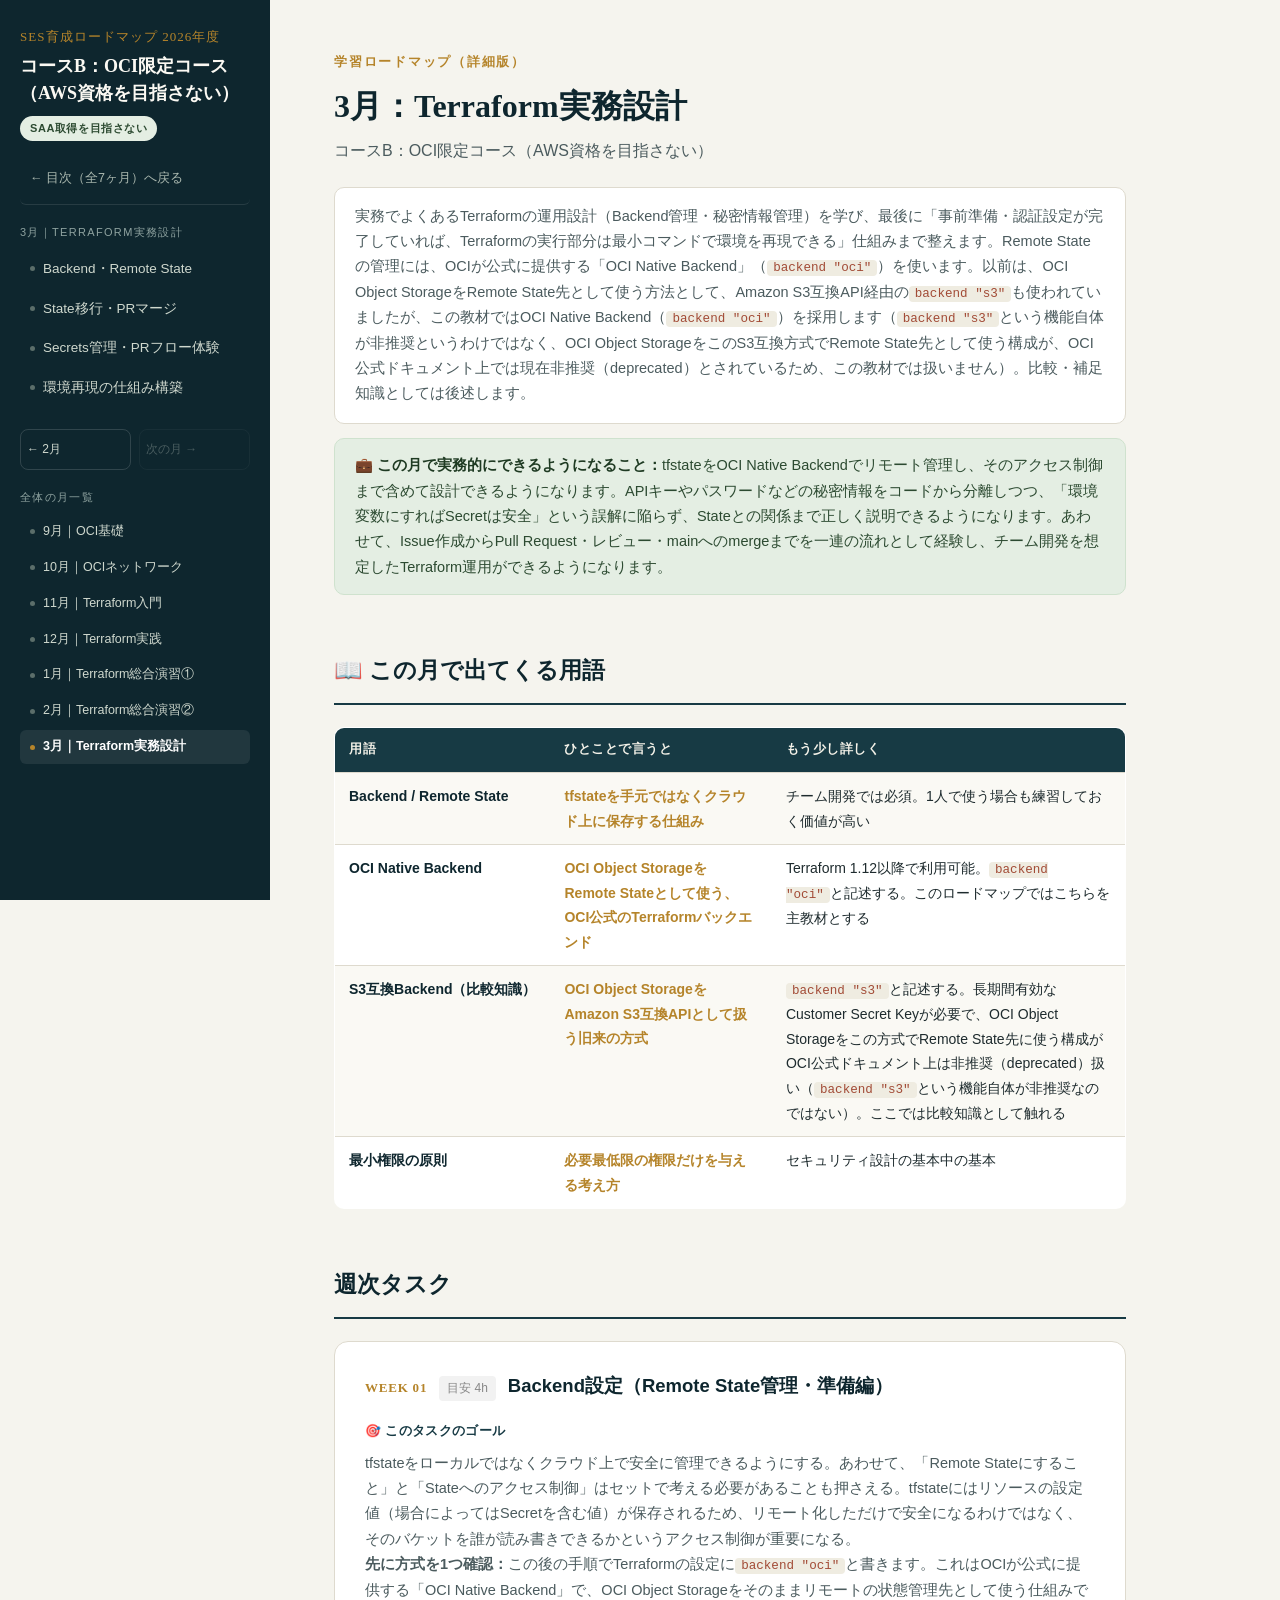
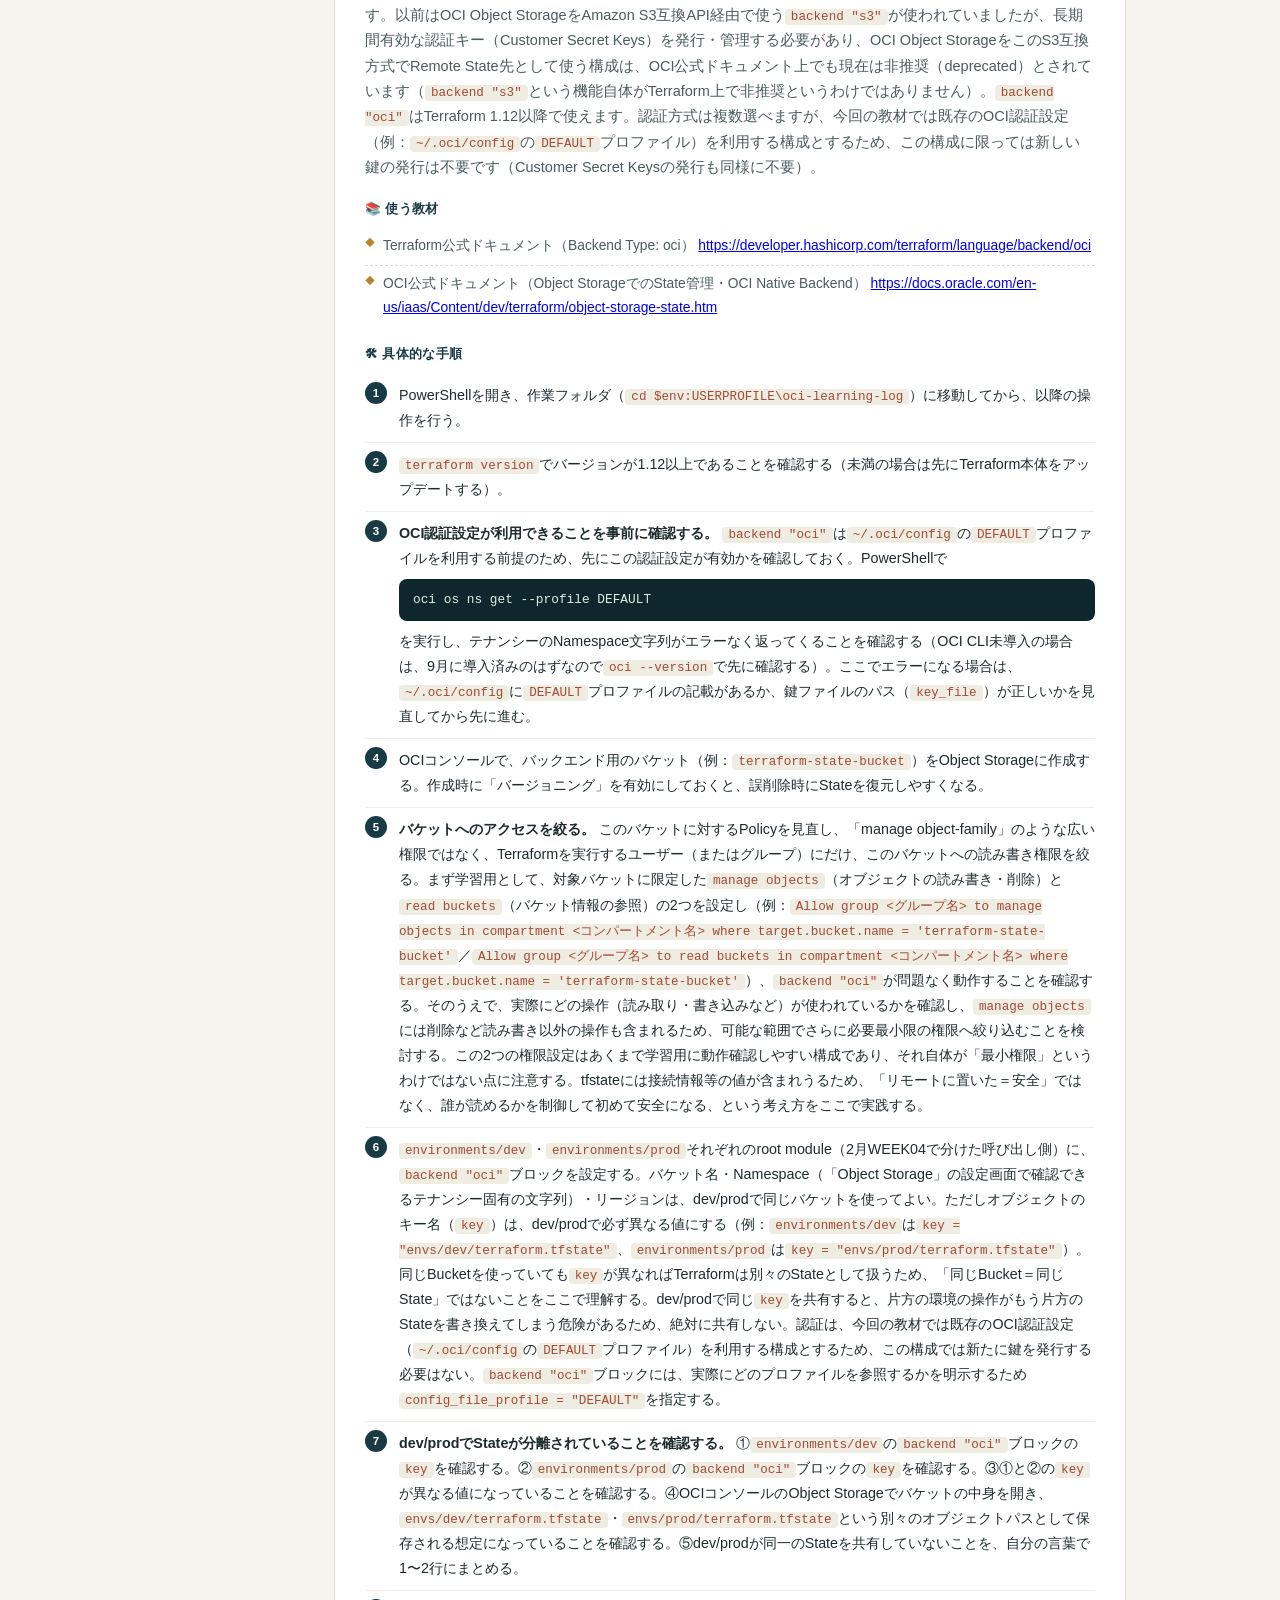
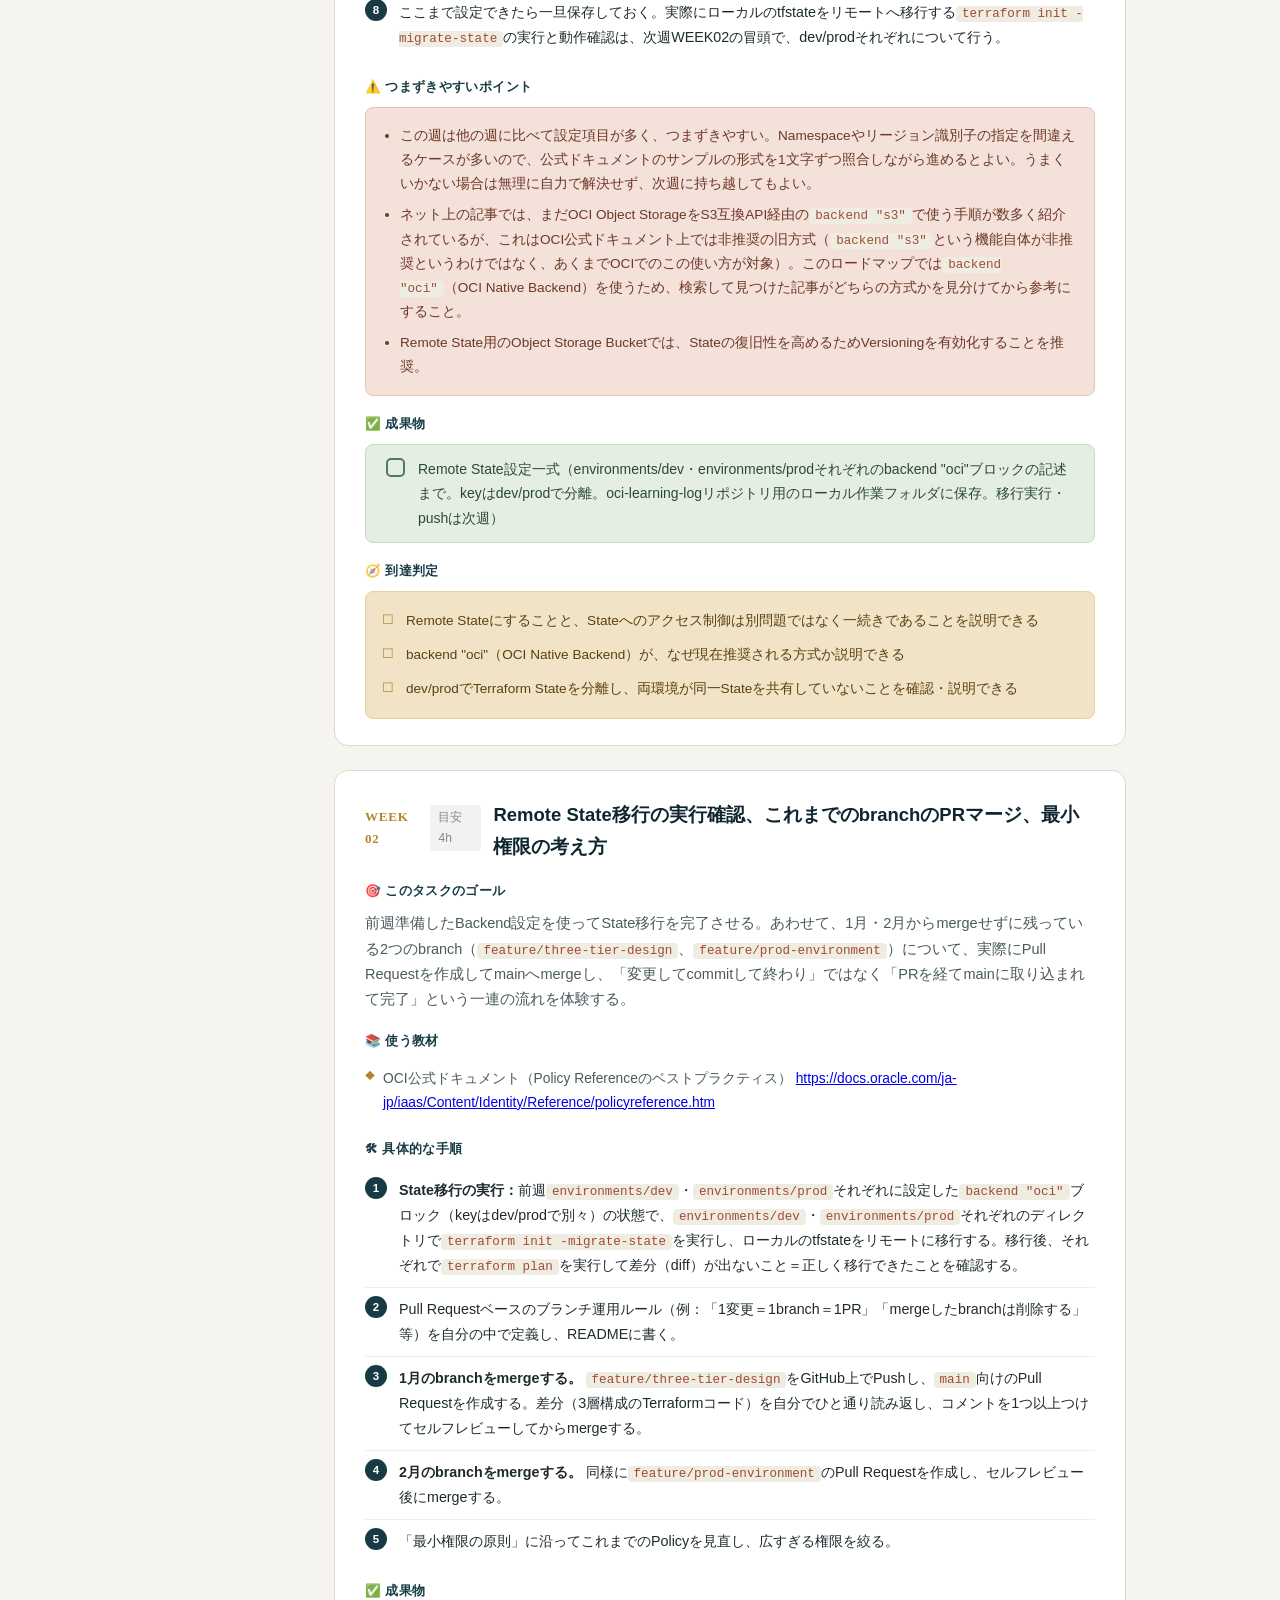
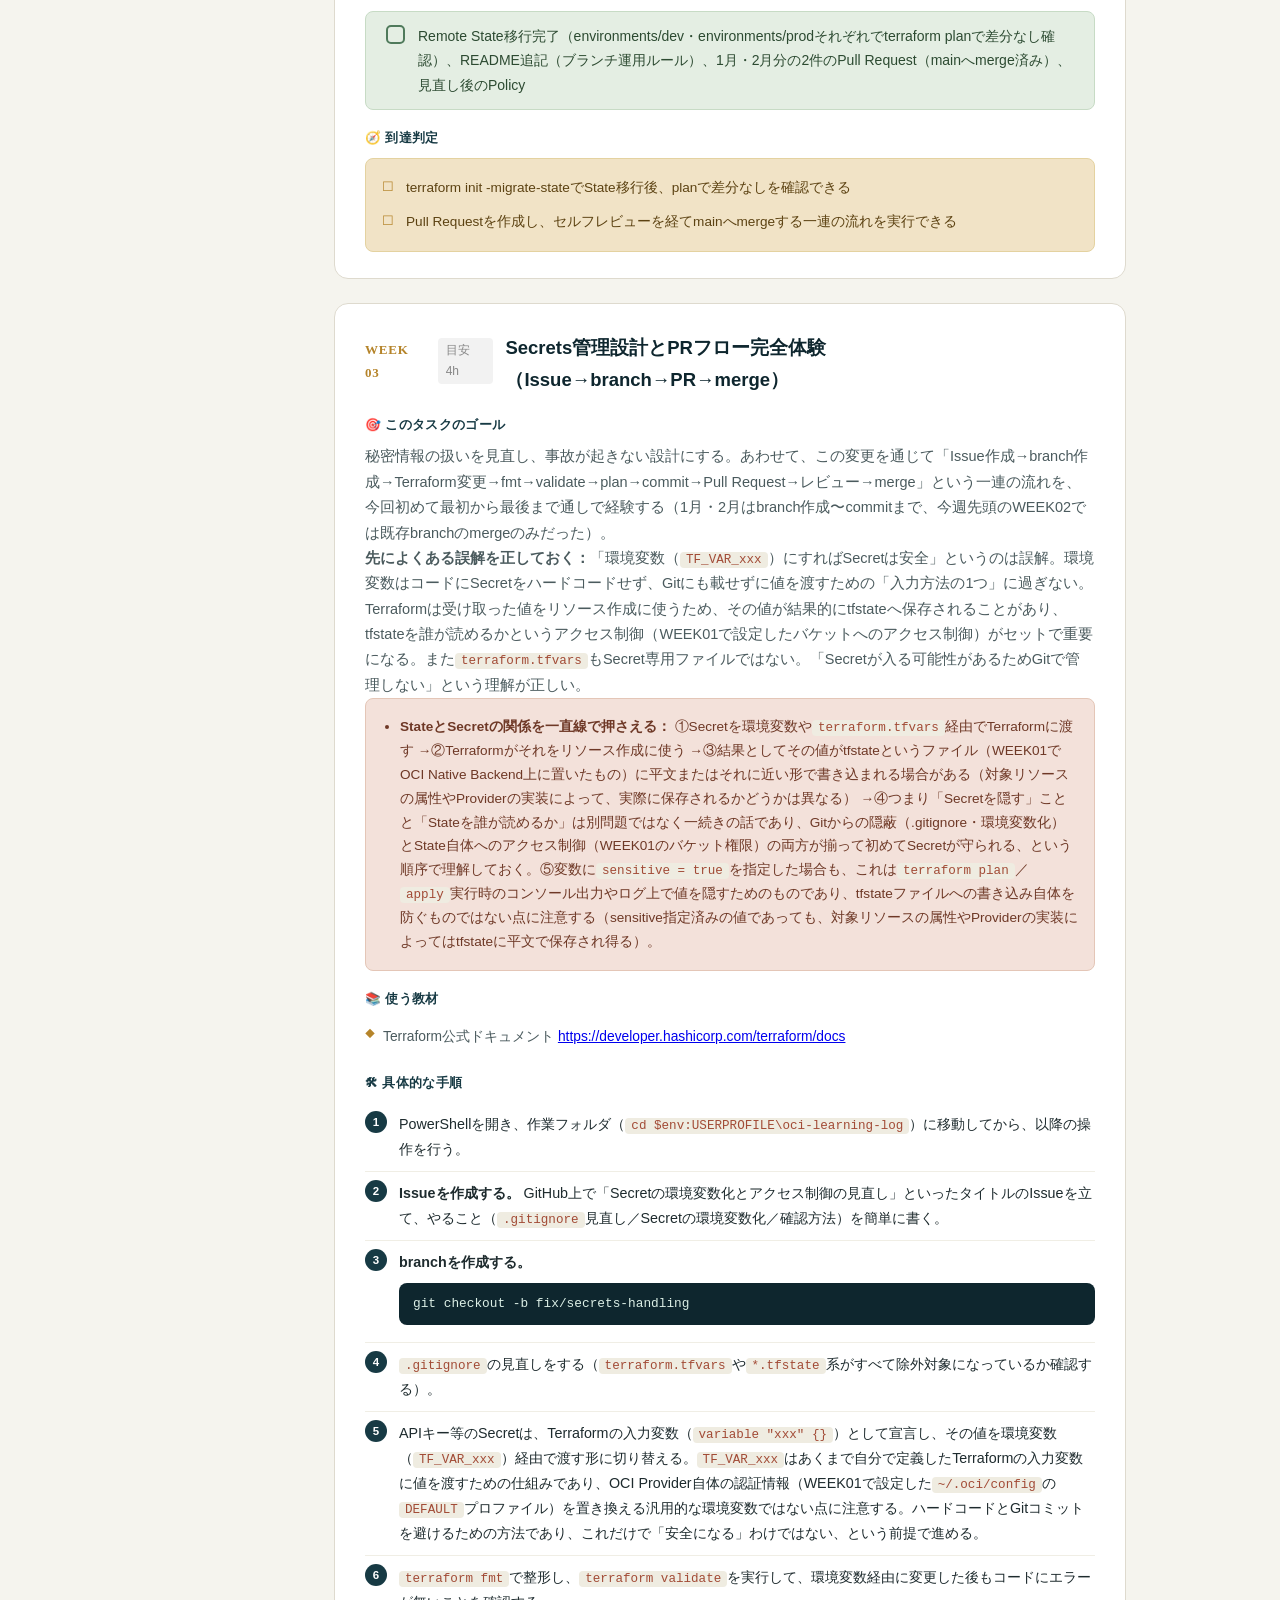
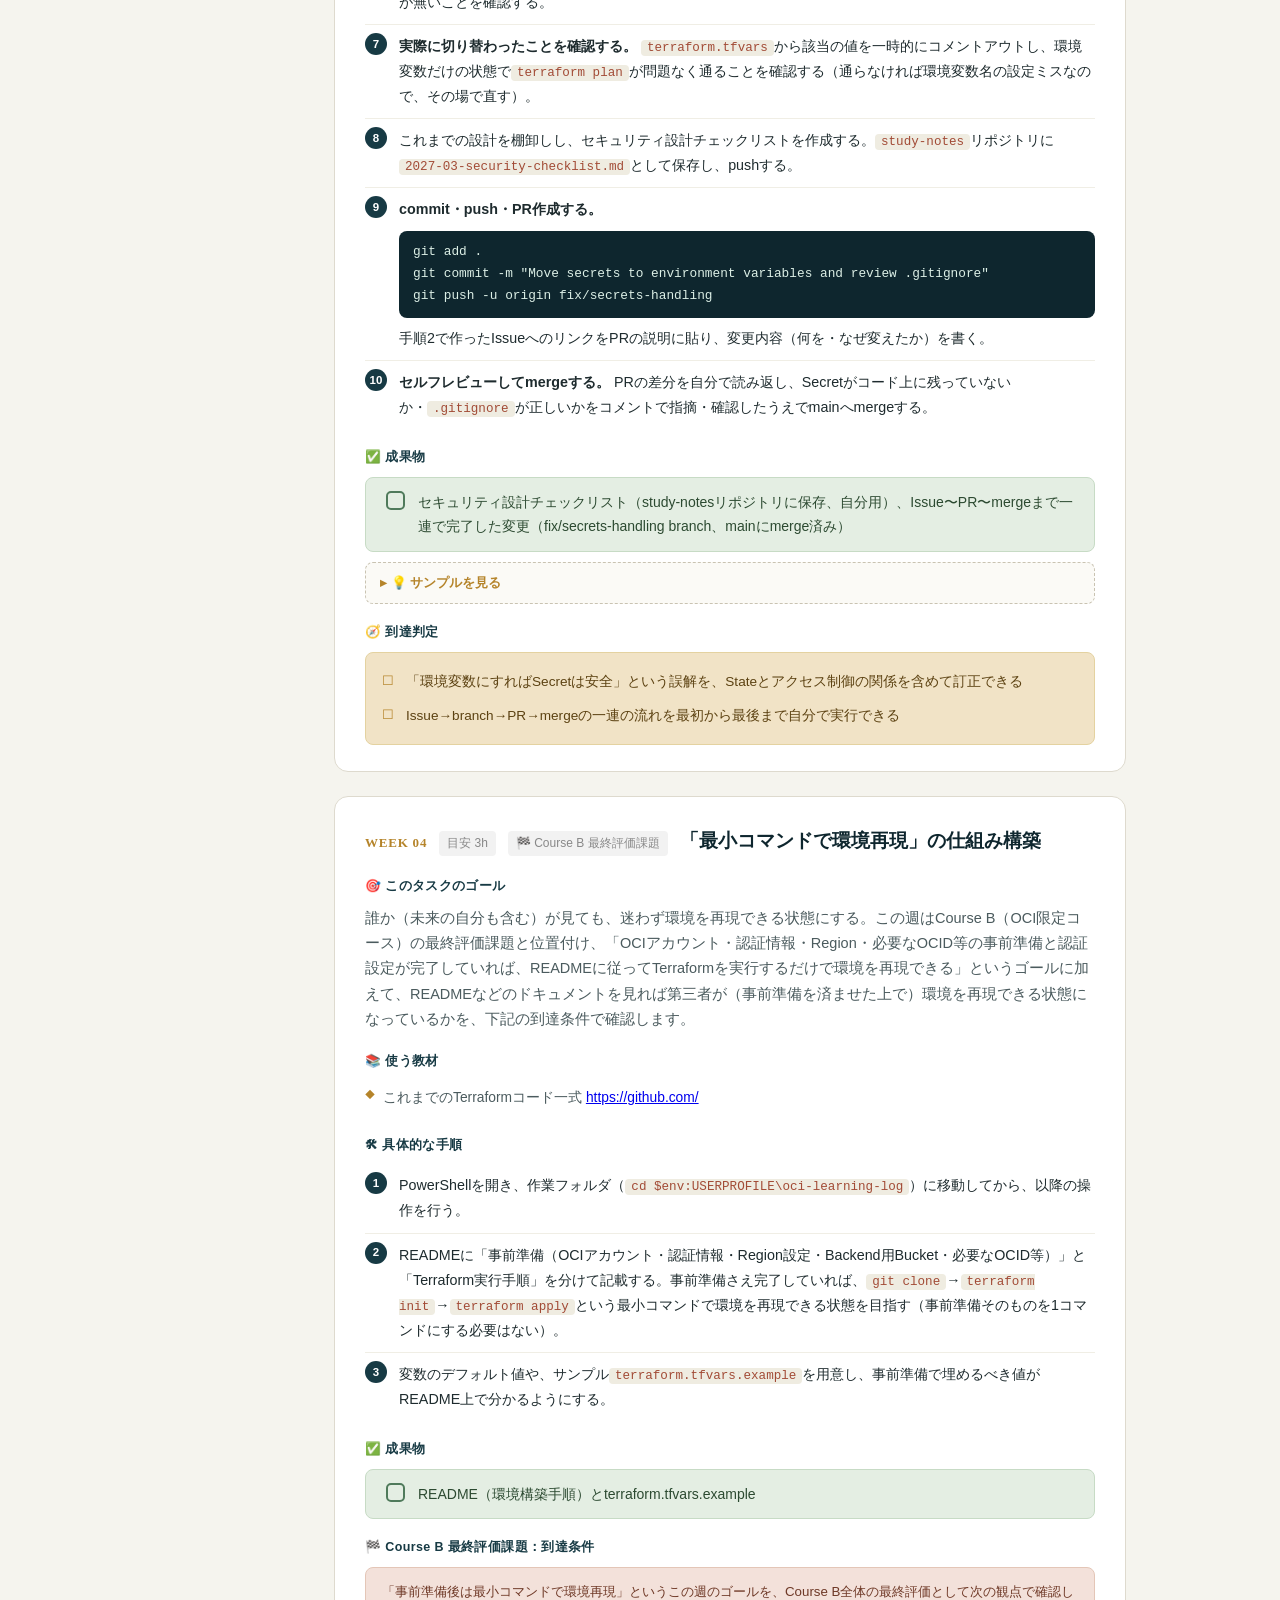
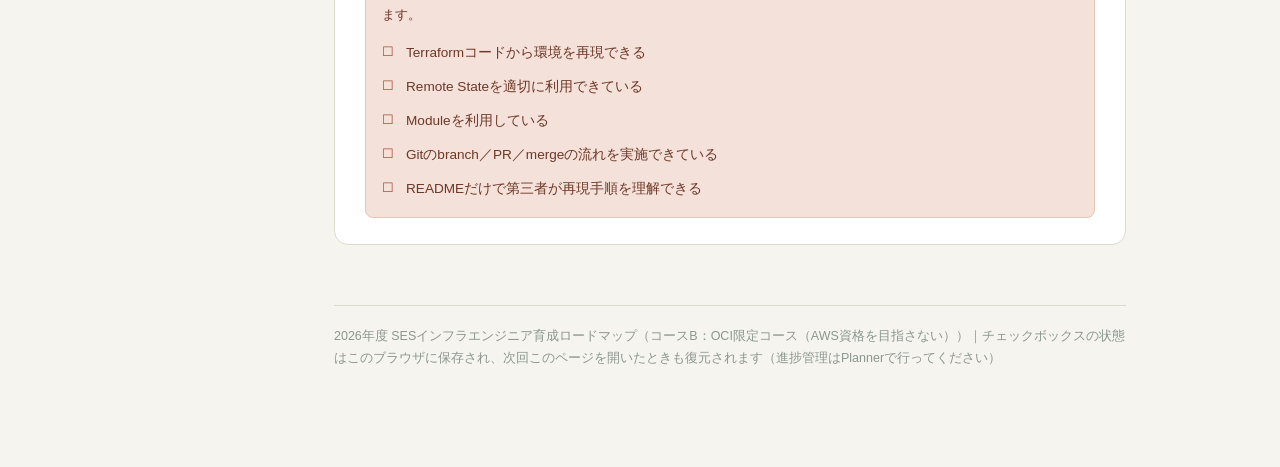
<file: 2027-03.html>
<!DOCTYPE html>
<html lang="ja">
<head>
<meta charset="UTF-8">
<meta name="viewport" content="width=device-width, initial-scale=1.0">
<title>コースB：OCI限定コース（AWS資格を目指さない）｜3月：Terraform実務設計</title>
<link rel="stylesheet" href="assets/style.css">
</head>
<body>
<div class="layout">
  <aside class="sidebar">
    <div class="brand">SES育成ロードマップ 2026年度</div>
    <h1>コースB：OCI限定コース（AWS資格を目指さない）</h1>
    <span class="course-badge b">SAA取得を目指さない</span>
    <a class="back-index" href="index.html">← 目次（全7ヶ月）へ戻る</a>
    <div class="nav-group-label">3月｜Terraform実務設計</div>
    <nav><a href="#w1"><span class="dot"></span>Backend・Remote State</a><a href="#w2"><span class="dot"></span>State移行・PRマージ</a><a href="#w3"><span class="dot"></span>Secrets管理・PRフロー体験</a><a href="#w4"><span class="dot"></span>環境再現の仕組み構築</a></nav>
    <div class="prevnext"><a href="2027-02.html">← 2月</a><a class="disabled">次の月 →</a></div>
    <div class="nav-group-label">全体の月一覧</div>
    <nav class="month-nav"><a href="2026-09.html"><span class="dot"></span>9月｜OCI基礎</a><a href="2026-10.html"><span class="dot"></span>10月｜OCIネットワーク</a><a href="2026-11.html"><span class="dot"></span>11月｜Terraform入門</a><a href="2026-12.html"><span class="dot"></span>12月｜Terraform実践</a><a href="2027-01.html"><span class="dot"></span>1月｜Terraform総合演習①</a><a href="2027-02.html"><span class="dot"></span>2月｜Terraform総合演習②</a><a href="2027-03.html" class="current"><span class="dot"></span>3月｜Terraform実務設計</a></nav>
  </aside>
  <main>
    <div class="doc-header">
      <div class="eyebrow">学習ロードマップ（詳細版）</div>
      <h1>3月：Terraform実務設計</h1>
      <p class="sub">コースB：OCI限定コース（AWS資格を目指さない）</p>
      <p class="lead">実務でよくあるTerraformの運用設計（Backend管理・秘密情報管理）を学び、最後に「事前準備・認証設定が完了していれば、Terraformの実行部分は最小コマンドで環境を再現できる」仕組みまで整えます。Remote Stateの管理には、OCIが公式に提供する「OCI Native Backend」（<code class="inline">backend "oci"</code>）を使います。以前は、OCI Object StorageをRemote State先として使う方法として、Amazon S3互換API経由の<code class="inline">backend "s3"</code>も使われていましたが、この教材ではOCI Native Backend（<code class="inline">backend "oci"</code>）を採用します（<code class="inline">backend "s3"</code>という機能自体が非推奨というわけではなく、OCI Object StorageをこのS3互換方式でRemote State先として使う構成が、OCI公式ドキュメント上では現在非推奨（deprecated）とされているため、この教材では扱いません）。比較・補足知識としては後述します。</p>
      <p class="practical"><b>💼 この月で実務的にできるようになること：</b>tfstateをOCI Native Backendでリモート管理し、そのアクセス制御まで含めて設計できるようになります。APIキーやパスワードなどの秘密情報をコードから分離しつつ、「環境変数にすればSecretは安全」という誤解に陥らず、Stateとの関係まで正しく説明できるようになります。あわせて、Issue作成からPull Request・レビュー・mainへのmergeまでを一連の流れとして経験し、チーム開発を想定したTerraform運用ができるようになります。</p>
    </div>

    <h2 class="section-title" id="glossary">📖 この月で出てくる用語</h2>
    <table class="glossary">
      <tr><th style="width:14%">用語</th><th style="width:28%">ひとことで言うと</th><th>もう少し詳しく</th></tr>
      <tr><td class="term">Backend / Remote State</td><td class="short">tfstateを手元ではなくクラウド上に保存する仕組み</td><td>チーム開発では必須。1人で使う場合も練習しておく価値が高い</td></tr><tr><td class="term">OCI Native Backend</td><td class="short">OCI Object StorageをRemote Stateとして使う、OCI公式のTerraformバックエンド</td><td>Terraform 1.12以降で利用可能。<code class="inline">backend "oci"</code>と記述する。このロードマップではこちらを主教材とする</td></tr><tr><td class="term">S3互換Backend（比較知識）</td><td class="short">OCI Object StorageをAmazon S3互換APIとして扱う旧来の方式</td><td><code class="inline">backend "s3"</code>と記述する。長期間有効なCustomer Secret Keyが必要で、OCI Object Storageをこの方式でRemote State先に使う構成がOCI公式ドキュメント上は非推奨（deprecated）扱い（<code class="inline">backend "s3"</code>という機能自体が非推奨なのではない）。ここでは比較知識として触れる</td></tr><tr><td class="term">最小権限の原則</td><td class="short">必要最低限の権限だけを与える考え方</td><td>セキュリティ設計の基本中の基本</td></tr>
    </table>

    <h2 class="section-title">週次タスク</h2>
    
    <div class="week" id="w1">
      <div class="week-head"><span class="week-num">WEEK 01</span><span class="week-hours">目安 4h</span><h3>Backend設定（Remote State管理・準備編）</h3></div>
      <div class="block">
        <div class="block-label">🎯 このタスクのゴール</div>
        <div class="goal-text">tfstateをローカルではなくクラウド上で安全に管理できるようにする。あわせて、「Remote Stateにすること」と「Stateへのアクセス制御」はセットで考える必要があることも押さえる。tfstateにはリソースの設定値（場合によってはSecretを含む値）が保存されるため、リモート化しただけで安全になるわけではなく、そのバケットを誰が読み書きできるかというアクセス制御が重要になる。</div>
        <div class="goal-text"><b>先に方式を1つ確認：</b>この後の手順でTerraformの設定に<code class="inline">backend "oci"</code>と書きます。これはOCIが公式に提供する「OCI Native Backend」で、OCI Object Storageをそのままリモートの状態管理先として使う仕組みです。以前はOCI Object StorageをAmazon S3互換API経由で使う<code class="inline">backend "s3"</code>が使われていましたが、長期間有効な認証キー（Customer Secret Keys）を発行・管理する必要があり、OCI Object StorageをこのS3互換方式でRemote State先として使う構成は、OCI公式ドキュメント上でも現在は非推奨（deprecated）とされています（<code class="inline">backend "s3"</code>という機能自体がTerraform上で非推奨というわけではありません）。<code class="inline">backend "oci"</code>はTerraform 1.12以降で使えます。認証方式は複数選べますが、今回の教材では既存のOCI認証設定（例：<code class="inline">~/.oci/config</code>の<code class="inline">DEFAULT</code>プロファイル）を利用する構成とするため、この構成に限っては新しい鍵の発行は不要です（Customer Secret Keysの発行も同様に不要）。</div>
      </div>
      <div class="block">
        <div class="block-label">📚 使う教材</div>
        <ul class="materials"><li>Terraform公式ドキュメント（Backend Type: oci） <a href="https://developer.hashicorp.com/terraform/language/backend/oci" target="_blank" rel="noopener">https://developer.hashicorp.com/terraform/language/backend/oci</a></li><li>OCI公式ドキュメント（Object StorageでのState管理・OCI Native Backend） <a href="https://docs.oracle.com/en-us/iaas/Content/dev/terraform/object-storage-state.htm" target="_blank" rel="noopener">https://docs.oracle.com/en-us/iaas/Content/dev/terraform/object-storage-state.htm</a></li></ul>
      </div>
      <div class="block">
        <div class="block-label">🛠 具体的な手順</div>
        <ol class="steps"><li>PowerShellを開き、作業フォルダ（<code class="inline">cd $env:USERPROFILE\oci-learning-log</code>）に移動してから、以降の操作を行う。</li><li><code class="inline">terraform version</code>でバージョンが1.12以上であることを確認する（未満の場合は先にTerraform本体をアップデートする）。</li><li><b>OCI認証設定が利用できることを事前に確認する。</b> <code class="inline">backend "oci"</code>は<code class="inline">~/.oci/config</code>の<code class="inline">DEFAULT</code>プロファイルを利用する前提のため、先にこの認証設定が有効かを確認しておく。PowerShellで<div class="cmd">oci os ns get --profile DEFAULT</div>を実行し、テナンシーのNamespace文字列がエラーなく返ってくることを確認する（OCI CLI未導入の場合は、9月に導入済みのはずなので<code class="inline">oci --version</code>で先に確認する）。ここでエラーになる場合は、<code class="inline">~/.oci/config</code>に<code class="inline">DEFAULT</code>プロファイルの記載があるか、鍵ファイルのパス（<code class="inline">key_file</code>）が正しいかを見直してから先に進む。</li><li>OCIコンソールで、バックエンド用のバケット（例：<code class="inline">terraform-state-bucket</code>）をObject Storageに作成する。作成時に「バージョニング」を有効にしておくと、誤削除時にStateを復元しやすくなる。</li><li><b>バケットへのアクセスを絞る。</b> このバケットに対するPolicyを見直し、「manage object-family」のような広い権限ではなく、Terraformを実行するユーザー（またはグループ）にだけ、このバケットへの読み書き権限を絞る。まず学習用として、対象バケットに限定した<code class="inline">manage objects</code>（オブジェクトの読み書き・削除）と<code class="inline">read buckets</code>（バケット情報の参照）の2つを設定し（例：<code class="inline">Allow group &lt;グループ名&gt; to manage objects in compartment &lt;コンパートメント名&gt; where target.bucket.name = 'terraform-state-bucket'</code>／<code class="inline">Allow group &lt;グループ名&gt; to read buckets in compartment &lt;コンパートメント名&gt; where target.bucket.name = 'terraform-state-bucket'</code>）、<code class="inline">backend "oci"</code>が問題なく動作することを確認する。そのうえで、実際にどの操作（読み取り・書き込みなど）が使われているかを確認し、<code class="inline">manage objects</code>には削除など読み書き以外の操作も含まれるため、可能な範囲でさらに必要最小限の権限へ絞り込むことを検討する。この2つの権限設定はあくまで学習用に動作確認しやすい構成であり、それ自体が「最小権限」というわけではない点に注意する。tfstateには接続情報等の値が含まれうるため、「リモートに置いた＝安全」ではなく、誰が読めるかを制御して初めて安全になる、という考え方をここで実践する。</li><li><code class="inline">environments/dev</code>・<code class="inline">environments/prod</code>それぞれのroot module（2月WEEK04で分けた呼び出し側）に、<code class="inline">backend "oci"</code>ブロックを設定する。バケット名・Namespace（「Object Storage」の設定画面で確認できるテナンシー固有の文字列）・リージョンは、dev/prodで同じバケットを使ってよい。ただしオブジェクトのキー名（<code class="inline">key</code>）は、dev/prodで必ず異なる値にする（例：<code class="inline">environments/dev</code>は<code class="inline">key = "envs/dev/terraform.tfstate"</code>、<code class="inline">environments/prod</code>は<code class="inline">key = "envs/prod/terraform.tfstate"</code>）。同じBucketを使っていても<code class="inline">key</code>が異なればTerraformは別々のStateとして扱うため、「同じBucket＝同じState」ではないことをここで理解する。dev/prodで同じ<code class="inline">key</code>を共有すると、片方の環境の操作がもう片方のStateを書き換えてしまう危険があるため、絶対に共有しない。認証は、今回の教材では既存のOCI認証設定（<code class="inline">~/.oci/config</code>の<code class="inline">DEFAULT</code>プロファイル）を利用する構成とするため、この構成では新たに鍵を発行する必要はない。<code class="inline">backend "oci"</code>ブロックには、実際にどのプロファイルを参照するかを明示するため<code class="inline">config_file_profile = "DEFAULT"</code>を指定する。</li><li><b>dev/prodでStateが分離されていることを確認する。</b> ①<code class="inline">environments/dev</code>の<code class="inline">backend "oci"</code>ブロックの<code class="inline">key</code>を確認する。②<code class="inline">environments/prod</code>の<code class="inline">backend "oci"</code>ブロックの<code class="inline">key</code>を確認する。③①と②の<code class="inline">key</code>が異なる値になっていることを確認する。④OCIコンソールのObject Storageでバケットの中身を開き、<code class="inline">envs/dev/terraform.tfstate</code>・<code class="inline">envs/prod/terraform.tfstate</code>という別々のオブジェクトパスとして保存される想定になっていることを確認する。⑤dev/prodが同一のStateを共有していないことを、自分の言葉で1〜2行にまとめる。</li><li>ここまで設定できたら一旦保存しておく。実際にローカルのtfstateをリモートへ移行する<code class="inline">terraform init -migrate-state</code>の実行と動作確認は、次週WEEK02の冒頭で、dev/prodそれぞれについて行う。</li></ol>
      </div>
      <div class="block">
        <div class="block-label">⚠️ つまずきやすいポイント</div>
        <div class="warn-box"><ul><li>この週は他の週に比べて設定項目が多く、つまずきやすい。Namespaceやリージョン識別子の指定を間違えるケースが多いので、公式ドキュメントのサンプルの形式を1文字ずつ照合しながら進めるとよい。うまくいかない場合は無理に自力で解決せず、次週に持ち越してもよい。</li><li>ネット上の記事では、まだOCI Object StorageをS3互換API経由の<code class="inline">backend "s3"</code>で使う手順が数多く紹介されているが、これはOCI公式ドキュメント上では非推奨の旧方式（<code class="inline">backend "s3"</code>という機能自体が非推奨というわけではなく、あくまでOCIでのこの使い方が対象）。このロードマップでは<code class="inline">backend "oci"</code>（OCI Native Backend）を使うため、検索して見つけた記事がどちらの方式かを見分けてから参考にすること。</li><li>Remote State用のObject Storage Bucketでは、Stateの復旧性を高めるためVersioningを有効化することを推奨。</li></ul></div>
      </div>
      <div class="block">
        <div class="block-label">✅ 成果物</div>
        <label class="deliverable" data-key="w1"><input type="checkbox"><span class="dtext">Remote State設定一式（environments/dev・environments/prodそれぞれのbackend &quot;oci&quot;ブロックの記述まで。keyはdev/prodで分離。oci-learning-logリポジトリ用のローカル作業フォルダに保存。移行実行・pushは次週）</span></label>
        
      </div>
      <div class="block">
        <div class="block-label">🧭 到達判定</div>
        <div class="criteria-box"><ul><li>Remote Stateにすることと、Stateへのアクセス制御は別問題ではなく一続きであることを説明できる</li><li>backend "oci"（OCI Native Backend）が、なぜ現在推奨される方式か説明できる</li><li>dev/prodでTerraform Stateを分離し、両環境が同一Stateを共有していないことを確認・説明できる</li></ul></div>
      </div>
    </div>
    <div class="week" id="w2">
      <div class="week-head"><span class="week-num">WEEK 02</span><span class="week-hours">目安 4h</span><h3>Remote State移行の実行確認、これまでのbranchのPRマージ、最小権限の考え方</h3></div>
      <div class="block">
        <div class="block-label">🎯 このタスクのゴール</div>
        <div class="goal-text">前週準備したBackend設定を使ってState移行を完了させる。あわせて、1月・2月からmergeせずに残っている2つのbranch（<code class="inline">feature/three-tier-design</code>、<code class="inline">feature/prod-environment</code>）について、実際にPull Requestを作成してmainへmergeし、「変更してcommitして終わり」ではなく「PRを経てmainに取り込まれて完了」という一連の流れを体験する。</div>
      </div>
      <div class="block">
        <div class="block-label">📚 使う教材</div>
        <ul class="materials"><li>OCI公式ドキュメント（Policy Referenceのベストプラクティス） <a href="https://docs.oracle.com/ja-jp/iaas/Content/Identity/Reference/policyreference.htm" target="_blank" rel="noopener">https://docs.oracle.com/ja-jp/iaas/Content/Identity/Reference/policyreference.htm</a></li></ul>
      </div>
      <div class="block">
        <div class="block-label">🛠 具体的な手順</div>
        <ol class="steps"><li><b>State移行の実行：</b>前週<code class="inline">environments/dev</code>・<code class="inline">environments/prod</code>それぞれに設定した<code class="inline">backend "oci"</code>ブロック（keyはdev/prodで別々）の状態で、<code class="inline">environments/dev</code>・<code class="inline">environments/prod</code>それぞれのディレクトリで<code class="inline">terraform init -migrate-state</code>を実行し、ローカルのtfstateをリモートに移行する。移行後、それぞれで<code class="inline">terraform plan</code>を実行して差分（diff）が出ないこと＝正しく移行できたことを確認する。</li><li>Pull Requestベースのブランチ運用ルール（例：「1変更＝1branch＝1PR」「mergeしたbranchは削除する」等）を自分の中で定義し、READMEに書く。</li><li><b>1月のbranchをmergeする。</b> <code class="inline">feature/three-tier-design</code>をGitHub上でPushし、<code class="inline">main</code>向けのPull Requestを作成する。差分（3層構成のTerraformコード）を自分でひと通り読み返し、コメントを1つ以上つけてセルフレビューしてからmergeする。</li><li><b>2月のbranchをmergeする。</b> 同様に<code class="inline">feature/prod-environment</code>のPull Requestを作成し、セルフレビュー後にmergeする。</li><li>「最小権限の原則」に沿ってこれまでのPolicyを見直し、広すぎる権限を絞る。</li></ol>
      </div>
      <div class="block">
        <div class="block-label">✅ 成果物</div>
        <label class="deliverable" data-key="w2"><input type="checkbox"><span class="dtext">Remote State移行完了（environments/dev・environments/prodそれぞれでterraform planで差分なし確認）、README追記（ブランチ運用ルール）、1月・2月分の2件のPull Request（mainへmerge済み）、見直し後のPolicy</span></label>
        
      </div>
      <div class="block">
        <div class="block-label">🧭 到達判定</div>
        <div class="criteria-box"><ul><li>terraform init -migrate-stateでState移行後、planで差分なしを確認できる</li><li>Pull Requestを作成し、セルフレビューを経てmainへmergeする一連の流れを実行できる</li></ul></div>
      </div>
    </div>
    <div class="week" id="w3">
      <div class="week-head"><span class="week-num">WEEK 03</span><span class="week-hours">目安 4h</span><h3>Secrets管理設計とPRフロー完全体験（Issue→branch→PR→merge）</h3></div>
      <div class="block">
        <div class="block-label">🎯 このタスクのゴール</div>
        <div class="goal-text">秘密情報の扱いを見直し、事故が起きない設計にする。あわせて、この変更を通じて「Issue作成→branch作成→Terraform変更→fmt→validate→plan→commit→Pull Request→レビュー→merge」という一連の流れを、今回初めて最初から最後まで通しで経験する（1月・2月はbranch作成〜commitまで、今週先頭のWEEK02では既存branchのmergeのみだった）。</div>
        <div class="goal-text"><b>先によくある誤解を正しておく：</b>「環境変数（<code class="inline">TF_VAR_xxx</code>）にすればSecretは安全」というのは誤解。環境変数はコードにSecretをハードコードせず、Gitにも載せずに値を渡すための「入力方法の1つ」に過ぎない。Terraformは受け取った値をリソース作成に使うため、その値が結果的にtfstateへ保存されることがあり、tfstateを誰が読めるかというアクセス制御（WEEK01で設定したバケットへのアクセス制御）がセットで重要になる。また<code class="inline">terraform.tfvars</code>もSecret専用ファイルではない。「Secretが入る可能性があるためGitで管理しない」という理解が正しい。</div>
        <div class="warn-box"><ul><li><b>StateとSecretの関係を一直線で押さえる：</b> ①Secretを環境変数や<code class="inline">terraform.tfvars</code>経由でTerraformに渡す →②Terraformがそれをリソース作成に使う →③結果としてその値がtfstateというファイル（WEEK01でOCI Native Backend上に置いたもの）に平文またはそれに近い形で書き込まれる場合がある（対象リソースの属性やProviderの実装によって、実際に保存されるかどうかは異なる） →④つまり「Secretを隠す」ことと「Stateを誰が読めるか」は別問題ではなく一続きの話であり、Gitからの隠蔽（.gitignore・環境変数化）とState自体へのアクセス制御（WEEK01のバケット権限）の両方が揃って初めてSecretが守られる、という順序で理解しておく。⑤変数に<code class="inline">sensitive = true</code>を指定した場合も、これは<code class="inline">terraform plan</code>／<code class="inline">apply</code>実行時のコンソール出力やログ上で値を隠すためのものであり、tfstateファイルへの書き込み自体を防ぐものではない点に注意する（sensitive指定済みの値であっても、対象リソースの属性やProviderの実装によってはtfstateに平文で保存され得る）。</li></ul></div>
      </div>
      <div class="block">
        <div class="block-label">📚 使う教材</div>
        <ul class="materials"><li>Terraform公式ドキュメント <a href="https://developer.hashicorp.com/terraform/docs" target="_blank" rel="noopener">https://developer.hashicorp.com/terraform/docs</a></li></ul>
      </div>
      <div class="block">
        <div class="block-label">🛠 具体的な手順</div>
        <ol class="steps"><li>PowerShellを開き、作業フォルダ（<code class="inline">cd $env:USERPROFILE\oci-learning-log</code>）に移動してから、以降の操作を行う。</li><li><b>Issueを作成する。</b> GitHub上で「Secretの環境変数化とアクセス制御の見直し」といったタイトルのIssueを立て、やること（<code class="inline">.gitignore</code>見直し／Secretの環境変数化／確認方法）を簡単に書く。</li><li><b>branchを作成する。</b><div class="cmd">git checkout -b fix/secrets-handling</div></li><li><code class="inline">.gitignore</code>の見直しをする（<code class="inline">terraform.tfvars</code>や<code class="inline">*.tfstate</code>系がすべて除外対象になっているか確認する）。</li><li>APIキー等のSecretは、Terraformの入力変数（<code class="inline">variable "xxx" {}</code>）として宣言し、その値を環境変数（<code class="inline">TF_VAR_xxx</code>）経由で渡す形に切り替える。<code class="inline">TF_VAR_xxx</code>はあくまで自分で定義したTerraformの入力変数に値を渡すための仕組みであり、OCI Provider自体の認証情報（WEEK01で設定した<code class="inline">~/.oci/config</code>の<code class="inline">DEFAULT</code>プロファイル）を置き換える汎用的な環境変数ではない点に注意する。ハードコードとGitコミットを避けるための方法であり、これだけで「安全になる」わけではない、という前提で進める。</li><li><code class="inline">terraform fmt</code>で整形し、<code class="inline">terraform validate</code>を実行して、環境変数経由に変更した後もコードにエラーが無いことを確認する。</li><li><b>実際に切り替わったことを確認する。</b> <code class="inline">terraform.tfvars</code>から該当の値を一時的にコメントアウトし、環境変数だけの状態で<code class="inline">terraform plan</code>が問題なく通ることを確認する（通らなければ環境変数名の設定ミスなので、その場で直す）。</li><li>これまでの設計を棚卸しし、セキュリティ設計チェックリストを作成する。<code class="inline">study-notes</code>リポジトリに<code class="inline">2027-03-security-checklist.md</code>として保存し、pushする。</li><li><b>commit・push・PR作成する。</b><div class="cmd">git add .
git commit -m "Move secrets to environment variables and review .gitignore"
git push -u origin fix/secrets-handling</div>手順2で作ったIssueへのリンクをPRの説明に貼り、変更内容（何を・なぜ変えたか）を書く。</li><li><b>セルフレビューしてmergeする。</b> PRの差分を自分で読み返し、Secretがコード上に残っていないか・<code class="inline">.gitignore</code>が正しいかをコメントで指摘・確認したうえでmainへmergeする。</li></ol>
      </div>
      <div class="block">
        <div class="block-label">✅ 成果物</div>
        <label class="deliverable" data-key="w3"><input type="checkbox"><span class="dtext">セキュリティ設計チェックリスト（study-notesリポジトリに保存、自分用）、Issue〜PR〜mergeまで一連で完了した変更（fix/secrets-handling branch、mainにmerge済み）</span></label>
        
        <details class="sample-box">
          <summary>💡 サンプルを見る</summary>
          <div class="sample-content"><p>セキュリティ設計チェックリストの例（study-notesリポジトリの<code class="inline">2027-03-security-checklist.md</code>として箇条書きで保存するイメージ）：</p>
<ul>
<li>☑ terraform.tfvarsがGit管理対象に含まれていないか</li>
<li>☑ ポリシーに「manage all-resources」のような広すぎる権限が残っていないか</li>
<li>☑ APIキー・パスワードがコード内にハードコードされていないか</li>
<li>☑ tfstateがリモートバックエンド（Object Storage等）で管理され、かつバケットへのアクセスが絞られているか</li>
<li>☑ SSH等の管理ポートが0.0.0.0/0に開放されたままになっていないか</li>
</ul></div>
        </details>
      </div>
      <div class="block">
        <div class="block-label">🧭 到達判定</div>
        <div class="criteria-box"><ul><li>「環境変数にすればSecretは安全」という誤解を、Stateとアクセス制御の関係を含めて訂正できる</li><li>Issue→branch→PR→mergeの一連の流れを最初から最後まで自分で実行できる</li></ul></div>
      </div>
    </div>
    <div class="week" id="w4">
      <div class="week-head"><span class="week-num">WEEK 04</span><span class="week-hours">目安 3h</span><span class="week-hours">🏁 Course B 最終評価課題</span><h3>「最小コマンドで環境再現」の仕組み構築</h3></div>
      <div class="block">
        <div class="block-label">🎯 このタスクのゴール</div>
        <div class="goal-text">誰か（未来の自分も含む）が見ても、迷わず環境を再現できる状態にする。この週はCourse B（OCI限定コース）の最終評価課題と位置付け、「OCIアカウント・認証情報・Region・必要なOCID等の事前準備と認証設定が完了していれば、READMEに従ってTerraformを実行するだけで環境を再現できる」というゴールに加えて、READMEなどのドキュメントを見れば第三者が（事前準備を済ませた上で）環境を再現できる状態になっているかを、下記の到達条件で確認します。</div>
      </div>
      <div class="block">
        <div class="block-label">📚 使う教材</div>
        <ul class="materials"><li>これまでのTerraformコード一式 <a href="https://github.com/" target="_blank" rel="noopener">https://github.com/</a></li></ul>
      </div>
      <div class="block">
        <div class="block-label">🛠 具体的な手順</div>
        <ol class="steps"><li>PowerShellを開き、作業フォルダ（<code class="inline">cd $env:USERPROFILE\oci-learning-log</code>）に移動してから、以降の操作を行う。</li><li>READMEに「事前準備（OCIアカウント・認証情報・Region設定・Backend用Bucket・必要なOCID等）」と「Terraform実行手順」を分けて記載する。事前準備さえ完了していれば、<code class="inline">git clone</code>→<code class="inline">terraform init</code>→<code class="inline">terraform apply</code>という最小コマンドで環境を再現できる状態を目指す（事前準備そのものを1コマンドにする必要はない）。</li><li>変数のデフォルト値や、サンプル<code class="inline">terraform.tfvars.example</code>を用意し、事前準備で埋めるべき値がREADME上で分かるようにする。</li></ol>
      </div>
      <div class="block">
        <div class="block-label">✅ 成果物</div>
        <label class="deliverable" data-key="w4"><input type="checkbox"><span class="dtext">README（環境構築手順）とterraform.tfvars.example</span></label>
        
      </div>
      <div class="block">
        <div class="block-label">🏁 Course B 最終評価課題：到達条件</div>
        <div class="criteria-box final"><p style="margin:0 0 10px;font-size:13.3px;color:#6E3826;">「事前準備後は最小コマンドで環境再現」というこの週のゴールを、Course B全体の最終評価として次の観点で確認します。</p><ul><li>Terraformコードから環境を再現できる</li><li>Remote Stateを適切に利用できている</li><li>Moduleを利用している</li><li>Gitのbranch／PR／mergeの流れを実施できている</li><li>READMEだけで第三者が再現手順を理解できる</li></ul></div>
      </div>
    </div>

    <footer>
      2026年度 SESインフラエンジニア育成ロードマップ（コースB：OCI限定コース（AWS資格を目指さない））｜チェックボックスの状態はこのブラウザに保存され、次回このページを開いたときも復元されます（進捗管理はPlannerで行ってください）
    </footer>
  </main>
</div>
<script>
(function() {
  const STORAGE_KEY = 'roadmap-checklist:courseB-2027-03';
  let storageAvailable = true;
  let saved = {};
  try {
    const raw = window.localStorage.getItem(STORAGE_KEY);
    saved = raw ? JSON.parse(raw) : {};
  } catch (e) {
    storageAvailable = false;
  }

  function persist() {
    if (!storageAvailable) return;
    try {
      window.localStorage.setItem(STORAGE_KEY, JSON.stringify(saved));
    } catch (e) {
      storageAvailable = false;
    }
  }

  const boxes = document.querySelectorAll('.deliverable input[type=checkbox]');
  boxes.forEach(b => {
    const label = b.closest('.deliverable');
    const key = label ? label.getAttribute('data-key') : null;
    if (key && saved[key]) {
      b.checked = true;
      label.classList.add('done');
    }
    b.addEventListener('change', () => {
      label.classList.toggle('done', b.checked);
      if (key) {
        if (b.checked) {
          saved[key] = true;
        } else {
          delete saved[key];
        }
        persist();
      }
    });
  });
})();
</script>
</body>
</html>
</file>
<file: assets/style.css>
:root{
  --paper:#F5F4EE;
  --card:#FFFFFF;
  --ink:#1E2B2E;
  --ink-soft:#4B5B5E;
  --ink-faint:#8C978F;
  --line:#DEDACE;
  --navy:#173A44;
  --navy-deep:#0E262E;
  --accent:#B5842A;
  --accent-soft:#F1E3C6;
  --sage:#4F7A5B;
  --sage-soft:#E4EEE3;
  --brick:#A24B36;
  --brick-soft:#F3E1DA;
  --radius:10px;
}
*{box-sizing:border-box;}
html{scroll-behavior:smooth;}
body{
  margin:0;
  background:var(--paper);
  color:var(--ink);
  font-family:"Hiragino Kaku Gothic ProN","Yu Gothic",-apple-system,BlinkMacSystemFont,"Segoe UI",sans-serif;
  font-size:15.5px;
  line-height:1.75;
}
.layout{display:grid;grid-template-columns:270px minmax(0,1fr);min-height:100vh;}
.sidebar{
  background:var(--navy-deep);color:#EDEAE0;padding:26px 20px 40px;
  position:sticky;top:0;height:100vh;overflow-y:auto;
}
.sidebar .brand{font-family:"Hiragino Mincho ProN","Yu Mincho",serif;font-size:13px;letter-spacing:.08em;color:var(--accent);margin-bottom:4px;}
.sidebar h1{font-family:"Hiragino Mincho ProN","Yu Mincho",serif;font-size:18px;font-weight:600;line-height:1.5;margin:0 0 6px;color:#FBF9F3;}
.sidebar .course-badge{
  display:inline-block;font-size:11px;font-weight:700;letter-spacing:.05em;
  padding:3px 10px;border-radius:20px;margin-bottom:20px;
}
.sidebar .course-badge.a{background:var(--accent-soft);color:#7A5713;}
.sidebar .course-badge.b{background:var(--sage-soft);color:#2C4A31;}
.sidebar a.back-index{
  display:flex;align-items:center;gap:6px;color:#A9B7AE;text-decoration:none;
  font-size:12.5px;margin-bottom:18px;padding-bottom:14px;border-bottom:1px solid rgba(255,255,255,.1);
}
.sidebar a.back-index:hover{color:#fff;}
.sidebar nav{display:flex;flex-direction:column;gap:2px;}
.sidebar .nav-group-label{font-size:11px;letter-spacing:.12em;text-transform:uppercase;color:#8FA3A0;margin:18px 0 8px;}
.sidebar a{color:#CFD8CE;text-decoration:none;font-size:13.5px;padding:7px 10px;border-radius:6px;display:flex;align-items:center;gap:8px;transition:background .15s ease, color .15s ease;}
.sidebar a:hover{background:rgba(255,255,255,.06);color:#fff;}
.sidebar a .dot{width:5px;height:5px;border-radius:50%;background:#5B6E6A;flex:none;}
.month-nav{display:flex;flex-direction:column;gap:1px;margin-top:6px;}
.month-nav a{font-size:12.5px;padding:6px 10px;}
.month-nav a.current{background:rgba(255,255,255,.08);color:#fff;font-weight:700;}
.month-nav a.current .dot{background:var(--accent);}
.prevnext{display:flex;gap:8px;margin-top:22px;}
.prevnext a{
  flex:1;text-align:center;font-size:12px;padding:9px 6px;border:1px solid rgba(255,255,255,.14);
  border-radius:8px;color:#CFD8CE;text-decoration:none;
}
.prevnext a:hover{background:rgba(255,255,255,.07);color:#fff;}
.prevnext a.disabled{opacity:.3;pointer-events:none;}

main{padding:52px 64px 100px;max-width:920px;}
.doc-header{margin-bottom:14px;}
.doc-header .eyebrow{font-size:12.5px;letter-spacing:.14em;text-transform:uppercase;color:var(--accent);font-weight:600;margin-bottom:10px;}
.doc-header h1{font-family:"Hiragino Mincho ProN","Yu Mincho",serif;font-size:32px;line-height:1.4;margin:0 0 8px;color:var(--navy-deep);}
.doc-header .sub{font-size:16px;color:var(--ink-soft);margin:0 0 22px;}
.doc-header .lead{background:var(--card);border:1px solid var(--line);border-radius:var(--radius);padding:16px 20px;color:var(--ink-soft);font-size:14.5px;}

h2.section-title{font-family:"Hiragino Mincho ProN","Yu Mincho",serif;font-size:23px;color:var(--navy-deep);margin:56px 0 22px;padding-bottom:12px;border-bottom:2px solid var(--navy);scroll-margin-top:24px;}

.glossary{width:100%;border-collapse:collapse;background:var(--card);border-radius:var(--radius);overflow:hidden;border:1px solid var(--line);}
.glossary th{background:var(--navy);color:#F3F1E8;text-align:left;font-size:12.5px;letter-spacing:.04em;font-weight:600;padding:11px 14px;}
.glossary td{padding:11px 14px;font-size:14px;border-top:1px solid var(--line);vertical-align:top;}
.glossary tr:nth-child(even) td{background:#FAF9F4;}
.glossary td.term{font-weight:600;color:var(--navy-deep);white-space:nowrap;}
.glossary td.short{color:var(--accent);font-weight:600;}

.week{background:var(--card);border:1px solid var(--line);border-radius:14px;padding:28px 30px 26px;margin-bottom:24px;scroll-margin-top:24px;}
.week-head{display:flex;align-items:baseline;gap:12px;margin-bottom:6px;}
.week-num{font-family:"Hiragino Mincho ProN","Yu Mincho",serif;font-size:13px;color:var(--accent);font-weight:700;letter-spacing:.06em;}
.week-hours{font-size:12px;color:#888;font-weight:500;background:#f2f2f2;border-radius:4px;padding:2px 8px;}
.week h3{font-size:18.5px;margin:0;color:var(--navy-deep);font-weight:700;}
.block{margin-top:18px;}
.block-label{font-size:12.5px;font-weight:700;letter-spacing:.03em;color:var(--navy);margin-bottom:8px;display:flex;align-items:center;gap:6px;}
.goal-text{color:var(--ink-soft);font-size:14.5px;}
ul.materials{margin:0;padding-left:0;list-style:none;}
ul.materials li{font-size:13.8px;color:var(--ink-soft);padding:6px 0 6px 18px;position:relative;border-bottom:1px dashed var(--line);}
ul.materials li:last-child{border-bottom:none;}
ul.materials li::before{content:"◆";position:absolute;left:0;top:6px;color:var(--accent);font-size:10px;}
ol.steps{margin:0;padding-left:0;list-style:none;counter-reset:step;}
ol.steps li{counter-increment:step;font-size:14.3px;color:var(--ink);padding:9px 0 9px 34px;position:relative;border-bottom:1px solid #F0EEE5;}
ol.steps li:last-child{border-bottom:none;}
ol.steps li::before{content:counter(step);position:absolute;left:0;top:8px;width:22px;height:22px;border-radius:50%;background:var(--navy);color:#fff;font-size:11.5px;font-weight:700;display:flex;align-items:center;justify-content:center;}
code.inline{background:#EFECE1;color:var(--brick);padding:1px 6px;border-radius:4px;font-family:"SFMono-Regular",Consolas,Menlo,monospace;font-size:12.6px;}
.cmd{background:var(--navy-deep);color:#DCEFE6;font-family:"SFMono-Regular",Consolas,Menlo,monospace;font-size:12.8px;padding:10px 14px;border-radius:8px;margin:8px 0;overflow-x:auto;white-space:pre;}
.cmd .out{color:#7C9490;}
.warn-box{background:var(--brick-soft);border:1px solid #E4C6B7;border-radius:8px;padding:12px 16px;}
.warn-box ul{margin:0;padding-left:18px;}
.warn-box li{font-size:13.6px;color:#6E3826;padding:4px 0;}

.deliverable{display:flex;align-items:flex-start;gap:10px;background:var(--sage-soft);border:1px solid #C7DBC5;border-radius:8px;padding:12px 16px;cursor:pointer;user-select:none;}
.deliverable input{appearance:none;width:19px;height:19px;flex:none;margin-top:1px;border:2px solid var(--sage);border-radius:5px;display:grid;place-content:center;cursor:pointer;}
.deliverable input::before{content:"";width:10px;height:10px;transform:scale(0);box-shadow:inset 1em 1em var(--sage);clip-path:polygon(14% 44%, 0 65%, 50% 100%, 100% 16%, 80% 0%, 43% 62%);transition:transform .12s ease;}
.deliverable input:checked::before{transform:scale(1);}
.deliverable .dtext{font-size:14px;color:#2C4A31;}
.deliverable.done{opacity:.6;}
.deliverable.done .dtext{text-decoration:line-through;}
.deliverable .dtext .dnone{color:var(--ink-faint);font-style:italic;}

/* 到達判定チェックリスト */
.criteria-box{background:var(--accent-soft);border:1px solid #E4D2A0;border-radius:8px;padding:12px 16px;}
.criteria-box ul{margin:0;padding-left:0;list-style:none;}
.criteria-box li{font-size:13.6px;color:#5C4212;padding:5px 0 5px 24px;position:relative;}
.criteria-box li::before{content:"☐";position:absolute;left:0;top:5px;color:var(--accent);font-size:13px;}
.criteria-box.final{background:var(--brick-soft);border-color:#E4C6B7;}
.criteria-box.final li{color:#6E3826;}
.criteria-box.final li::before{color:var(--brick);}

.sample-box{margin-top:10px;border:1px dashed #C9C3B2;border-radius:8px;background:#FBFAF6;}
.sample-box summary{cursor:pointer;padding:9px 14px;font-size:12.8px;font-weight:700;color:var(--accent);list-style:none;}
.sample-box summary::-webkit-details-marker{display:none;}
.sample-box summary::before{content:"▸ ";}
.sample-box[open] summary::before{content:"▾ ";}
.sample-content{padding:0 16px 14px;font-size:13.2px;color:var(--ink-soft);}
.sample-content table{width:100%;border-collapse:collapse;margin-top:6px;font-size:12.6px;}
.sample-content th,.sample-content td{border:1px solid var(--line);padding:6px 8px;text-align:left;}
.sample-content pre{background:var(--navy-deep);color:#DCEFE6;padding:10px 12px;border-radius:6px;font-family:"SFMono-Regular",Consolas,Menlo,monospace;font-size:12px;overflow-x:auto;white-space:pre;margin:6px 0;}
.sample-content ul{margin:6px 0;padding-left:18px;}
.sample-content li{padding:2px 0;}
.divider-note{text-align:center;font-size:13px;color:var(--ink-faint);margin:36px 0;position:relative;}
.divider-note::before,.divider-note::after{content:"";position:absolute;top:50%;width:38%;height:1px;background:var(--line);}
.divider-note::before{left:0;} .divider-note::after{right:0;}

footer{max-width:920px;margin:60px auto 0;padding:20px 0 0;border-top:1px solid var(--line);color:var(--ink-faint);font-size:12.5px;}

/* index page cards */
.month-grid{display:grid;grid-template-columns:repeat(auto-fit,minmax(260px,1fr));gap:16px;margin-top:24px;}
.month-card{background:var(--card);border:1px solid var(--line);border-radius:14px;padding:22px 24px;text-decoration:none;display:block;transition:border-color .15s ease, transform .15s ease;}
.month-card:hover{border-color:var(--accent);transform:translateY(-2px);}
.month-card .mnum{font-family:"Hiragino Mincho ProN","Yu Mincho",serif;font-size:12px;color:var(--accent);font-weight:700;letter-spacing:.08em;margin-bottom:8px;}
.month-card h3{margin:0 0 8px;font-size:17px;color:var(--navy-deep);}
.month-card p{margin:0;font-size:13px;color:var(--ink-soft);}

@media (max-width:860px){
  .layout{grid-template-columns:1fr;}
  .sidebar{position:relative;height:auto;}
  main{padding:32px 20px 80px;}
}
@media print{
  .sidebar{display:none;}
  .layout{grid-template-columns:1fr;}
  body{background:#fff;}
}

.doc-header .practical{background:var(--sage-soft);border:1px solid #CFE2CE;border-radius:var(--radius);padding:14px 20px;color:#2C4A31;font-size:14.5px;margin-top:10px;}
.doc-header .practical b{color:#1E3A22;}
</file>
